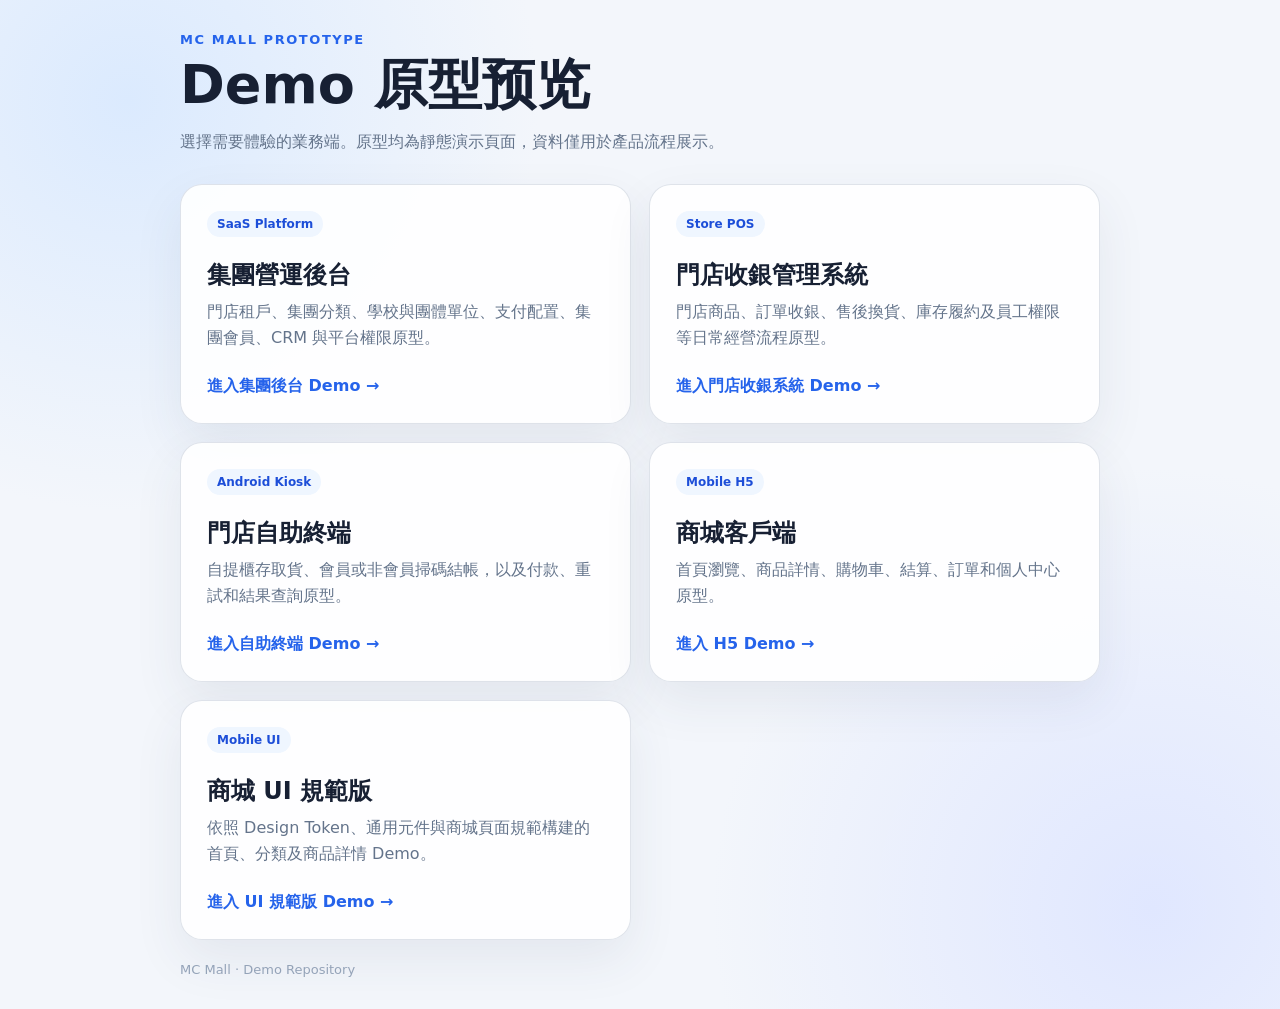
<file: index.html>
<!doctype html>
<html lang="zh-CN">
  <head>
    <meta charset="UTF-8" />
    <meta name="viewport" content="width=device-width, initial-scale=1.0" />
    <title>MC Mall Demo</title>
    <style>
      :root {
        color-scheme: light;
        font-family:
          Inter, "PingFang SC", "Microsoft YaHei", system-ui, -apple-system,
          BlinkMacSystemFont, "Segoe UI", sans-serif;
        color: #172033;
        background: #f3f6fb;
      }

      * {
        box-sizing: border-box;
      }

      body {
        margin: 0;
        min-height: 100vh;
        display: grid;
        place-items: center;
        padding: 32px 20px;
        background:
          radial-gradient(circle at 10% 10%, #dbeafe 0, transparent 28%),
          radial-gradient(circle at 90% 90%, #e0e7ff 0, transparent 30%),
          #f3f6fb;
      }

      main {
        width: min(920px, 100%);
      }

      header {
        margin-bottom: 28px;
      }

      .eyebrow {
        margin: 0 0 8px;
        color: #2563eb;
        font-size: 13px;
        font-weight: 700;
        letter-spacing: 0.12em;
        text-transform: uppercase;
      }

      h1 {
        margin: 0;
        font-size: clamp(32px, 6vw, 54px);
        line-height: 1.1;
      }

      header p:last-child {
        max-width: 660px;
        margin: 14px 0 0;
        color: #64748b;
        font-size: 16px;
        line-height: 1.7;
      }

      .demo-grid {
        display: grid;
        grid-template-columns: repeat(2, minmax(0, 1fr));
        gap: 18px;
      }

      .demo-card {
        display: flex;
        min-height: 240px;
        flex-direction: column;
        padding: 26px;
        border: 1px solid rgba(148, 163, 184, 0.3);
        border-radius: 22px;
        color: inherit;
        background: rgba(255, 255, 255, 0.9);
        box-shadow: 0 20px 50px rgba(51, 65, 85, 0.08);
        text-decoration: none;
        transition:
          transform 160ms ease,
          box-shadow 160ms ease,
          border-color 160ms ease;
      }

      .demo-card:hover {
        transform: translateY(-4px);
        border-color: #93c5fd;
        box-shadow: 0 24px 60px rgba(37, 99, 235, 0.14);
      }

      .badge {
        align-self: flex-start;
        padding: 6px 10px;
        border-radius: 999px;
        color: #1d4ed8;
        background: #eff6ff;
        font-size: 12px;
        font-weight: 700;
      }

      h2 {
        margin: 22px 0 8px;
        font-size: 24px;
      }

      .demo-card p {
        margin: 0;
        color: #64748b;
        line-height: 1.65;
      }

      .open {
        margin-top: auto;
        padding-top: 22px;
        color: #2563eb;
        font-weight: 700;
      }

      footer {
        margin-top: 22px;
        color: #94a3b8;
        font-size: 13px;
      }

      @media (max-width: 680px) {
        .demo-grid {
          grid-template-columns: 1fr;
        }
      }
    </style>
  </head>
  <body>
    <main>
      <header>
        <p class="eyebrow">MC Mall Prototype</p>
        <h1>Demo 原型预览</h1>
        <p>選擇需要體驗的業務端。原型均為靜態演示頁面，資料僅用於產品流程展示。</p>
      </header>

      <section class="demo-grid" aria-label="Demo 列表">
        <a class="demo-card" href="./group-admin-prototype/">
          <span class="badge">SaaS Platform</span>
          <h2>集團營運後台</h2>
          <p>門店租戶、集團分類、學校與團體單位、支付配置、集團會員、CRM 與平台權限原型。</p>
          <span class="open">進入集團後台 Demo →</span>
        </a>

        <a class="demo-card" href="./admin-pc-prototype/">
          <span class="badge">Store POS</span>
          <h2>門店收銀管理系統</h2>
          <p>門店商品、訂單收銀、售後換貨、庫存履約及員工權限等日常經營流程原型。</p>
          <span class="open">進入門店收銀系統 Demo →</span>
        </a>

        <a class="demo-card" href="./android-kiosk-prototype/">
          <span class="badge">Android Kiosk</span>
          <h2>門店自助終端</h2>
          <p>自提櫃存取貨、會員或非會員掃碼結帳，以及付款、重試和結果查詢原型。</p>
          <span class="open">進入自助終端 Demo →</span>
        </a>

        <a class="demo-card" href="./mc-miniapp-prototype/">
          <span class="badge">Mobile H5</span>
          <h2>商城客戶端</h2>
          <p>首頁瀏覽、商品詳情、購物車、結算、訂單和個人中心原型。</p>
          <span class="open">進入 H5 Demo →</span>
        </a>

        <a class="demo-card" href="./mc-mall-ui-demo-spec/demo/">
          <span class="badge">Mobile UI</span>
          <h2>商城 UI 規範版</h2>
          <p>依照 Design Token、通用元件與商城頁面規範構建的首頁、分類及商品詳情 Demo。</p>
          <span class="open">進入 UI 規範版 Demo →</span>
        </a>
      </section>

      <footer>MC Mall · Demo Repository</footer>
    </main>
  </body>
</html>
</file>
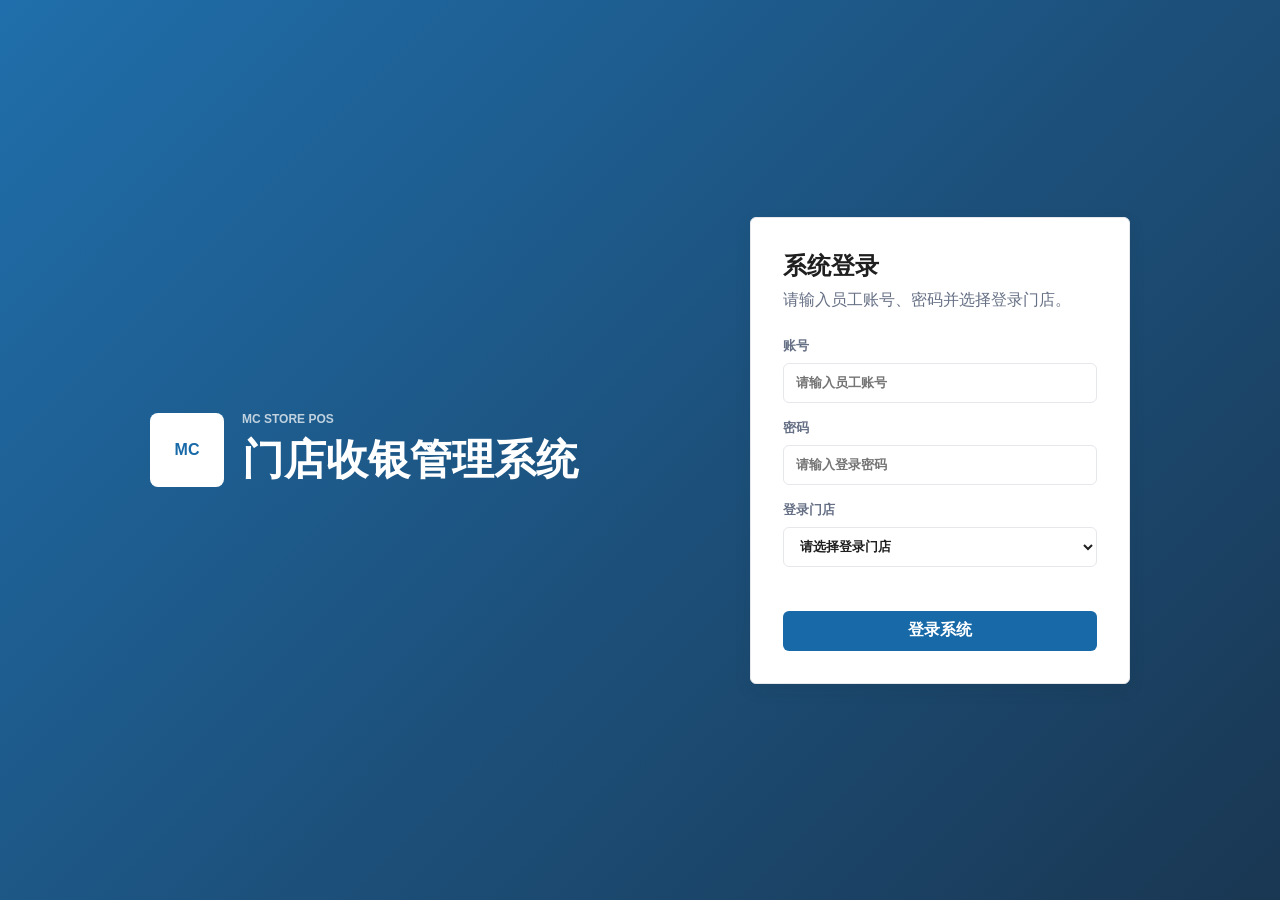
<file: admin-pc-prototype/index.html>
<!doctype html>
<html lang="zh-CN">
  <head>
    <meta charset="UTF-8" />
    <meta name="viewport" content="width=device-width, initial-scale=1.0" />
    <title>MC 门店收银管理系统原型</title>
    <link rel="stylesheet" href="./styles.css" />
  </head>
  <body>
    <main id="loginView" class="login-view">
      <section class="login-shell">
        <div class="login-brand">
          <span class="brand-mark">MC</span>
          <div>
            <p class="eyebrow">MC Store POS</p>
            <h1>门店收银管理系统</h1>
          </div>
        </div>
        <form id="loginForm" class="login-card">
          <div class="form-head">
            <h2>系统登录</h2>
            <p>请输入员工账号、密码并选择登录门店。</p>
          </div>
          <label>
            <span>账号</span>
            <input id="username" type="text" placeholder="请输入员工账号" autocomplete="username" required />
          </label>
          <label>
            <span>密码</span>
            <input id="password" type="password" placeholder="请输入登录密码" autocomplete="current-password" required />
          </label>
          <label>
            <span>登录门店</span>
            <select id="loginStore" aria-label="登录门店" required></select>
          </label>
          <p id="loginError" class="login-error" aria-live="polite"></p>
          <button class="primary-btn" type="submit">登录系统</button>
        </form>
      </section>
    </main>

    <main id="adminView" class="admin-view hidden">
      <aside class="sidebar">
        <div class="side-brand">
          <span class="brand-mark">MC</span>
          <div>
            <strong>MC 门店</strong>
            <small>收银管理系统</small>
          </div>
        </div>
        <nav class="side-nav" aria-label="门店收银管理系统导航">
          <button class="nav-item active" data-page="dashboard">
            <span>⌂</span>
            工作台
          </button>
          <div class="nav-group collapsed" data-nav-group>
            <button class="nav-label" type="button" aria-expanded="false"><span>□</span>商品中心<b>⌄</b></button>
            <button class="nav-item sub-item" data-page="products">
              商品列表
            </button>
            <button class="nav-item sub-item" data-page="inventoryAlerts">
              库存预警
            </button>
          </div>
          <div class="nav-group collapsed hidden" data-nav-group id="discountNav">
            <button class="nav-label" type="button" aria-expanded="false"><span>◇</span>营销中心<b>⌄</b></button>
            <button class="nav-item sub-item" data-page="discounts">折扣活动</button>
          </div>
          <div class="nav-group collapsed" data-nav-group>
            <button class="nav-label" type="button" aria-expanded="false"><span>≡</span>订单中心<b>⌄</b></button>
            <button class="nav-item sub-item" data-page="orders">
              现货订单
            </button>
            <button class="nav-item sub-item" data-page="presaleOrders">
              预售订单
            </button>
            <button class="nav-item sub-item" data-page="afterSales">
              售后订单
            </button>
          </div>
          <div class="nav-group collapsed" data-nav-group>
            <button class="nav-label" type="button" aria-expanded="false"><span>◇</span>CRM 中心<b>⌄</b></button>
            <button class="nav-item sub-item" data-page="customers">
              客户列表
            </button>
            <button class="nav-item sub-item" data-page="opportunities">
              商机列表
            </button>
          </div>
          <div class="nav-group collapsed" data-nav-group>
            <button class="nav-label" type="button" aria-expanded="false"><span>⚙</span>系统设置<b>⌄</b></button>
            <button class="nav-item sub-item" data-page="employeeAccounts">
              员工账号
            </button>
            <button class="nav-item sub-item" data-page="rolePermissions">
              角色权限
            </button>
            <button class="nav-item sub-item" data-page="deliveryConfiguration">
              配送配置
            </button>
          </div>
        </nav>
      </aside>

      <section class="workspace">
        <header class="topbar">
          <div>
            <p class="eyebrow">Store POS Prototype</p>
            <h2 id="pageTitle">工作台</h2>
          </div>
          <div class="top-actions">
            <button class="icon-btn" title="通知" type="button">●</button>
            <label class="store-switcher">
              <span>当前门店</span>
              <select id="activeStoreSelect" aria-label="切换门店"></select>
              <small id="storeSwitchHint" aria-live="polite"></small>
            </label>
            <div class="admin-profile">
              <span>MC</span>
              <div>
                <strong>门店员工</strong>
                <small>员工账号</small>
              </div>
            </div>
            <button id="logoutBtn" class="ghost-btn" type="button">退出</button>
          </div>
        </header>

        <section id="dashboardPage" class="page-panel">
          <section class="dashboard-action-bar">
            <div>
              <p class="eyebrow">Store Service</p>
              <h3>门店售后服务</h3>
              <small>定制类、校服商品到店只换不退；请先查询原订单，再扫码完成库存换入换出。</small>
            </div>
            <button id="openExchangeBtn" class="primary-btn" type="button">换货</button>
          </section>

          <div class="metric-grid">
            <article class="metric-card">
              <p>总销售额</p>
              <strong>MOP 428,650</strong>
              <span class="trend up">较上月 +12.8%</span>
            </article>
            <article class="metric-card">
              <p>总订单数</p>
              <strong>3,286</strong>
              <span class="trend up">今日新增 46</span>
            </article>
            <article class="metric-card">
              <p>总会员数</p>
              <strong>18,920</strong>
              <span class="trend up">本周新增 312</span>
            </article>
            <article class="metric-card warning">
              <p>待发货订单</p>
              <strong>126</strong>
              <span class="trend">需仓库处理</span>
            </article>
            <article class="metric-card danger">
              <p>待处理售后</p>
              <strong>18</strong>
              <span class="trend">换码 11 / 退款 7</span>
            </article>
          </div>

          <div class="dashboard-grid">
            <section class="content-panel chart-panel">
              <div class="panel-head">
                <div>
                  <p class="eyebrow">Sales Trend</p>
                  <h3>最近 30 天销售额</h3>
                </div>
                <div class="segmented">
                  <button class="active" type="button">销售额</button>
                  <button type="button">订单数</button>
                </div>
              </div>
              <div class="chart-wrap">
                <canvas id="salesChart" aria-label="最近 30 天销售额折线图"></canvas>
                <div id="chartTooltip" class="chart-tooltip hidden"></div>
              </div>
            </section>

            <section class="content-panel">
              <div class="panel-head">
                <div>
                  <p class="eyebrow">Todo</p>
                  <h3>今日待办</h3>
                </div>
              </div>
              <ul class="todo-list">
                <li><span class="dot amber"></span>澳门本地配送待发货 82 单</li>
                <li><span class="dot cyan"></span>门店自提待备货 44 单</li>
                <li><span class="dot red"></span>售后待审核 18 单</li>
                <li><button class="todo-link" type="button" data-jump-page="inventoryAlerts"><span class="dot red"></span>库存预警 <span id="inventoryTodoCount">0</span> 个 SKU</button></li>
                <li><span class="dot blue"></span>定制咨询新线索 9 条</li>
              </ul>
            </section>
          </div>
        </section>

        <section id="productsPage" class="page-panel hidden">
          <div class="product-layout product-list-layout">
            <section class="content-panel product-main">
              <div class="panel-head">
                <div>
                  <p class="eyebrow">Product Center</p>
                  <h3>商品列表</h3>
                </div>
                <div class="panel-actions">
                  <button id="openProductBtn" class="primary-btn compact" type="button">新增 SPU</button>
                </div>
              </div>

              <div class="filter-row product-filter-row">
                <label class="search-box">
                  <span>⌕</span>
                  <input id="productSearch" type="search" placeholder="搜索 SPU、SKU 货号、学校／团体单位" />
                </label>
                <select id="categoryFilter" aria-label="类目筛选"></select>
                <select id="unitFilter" aria-label="学校与团体单位筛选"></select>
                <select id="statusFilter" aria-label="状态筛选">
                  <option value="all">全部状态</option>
                  <option value="上架">上架</option>
                  <option value="预售">预售</option>
                  <option value="售罄">售罄</option>
                  <option value="下架">下架</option>
                </select>
              </div>

              <div class="status-tabs" role="tablist" aria-label="商品状态">
                <button class="active" data-status="all" type="button">全部</button>
                <button data-status="上架" type="button">上架</button>
                <button data-status="预售" type="button">预售</button>
                <button data-status="售罄" type="button">售罄</button>
                <button data-status="下架" type="button">下架</button>
              </div>

              <div class="table-wrap">
                <table class="spu-table">
                  <thead>
                    <tr>
                      <th>SPU 商品</th>
                      <th>三级类目</th>
                      <th>学校／团体单位</th>
                      <th>SKU / 货号 / 库存</th>
                      <th>价格</th>
                      <th>状态</th>
                      <th>操作</th>
                    </tr>
                  </thead>
                  <tbody id="productRows"></tbody>
                </table>
              </div>
              <div id="productPagination" class="pagination-bar"></div>
            </section>
          </div>
        </section>



        <section id="inventoryAlertsPage" class="page-panel hidden">
          <section class="content-panel">
            <div class="panel-head">
              <div>
                <p class="eyebrow">Inventory Alert</p>
                <h3>库存预警</h3>
              </div>
            </div>
            <div class="table-wrap">
              <table class="inventory-table">
                <thead>
                  <tr>
                    <th>商品 / SKU</th>
                    <th>唯一货号</th>
                    <th>学校／团体单位</th>
                    <th>库存状态</th>
                    <th>当前库存</th>
                    <th>预警库存</th>
                    <th>操作</th>
                  </tr>
                </thead>
                <tbody id="inventoryAlertRows"></tbody>
              </table>
            </div>
            <div id="inventoryAlertPagination" class="pagination-bar"></div>
          </section>
        </section>


        <section id="discountsPage" class="page-panel hidden">
          <section class="content-panel">
            <div class="panel-head">
              <div>
                <p class="eyebrow">Marketing</p>
                <h3>折扣活动</h3>
                <p class="form-hint">为本店指定商品设置限时折扣，客户结算时自动享受。</p>
              </div>
              <div class="panel-actions">
                <a class="ghost-btn compact discount-preview-link" href="../mc-miniapp-prototype/#view=productListView" target="_blank" rel="noopener">查看商城</a>
                <button id="newDiscountBtn" class="primary-btn compact" type="button">新建活动</button>
              </div>
            </div>
            <div class="filter-row discount-filter">
              <label class="search-box">
                <span>⌕</span>
                <input id="discountSearch" type="search" placeholder="搜索活动名称" aria-label="搜索活动名称" />
              </label>
              <select id="discountStatus" aria-label="活动状态">
                <option value="">全部状态</option>
                <option>草稿</option><option>待开始</option><option>进行中</option><option>已结束</option>
              </select>
            </div>
            <div class="table-wrap">
              <table class="discount-table">
                <thead><tr><th>活动名称</th><th>折扣</th><th>参与商品</th><th>活动时间（澳门）</th><th>免运判定</th><th>状态</th><th>操作</th></tr></thead>
                <tbody id="discountRows"></tbody>
              </table>
            </div>
            <div id="discountPagination" class="pagination-bar"></div>
          </section>
        </section>

        <section id="ordersPage" class="page-panel hidden">
          <div class="order-layout">
            <section class="content-panel order-main">
              <div class="panel-head">
                <div>
                  <p class="eyebrow">Order Center</p>
                  <h3>现货订单</h3>
                </div>
                <div class="panel-actions">
                  <button id="importShipmentsBtn" class="ghost-btn compact" type="button">导入批量发货</button>
                  <button id="exportOrdersBtn" class="ghost-btn compact" type="button">导出订单</button>
                </div>
              </div>

              <div class="metric-grid order-metrics">
                <article class="metric-card">
                  <p>待支付</p>
                  <strong>42</strong>
                  <span class="trend">超时自动关闭</span>
                </article>
                <article class="metric-card warning">
                  <p>待发货</p>
                  <strong>126</strong>
                  <span class="trend">配送订单</span>
                </article>
                <article class="metric-card">
                  <p>待自提</p>
                  <strong>44</strong>
                  <span class="trend">门店备货</span>
                </article>
                <article class="metric-card">
                  <p>已完成</p>
                  <strong>2,861</strong>
                  <span class="trend up">完成率 87%</span>
                </article>
              </div>

              <div class="filter-row order-filter-row">
                <label class="search-box">
                  <span>⌕</span>
                  <input id="orderSearch" type="search" placeholder="搜索订单号、客户、商品、物流单号" />
                </label>
                <select id="orderStatusFilter" aria-label="订单状态筛选">
                  <option value="all">全部履约状态</option>
                  <option value="备货中">备货中</option>
                  <option value="待拣货">待拣货</option>
                  <option value="已拣货">已拣货</option>
                  <option value="待发货">待发货</option>
                  <option value="待签收">待签收</option>
                  <option value="已到自提点">已到自提点</option>
                  <option value="待自提">待自提</option>
                  <option value="已完成">已完成</option>
                </select>
                <select id="orderUnitFilter" aria-label="学校筛选"></select>
                <select id="deliveryFilter" aria-label="配送方式筛选">
                  <option value="all">全部配送方式</option>
                  <option value="澳门本地配送">澳门本地配送</option>
                  <option value="门店自提">门店自提</option>
                </select>
                <select id="paymentFilter" aria-label="支付方式筛选">
                  <option value="all">全部支付方式</option>
                  <option value="Mpay">Mpay</option>
                  <option value="微信支付">微信支付</option>
                  <option value="线下登记">线下登记</option>
                </select>
                <select id="paymentStatusFilter" aria-label="支付状态筛选">
                  <option value="all">全部支付状态</option>
                  <option value="待支付">待支付</option>
                  <option value="已支付">已支付</option>
                  <option value="已退款">已退款</option>
                </select>
                <select id="afterSaleFilter" aria-label="是否售后筛选">
                  <option value="all">是否售后</option>
                  <option value="yes">有售后</option>
                  <option value="no">无售后</option>
                </select>
                <input id="orderDateFilter" type="date" aria-label="下单时间筛选" />
              </div>

              <div class="status-tabs order-tabs" role="tablist" aria-label="订单状态">
                <button class="active" data-order-tab="all" type="button">全部</button>
                <button data-order-tab="待支付" type="button">待支付</button>
                <button data-order-tab="待拣货" type="button">待拣货</button>
                <button data-order-tab="待发货" type="button">待发货</button>
                <button data-order-tab="待自提" type="button">待自提</button>
                <button data-order-tab="待签收" type="button">待签收</button>
                <button data-order-tab="已完成" type="button">已完成</button>
                <button data-order-tab="售后中" type="button">售后中</button>
              </div>

              <div class="table-wrap">
                <table class="order-table">
                  <thead>
                    <tr>
                      <th>订单信息</th>
                      <th>客户 / 学校</th>
                      <th>销售 / 履约</th>
                      <th>商品明细</th>
                      <th>金额 / 支付</th>
                      <th>配送 / 履约</th>
                      <th>售后</th>
                      <th>操作</th>
                    </tr>
                  </thead>
                  <tbody id="orderRows"></tbody>
                </table>
              </div>
              <div id="orderPagination" class="pagination-bar"></div>
            </section>
          </div>
        </section>

        <section id="presaleOrdersPage" class="page-panel hidden">
          <div class="order-layout">
            <section class="content-panel order-main">
              <div class="panel-head">
                <div>
                  <p class="eyebrow">Order Center</p>
                  <h3>预售订单</h3>
                </div>
                <div class="panel-actions">
                  <button id="importPresaleShipmentsBtn" class="ghost-btn compact" type="button">导入批量发货</button>
                  <button id="exportPresaleOrdersBtn" class="ghost-btn compact" type="button">导出订单</button>
                </div>
              </div>

              <div class="metric-grid order-metrics">
                <article class="metric-card">
                  <p>待支付</p>
                  <strong>42</strong>
                  <span class="trend">超时自动关闭</span>
                </article>
                <article class="metric-card warning">
                  <p>待发货</p>
                  <strong>126</strong>
                  <span class="trend">配送订单</span>
                </article>
                <article class="metric-card">
                  <p>待自提</p>
                  <strong>44</strong>
                  <span class="trend">门店备货</span>
                </article>
                <article class="metric-card">
                  <p>已完成</p>
                  <strong>2,861</strong>
                  <span class="trend up">完成率 87%</span>
                </article>
              </div>

              <div class="filter-row order-filter-row">
                <label class="search-box">
                  <span>⌕</span>
                  <input id="presaleOrderSearch" type="search" placeholder="搜索预售订单号、客户、商品、物流单号" />
                </label>
                <select id="presaleOrderStatusFilter" aria-label="订单状态筛选">
                  <option value="all">全部履约状态</option>
                  <option value="待备货">待备货</option>
                  <option value="备货中">备货中</option>
                  <option value="可履约">可履约</option>
                  <option value="待拣货">待拣货</option>
                  <option value="已拣货">已拣货</option>
                  <option value="待发货">待发货</option>
                  <option value="待签收">待签收</option>
                  <option value="已到自提点">已到自提点</option>
                  <option value="待自提">待自提</option>
                  <option value="已完成">已完成</option>
                </select>
                <select id="presaleOrderUnitFilter" aria-label="学校筛选"></select>
                <select id="presaleDeliveryFilter" aria-label="配送方式筛选">
                  <option value="all">全部配送方式</option>
                  <option value="澳门本地配送">澳门本地配送</option>
                  <option value="门店自提">门店自提</option>
                </select>
                <select id="presalePaymentFilter" aria-label="支付方式筛选">
                  <option value="all">全部支付方式</option>
                  <option value="Mpay">Mpay</option>
                  <option value="微信支付">微信支付</option>
                  <option value="线下登记">线下登记</option>
                </select>
                <select id="presalePaymentStatusFilter" aria-label="支付状态筛选">
                  <option value="all">全部支付状态</option>
                  <option value="待支付">待支付</option>
                  <option value="已支付">已支付</option>
                  <option value="已退款">已退款</option>
                </select>
                <select id="presaleAfterSaleFilter" aria-label="是否售后筛选">
                  <option value="all">是否售后</option>
                  <option value="yes">有售后</option>
                  <option value="no">无售后</option>
                </select>
                <input id="presaleOrderDateFilter" type="date" aria-label="下单时间筛选" />
              </div>

              <div class="status-tabs order-tabs" role="tablist" aria-label="订单状态">
                <button class="active" data-presale-order-tab="all" type="button">全部</button>
                <button data-presale-order-tab="待支付" type="button">待支付</button>
                <button data-presale-order-tab="待备货" type="button">待备货</button>
                <button data-presale-order-tab="备货中" type="button">备货中</button>
                <button data-presale-order-tab="可履约" type="button">可履约</button>
                <button data-presale-order-tab="待拣货" type="button">待拣货</button>
                <button data-presale-order-tab="待发货" type="button">待发货</button>
                <button data-presale-order-tab="待自提" type="button">待自提</button>
                <button data-presale-order-tab="待签收" type="button">待签收</button>
                <button data-presale-order-tab="已完成" type="button">已完成</button>
                <button data-presale-order-tab="售后中" type="button">售后中</button>
              </div>

              <div class="table-wrap">
                <table class="order-table">
                  <thead>
                    <tr>
                      <th>订单信息</th>
                      <th>客户 / 学校</th>
                      <th>销售 / 履约</th>
                      <th>商品明细</th>
                      <th>金额 / 支付</th>
                      <th>配送 / 履约</th>
                      <th>售后</th>
                      <th>操作</th>
                    </tr>
                  </thead>
                  <tbody id="presaleOrderRows"></tbody>
                </table>
              </div>
              <div id="presaleOrderPagination" class="pagination-bar"></div>
            </section>
          </div>
        </section>

        <section id="afterSalesPage" class="page-panel hidden">
          <div class="order-layout">
            <section class="content-panel order-main">
              <div class="panel-head">
                <div>
                  <p class="eyebrow">After-Sales Center</p>
                  <h3>售后订单</h3>
                </div>
              </div>

              <div class="metric-grid aftersale-metrics">
                <article class="metric-card danger">
                  <p>待审核</p>
                  <strong>18</strong>
                  <span class="trend">需客服判断</span>
                </article>
                <article class="metric-card warning">
                  <p>处理中</p>
                  <strong>26</strong>
                  <span class="trend">换码与退款</span>
                </article>
                <article class="metric-card">
                  <p>已完成</p>
                  <strong>184</strong>
                  <span class="trend up">本月累计</span>
                </article>
              </div>

              <div class="filter-row aftersale-filter-row">
                <label class="search-box">
                  <span>⌕</span>
                  <input id="afterSaleSearch" type="search" placeholder="搜索售后单号、订单号、客户、商品" />
                </label>
                <select id="afterSaleTypeFilter" aria-label="售后类型筛选">
                  <option value="all">全部类型</option>
                  <option value="门店换货">门店换货</option>
                  <option value="换码">换码</option>
                  <option value="退货">退货</option>
                  <option value="退款">退款</option>
                  <option value="其他问题">其他问题</option>
                </select>
                <select id="afterSaleStatusFilter" aria-label="售后状态筛选">
                  <option value="all">全部状态</option>
                  <option value="售后发起">售后发起</option>
                  <option value="已受理">已受理</option>
                  <option value="处理中">处理中</option>
                  <option value="已拒绝">已拒绝</option>
                  <option value="已完成">已完成</option>
                </select>
              </div>

              <div class="table-wrap">
                <table class="aftersale-table">
                  <thead>
                    <tr>
                      <th>售后申请</th>
                      <th>客户 / 订单</th>
                      <th>商品与规格</th>
                      <th>原因 / 凭证</th>
                      <th>状态</th>
                      <th>操作</th>
                    </tr>
                  </thead>
                  <tbody id="afterSaleRows"></tbody>
                </table>
              </div>
              <div id="afterSalePagination" class="pagination-bar"></div>
            </section>
          </div>
        </section>

        <section id="customersPage" class="page-panel hidden">
          <div class="crm-layout">
            <section class="content-panel crm-main">
              <div class="panel-head">
                <div>
                  <p class="eyebrow">CRM Center</p>
                  <h3>客户列表</h3>
                </div>
                <div class="panel-actions">
                  <button id="exportCustomersBtn" class="ghost-btn compact" type="button">导出客户</button>
                </div>
              </div>

              <div class="metric-grid crm-metrics">
                <article class="metric-card">
                  <p>客户总数</p>
                  <strong>18,920</strong>
                  <span class="trend up">本周新增 312</span>
                </article>
                <article class="metric-card">
                  <p>商城客户</p>
                  <strong>15,860</strong>
                  <span class="trend">小程序 / H5</span>
                </article>
                <article class="metric-card warning">
                  <p>咨询客户</p>
                  <strong>2,184</strong>
                  <span class="trend">待业务沉淀</span>
                </article>
                <article class="metric-card">
                  <p>成交客户</p>
                  <strong>3,286</strong>
                  <span class="trend up">来自订单</span>
                </article>
              </div>

              <div class="filter-row crm-filter-row">
                <label class="search-box">
                  <span>⌕</span>
                  <input id="customerSearch" type="search" placeholder="搜索客户姓名、电话、学校、负责人" />
                </label>
                <select id="customerTypeFilter" aria-label="客户类型筛选">
                  <option value="all">全部客户类型</option>
                  <option value="商城客户">商城客户</option>
                  <option value="咨询客户">咨询客户</option>
                  <option value="成交客户">成交客户</option>
                </select>
                <select id="customerSourceFilter" aria-label="客户来源筛选">
                  <option value="all">全部来源</option>
                  <option value="小程序">小程序</option>
                  <option value="H5">H5</option>
                  <option value="学校入口">学校入口</option>
                  <option value="定制咨询">定制咨询</option>
                  <option value="客服转入">客服转入</option>
                </select>
                <select id="customerOwnerFilter" aria-label="负责人筛选"></select>
              </div>

              <div class="table-wrap">
                <table class="crm-table">
                  <thead>
                    <tr>
                      <th>客户资料</th>
                      <th>联系方式</th>
                      <th>来源 / 标签</th>
                      <th>学校 / 单位</th>
                      <th>订单 / 售后</th>
                      <th>操作</th>
                    </tr>
                  </thead>
                  <tbody id="customerRows"></tbody>
                </table>
              </div>
              <div id="customerPagination" class="pagination-bar"></div>
            </section>
          </div>
        </section>

        <section id="opportunitiesPage" class="page-panel hidden">
          <div class="crm-layout">
            <section class="content-panel crm-main">
              <div class="panel-head">
                <div>
                  <p class="eyebrow">CRM Center</p>
                  <h3>商机列表</h3>
                </div>
                <div class="panel-actions">
                  <button id="openOpportunityCreateBtn" class="primary-btn compact" type="button">录入商机</button>
                  <button id="exportOpportunitiesBtn" class="ghost-btn compact" type="button">导出商机</button>
                </div>
              </div>

              <div class="metric-grid crm-metrics">
                <article class="metric-card danger">
                  <p>新线索</p>
                  <strong>9</strong>
                  <span class="trend">今日待分配</span>
                </article>
                <article class="metric-card warning">
                  <p>待联系</p>
                  <strong>24</strong>
                  <span class="trend">需销售跟进</span>
                </article>
                <article class="metric-card">
                  <p>已报价</p>
                  <strong>18</strong>
                  <span class="trend">等待反馈</span>
                </article>
                <article class="metric-card">
                  <p>已成交</p>
                  <strong>36</strong>
                  <span class="trend up">本月累计</span>
                </article>
              </div>

              <div class="filter-row crm-filter-row">
                <label class="search-box">
                  <span>⌕</span>
                  <input id="opportunitySearch" type="search" placeholder="搜索商机、客户、需求、负责人" />
                </label>
                <select id="opportunityTypeFilter" aria-label="需求类型筛选">
                  <option value="all">全部需求类型</option>
                  <option value="定制咨询">定制咨询</option>
                  <option value="团购咨询">团购咨询</option>
                  <option value="学校合作咨询">学校合作咨询</option>
                </select>
                <select id="opportunityStatusFilter" aria-label="商机状态筛选">
                  <option value="all">全部商机状态</option>
                  <option value="新线索">新线索</option>
                  <option value="待联系">待联系</option>
                  <option value="已联系">已联系</option>
                  <option value="资料待补充">资料待补充</option>
                  <option value="已报价">已报价</option>
                  <option value="已成交">已成交</option>
                  <option value="无效">无效</option>
                </select>
                <select id="opportunityOwnerFilter" aria-label="负责人筛选"></select>
              </div>

              <div class="status-tabs crm-tabs" role="tablist" aria-label="商机状态">
                <button class="active" data-opportunity-tab="all" type="button">全部</button>
                <button data-opportunity-tab="新线索" type="button">新线索</button>
                <button data-opportunity-tab="待联系" type="button">待联系</button>
                <button data-opportunity-tab="已联系" type="button">已联系</button>
                <button data-opportunity-tab="资料待补充" type="button">资料待补充</button>
                <button data-opportunity-tab="已报价" type="button">已报价</button>
                <button data-opportunity-tab="已成交" type="button">已成交</button>
                <button data-opportunity-tab="无效" type="button">无效</button>
              </div>

              <div class="table-wrap">
                <table class="crm-table opportunity-table">
                  <thead>
                    <tr>
                      <th>商机信息</th>
                      <th>客户</th>
                      <th>需求</th>
                      <th>数量 / 预算</th>
                      <th>交期</th>
                      <th>状态</th>
                      <th>负责人</th>
                      <th>最近跟进</th>
                      <th>操作</th>
                    </tr>
                  </thead>
                  <tbody id="opportunityRows"></tbody>
                </table>
              </div>
              <div id="opportunityPagination" class="pagination-bar"></div>
            </section>
          </div>
        </section>

        <section id="employeeAccountsPage" class="page-panel hidden">
          <div class="system-layout">
            <section class="content-panel system-main">
              <div class="panel-head">
                <div>
                  <p class="eyebrow">System Settings</p>
                  <h3>员工账号</h3>
                </div>
                <div class="panel-actions">
                  <button id="openEmployeeCreateBtn" class="primary-btn compact" type="button">新增员工</button>
                </div>
              </div>

              <div class="metric-grid system-metrics">
            <article class="metric-card">
              <p>员工账号</p>
              <strong id="employeeTotalMetric">0</strong>
              <span class="trend">门店系统登录账号</span>
            </article>
            <article class="metric-card">
              <p>启用账号</p>
              <strong id="employeeEnabledMetric">0</strong>
              <span class="trend up">可分配客户负责人</span>
            </article>
            <article class="metric-card warning">
              <p>停用账号</p>
              <strong id="employeeDisabledMetric">0</strong>
              <span class="trend">不可登录门店系统</span>
            </article>
            <article class="metric-card">
              <p>角色数</p>
              <strong id="employeeRoleMetric">0</strong>
              <span class="trend">按岗位授权</span>
            </article>
          </div>

          <div class="filter-row system-filter-row">
            <label class="search-box">
              <span>⌕</span>
              <input id="employeeSearch" type="search" placeholder="搜索员工姓名、账号名、角色、门店" />
            </label>
            <select id="employeeRoleFilter" aria-label="员工角色筛选"></select>
            <select id="employeeStatusFilter" aria-label="员工状态筛选">
              <option value="all">全部状态</option>
              <option value="启用">启用</option>
              <option value="停用">停用</option>
            </select>
          </div>

              <div class="table-wrap">
                <table class="system-table employee-table">
                  <thead>
                    <tr>
                      <th>账号名</th>
                      <th>员工姓名</th>
                      <th>角色</th>
                      <th>可登录门店</th>
                      <th>状态</th>
                      <th>最近登录</th>
                      <th>操作</th>
                    </tr>
                  </thead>
                  <tbody id="employeeRows"></tbody>
                </table>
              </div>
              <div id="employeePagination" class="pagination-bar"></div>
            </section>
          </div>
        </section>

        <section id="rolePermissionsPage" class="page-panel hidden">
          <div class="system-layout">
            <section class="content-panel system-main">
              <div class="panel-head">
                <div>
                  <p class="eyebrow">System Settings</p>
                  <h3>角色权限</h3>
                </div>
                <div class="panel-actions">
                  <button id="openRoleCreateBtn" class="primary-btn compact" type="button">新增角色</button>
                </div>
              </div>

              <div class="filter-row system-filter-row">
                <label class="search-box">
                  <span>⌕</span>
                  <input id="roleSearch" type="search" placeholder="搜索角色名称、页面、接口" />
                </label>
                <select id="roleStatusFilter" aria-label="角色状态筛选">
                  <option value="all">全部状态</option>
                  <option value="启用">启用</option>
                  <option value="禁用">禁用</option>
                </select>
              </div>

              <div class="table-wrap">
                <table class="system-table role-table">
                  <thead>
                    <tr>
                      <th>角色名称</th>
                      <th>状态</th>
                      <th>页面权限</th>
                      <th>接口权限</th>
                      <th>员工数</th>
                      <th>操作</th>
                    </tr>
                  </thead>
                  <tbody id="roleRows"></tbody>
                </table>
              </div>
              <div id="rolePagination" class="pagination-bar"></div>
            </section>
          </div>
        </section>

        <section id="deliveryConfigurationPage" class="page-panel hidden">
          <div class="system-layout">
            <section class="content-panel system-main">
              <div class="panel-head">
                <div>
                  <p class="eyebrow">System Settings</p>
                  <h3>配送配置</h3>
                </div>
                <div class="panel-actions">
                  <button id="openHivePickupCreateBtn" class="primary-btn compact" type="button">新增窝蜂自提点</button>
                </div>
              </div>

              <div class="metric-grid pickup-metrics">
                <article class="metric-card">
                  <p>门店自提点</p>
                  <strong id="storePickupMetric">0</strong>
                  <span class="trend">集团统一下发</span>
                </article>
                <article class="metric-card">
                  <p>启用窝蜂点</p>
                  <strong id="hivePickupEnabledMetric">0</strong>
                  <span class="trend up">客户下单可选</span>
                </article>
                <article class="metric-card">
                  <p>停用窝蜂点</p>
                  <strong id="hivePickupDisabledMetric">0</strong>
                  <span class="trend">不在下单端展示</span>
                </article>
                <article class="metric-card">
                  <p>可选自提点</p>
                  <strong id="checkoutPickupMetric">0</strong>
                  <span class="trend up">门店 + 窝蜂驿站</span>
                </article>
              </div>

              <form id="deliveryFeeForm" class="delivery-fee-section">
                <div class="delivery-fee-heading">
                  <strong>配送费用设置</strong>
                  <small>门店自提固定免配送费</small>
                </div>
                <div class="delivery-fee-matrix">
                  <div class="delivery-fee-header"><span>履约方式</span><span>基础配送费</span><span>满额免配送费</span></div>
                  <div class="delivery-fee-row">
                    <strong>窝蜂驿站自提</strong>
                    <label aria-label="窝蜂驿站自提基础配送费"><div class="money-input"><b>MOP</b><input id="hivePickupBaseFee" type="number" min="0" step="1" value="15" /></div></label>
                    <label aria-label="窝蜂驿站自提满额免配送费"><div class="money-input"><b>MOP</b><input id="hivePickupFreeThreshold" type="number" min="0" step="1" value="200" /></div></label>
                  </div>
                  <div class="delivery-fee-row">
                    <strong>速递配送</strong>
                    <label aria-label="速递配送基础配送费"><div class="money-input"><b>MOP</b><input id="courierBaseFee" type="number" min="0" step="1" value="15" /></div></label>
                    <label aria-label="速递配送满额免配送费"><div class="money-input"><b>MOP</b><input id="courierFreeThreshold" type="number" min="0" step="1" value="200" /></div></label>
                  </div>
                </div>
                <div class="delivery-fee-actions">
                  <button class="primary-btn compact" type="submit">保存费用设置</button>
                  <span id="deliveryFeeHint" class="form-hint">两种履约方式的配送费分别计算，互不联动。</span>
                </div>
              </form>

              <div class="filter-row delivery-filter-row">
                <label class="search-box">
                  <span>⌕</span>
                  <input id="hivePickupSearch" type="search" placeholder="搜索窝蜂自提点名称、地址、联系电话" />
                </label>
                <select id="hivePickupStatusFilter" aria-label="窝蜂自提点状态筛选">
                  <option value="all">全部状态</option>
                  <option value="启用">启用</option>
                  <option value="停用">停用</option>
                </select>
              </div>

              <div class="table-wrap">
                <table class="system-table pickup-table">
                  <thead>
                    <tr>
                      <th>窝蜂自提点</th>
                      <th>门头图片</th>
                      <th>地址</th>
                      <th>联系电话</th>
                      <th>营业时间</th>
                      <th>状态</th>
                      <th>操作</th>
                    </tr>
                  </thead>
                  <tbody id="hivePickupRows"></tbody>
                </table>
              </div>
              <div id="hivePickupPagination" class="pagination-bar"></div>
            </section>
          </div>
        </section>
      </section>
    </main>

    <dialog id="systemDialog" class="detail-dialog">
      <div class="drawer-head">
        <div>
          <p id="systemDialogEyebrow" class="eyebrow">System Detail</p>
          <h3 id="systemDialogTitle">系统设置详情</h3>
        </div>
        <button id="closeSystemDialogBtn" class="icon-btn" title="关闭" type="button">×</button>
      </div>
      <div id="systemDetail" class="detail-stack"></div>
    </dialog>

    <dialog id="employeeEditDialog" class="manage-dialog edit-dialog">
      <div class="drawer-head">
        <div>
          <p class="eyebrow">Employee Form</p>
          <h3>新增员工账号</h3>
        </div>
        <button id="closeEmployeeDialogBtn" class="icon-btn" type="button">×</button>
      </div>
      <form class="manage-form dialog-form">
        <div class="form-grid">
          <label>
            <span>账号名</span>
            <input id="employeeUsername" type="text" placeholder="例如 he.sales" />
          </label>
          <label>
            <span>员工姓名</span>
            <input id="employeeName" type="text" placeholder="例如 何销售" />
          </label>
        </div>
        <label>
          <span>角色</span>
          <select id="employeeRole"></select>
        </label>
        <fieldset class="store-access-field">
          <legend>可登录门店 <small>可多选</small></legend>
          <div id="employeeStoreChoices" class="store-access-grid"></div>
          <small class="field-help">账号登录时只能选择已授权门店，登录后可在右上角切换。</small>
        </fieldset>
        <label>
          <span>初始密码</span>
          <input id="employeeInitialPassword" type="password" placeholder="由管理员创建账号时录入" />
        </label>
        <p id="employeeFormHint" class="form-hint">请为账号分配至少一家可登录门店；登录后可在已授权门店之间切换。</p>
        <div class="dialog-actions split-actions">
          <button id="saveEmployeeBtn" class="primary-btn compact" type="button">确认新增</button>
          <button id="cancelEmployeeBtn" class="ghost-btn" type="button">取消</button>
        </div>
      </form>
    </dialog>

    <dialog id="roleEditDialog" class="role-dialog">
      <div class="drawer-head">
        <div>
          <p class="eyebrow">Role Permission</p>
          <h3 id="roleDialogTitle">角色权限管理</h3>
        </div>
        <button id="closeRoleDialogBtn" class="icon-btn" type="button">×</button>
      </div>
      <form class="role-form">
        <input id="roleId" type="hidden" />
        <div class="role-basic-row">
          <label>
            <span>角色名称</span>
            <input id="roleName" type="text" />
          </label>
          <fieldset class="radio-line">
            <legend>状态</legend>
            <label><input type="radio" name="roleStatus" value="启用" /> 启用</label>
            <label><input type="radio" name="roleStatus" value="禁用" /> 禁用</label>
          </fieldset>
        </div>
        <section class="permission-section">
          <div class="permission-title">分配权限</div>
          <div id="permissionMatrix" class="permission-matrix"></div>
        </section>
        <p id="roleFormHint" class="form-hint">勾选页面后可继续勾选该页面对应接口权限。</p>
        <div class="dialog-actions modal-actions">
          <button id="cancelRoleBtn" class="ghost-btn compact" type="button">取消</button>
          <button id="saveRoleBtn" class="primary-btn compact" type="button">确定</button>
        </div>
      </form>
    </dialog>

    <dialog id="hivePickupEditDialog" class="manage-dialog edit-dialog">
      <div class="drawer-head">
        <div>
          <p class="eyebrow">Hive Pickup Form</p>
          <h3 id="hivePickupDialogTitle">新增窝蜂自提点</h3>
        </div>
        <button id="closeHivePickupDialogBtn" class="icon-btn" title="关闭" type="button">×</button>
      </div>
      <form id="hivePickupForm" class="manage-form dialog-form">
        <label>
          <span>自提点名称</span>
          <input id="hivePickupName" type="text" placeholder="请输入窝蜂自提点名称" />
        </label>
        <label>
          <span>地址</span>
          <textarea id="hivePickupAddress" rows="3" placeholder="请输入自提点详细地址"></textarea>
        </label>
        <div class="form-grid">
          <label>
            <span>联系电话</span>
            <input id="hivePickupPhone" type="tel" placeholder="请输入自提点联系电话" />
          </label>
          <label>
            <span>营业时间</span>
            <input id="hivePickupBusinessHours" type="text" placeholder="例如 10:00-20:00" />
          </label>
        </div>
        <p id="hivePickupFormHint" class="form-hint">新增后默认启用，并出现在客户下单的自提点选项中。</p>
        <div class="dialog-actions split-actions">
          <button class="primary-btn compact" type="submit">确认保存</button>
          <button id="cancelHivePickupBtn" class="ghost-btn" type="button">取消</button>
        </div>
      </form>
    </dialog>

    <dialog id="crmDialog" class="detail-dialog">
      <div class="drawer-head">
        <div>
          <p id="crmDialogEyebrow" class="eyebrow">CRM Detail</p>
          <h3 id="crmDialogTitle">CRM 详情</h3>
        </div>
        <button id="closeCrmDialogBtn" class="icon-btn" title="关闭" type="button">×</button>
      </div>
      <div id="crmDetail" class="detail-stack"></div>
    </dialog>

    <dialog id="opportunityCreateDialog" class="manage-dialog opportunity-create-dialog">
      <div class="drawer-head">
        <div>
          <p class="eyebrow">Opportunity Form</p>
          <h3>录入商机信息</h3>
        </div>
        <button id="closeOpportunityCreateBtn" class="icon-btn" title="关闭" type="button">×</button>
      </div>
      <form id="opportunityCreateForm" class="manage-form dialog-form">
        <div class="form-grid">
          <label>
            <span>商机名称 *</span>
            <input id="opportunityTitle" type="text" maxlength="60" placeholder="例如：秋季训练服补单" required />
          </label>
          <label>
            <span>关联客户 *</span>
            <select id="opportunityCustomer" required></select>
          </label>
        </div>
        <div class="form-grid">
          <label>
            <span>需求类型 *</span>
            <select id="opportunityType" required>
              <option value="定制咨询">定制咨询</option>
              <option value="团购咨询">团购咨询</option>
              <option value="学校合作咨询">学校合作咨询</option>
            </select>
          </label>
          <label>
            <span>商机来源 *</span>
            <select id="opportunitySource" required>
              <option value="手动录入">手动录入</option>
              <option value="客服转入">客服转入</option>
              <option value="门店咨询">门店咨询</option>
              <option value="电话咨询">电话咨询</option>
              <option value="WhatsApp">WhatsApp</option>
            </select>
          </label>
        </div>
        <label>
          <span>需求说明 *</span>
          <textarea id="opportunityNeed" maxlength="300" placeholder="填写商品、款式、印制或合作需求" required></textarea>
        </label>
        <div class="form-grid">
          <label>
            <span>预计数量 *</span>
            <input id="opportunityQuantity" type="text" maxlength="30" placeholder="例如：80-120 件" required />
          </label>
          <label>
            <span>预算 *</span>
            <input id="opportunityBudget" type="text" maxlength="30" placeholder="例如：MOP 18,000 / 待确认" required />
          </label>
        </div>
        <div class="form-grid">
          <label>
            <span>期望交期 *</span>
            <input id="opportunityDueDate" type="date" required />
          </label>
          <label>
            <span>负责人</span>
            <select id="opportunityOwner"></select>
          </label>
        </div>
        <label>
          <span>首次跟进记录</span>
          <textarea id="opportunityFirstFollow" maxlength="200" placeholder="可填写已沟通事项或下一步计划"></textarea>
        </label>
        <p id="opportunityFormHint" class="form-hint">新建商机默认进入“新线索”，保存后可在商机详情中继续跟进。</p>
        <div class="dialog-actions split-actions">
          <button class="primary-btn compact" type="submit">确认录入</button>
          <button id="cancelOpportunityCreateBtn" class="ghost-btn" type="button">取消</button>
        </div>
      </form>
    </dialog>

    <dialog id="orderDialog" class="detail-dialog order-detail-dialog">
      <div class="drawer-head">
        <div>
          <p class="eyebrow">Order Detail</p>
          <h3 id="orderDialogTitle">订单详情</h3>
        </div>
        <button id="closeOrderDialogBtn" class="icon-btn" title="关闭" type="button">×</button>
      </div>
      <div id="orderDetail" class="detail-stack"></div>
    </dialog>

    <dialog id="afterSaleDialog" class="detail-dialog">
      <div class="drawer-head">
        <div>
          <p class="eyebrow">After-Sales Review</p>
          <h3 id="afterSaleDialogTitle">售后审核</h3>
        </div>
        <button id="closeAfterSaleDialogBtn" class="icon-btn" title="关闭" type="button">×</button>
      </div>
      <div id="afterSaleDetail" class="detail-stack"></div>
    </dialog>

    <dialog id="exchangeDialog" class="manage-dialog exchange-dialog">
      <div class="drawer-head">
        <div>
          <p class="eyebrow">In-store Exchange</p>
          <h3 id="exchangeDialogTitle">录入门店换货</h3>
        </div>
        <button id="closeExchangeDialogBtn" class="icon-btn" title="关闭" type="button">×</button>
      </div>
      <div class="exchange-steps" aria-label="换货录入步骤">
        <span data-exchange-step-indicator="1" class="active"><b>1</b> 查询原订单</span>
        <i></i>
        <span data-exchange-step-indicator="2"><b>2</b> 扫描货品条码</span>
        <i></i>
        <span data-exchange-step-indicator="3"><b>3</b> 确认换货</span>
      </div>

      <section id="exchangeSearchStep" class="exchange-step-panel">
        <div class="exchange-policy-note">
          <strong>门店换货规则</strong>
          <span>定制类、校服商品仅支持换货，不在此流程办理退货退款。线上售后申请仍在“售后订单”中独立处理。</span>
        </div>
        <div class="exchange-search-row">
          <label class="search-box">
            <span>⌕</span>
            <input id="exchangeOrderSearch" type="search" placeholder="输入货品条码、手机号或收货人姓名" />
          </label>
          <button id="queryExchangeOrdersBtn" class="primary-btn compact" type="button">查询</button>
        </div>
        <p id="exchangeSearchHint" class="form-hint">可输入示例：6901001001012、6688 1226 或 梁太。</p>
        <div id="exchangeOrderResults" class="exchange-order-results"></div>
        <div class="dialog-actions split-actions">
          <button id="confirmExchangeOrderBtn" class="primary-btn compact" type="button" disabled>确认换货</button>
          <button id="cancelExchangeBtn" class="ghost-btn" type="button">取消</button>
        </div>
      </section>

      <section id="exchangeBarcodeStep" class="exchange-step-panel hidden">
        <div id="exchangeSelectedOrderSummary" class="confirm-summary"></div>
        <div class="exchange-barcode-grid">
          <label>
            <span>退回货品条码</span>
            <input id="exchangeReturnBarcode" inputmode="numeric" autocomplete="off" placeholder="扫描或输入客户退回货品条码" />
            <small>必须属于所选原订单中的货品。</small>
          </label>
          <label>
            <span>重新出库货品条码</span>
            <input id="exchangeOutboundBarcode" inputmode="numeric" autocomplete="off" placeholder="扫描或输入重新出库货品条码" />
            <small>需为同款可换货 SKU，且当前库存充足。</small>
          </label>
        </div>
        <p id="exchangeBarcodeHint" class="form-hint">录入两个条码后核对库存变化。</p>
        <div class="dialog-actions split-actions">
          <button id="reviewExchangeBtn" class="primary-btn compact" type="button">核对换货</button>
          <button id="backToExchangeSearchBtn" class="ghost-btn" type="button">返回选单</button>
        </div>
      </section>

      <section id="exchangeConfirmStep" class="exchange-step-panel hidden">
        <div id="exchangeConfirmSummary" class="exchange-confirm-summary"></div>
        <label class="check-line exchange-confirm-check">
          <input id="exchangeConfirmCheck" type="checkbox" />
          已核对客户、原订单及两件实物条码，确认现场完成换货
        </label>
        <p id="exchangeConfirmHint" class="form-hint">最终确认后将自动更新两个 SKU 的库存，并生成已完成售后单。</p>
        <div class="dialog-actions split-actions">
          <button id="completeExchangeBtn" class="primary-btn compact" type="button">最后确认，完成换货</button>
          <button id="backToExchangeBarcodeBtn" class="ghost-btn" type="button">返回修改条码</button>
        </div>
      </section>

      <section id="exchangeSuccessStep" class="exchange-step-panel hidden">
        <div class="exchange-success-mark">✓</div>
        <h3>换货已完成</h3>
        <p id="exchangeSuccessText"></p>
        <div class="dialog-actions exchange-success-actions">
          <button id="viewCreatedAfterSaleBtn" class="primary-btn compact" type="button">查看售后单</button>
          <button id="finishExchangeBtn" class="ghost-btn" type="button">返回工作台</button>
        </div>
      </section>
    </dialog>


    <dialog id="restockDialog" class="manage-dialog edit-dialog">
      <div class="drawer-head">
        <div>
          <p class="eyebrow">Inventory Restock</p>
          <h3>补库存</h3>
        </div>
        <button id="closeRestockDialogBtn" class="icon-btn" type="button">×</button>
      </div>
      <form class="manage-form dialog-form">
        <input id="restockProductId" type="hidden" />
        <input id="restockSkuId" type="hidden" />
        <div id="restockSummary" class="confirm-summary"></div>
        <label>
          <span>补充库存</span>
          <input id="restockAmount" type="number" min="1" value="1" />
        </label>
        <p class="form-hint">最终库存 = 当前库存 + 补充库存。</p>
        <div class="dialog-actions split-actions">
          <button id="confirmRestockBtn" class="primary-btn compact" type="button">确认补库存</button>
          <button id="cancelRestockBtn" class="ghost-btn" type="button">取消</button>
        </div>
      </form>
    </dialog>

    <dialog id="shelveOffDialog" class="manage-dialog edit-dialog">
      <div class="drawer-head">
        <div>
          <p class="eyebrow">Shelve Off</p>
          <h3>确认下架</h3>
        </div>
        <button id="closeShelveOffDialogBtn" class="icon-btn" type="button">×</button>
      </div>
      <form class="manage-form dialog-form">
        <input id="shelveOffProductId" type="hidden" />
        <div id="shelveOffSummary" class="confirm-summary"></div>
        <p class="form-hint">确认后该 SPU 将下架，并从当前库存预警列表中移除。</p>
        <div class="dialog-actions split-actions">
          <button id="confirmShelveOffBtn" class="primary-btn compact danger-btn" type="button">确认下架</button>
          <button id="cancelShelveOffBtn" class="ghost-btn" type="button">取消</button>
        </div>
      </form>
    </dialog>


    <dialog id="productDialog" class="spu-dialog">
      <div class="drawer-head">
        <div>
          <p class="eyebrow">SPU Detail</p>
          <h3 id="drawerTitle">新增 SPU</h3>
        </div>
        <button id="closeDrawerBtn" class="icon-btn" title="关闭" type="button">×</button>
      </div>
      <div class="spu-tabs" role="tablist" aria-label="SPU 商品详情">
        <button class="active" data-spu-tab="base" type="button">基础信息</button>
        <button data-spu-tab="media" type="button">商品图文</button>
      </div>
      <form class="drawer-form">
        <section id="baseTabPanel" class="spu-tab-panel active">
          <div class="spu-form-grid">
            <section class="form-section">
              <div class="mini-head"><strong>基础信息</strong></div>
              <label>
                <span>SPU 名称</span>
                <input id="formName" type="text" value="圣若瑟校服短袖衬衫" />
              </label>
              <label>
                <span>SPU 编码</span>
                <input id="formSpuCode" type="text" value="SPU-SJS-SHIRT-001" />
              </label>
              <div class="form-grid">
                <label>
                  <span>三级类目（集团配置）</span>
                  <select id="formCategory"></select>
                </label>
                <label>
                  <span>商品状态</span>
                  <select id="formStatus">
                    <option>上架</option>
                    <option>预售</option>
                    <option>售罄</option>
                    <option>下架</option>
                  </select>
                </label>
              </div>
              <fieldset class="unit-multi-field">
                <legend>学校／团体单位 <small>由集团配置，可多选</small></legend>
                <div class="unit-multi-head">
                  <span>从集团统一维护的学校与团体单位中选择</span>
                  <strong id="formUnitsCount">已选 0 个</strong>
                </div>
                <div id="formUnits" class="unit-checkbox-grid"></div>
                <small class="field-help">通用类商品可同时关联多个学校、球队或其他单位。</small>
              </fieldset>
            </section>

            <section class="form-section">
              <div class="mini-head">
                <strong>预售设置与 SKU 设置</strong>
                <button id="addSkuBtn" class="ghost-btn tiny" type="button">添加 SKU</button>
              </div>
              <section class="presale-box compact-presale">
                <label class="check-line"><input id="formPresale" type="checkbox" /> 开启预售</label>
                <input id="formArrivalDate" type="date" value="2026-08-15" aria-label="预计到货时间" />
                <textarea id="formPresaleNote">预计 8 月中旬到货，按付款顺序发货。</textarea>
              </section>
              <section class="sku-editor">
                <div class="sku-editor-head">
                  <span>规格名称</span>
                  <span>唯一货号</span>
                  <span>价格</span>
                  <span>库存</span>
                  <span>预警</span>
                  <span>可售</span>
                </div>
                <div id="skuEditorRows" class="sku-editor-rows"></div>
              </section>
            </section>
          </div>
        </section>

        <section id="mediaTabPanel" class="spu-tab-panel">
          <section class="form-section media-section">
            <div class="mini-head">
              <strong>商品主图</strong>
              <span class="form-hint">最多 5 张，第一张默认作为客户端主图</span>
            </div>
            <div id="mainImageRows" class="image-upload-grid"></div>
          </section>
          <section class="form-section media-section">
            <div class="mini-head"><strong>商品详情</strong></div>
            <div class="editor-toolbar" aria-label="商品详情编辑器工具栏">
              <button type="button">B</button>
              <button type="button">I</button>
              <button type="button">标题</button>
              <button type="button">图片</button>
              <button type="button">分割线</button>
            </div>
            <div id="detailEditor" class="rich-editor" contenteditable="true" role="textbox" aria-label="商品详细介绍编辑器"></div>
          </section>
        </section>
      </form>
      <div class="drawer-actions modal-actions">
        <button id="saveProductBtn" class="primary-btn compact" type="button">保存 SPU</button>
      </div>
    </dialog>


    <dialog id="discountDialog" class="manage-dialog discount-dialog" aria-labelledby="discountDialogTitle">
      <div class="drawer-head">
        <div>
          <p class="eyebrow">Limited-time Discount</p>
          <h3 id="discountDialogTitle">新建折扣活动</h3>
        </div>
        <button id="closeDiscountBtn" class="icon-btn" type="button" aria-label="关闭">×</button>
      </div>
      <form id="discountForm" class="dialog-form" novalidate>
        <ol id="discountSteps" class="discount-steps" aria-label="创建活动进度">
          <li><button type="button" data-discount-step="1"><span>1</span>活动信息</button></li>
          <li><button type="button" data-discount-step="2"><span>2</span>选品</button></li>
          <li><button type="button" data-discount-step="3"><span>3</span>完成创建</button></li>
        </ol>
        <div id="discountBody" class="discount-body">
          <section id="discountInfoStep" class="discount-step" aria-labelledby="discountInfoTitle">
            <div class="discount-step-heading">
              <h4 id="discountInfoTitle" tabindex="-1">填写活动信息</h4>
              <p class="form-hint">设置折扣与生效时间，再选择参与活动的商品。</p>
            </div>
            <fieldset id="discountFields" class="discount-fields">
              <div class="form-grid">
                <label><span>活动名称</span><input id="discountName" maxlength="50" required placeholder="例如 周末运动服折扣" /></label>
                <label><span>折扣（折）</span><input id="discountFold" type="number" min="0.1" max="9.9" step="0.1" required placeholder="例如 8.5" /></label>
              </div>
              <div class="form-grid">
                <label><span>开始时间（澳门）</span><input id="discountStartsAt" type="datetime-local" required /></label>
                <label><span>结束时间（澳门）</span><input id="discountEndsAt" type="datetime-local" required /></label>
              </div>
              <label class="check-line discount-shipping">
                <input id="discountFreeShipping" type="checkbox" role="switch" />
                <span><strong>按折后商品金额判定免运</strong><small>关闭时，活动商品按折前售价计入免运门槛。</small></span>
              </label>
            </fieldset>
          </section>

          <section id="discountProductsStep" class="discount-step hidden" aria-labelledby="discountProductsTitle">
            <div class="discount-step-heading">
              <h4 id="discountProductsTitle" tabindex="-1">选择参与商品</h4>
              <p class="form-hint">按商品选择，折扣应用到该商品的各个规格。更换筛选条件或翻页会保留已选商品。</p>
            </div>
            <div class="discount-scope-bar">
              <div>
                <strong id="discountSelectedCount" aria-live="polite"></strong>
                <p id="discountScopeHint" class="form-hint"></p>
              </div>
              <div class="panel-actions">
                <button id="discountUndoSelection" class="ghost-btn compact" type="button" disabled>撤销上次选品</button>
                <button id="discountSelectStore" class="primary-btn compact" type="button">选中全店商品</button>
              </div>
            </div>

            <details id="discountCodePanel" class="discount-code-panel">
              <summary>按 SPU 编码名单选品</summary>
              <div class="discount-code-body">
                <label for="discountCodeInput">粘贴 SPU 编码，支持换行、逗号或制表符分隔</label>
                <textarea id="discountCodeInput" rows="2" placeholder="例如 MC-0001、MC-0201、MC-0498"></textarea>
                <div class="discount-code-actions">
                  <button id="discountCheckCodes" class="ghost-btn compact" type="button">核对编码</button>
                  <button id="discountAddCodes" class="primary-btn compact" type="button" disabled>加入已匹配商品</button>
                  <span id="discountCodeResult" class="form-hint" role="status"></span>
                </div>
                <div id="discountCodeIssues"></div>
              </div>
            </details>

            <section id="discountPicker" class="discount-picker-panel" aria-label="活动商品">
              <div class="filter-row discount-filter">
                <label class="search-box">
                  <span>⌕</span><input id="discountProductSearch" type="search" placeholder="搜索商品名称、SPU 编码或 SKU 货号" aria-label="搜索活动商品" />
                </label>
                <select id="discountProductCategory" aria-label="筛选商品类目"></select>
                <select id="discountProductView" aria-label="查看范围">
                  <option value="all">全部可选商品</option>
                  <option value="selected">仅看已选</option>
                  <option value="unselected">仅看未选</option>
                </select>
              </div>
              <div class="discount-bulk-bar">
                <span id="discountMatchCount" class="form-hint" aria-live="polite"></span>
                <button id="discountSelectMatches" class="text-btn" type="button">选中全部筛选结果</button>
              </div>
              <div class="table-wrap">
                <table>
                  <thead><tr><th><input id="discountSelectPage" type="checkbox" aria-label="全选本页商品" /></th><th>商品 / SPU 编码</th><th>类目</th><th>日常售价</th></tr></thead>
                  <tbody id="discountProductRows"></tbody>
                </table>
              </div>
              <div id="discountProductPagination" class="pagination-bar"></div>
            </section>
          </section>

          <section id="discountReviewStep" class="discount-step hidden" aria-labelledby="discountReviewTitle">
            <div class="discount-step-heading">
              <h4 id="discountReviewTitle" tabindex="-1">核对活动与折后价</h4>
              <p id="discountReviewHint" class="form-hint">确认活动规则和商品后，可发布活动或保存草稿。</p>
            </div>
            <dl id="discountReviewSummary" class="discount-review-summary"></dl>
            <section class="discount-review-groups" aria-labelledby="discountCategorySummaryTitle">
              <h4 id="discountCategorySummaryTitle">参与商品按类目汇总</h4>
              <ul id="discountCategorySummary"></ul>
            </section>
            <section id="discountReviewIssues" class="discount-review-issues hidden" aria-labelledby="discountReviewIssuesTitle">
              <div class="mini-head">
                <h4 id="discountReviewIssuesTitle" tabindex="-1">需要处理的商品</h4>
                <button id="discountRemoveIssues" class="ghost-btn compact" type="button">移除异常商品</button>
              </div>
              <div id="discountReviewIssueList"></div>
            </section>
            <section class="form-section discount-products">
              <div class="mini-head"><strong id="discountPreviewTitle">价格预览</strong><small class="form-hint">展开商品可查看各 SKU 的折前售价和折后价</small></div>
              <div id="discountPricePreview"></div>
              <div id="discountPreviewPagination" class="pagination-bar"></div>
            </section>
            <section id="discountHistory" class="detail-block hidden"></section>
          </section>

          <section id="discountDoneStep" class="discount-done hidden" aria-labelledby="discountDoneTitle">
            <span class="discount-done-icon" aria-hidden="true">✓</span>
            <h4 id="discountDoneTitle" tabindex="-1"></h4>
            <p id="discountDoneMessage" class="form-hint"></p>
          </section>
        </div>
        <div id="discountFormActions" class="discount-form-footer">
          <p id="discountFormHint" class="form-hint discount-feedback" role="status" tabindex="-1"></p>
          <div class="dialog-actions">
            <span id="discountFooterCount" class="form-hint"></span>
            <button id="discountBackBtn" class="ghost-btn" type="button">上一步</button>
            <button id="discountNextBtn" class="primary-btn compact" type="submit">下一步</button>
            <button id="saveDiscountDraftBtn" class="ghost-btn" type="submit" value="draft">保存草稿</button>
            <button id="publishDiscountBtn" class="primary-btn compact" type="submit" value="publish">确认发布</button>
            <button id="finishDiscountBtn" class="primary-btn compact" type="button">返回活动列表</button>
          </div>
        </div>
      </form>
    </dialog>

    <dialog id="endDiscountDialog" class="manage-dialog edit-dialog" aria-labelledby="endDiscountTitle">
      <div class="drawer-head"><h3 id="endDiscountTitle">结束折扣活动</h3></div>
      <form id="endDiscountForm" class="dialog-form" method="dialog">
        <p id="endDiscountMessage"></p>
        <p class="form-hint">结束后，客户的新订单将恢复按日常售价结算，已生成的订单继续使用原金额。</p>
        <div class="dialog-actions">
          <button class="ghost-btn" type="submit" value="cancel">取消</button>
          <button class="primary-btn danger-btn" type="submit" value="end">确认结束</button>
        </div>
      </form>
    </dialog>

    <script src="../shared/store-discounts.js"></script>
    <script src="./app.js"></script>
    <script src="./discounts.js"></script>
  </body>
</html>
</file>
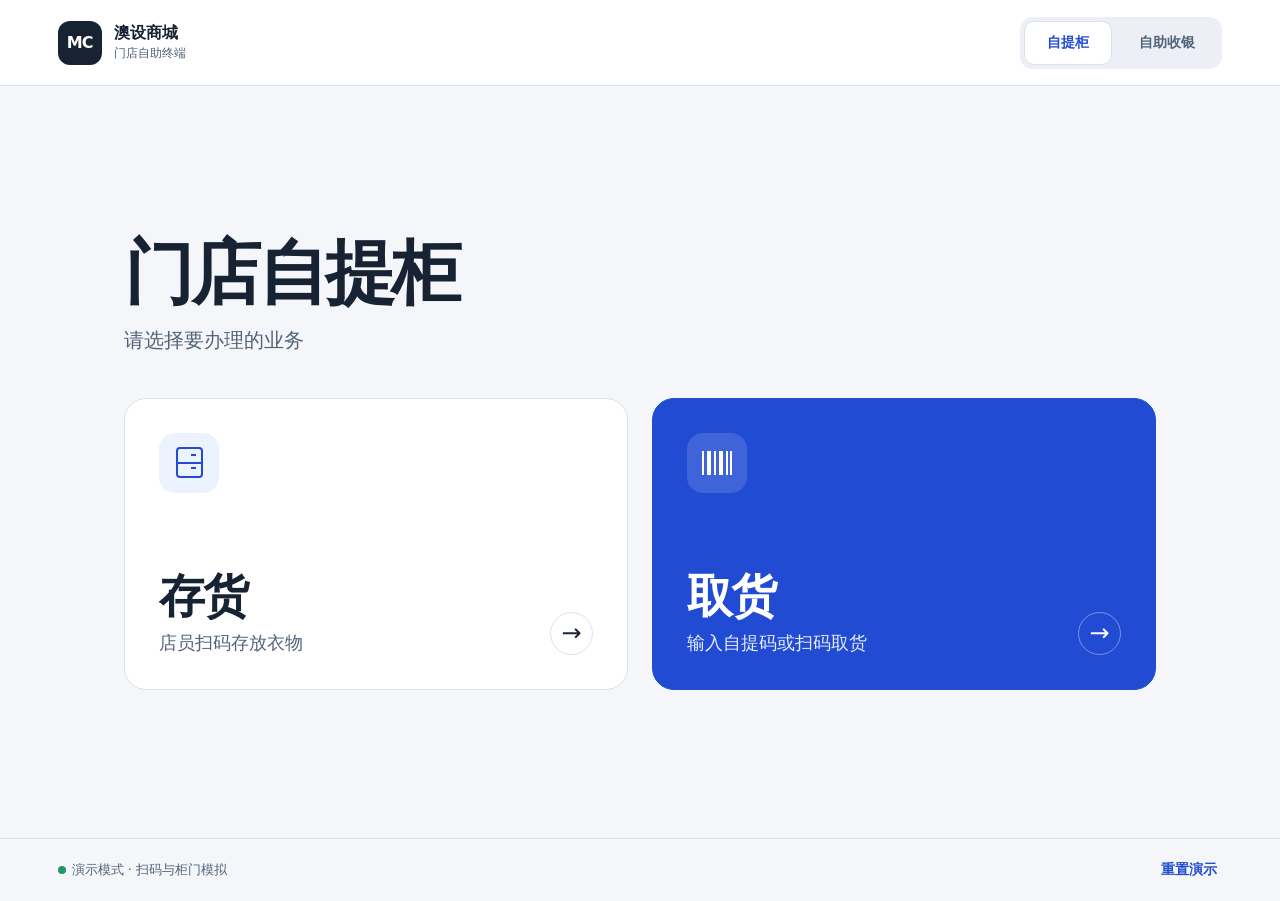
<file: android-kiosk-prototype/index.html>
<!doctype html>
<html lang="zh-CN">
<head>
  <meta charset="utf-8">
  <meta name="viewport" content="width=device-width, initial-scale=1">
  <meta name="theme-color" content="#f4f6f9">
  <title>MC 门店自助终端</title>
  <link rel="stylesheet" href="styles.css">
  <link rel="stylesheet" href="checkout.css">
  <script src="catalog.js" defer></script>
  <script src="pickup.js" defer></script>
  <script src="membership.js" defer></script>
  <script src="checkout.js" defer></script>
  <script src="app.js" defer></script>
</head>
<body>
  <div class="terminal">
    <header class="terminal-header">
      <div class="brand">
        <span class="brand-mark" aria-hidden="true">MC</span>
        <span><strong>澳设商城</strong><small>门店自助终端</small></span>
      </div>
      <nav class="mode-switch" aria-label="运行模式">
        <button type="button" data-mode="locker" aria-pressed="true">自提柜</button>
        <button type="button" data-mode="checkout" aria-pressed="false">自助收银</button>
      </nav>
    </header>
    <main id="screen" class="screen"></main>
    <footer class="terminal-footer">
      <span><i class="status-dot" aria-hidden="true"></i><span id="demo-status">演示模式 · 扫码与柜门模拟</span></span>
      <button id="reset-demo" class="text-button" type="button">重置演示</button>
    </footer>
  </div>
  <p id="announcement" class="sr-only" role="status"></p>
</body>
</html>
</file>
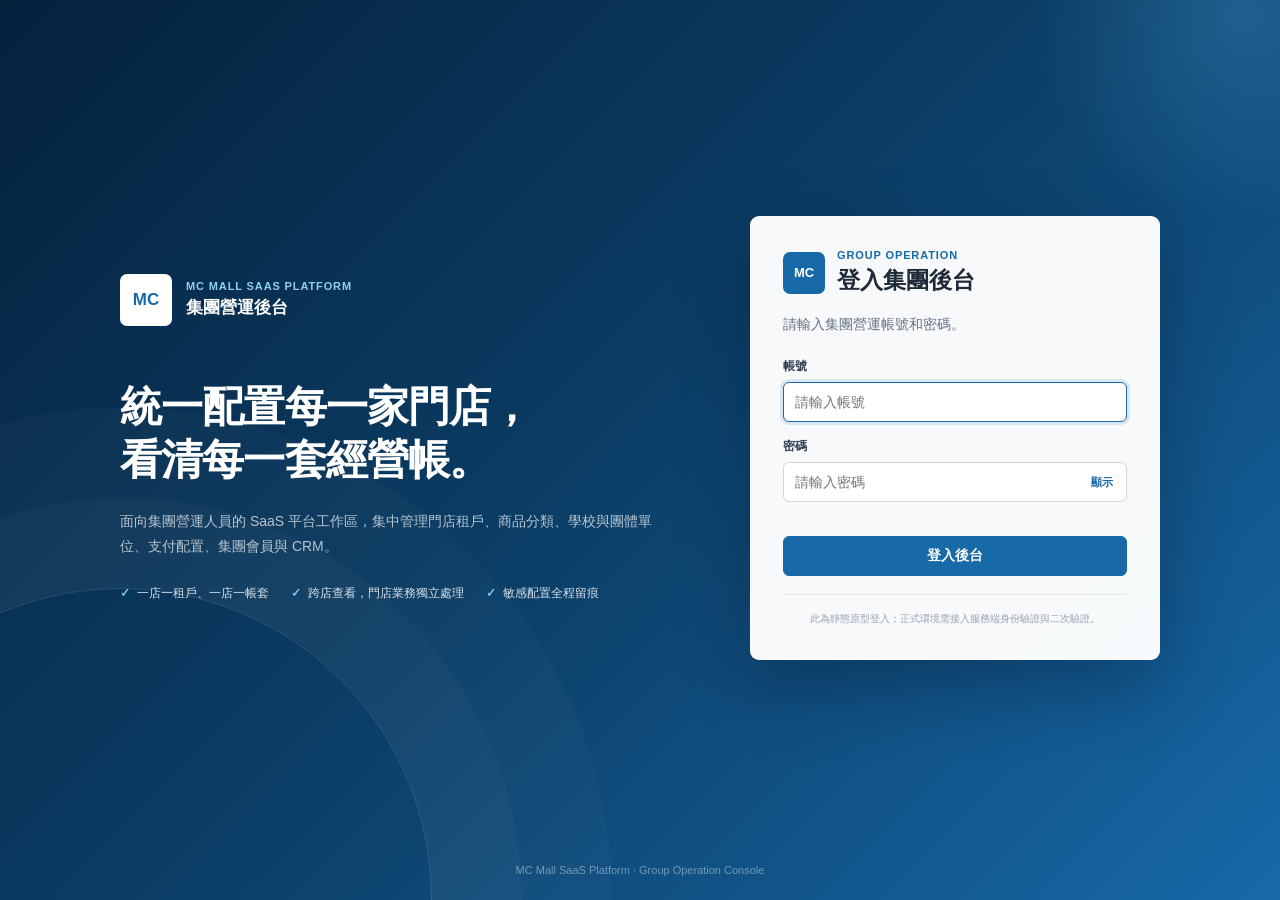
<file: group-admin-prototype/index.html>
<!doctype html>
<html lang="zh-Hant">
  <head>
    <meta charset="UTF-8" />
    <meta name="viewport" content="width=device-width, initial-scale=1.0" />
    <title>MC Mall 集團營運後台原型</title>
    <link rel="stylesheet" href="./styles.css" />
  </head>
  <body>
    <main id="loginView" class="login-view">
      <section class="login-shell">
        <div class="login-intro">
          <div class="login-brand-row"><span class="brand-mark">MC</span><div><p class="eyebrow">MC MALL SAAS PLATFORM</p><strong>集團營運後台</strong></div></div>
          <h1>統一配置每一家門店，<br />看清每一套經營帳。</h1>
          <p>面向集團營運人員的 SaaS 平台工作區，集中管理門店租戶、商品分類、學校與團體單位、支付配置、集團會員與 CRM。</p>
          <ul><li>一店一租戶、一店一帳套</li><li>跨店查看，門店業務獨立處理</li><li>敏感配置全程留痕</li></ul>
        </div>
        <form id="loginForm" class="login-card" novalidate>
          <div class="login-card-head"><span class="login-symbol">MC</span><div><p class="eyebrow">GROUP OPERATION</p><h2>登入集團後台</h2></div></div>
          <p class="login-lead">請輸入集團營運帳號和密碼。</p>
          <label for="loginUsername">帳號</label>
          <input id="loginUsername" name="username" type="text" autocomplete="username" placeholder="請輸入帳號" required />
          <label for="loginPassword">密碼</label>
          <div class="password-field"><input id="loginPassword" name="password" type="password" autocomplete="current-password" placeholder="請輸入密碼" required /><button id="togglePassword" type="button" aria-label="顯示密碼">顯示</button></div>
          <p id="loginError" class="login-error" role="alert" aria-live="polite"></p>
          <button class="primary-button login-submit" type="submit">登入後台</button>
          <p class="login-security">此為靜態原型登入；正式環境需接入服務端身份驗證與二次驗證。</p>
        </form>
      </section>
      <footer class="login-footer">MC Mall SaaS Platform · Group Operation Console</footer>
    </main>

    <main id="adminView" class="admin-shell hidden">
      <aside class="sidebar">
        <div class="side-brand">
          <span class="brand-mark">MC</span>
          <div><strong>MC Mall</strong><small>SaaS 集團營運後台</small></div>
        </div>
        <nav class="side-nav" aria-label="集團營運後台導航">
          <div class="nav-group">
            <button class="nav-label" type="button" aria-expanded="true"><span>▦</span>租戶與配置<b>⌄</b></button>
            <div class="nav-children">
              <button class="nav-item sub-item active" data-page="stores">門店管理</button>
              <button class="nav-item sub-item" data-page="storeAdmins">門店管理員</button>
              <button class="nav-item sub-item" data-page="categories">集團商品分類</button>
              <button class="nav-item sub-item" data-page="units">學校與團體單位</button>
              <button class="nav-item sub-item" data-page="payments">支付配置</button>
            </div>
          </div>
          <div class="nav-group">
            <button class="nav-label" type="button" aria-expanded="true"><span>◎</span>集團客戶營運<b>⌄</b></button>
            <div class="nav-children">
              <button class="nav-item sub-item" data-page="customers">客戶與會員</button>
              <button class="nav-item sub-item" data-page="crm">CRM 與商機</button>
            </div>
          </div>
          <div class="nav-group collapsed">
            <button class="nav-label" type="button" aria-expanded="false"><span>⚙</span>平台管理<b>⌄</b></button>
            <div class="nav-children">
              <button class="nav-item sub-item" data-page="accounts">集團帳號</button>
              <button class="nav-item sub-item" data-page="roles">角色權限</button>
            </div>
          </div>
        </nav>
        <div class="tenant-rule"><strong>平台邊界</strong><p>一店一租戶、一店一帳套。集團後台只查看與配置，不處理門店日常訂單。</p></div>
      </aside>

      <section class="workspace">
        <header class="topbar">
          <div><p class="eyebrow">GROUP OPERATION</p><h1 id="pageTitle">門店管理</h1></div>
          <div class="top-actions">
            <button class="icon-button" type="button" aria-label="異常提醒"><span class="alert-dot"></span>♢</button>
            <div class="profile-avatar">MC</div>
            <div class="profile-copy"><strong>集團最高管理員</strong><small>全平台資料範圍</small></div>
            <button id="logoutButton" class="secondary-button top-logout" type="button">退出</button>
          </div>
        </header>

        <section id="storesPage" class="page-panel">
          <section class="content-panel">
            <div class="panel-head"><div><p class="eyebrow">STORE TENANTS</p><h2>門店租戶管理</h2><small>每家門店建立獨立交易帳套，停用後保留歷史交易與對帳資料。</small></div><button class="primary-button" id="openStoreCreate">新增門店</button></div>
            <div class="filter-row"><label class="search-field"><span>⌕</span><input id="storeSearch" type="search" placeholder="搜尋門店名稱或租戶編號" /></label><select id="storeCurrency"><option value="all">全部本位幣</option><option>MOP</option><option>HKD</option></select><button class="secondary-button" id="resetStoreFilters">重設</button></div>
            <div class="table-wrap"><table><thead><tr><th>門店</th><th>租戶編號</th><th>門店類型</th><th>本位幣 / 時區</th><th>支付渠道</th><th>操作</th></tr></thead><tbody id="storeRows"></tbody></table></div>
            <div class="pagination"><span id="storeCount">共 8 間門店</span><div><button disabled>上一頁</button><b>1</b><button disabled>下一頁</button><select aria-label="每頁數量"><option>15 條 / 頁</option></select></div></div>
          </section>
        </section>

        <section id="storeAdminsPage" class="page-panel hidden">
          <section class="content-panel">
            <div class="panel-head"><div><p class="eyebrow">STORE ADMINISTRATORS</p><h2>門店管理員</h2><small>由集團後台建立帳號及初始密碼，再編輯綁定門店；管理員與門店為多對多關係。</small></div><button class="primary-button" id="openStoreAdminCreate">新增管理員</button></div>
            <div class="info-banner unit-boundary"><span>i</span><p><strong>帳號與門店授權分開維護</strong><small>一個管理員可綁定多間門店，同一門店也可由多個管理員共同管理；綁定不合併門店帳套。</small></p></div>
            <div class="filter-row"><label class="search-field"><span>⌕</span><input id="storeAdminSearch" type="search" placeholder="搜尋帳號、姓名或已綁定門店" /></label><select id="storeAdminStatus"><option value="all">全部帳號狀態</option><option>啟用</option><option>停用</option></select><select id="storeAdminBinding"><option value="all">全部綁定狀態</option><option value="bound">已綁定門店</option><option value="unbound">未綁定門店</option></select><button class="secondary-button" id="resetStoreAdminFilters">重設</button></div>
            <div class="table-wrap"><table><thead><tr><th>管理員帳號</th><th>姓名</th><th>聯絡方式</th><th>已綁定門店</th><th>最近登入</th><th>帳號狀態</th><th>操作</th></tr></thead><tbody id="storeAdminRows"></tbody></table></div>
            <div class="pagination"><span id="storeAdminCount">共 0 個管理員</span><div><button disabled>上一頁</button><b>1</b><button disabled>下一頁</button><select aria-label="每頁數量"><option>15 條 / 頁</option></select></div></div>
          </section>
        </section>

        <section id="categoriesPage" class="page-panel hidden">
          <section class="content-panel">
            <div class="panel-head"><div><p class="eyebrow">GROUP CATEGORIES</p><h2>集團商品分類</h2><small>平台公共配置；門店只能選擇已啟用的三級葉子分類。</small></div><button class="primary-button" id="openCategoryCreate">新增分類</button></div>
            <div class="category-toolbar"><div class="info-banner"><span>i</span><p><strong>統一分類，商品仍屬門店</strong><small>分類名稱、排序與展示素材由集團維護，不共享門店商品資料，也不控制門店售價。</small></p></div><label class="search-field small"><span>⌕</span><input id="categorySearch" type="search" placeholder="搜尋分類" /></label></div>
            <div class="table-wrap"><table class="category-table"><thead><tr><th>分類名稱</th><th>商城排序</th><th>狀態</th><th>操作</th></tr></thead><tbody id="categoryRows"></tbody></table></div>
          </section>
        </section>

        <section id="unitsPage" class="page-panel hidden">
          <section class="content-panel">
            <div class="panel-head"><div><p class="eyebrow">GROUP ORGANIZATIONS</p><h2>學校與團體單位</h2><small>由集團統一建立和維護；門店商品只能選擇已啟用的單位，不可自行新增或修改。</small></div><button class="primary-button" id="openUnitCreate">新增單位</button></div>
            <div class="info-banner unit-boundary"><span>i</span><p><strong>統一單位資料，商品仍屬門店</strong><small>學校、球隊、企業與社團資料供商城導覽及商品歸屬使用，不改變商品、價格和訂單的門店帳套邊界。</small></p></div>
            <div class="filter-row"><label class="search-field"><span>⌕</span><input id="unitSearch" type="search" placeholder="搜尋單位名稱、編號或聯絡人" /></label><select id="unitTypeFilter"><option value="all">全部單位類型</option><option>學校</option><option>球隊</option><option>企業</option><option>社團</option></select><select id="unitStatusFilter"><option value="all">全部狀態</option><option>啟用</option><option>停用</option></select><button class="secondary-button" id="resetUnitFilters">重設</button></div>
            <div class="status-tabs"><button class="active" data-unit-tab="all">全部 <b id="unitAllCount">0</b></button><button data-unit-tab="學校">學校 <b id="unitSchoolCount">0</b></button><button data-unit-tab="團體">團體單位 <b id="unitGroupCount">0</b></button><button data-unit-tab="停用">停用 <b id="unitDisabledCount">0</b></button></div>
            <div class="table-wrap"><table><thead><tr><th>單位</th><th>單位編號</th><th>類型</th><th>聯絡窗口</th><th>狀態</th><th>操作</th></tr></thead><tbody id="unitRows"></tbody></table></div>
            <div class="pagination"><span id="unitCount">共 0 個單位</span><div><button disabled>上一頁</button><b>1</b><button disabled>下一頁</button><select aria-label="每頁數量"><option>15 條 / 頁</option></select></div></div>
          </section>
        </section>

        <section id="paymentsPage" class="page-panel hidden">
          <div class="subpage-tabs"><button class="active" data-payment-view="channels">渠道與商戶號</button><button data-payment-view="bindings">門店渠道綁定</button><button data-payment-view="reconciliation">交易與對帳</button></div>
          <section class="content-panel">
            <div class="panel-head"><div><p class="eyebrow">PAYMENT CONFIGURATION</p><h2 id="paymentPanelTitle">支付渠道與商戶號</h2><small id="paymentPanelNote">密鑰、證書與回調配置僅支付配置管理員可維護，列表一律脫敏。</small></div><button class="primary-button" id="paymentPrimaryAction">新增商戶號</button></div>
            <div id="paymentContent"></div>
          </section>
        </section>

        <section id="customersPage" class="page-panel hidden">
          <section class="content-panel">
            <div class="panel-head"><div><p class="eyebrow">GROUP MEMBERS</p><h2>客戶與會員</h2><small>統一集團身份、會員與積分帳；門店只在履約所需範圍查看客戶資料。</small></div><button class="secondary-button" id="exportCustomers">匯出已授權資料</button></div>
            <div class="filter-row"><label class="search-field"><span>⌕</span><input id="customerSearch" type="search" placeholder="搜尋會員編號、姓名或手機尾號" /></label><select><option>全部會員狀態</option><option>有效</option><option>凍結</option></select><select><option>全部來源門店</option><option>澳門總店</option><option>氹仔旗艦店</option></select></div>
            <div class="table-wrap"><table><thead><tr><th>會員</th><th>聯絡方式</th><th>來源</th><th>跨店訂單</th><th>累計消費</th><th>積分餘額</th><th>狀態</th><th>操作</th></tr></thead><tbody id="customerRows"></tbody></table></div>
          </section>
        </section>

        <section id="crmPage" class="page-panel hidden">
          <section class="content-panel">
            <div class="panel-head"><div><p class="eyebrow">GROUP CRM</p><h2>CRM 與商機</h2><small>門店諮詢保留來源門店，客戶檔案與商機統一歸集團管理。</small></div><button class="primary-button" id="openOpportunityCreate">新增商機</button></div>
            <div class="crm-summary"><article><span>新線索</span><strong>24</strong><small>待首次跟進 9</small></article><article><span>跟進中</span><strong>18</strong><small>本週需跟進 7</small></article><article><span>方案洽談</span><strong>8</strong><small>預計金額 MOP 286K</small></article><article><span>本月成交</span><strong>6</strong><small class="positive">轉化率 21.4%</small></article></div>
            <div class="filter-row"><label class="search-field"><span>⌕</span><input type="search" placeholder="搜尋商機、客戶或來源門店" /></label><select><option>全部商機類型</option><option>定制諮詢</option><option>團購諮詢</option><option>學校合作</option></select><select><option>全部負責人</option><option>陳嘉雯</option><option>李俊傑</option></select></div>
            <div class="table-wrap"><table><thead><tr><th>商機</th><th>客戶 / 機構</th><th>類型</th><th>來源門店</th><th>負責人</th><th>預計金額</th><th>階段</th><th>下次跟進</th><th>操作</th></tr></thead><tbody id="opportunityRows"></tbody></table></div>
          </section>
        </section>

        <section id="accountsPage" class="page-panel hidden"></section>
        <section id="rolesPage" class="page-panel hidden"></section>
      </section>
    </main>

    <div id="modal" class="modal hidden" role="dialog" aria-modal="true" aria-labelledby="modalTitle">
      <div class="modal-card"><header><div><p class="eyebrow" id="modalEyebrow">PLATFORM CONFIG</p><h2 id="modalTitle">詳情</h2></div><button class="close-button" id="closeModal" aria-label="關閉">×</button></header><div id="modalBody" class="modal-body"></div><footer id="modalFooter"></footer></div>
    </div>
    <div id="toast" class="toast hidden" role="status"></div>
    <script src="./app.js"></script>
  </body>
</html>
</file>
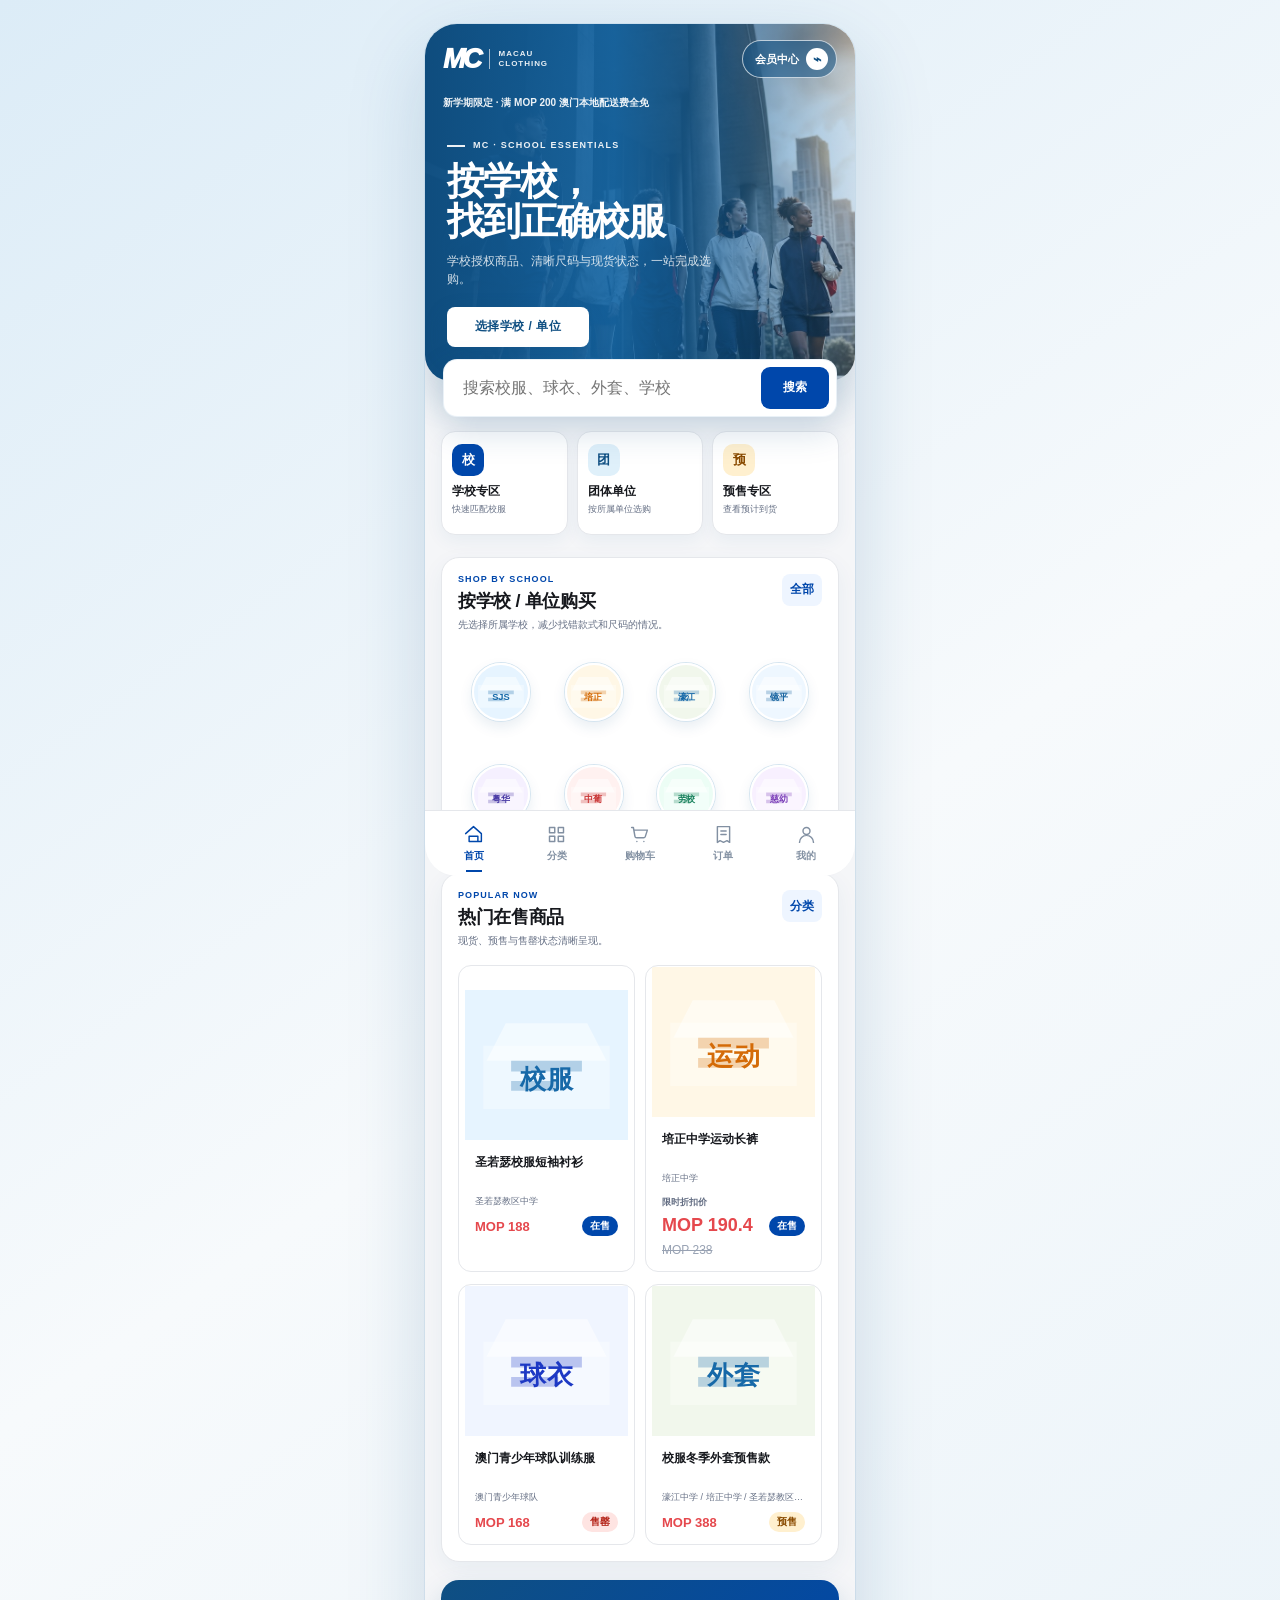
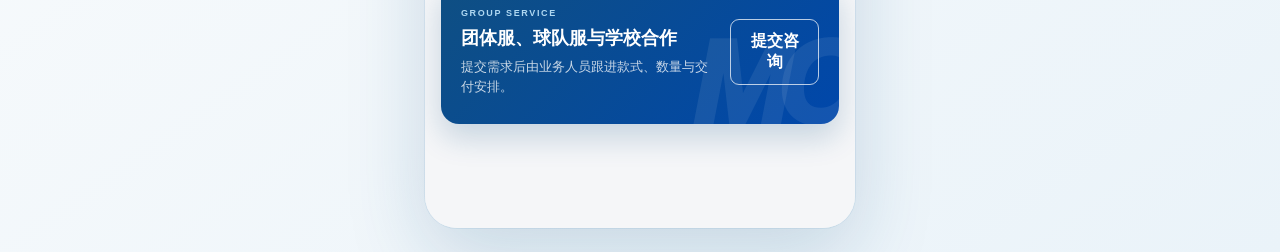
<file: mc-miniapp-prototype/index.html>
<!DOCTYPE html>
<html lang="zh-Hans">
<head>
  <meta charset="UTF-8" />
  <meta name="viewport" content="width=device-width, initial-scale=1.0" />
  <title>MC 澳设商城客户端 H5 Demo</title>
  <link rel="stylesheet" href="./styles.css" />
</head>
<body>
  <main class="phone-shell" aria-label="MC 澳设商城客户端 H5 Demo">
    <header class="app-header">
      <button id="backBtn" class="icon-btn hidden" type="button" aria-label="返回">‹</button>
      <div>
        <p id="headerKicker">MC Mall</p>
        <h1 id="headerTitle">MC 澳设商城</h1>
      </div>
      <button id="loginShortcut" class="avatar-btn" type="button" aria-label="登录">未</button>
    </header>

    <section id="homeView" class="view active" data-title="MC 澳设商城" data-kicker="MC Mall">
      <div class="home-topbar">
        <button class="home-wordmark" type="button" data-go="homeView" aria-label="MC 澳设商城首页">
          <strong>MC</strong>
          <span>MACAU CLOTHING</span>
        </button>
        <button class="home-member-btn" type="button" data-go="profileView" aria-label="进入会员中心">
          <span>会员中心</span>
          <b>⌁</b>
        </button>
      </div>

      <div class="notice-ticker" aria-label="优惠活动">
        <span>新学期限定 · 满 MOP 200 澳门本地配送费全免</span>
      </div>

      <nav class="reference-channel-tabs reference-only" aria-label="首页频道">
        <button class="active" type="button" data-home-category="all">开学季</button>
        <button type="button" data-home-category="cat-school-short">校服</button>
        <button type="button" data-home-category="cat-original-tshirt">运动服</button>
        <button type="button" data-go="schoolView">学校专区</button>
      </nav>

      <div id="homeBanner" class="home-banner"></div>

      <div class="search-card">
        <input id="homeSearch" type="search" placeholder="搜索校服、球衣、外套、学校" />
        <button type="button" data-search-trigger>搜索</button>
      </div>

      <nav class="home-shortcuts" aria-label="首页快捷入口">
        <button type="button" data-go="schoolView">
          <span class="shortcut-icon" aria-hidden="true">校</span>
          <strong>学校专区</strong>
          <small>快速匹配校服</small>
        </button>
        <button type="button" data-directory-entry="group">
          <span class="shortcut-icon" aria-hidden="true">团</span>
          <strong>团体单位</strong>
          <small>按所属单位选购</small>
        </button>
        <button type="button" data-home-category="presale">
          <span class="shortcut-icon" aria-hidden="true">预</span>
          <strong>预售专区</strong>
          <small>查看预计到货</small>
        </button>
      </nav>

      <section class="section-block home-unit-section">
        <div class="section-head">
          <div>
            <span class="section-eyebrow">SHOP BY SCHOOL</span>
            <h3>按学校 / 单位购买</h3>
            <p>先选择所属学校，减少找错款式和尺码的情况。</p>
          </div>
          <button class="text-btn" type="button" data-go="schoolView">全部</button>
        </div>
        <div id="unitStrip" class="unit-strip"></div>
      </section>

      <section class="section-block home-products-section">
        <div class="section-head">
          <div>
            <span class="section-eyebrow">POPULAR NOW</span>
            <h3>热门在售商品</h3>
            <p>现货、预售与售罄状态清晰呈现。</p>
          </div>
          <button class="text-btn" type="button" data-go="categoryView">分类</button>
        </div>
        <div id="featuredProducts" class="product-grid"></div>
      </section>

      <section class="service-band">
        <div>
          <span>GROUP SERVICE</span>
          <strong>团体服、球队服与学校合作</strong>
          <small>提交需求后由业务人员跟进款式、数量与交付安排。</small>
        </div>
        <button type="button" data-go="customView">提交咨询</button>
      </section>

    </section>

    <section id="schoolView" class="view" data-title="学校专区" data-kicker="School">
      <nav class="filter-pills" aria-label="归属筛选入口"><button type="button" data-directory="school" class="active">学校专区</button><button type="button" data-directory="group">团体单位</button></nav>
      <label class="directory-search"><input id="unitSearch" type="search" placeholder="搜索学校名称" aria-label="搜索学校或单位" /></label>
      <div class="filter-pills" id="unitTypeTabs"></div>
      <div id="schoolList" class="school-list"></div>
    </section>

    <section id="productListView" class="view" data-title="商品列表" data-kicker="Products">
      <div class="product-list-topbar">
        <div class="product-list-nav">
          <button id="productListBackBtn" type="button" aria-label="返回">
            <svg viewBox="0 0 24 24" aria-hidden="true"><path d="m15 5-7 7 7 7"/></svg>
          </button>
          <button type="button" data-go="homeView" aria-label="返回首页">
            <svg viewBox="0 0 24 24" aria-hidden="true"><path d="m3 11 9-8 9 8v9H7v-6h10v6"/></svg>
          </button>
        </div>
        <h2 id="productListTitle">学校商品</h2>
        <span aria-hidden="true"></span>
      </div>

      <label class="product-list-search">
        <svg viewBox="0 0 24 24" aria-hidden="true"><circle cx="11" cy="11" r="6.5"/><path d="m16 16 4 4"/></svg>
        <input id="unitProductSearch" type="search" placeholder="搜索商品名称或 SKU" aria-label="搜索列表商品" />
      </label>

      <div class="product-list-sort" aria-label="商品排序">
        <button class="active" type="button" data-unit-product-sort="综合">综合</button>
        <button type="button" data-unit-product-sort="价格">价格 <span>↕</span></button>
        <button type="button" data-unit-product-sort="上新">上新</button>
      </div>

      <div class="product-list-context"><span id="productListSummary" aria-live="polite"></span><button id="clearProductFilters" type="button">查看全部商品</button></div>
      <div id="unitProductGrid" class="unit-product-grid"></div>

      <div class="product-list-quick-dock" aria-label="商品列表快捷操作">
        <button type="button" data-go="cartView" aria-label="查看购物车">
          <svg viewBox="0 0 24 24" aria-hidden="true"><path d="M3 4h2l1.8 10.1a2 2 0 0 0 2 1.7h7.9a2 2 0 0 0 1.9-1.4L21 7H6.1M9 20h.01M17 20h.01"/></svg>
        </button>
        <button type="button" data-scroll-top aria-label="回到顶部">
          <svg viewBox="0 0 24 24" aria-hidden="true"><path d="m6 10 6-6 6 6M12 4v16"/></svg>
        </button>
      </div>
    </section>

    <section id="categoryView" class="view" data-title="商品分类" data-kicker="Products">
      <div class="category-topbar">
        <div class="category-head-row">
          <button class="category-brand" type="button" data-go="homeView" aria-label="返回 MC 商城首页"><b>MC</b></button>
          <div class="category-brand-copy">
            <strong>商品分类</strong>
            <span>MC 澳设商城</span>
          </div>
          <button class="category-top-cart" type="button" data-go="cartView" aria-label="查看购物车">
            <svg viewBox="0 0 24 24" aria-hidden="true"><path d="M3 4h2l1.8 10.1a2 2 0 0 0 2 1.7h7.9a2 2 0 0 0 1.9-1.4L21 7H6.1M9 20h.01M17 20h.01"/></svg>
          </button>
        </div>
      </div>
      <div class="category-layout">
        <aside id="categoryTabs" aria-label="一级产品分类"></aside>
        <div class="category-content">
          <h2 id="categoryResultTitle">全部分类</h2>
          <p class="category-guide">选择产品分类，查看对应商品</p>
          <div id="categoryGrid" class="category-entry-grid"></div>
        </div>
      </div>
    </section>

    <section id="detailView" class="view" data-title="商品详情" data-kicker="Product">
      <div id="productDetail"></div>
    </section>

    <section id="cartView" class="view" data-title="购物车" data-kicker="Cart">
      <div id="cartList" class="cart-list"></div>
      <div class="cart-footer">
        <div>
          <span>合计</span>
          <strong id="cartTotal">MOP 0</strong>
        </div>
        <button id="checkoutBtn" class="primary-action" type="button">去结算</button>
      </div>
    </section>

    <section id="checkoutView" class="view" data-title="确认订单" data-kicker="Checkout">
      <div class="form-card">
        <h3>收货 / 自提信息</h3>
        <div class="segmented" id="deliverySegment">
          <button class="active" type="button" data-delivery="澳门本地配送">本地配送</button>
          <button type="button" data-delivery="门店自提">门店自提</button>
        </div>
        <section id="addressField" class="checkout-address-section" aria-label="配送地址">
          <div class="checkout-field-title">收货地址</div>
          <div id="checkoutAddressPanel"></div>
        </section>
        <section id="pickupField" class="pickup-store-card hidden" aria-label="自提门店信息">
          <h4>澳設黑沙環門市</h4>
          <p><strong>交收地址：</strong>澳門黑沙環馬路52號 廣耀工業大厦 二樓全層</p>
          <p><strong>營業時間：</strong>星期一 至 星期五 11:00-20:00/星期六 至 星期日 12:00-18:00</p>
          <p><strong>聯繫方式：</strong> 853 28550201</p>
        </section>
        <label>
          <span>订单备注</span>
          <textarea id="buyerRemark"></textarea>
        </label>
      </div>
      <div class="summary-card">
        <h3>订单明细</h3>
        <div id="checkoutItems"></div>
        <div class="summary-line"><span>商品金额</span><strong id="checkoutSubtotal">MOP 0</strong></div>
        <div id="checkoutDiscountRow" class="summary-line hidden"><span>限时折扣</span><strong id="checkoutDiscount" class="discount-price-label"></strong></div>
        <div id="shippingBasisRow" class="summary-line hidden"><span>免运判定金额</span><strong id="shippingBasis"></strong></div>
        <div class="summary-line"><span>配送费</span><strong id="shippingFee">MOP 0</strong></div>
        <div class="summary-line total"><span>应付金额</span><strong id="payableAmount">MOP 0</strong></div>
        <button id="submitOrderBtn" class="primary-action block" type="button">提交订单</button>
      </div>
      <section class="checkout-notices" aria-label="结账注意事项">
        <h3>注意事項</h3>
        <ul>
          <li>&quot;會員結帳&quot; 下次消費購買時可查詢之前購買貨品的類型及尺碼！</li>
          <li>本公司產品只設換貨，不設退貨。(如有任何問題，可查詢售賣資訊）</li>
          <li>由第三方配送，費用MOP15.00（優惠減免除外）；</li>
          <li>如選門店自取，則不產生配送費用，配貨成功後（72小時內）本公司會另行電話通知貴客來門店取貨。</li>
          <li>澳設macauclothing有保留及更改優惠的權利。</li>
        </ul>
      </section>
    </section>

    <section id="payView" class="view" data-title="订单支付" data-kicker="Payment">
      <div id="paymentPanel" class="payment-panel"></div>
    </section>

    <section id="ordersView" class="view" data-title="我的订单" data-kicker="Orders">
      <div class="filter-pills" id="orderTabs"></div>
      <div id="orderList" class="order-list"></div>
    </section>

    <section id="orderDetailView" class="view" data-title="订单详情" data-kicker="Order">
      <div id="orderDetail"></div>
    </section>

    <section id="afterSaleView" class="view" data-title="申请售后" data-kicker="After Sale">
      <div class="form-card">
        <h3>售后申请</h3>
        <label>
          <span>售后类型</span>
          <select id="afterSaleType">
            <option>换码</option>
            <option>退货</option>
            <option>退款</option>
            <option>其他问题</option>
          </select>
        </label>
        <label>
          <span>问题说明</span>
          <textarea id="afterSaleReason">尺码不合适，希望更换大一码。</textarea>
        </label>
        <button id="submitAfterSaleBtn" class="primary-action block" type="button">提交售后</button>
      </div>
    </section>

    <section id="customView" class="view" data-title="定制咨询" data-kicker="Custom">
      <div class="custom-banner" role="img" aria-label="提供全天候形象解決方案，滿足多元場景需求">
        <strong>提供全天候形象解決方案，滿足多元場景需求</strong>
      </div>
      <div class="case-list">
        <article><strong>球队训练服补单</strong><span>80-120 件 · 印号与队徽</span></article>
        <article><strong>学校冬季外套合作</strong><span>500 件以上 · 尺码统计</span></article>
        <article><strong>企业团体 Polo 衫</strong><span>60 件 · 胸前刺绣 Logo</span></article>
      </div>
      <div class="form-card">
        <h3>咨询表单</h3>
        <label><span>联系人</span><input id="leadName" type="text" /></label>
        <label><span>联系电话</span><input id="leadPhone" type="tel" /></label>
        <label>
          <span>需求类型</span>
          <select id="leadType">
            <option>团购咨询</option>
            <option>定制咨询</option>
            <option>学校合作咨询</option>
          </select>
        </label>
        <label><span>数量 / 预算 / 交期</span><textarea id="leadNeed"></textarea></label>
        <button id="submitLeadBtn" class="primary-action block" type="button">提交咨询</button>
      </div>
    </section>

    <section id="profileView" class="view" data-title="会员中心" data-kicker="Member">
      <div id="profilePanel"></div>
    </section>

    <section id="addressView" class="view" data-title="收货地址" data-kicker="Address">
      <div id="addressManagerPanel"></div>
    </section>

    <nav class="tabbar" aria-label="底部导航">
      <button class="active" type="button" data-tab="homeView"><span><svg viewBox="0 0 24 24" aria-hidden="true"><path d="m3 11 9-8 9 8v9H7v-6h10v6"/></svg></span>首页</button>
      <button type="button" data-tab="categoryView"><span><svg viewBox="0 0 24 24" aria-hidden="true"><path d="M4 4h6v6H4zM14 4h6v6h-6zM4 14h6v6H4zM14 14h6v6h-6z"/></svg></span>分类</button>
      <button class="cart-tab" type="button" data-tab="cartView"><span><svg viewBox="0 0 24 24" aria-hidden="true"><path d="M3 4h2l1.8 10.1a2 2 0 0 0 2 1.7h7.9a2 2 0 0 0 1.9-1.4L21 7H6.1M9 20h.01M17 20h.01"/></svg><i id="cartBadge" class="hidden">0</i></span>购物车</button>
      <button type="button" data-tab="ordersView"><span><svg viewBox="0 0 24 24" aria-hidden="true"><path d="M5 3h14v18l-3-2-4 2-4-2-3 2zM9 8h6M9 12h6"/></svg></span>订单</button>
      <button type="button" data-tab="profileView"><span><svg viewBox="0 0 24 24" aria-hidden="true"><path d="M12 12a4 4 0 1 0 0-8 4 4 0 0 0 0 8ZM4 21a8 8 0 0 1 16 0"/></svg></span>我的</button>
    </nav>
  </main>

  <dialog id="loginDialog" class="sheet-dialog">
    <form method="dialog">
      <button class="close-btn" value="cancel" aria-label="关闭">×</button>
      <h3>登录 / 注册</h3>
      <p>演示验证码固定为 123456。登录后购物车、订单、售后和咨询表单会沉淀为客户数据。</p>
      <label><span>手机号</span><input id="loginPhone" value="6688 1024" /></label>
      <label><span>验证码</span><input id="loginCode" value="123456" /></label>
      <button id="quickWechatLogin" class="ghost-action" type="button">微信一键登录演示</button>
      <button id="phoneLoginBtn" class="primary-action block" type="button">手机号登录</button>
    </form>
  </dialog>

  <dialog id="memberCodeDialog" class="sheet-dialog member-code-dialog">
    <form method="dialog">
      <button class="close-btn" value="cancel" aria-label="关闭">×</button>
      <h3>MC 会员码</h3>
      <p>向门店工作人员出示会员码。当前二维码仅用于原型演示，不具备真实核销能力。</p>
      <div class="member-code-card">
        <svg viewBox="0 0 140 140" role="img" aria-label="演示会员二维码">
          <rect width="140" height="140" fill="#fff"/>
          <g fill="#111">
            <path d="M10 10h38v38H10zM16 16v26h26V16zM22 22h14v14H22z" fill-rule="evenodd"/>
            <path d="M92 10h38v38H92zM98 16v26h26V16zM104 22h14v14h-14z" fill-rule="evenodd"/>
            <path d="M10 92h38v38H10zM16 98v26h26V98zM22 104h14v14H22z" fill-rule="evenodd"/>
            <path d="M58 10h8v8h-8zM74 10h8v16h-8zM58 26h16v8H58zM82 34h8v16h-8zM54 42h16v8H54zM58 58h8v8h-8zM74 54h16v8H74zM98 58h8v16h-8zM114 54h16v8h-16zM122 66h8v16h-8zM10 58h16v8H10zM34 54h8v16h-8zM18 74h24v8H18zM50 70h8v20h-8zM62 74h20v8H62zM86 66h8v24h-8zM98 82h16v8H98zM118 90h12v8h-12zM54 98h16v8H54zM74 90h8v16h-8zM86 106h20v8H86zM58 114h8v16h-8zM74 118h16v8H74zM98 122h8v8h-8zM114 106h16v16h-8v8h-8z"/>
          </g>
        </svg>
        <strong>陈小姐</strong>
        <span>演示会员编号 MC-6688-1024</span>
      </div>
      <button class="primary-action block" value="cancel">关闭会员码</button>
    </form>
  </dialog>

  <dialog id="addressDialog" class="sheet-dialog">
    <form method="dialog">
      <button class="close-btn" value="cancel" aria-label="关闭">×</button>
      <h3 id="addressDialogTitle">新增收货地址</h3>
      <p>请填写收货人及澳门地区配送信息。</p>
      <label><span>收货人</span><input id="addressName" type="text" /></label>
      <label><span>联系电话</span><input id="addressPhone" type="tel" /></label>
      <label>
        <span>所在区域</span>
        <select id="addressRegion">
          <option value="">请选择区域</option>
          <option>澳门半岛</option>
          <option>氹仔</option>
          <option>路环</option>
        </select>
      </label>
      <label><span>详细地址</span><textarea id="addressDetail"></textarea></label>
      <label><span>地址标签</span><input id="addressTag" type="text" placeholder="例如：家、公司、学校" /></label>
      <label class="checkbox-label"><input id="addressIsDefault" type="checkbox" /><span>设为默认收货地址</span></label>
      <button id="saveAddressBtn" class="primary-action block" type="button">保存地址</button>
    </form>
  </dialog>

  <dialog id="addressDetailDialog" class="sheet-dialog">
    <form method="dialog">
      <button class="close-btn" value="cancel" aria-label="关闭">×</button>
      <h3>收货地址详情</h3>
      <div id="addressDetailPanel" class="address-detail-panel"></div>
      <button class="ghost-action" value="cancel">关闭</button>
    </form>
  </dialog>

  <dialog id="addressDeleteDialog" class="sheet-dialog">
    <form method="dialog">
      <button class="close-btn" value="cancel" aria-label="关闭">×</button>
      <h3>删除收货地址</h3>
      <p id="addressDeleteMessage">确认删除该收货地址吗？删除后无法恢复。</p>
      <div class="dialog-actions">
        <button class="ghost-action" value="cancel">取消</button>
        <button id="confirmDeleteAddressBtn" class="danger-action" type="button">确认删除</button>
      </div>
    </form>
  </dialog>

  <dialog id="checkoutAddressDialog" class="sheet-dialog">
    <form method="dialog">
      <button class="close-btn" value="cancel" aria-label="关闭">×</button>
      <h3>选择收货地址</h3>
      <p>选择本次订单使用的收货地址，不会更改默认地址设置。</p>
      <div id="checkoutAddressOptions" class="checkout-address-options"></div>
      <button id="addCheckoutAddressBtn" class="ghost-action" type="button">新增收货地址</button>
    </form>
  </dialog>

  <div id="toast" class="toast" role="status"></div>
  <script src="../shared/store-discounts.js"></script>
  <script src="./app.js"></script>
</body>
</html>
</file>
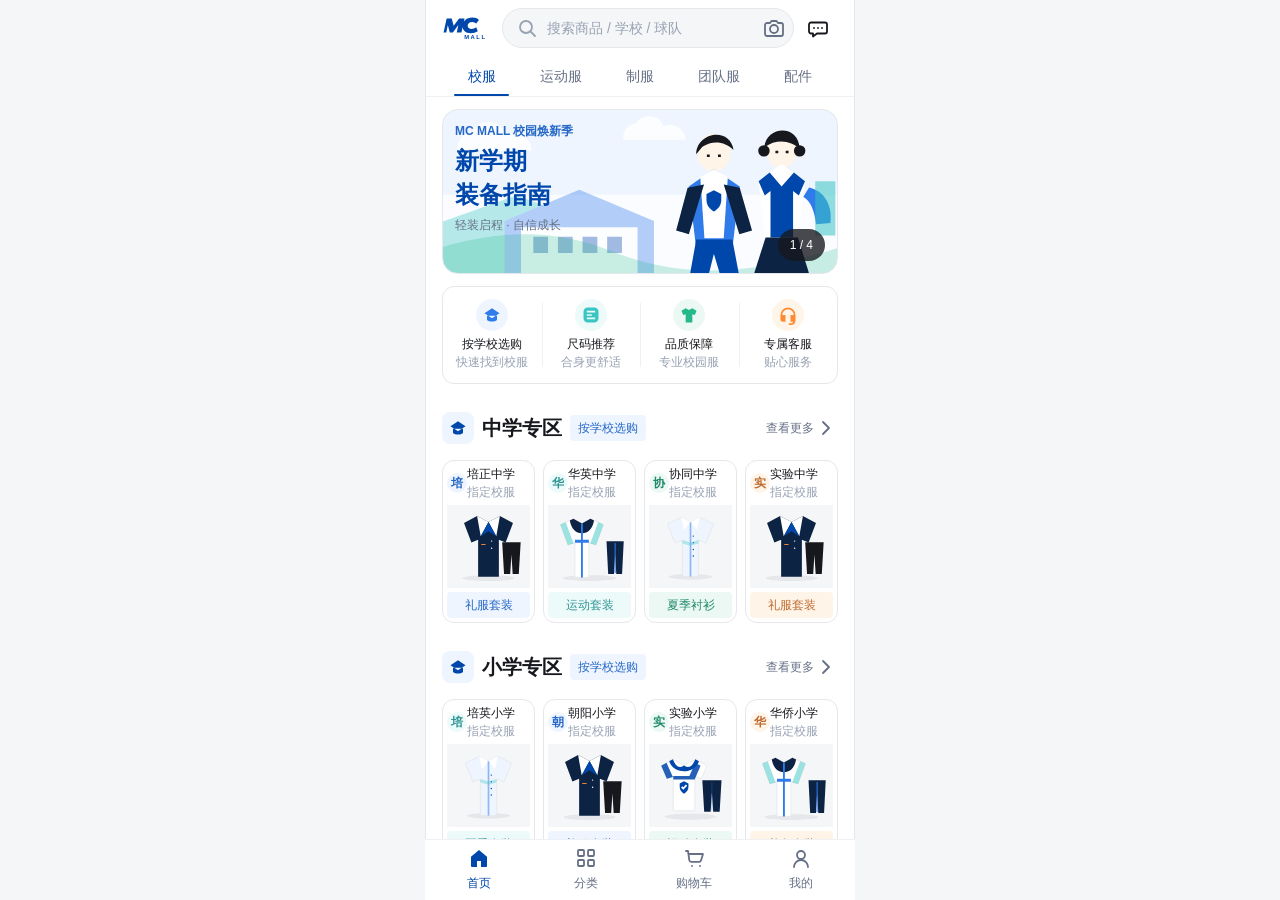
<file: mc-mall-ui-demo-spec/demo/index.html>
<!doctype html>
<html lang="zh-Hans">
<head>
  <meta charset="utf-8">
  <meta name="viewport" content="width=device-width, initial-scale=1, viewport-fit=cover">
  <meta name="theme-color" content="#FFFFFF">
  <title>MC MALL｜校园服饰商城</title>
  <link rel="stylesheet" href="styles/tokens.css">
  <link rel="stylesheet" href="styles/reset.css">
  <link rel="stylesheet" href="styles/components.css">
  <link rel="stylesheet" href="styles/commerce.css">
  <link rel="stylesheet" href="styles/pages.css">
</head>
<body data-page="home">
  <div class="app-shell">
    <header class="site-header home-header">
      <div class="home-header__main">
        <a class="brand" href="index.html" aria-label="MC MALL 首页">
          <img src="assets/icons/mc-logo.svg" width="64" height="31" alt="MC MALL">
        </a>
        <form class="top-search top-search--home" role="search" data-search-form>
          <span class="top-search__icon" data-icon="search" aria-hidden="true"></span>
          <label class="sr-only" for="home-search">搜索商品、学校或球队</label>
          <input class="input top-search__input" id="home-search" name="q" type="search" placeholder="搜索商品 / 学校 / 球队" autocomplete="off">
          <button class="top-search__camera" type="button" data-toast="拍照搜款暂不在本次 Demo 范围" aria-label="拍照搜款" data-icon="camera"></button>
        </form>
        <button class="icon-btn" type="button" data-toast="消息中心暂不在本次 Demo 范围" aria-label="消息中心" data-icon="message"></button>
      </div>
      <nav class="home-category-tabs" aria-label="首页商品频道">
        <a class="home-category-tab is-active" href="category.html?category=uniform-set" aria-current="page">校服</a>
        <a class="home-category-tab" href="category.html?category=sports">运动服</a>
        <a class="home-category-tab" href="category.html?category=uniform-set">制服</a>
        <a class="home-category-tab" href="category.html?category=custom">团队服</a>
        <a class="home-category-tab" href="category.html?category=accessories">配件</a>
      </nav>
    </header>

    <main class="page-content home-page" id="main-content"></main>

    <nav class="bottom-nav" aria-label="底部导航" data-bottom-nav></nav>
    <div class="toast" role="status" aria-live="polite" aria-atomic="true" data-toast-root></div>
  </div>

  <script src="scripts/data.js" defer></script>
  <script src="scripts/app.js" defer></script>
</body>
</html>
</file>
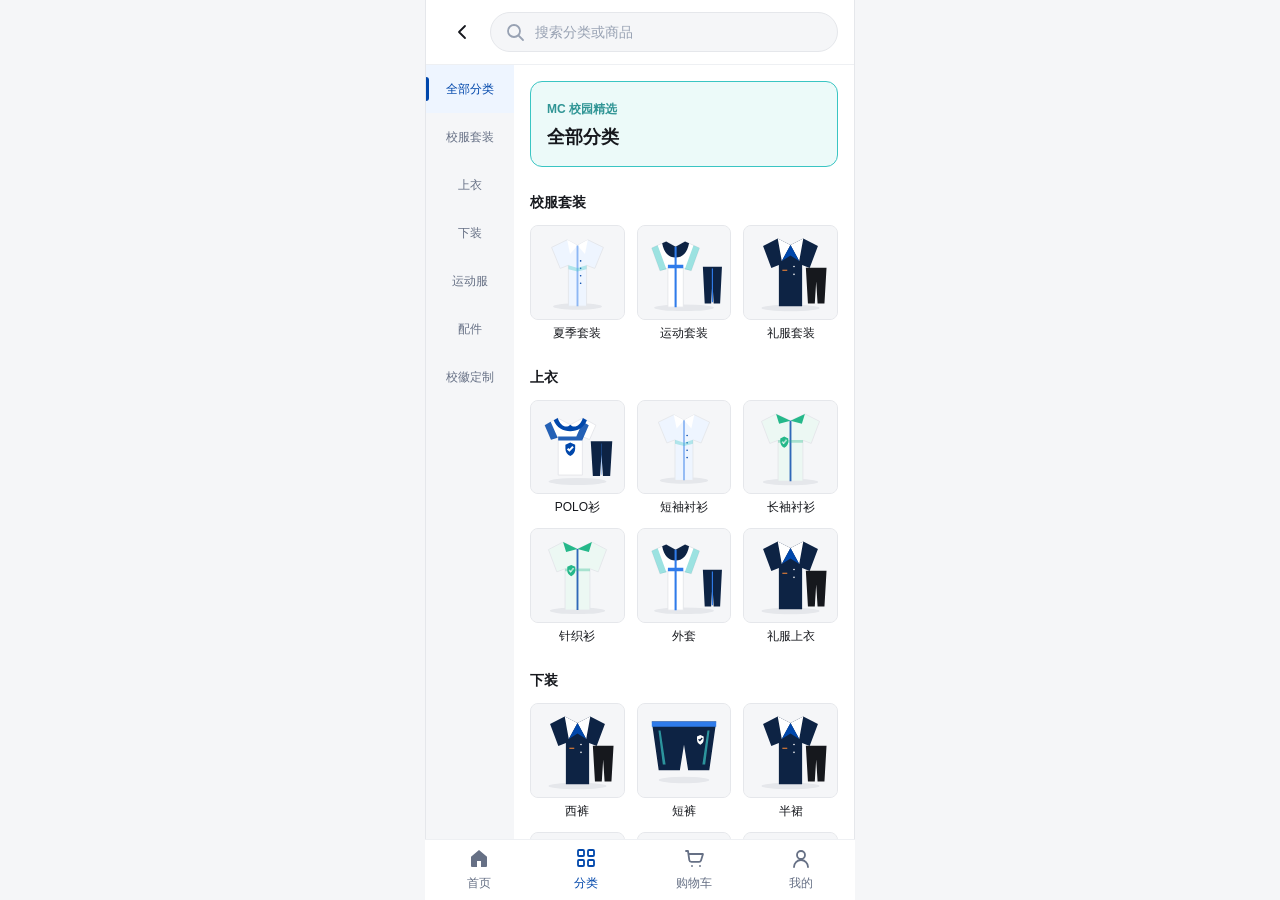
<file: mc-mall-ui-demo-spec/demo/category.html>
<!doctype html>
<html lang="zh-Hans">
<head>
  <meta charset="utf-8">
  <meta name="viewport" content="width=device-width, initial-scale=1, viewport-fit=cover">
  <meta name="theme-color" content="#FFFFFF">
  <title>商品分类｜MC MALL</title>
  <link rel="stylesheet" href="styles/tokens.css">
  <link rel="stylesheet" href="styles/reset.css">
  <link rel="stylesheet" href="styles/components.css">
  <link rel="stylesheet" href="styles/commerce.css">
  <link rel="stylesheet" href="styles/pages.css">
</head>
<body data-page="category">
  <div class="app-shell app-shell--viewport">
    <header class="site-header category-header">
      <a class="icon-btn" href="index.html" aria-label="返回首页" data-icon="back"></a>
      <form class="top-search top-search--compact" role="search" data-search-form>
        <span class="top-search__icon" data-icon="search" aria-hidden="true"></span>
        <label class="sr-only" for="category-search">搜索分类或商品</label>
        <input class="input top-search__input" id="category-search" name="q" type="search" placeholder="搜索分类或商品" autocomplete="off">
      </form>
    </header>

    <main class="category-page" id="main-content"></main>

    <nav class="bottom-nav" aria-label="底部导航" data-bottom-nav></nav>
    <div class="toast" role="status" aria-live="polite" aria-atomic="true" data-toast-root></div>
  </div>

  <script src="scripts/data.js" defer></script>
  <script src="scripts/app.js" defer></script>
</body>
</html>
</file>
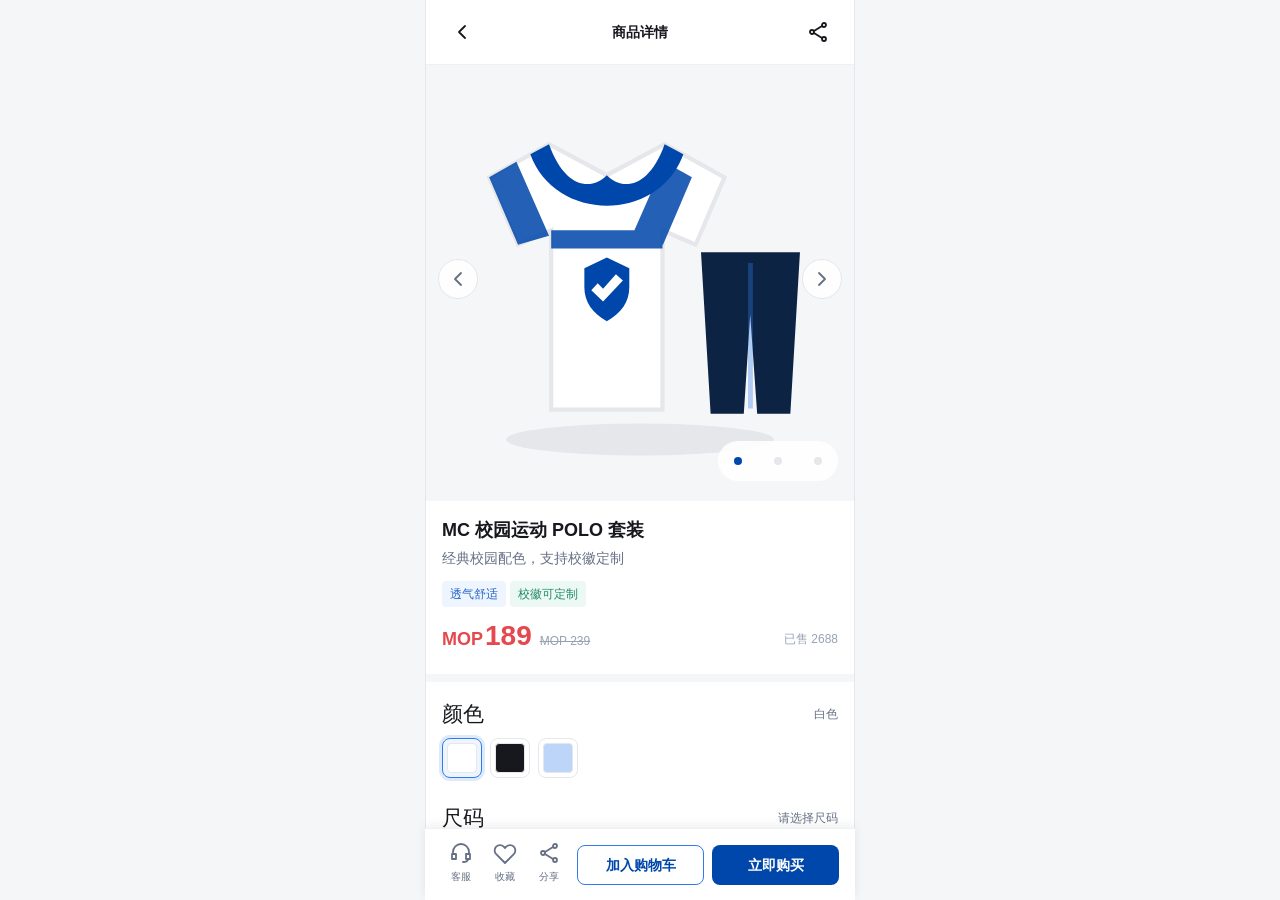
<file: mc-mall-ui-demo-spec/demo/product.html>
<!doctype html>
<html lang="zh-Hans">
<head>
  <meta charset="utf-8">
  <meta name="viewport" content="width=device-width, initial-scale=1, viewport-fit=cover">
  <meta name="theme-color" content="#FFFFFF">
  <title>商品详情｜MC MALL</title>
  <link rel="stylesheet" href="styles/tokens.css">
  <link rel="stylesheet" href="styles/reset.css">
  <link rel="stylesheet" href="styles/components.css">
  <link rel="stylesheet" href="styles/commerce.css">
  <link rel="stylesheet" href="styles/pages.css">
</head>
<body data-page="product">
  <div class="app-shell">
    <header class="site-header product-header">
      <a class="icon-btn" href="index.html" aria-label="返回首页" data-icon="back"></a>
      <p class="product-header__title">商品详情</p>
      <button class="icon-btn" type="button" data-share aria-label="分享商品" data-icon="share"></button>
    </header>

    <main class="product-page" id="main-content"></main>

    <footer class="product-actions" aria-label="商品操作" data-product-actions></footer>
    <div class="toast" role="status" aria-live="polite" aria-atomic="true" data-toast-root></div>
  </div>

  <script src="scripts/data.js" defer></script>
  <script src="scripts/app.js" defer></script>
</body>
</html>
</file>
<file: admin-pc-prototype/styles.css>
:root {
  --bg: #f0f2f5;
  --panel: #ffffff;
  --ink: #1f1f1f;
  --muted: #667085;
  --line: #e5e7eb;
  --primary: #1769A8;
  --primary-dark: #0f4f85;
  --accent: #d46b08;
  --amber: #c98a13;
  --success: #1677ff;
  --blue: #1769A8;
  --red: #c23b37;
  --shadow: 0 6px 18px rgba(31, 35, 41, 0.08);
}

* {
  box-sizing: border-box;
}

body {
  margin: 0;
  min-width: 1220px;
  background: var(--bg);
  color: var(--ink);
  font-family: -apple-system, BlinkMacSystemFont, "Segoe UI", "PingFang SC", "Microsoft YaHei", Arial, sans-serif;
}

button,
input,
select,
textarea {
  font: inherit;
}

button {
  cursor: pointer;
}

.hidden {
  display: none !important;
}

.login-view {
  min-height: 100vh;
  display: grid;
  place-items: center;
  background:
    linear-gradient(135deg, rgba(23, 105, 168, 0.96), rgba(12, 43, 72, 0.94)),
    url("data:image/svg+xml,%3Csvg xmlns='http://www.w3.org/2000/svg' width='960' height='600' viewBox='0 0 960 600'%3E%3Cg fill='none' stroke='%23ffffff' stroke-opacity='.12'%3E%3Cpath d='M0 120h960M0 240h960M0 360h960M0 480h960M120 0v600M240 0v600M360 0v600M480 0v600M600 0v600M720 0v600M840 0v600'/%3E%3C/g%3E%3C/svg%3E");
}

.login-shell {
  width: 980px;
  min-height: 560px;
  display: grid;
  grid-template-columns: 1fr 380px;
  align-items: center;
  gap: 48px;
}

.login-brand {
  color: white;
  display: flex;
  gap: 18px;
  align-items: center;
}

.brand-mark {
  width: 58px;
  height: 58px;
  display: inline-grid;
  place-items: center;
  background: var(--primary);
  color: white;
  border-radius: 8px;
  font-weight: 800;
  letter-spacing: 0;
}

.login-brand .brand-mark {
  width: 74px;
  height: 74px;
  background: white;
  color: var(--primary);
}

.eyebrow {
  margin: 0 0 6px;
  color: var(--muted);
  font-size: 12px;
  font-weight: 700;
  text-transform: uppercase;
}

.login-brand .eyebrow {
  color: rgba(255, 255, 255, 0.72);
}

.login-brand h1 {
  margin: 0;
  font-size: 42px;
  letter-spacing: 0;
}

.login-card,
.content-panel,
.metric-card {
  background: var(--panel);
  border: 1px solid var(--line);
  border-radius: 6px;
  box-shadow: var(--shadow);
}

.login-card {
  padding: 32px;
}

.form-head h2 {
  margin: 0 0 8px;
  font-size: 24px;
}

.form-head p {
  margin: 0 0 26px;
  color: var(--muted);
}

label {
  display: grid;
  gap: 8px;
  color: var(--muted);
  font-size: 13px;
  font-weight: 700;
}

input,
select,
textarea {
  width: 100%;
  border: 1px solid var(--line);
  border-radius: 6px;
  background: white;
  color: var(--ink);
  outline: none;
}

input,
select {
  height: 40px;
  padding: 0 12px;
}

textarea {
  min-height: 86px;
  padding: 12px;
  resize: vertical;
}

input:focus,
select:focus,
textarea:focus {
  border-color: var(--primary);
  box-shadow: 0 0 0 3px rgba(23, 105, 168, 0.14);
}

.login-card label + label {
  margin-top: 16px;
}

.login-error {
  min-height: 20px;
  color: var(--red);
  margin: 12px 0;
  font-size: 13px;
}

.primary-btn,
.ghost-btn,
.icon-btn {
  border: 0;
  border-radius: 6px;
  min-height: 40px;
  padding: 0 16px;
  font-weight: 700;
}

.primary-btn {
  width: 100%;
  background: var(--primary);
  color: white;
}

.primary-btn:hover {
  background: var(--primary-dark);
}

.ghost-btn {
  border: 1px solid var(--line);
  background: white;
  color: var(--ink);
}

.compact {
  width: auto;
  min-width: 96px;
}

.tiny {
  min-height: 32px;
  padding: 0 10px;
  font-size: 12px;
}

.icon-btn {
  width: 40px;
  padding: 0;
  background: #f5f7fa;
  border: 1px solid var(--line);
}

.admin-view {
  min-height: 100vh;
  display: grid;
  grid-template-columns: 236px 1fr;
}

.sidebar {
  background: #001529;
  color: white;
  padding: 22px 16px;
}

.side-brand {
  display: flex;
  align-items: center;
  gap: 12px;
  padding: 0 8px 28px;
}

.side-brand small {
  display: block;
  color: rgba(255, 255, 255, 0.56);
  margin-top: 4px;
}

.side-nav {
  display: grid;
  gap: 8px;
}

.nav-item {
  height: 42px;
  display: flex;
  align-items: center;
  gap: 10px;
  border: 0;
  border-radius: 6px;
  background: transparent;
  color: rgba(255, 255, 255, 0.72);
  padding: 0 12px;
  text-align: left;
  font-weight: 700;
}

.nav-item span {
  width: 20px;
  text-align: center;
}

.nav-item.active,
.nav-item:hover {
  background: rgba(255, 255, 255, 0.12);
  color: white;
}

.nav-item.muted {
  opacity: 0.58;
}

.workspace {
  min-width: 0;
  padding: 22px 24px 36px;
}

.topbar {
  height: 68px;
  display: flex;
  align-items: center;
  justify-content: space-between;
  margin-bottom: 18px;
}

.topbar h2 {
  margin: 0;
  font-size: 24px;
}

.top-actions {
  display: flex;
  align-items: center;
  gap: 12px;
}

.store-switcher {
  display: grid;
  grid-template-columns: auto 190px;
  gap: 2px 8px;
  align-items: center;
  padding: 5px 10px;
  border: 1px solid var(--line);
  border-radius: 8px;
  background: white;
}

.store-switcher > span {
  color: var(--muted);
  font-size: 12px;
  font-weight: 700;
}

.store-switcher select {
  height: 32px;
  padding: 0 9px;
}

.store-switcher small {
  grid-column: 1 / -1;
  min-height: 14px;
  color: var(--primary);
  font-size: 11px;
  text-align: right;
}

.admin-profile {
  display: flex;
  align-items: center;
  gap: 10px;
  padding: 7px 12px;
  background: white;
  border: 1px solid var(--line);
  border-radius: 8px;
}

.admin-profile > span {
  width: 30px;
  height: 30px;
  display: grid;
  place-items: center;
  background: #e6f4ff;
  color: var(--primary);
  border-radius: 6px;
  font-size: 12px;
  font-weight: 800;
}

.admin-profile small {
  display: block;
  color: var(--muted);
}

.metric-grid {
  display: grid;
  grid-template-columns: repeat(5, minmax(0, 1fr));
  gap: 14px;
  margin-bottom: 16px;
}

.dashboard-action-bar {
  display: flex;
  align-items: center;
  justify-content: space-between;
  gap: 24px;
  margin-bottom: 16px;
  padding: 16px 18px;
  border: 1px solid #cfe2f3;
  border-left: 4px solid var(--primary);
  border-radius: 6px;
  background: linear-gradient(90deg, #f4f9fd 0%, #ffffff 66%);
}

.dashboard-action-bar h3,
.dashboard-action-bar small {
  display: block;
  margin: 0;
}

.dashboard-action-bar small {
  margin-top: 6px;
  color: var(--muted);
  line-height: 1.6;
}

.dashboard-action-bar .primary-btn {
  width: 128px;
  flex: 0 0 128px;
}

.metric-card {
  padding: 18px;
  box-shadow: none;
}

.metric-card p {
  margin: 0 0 10px;
  color: var(--muted);
}

.metric-card strong {
  display: block;
  font-size: 25px;
  margin-bottom: 12px;
}

.trend {
  color: var(--muted);
  font-size: 12px;
  font-weight: 700;
}

.trend.up {
  color: var(--primary);
}

.metric-card.warning {
  border-color: rgba(201, 138, 19, 0.35);
}

.metric-card.danger {
  border-color: rgba(194, 59, 55, 0.35);
}

.dashboard-grid {
  display: grid;
  grid-template-columns: minmax(0, 1fr) 320px;
  gap: 16px;
}

.product-list-layout {
  display: block;
}

.content-panel {
  padding: 18px;
  box-shadow: none;
}

.panel-head {
  display: flex;
  justify-content: space-between;
  align-items: center;
  gap: 12px;
  margin-bottom: 16px;
}

.panel-head h3 {
  margin: 0;
  font-size: 18px;
}

.panel-actions {
  display: flex;
  gap: 10px;
}

.segmented {
  display: flex;
  padding: 3px;
  background: #f2f4f7;
  border: 1px solid var(--line);
  border-radius: 6px;
}

.segmented button,
.status-tabs button {
  border: 0;
  background: transparent;
  color: var(--muted);
  font-weight: 700;
}

.segmented button {
  min-height: 30px;
  padding: 0 12px;
  border-radius: 4px;
}

.segmented .active,
.status-tabs .active {
  color: var(--primary);
  background: white;
}

.chart-wrap {
  position: relative;
  height: 342px;
  border: 1px solid #eef0f4;
  border-radius: 6px;
  background: linear-gradient(180deg, #ffffff 0%, #fbfdff 100%);
  padding: 8px 8px 0;
}

.chart-panel canvas {
  width: 100%;
  height: 320px;
  display: block;
}

.chart-tooltip {
  position: absolute;
  min-width: 128px;
  padding: 8px 10px;
  border-radius: 6px;
  background: rgba(31, 31, 31, 0.88);
  color: #fff;
  font-size: 12px;
  line-height: 1.6;
  pointer-events: none;
  transform: translate(-50%, -110%);
  box-shadow: 0 8px 20px rgba(31, 31, 31, 0.18);
}

.chart-tooltip strong {
  display: block;
  font-size: 14px;
}

.todo-list {
  list-style: none;
  padding: 0;
  margin: 0;
  display: grid;
  gap: 14px;
}

.todo-list li {
  display: flex;
  align-items: center;
  gap: 10px;
  padding: 12px;
  background: #fafafa;
  border-radius: 6px;
  color: #344054;
}

.dot {
  width: 9px;
  height: 9px;
  border-radius: 999px;
}

.amber {
  background: var(--amber);
}

.cyan {
  background: var(--primary);
}

.red {
  background: var(--red);
}

.blue {
  background: var(--blue);
}

.product-main {
  min-width: 0;
}

.filter-row {
  display: grid;
  grid-template-columns: minmax(300px, 1fr) 150px 150px;
  gap: 10px;
  margin-bottom: 12px;
}

.search-box {
  display: flex;
  align-items: center;
  gap: 8px;
  height: 40px;
  border: 1px solid var(--line);
  border-radius: 6px;
  padding: 0 12px;
  color: var(--muted);
}

.search-box input {
  border: 0;
  height: 38px;
  padding: 0;
  box-shadow: none;
}

.status-tabs {
  display: flex;
  gap: 6px;
  padding-bottom: 12px;
  border-bottom: 1px solid var(--line);
}

.status-tabs button {
  height: 32px;
  min-width: 58px;
  border-radius: 5px;
  padding: 0 12px;
}

.table-wrap {
  overflow: auto;
}

table {
  width: 100%;
  border-collapse: collapse;
  min-width: 860px;
}

th,
td {
  padding: 14px 10px;
  border-bottom: 1px solid var(--line);
  text-align: left;
  vertical-align: middle;
}

th {
  color: var(--muted);
  font-size: 12px;
  background: #f8fafc;
}

.product-cell {
  display: flex;
  align-items: center;
  gap: 12px;
}

.product-thumb {
  width: 48px;
  height: 48px;
  display: grid;
  place-items: center;
  flex: 0 0 48px;
  border-radius: 6px;
  background: #e8eef3;
  color: var(--primary);
  font-weight: 800;
}

.product-cell strong {
  display: block;
  margin-bottom: 4px;
}

.product-cell small,
td small {
  color: var(--muted);
}

.badge {
  display: inline-flex;
  align-items: center;
  min-height: 24px;
  padding: 0 8px;
  border-radius: 999px;
  font-size: 12px;
  font-weight: 800;
  background: #eef2f6;
  color: #475467;
}

.badge.up {
  background: #e4f5ef;
  color: var(--primary);
}

.badge.presale {
  background: #fff2d7;
  color: var(--amber);
}

.badge.soldout {
  background: #ffe5e3;
  color: var(--red);
}

.badge.down {
  background: #eceff3;
  color: #5f6b7a;
}

.row-actions {
  display: flex;
  gap: 8px;
}

.text-btn {
  border: 0;
  background: transparent;
  color: var(--primary);
  font-weight: 800;
  padding: 4px 0;
}

.sku-list {
  display: grid;
  gap: 10px;
}

.sku-alert {
  padding: 12px;
  border: 1px solid var(--line);
  border-radius: 6px;
  background: #f9fafb;
}

.sku-alert strong {
  display: block;
  margin-bottom: 6px;
}

.sku-alert span {
  color: var(--red);
  font-size: 12px;
  font-weight: 800;
}

.drawer-mask {
  position: fixed;
  inset: 0;
  background: rgba(15, 23, 42, 0.32);
  z-index: 20;
}

.drawer {
  position: fixed;
  top: 0;
  right: 0;
  bottom: 0;
  width: 520px;
  background: white;
  z-index: 21;
  box-shadow: -24px 0 44px rgba(15, 23, 42, 0.2);
  padding: 22px;
  overflow: auto;
}

.drawer-head {
  display: flex;
  justify-content: space-between;
  align-items: center;
  margin-bottom: 18px;
}

.drawer-head h3 {
  margin: 0;
}

.drawer-form {
  display: grid;
  gap: 14px;
}

.form-grid {
  display: grid;
  grid-template-columns: 1fr 1fr;
  gap: 12px;
}

.sku-editor,
.presale-box {
  display: grid;
  gap: 10px;
  padding: 12px;
  border: 1px solid var(--line);
  border-radius: 8px;
  background: #fafbfc;
}

.mini-head,
.drawer-actions,
.dialog-actions {
  display: flex;
  justify-content: space-between;
  align-items: center;
  gap: 10px;
}

.sku-row {
  display: grid;
  grid-template-columns: 1fr 76px 76px 44px;
  gap: 8px;
  align-items: center;
}

.switch {
  display: block;
  position: relative;
  width: 42px;
  height: 24px;
}

.switch input {
  opacity: 0;
  position: absolute;
}

.switch span {
  position: absolute;
  inset: 0;
  border-radius: 999px;
  background: #ccd3dd;
}

.switch span::after {
  content: "";
  position: absolute;
  width: 18px;
  height: 18px;
  left: 3px;
  top: 3px;
  border-radius: 50%;
  background: white;
  transition: transform 0.16s ease;
}

.switch input:checked + span {
  background: var(--primary);
}

.switch input:checked + span::after {
  transform: translateX(18px);
}

.check-line {
  display: flex;
  grid-template-columns: auto 1fr;
  align-items: center;
  gap: 8px;
}

.check-line input {
  width: auto;
  height: auto;
}

.drawer-actions .primary-btn,
.drawer-actions .ghost-btn {
  flex: 1;
}


@media (max-width: 1280px) {
  .metric-grid {
    grid-template-columns: repeat(3, minmax(0, 1fr));
  }

  .dashboard-grid,
  .product-layout {
    grid-template-columns: 1fr;
  }
}

.product-filter-row {
  grid-template-columns: minmax(320px, 1fr) 190px 190px 150px;
}

.crm-filter-row {
  grid-template-columns: minmax(320px, 1fr) 170px 170px 150px;
}

.crm-metrics {
  grid-template-columns: repeat(4, minmax(0, 1fr));
}

.crm-main {
  min-width: 0;
}

.crm-table {
  min-width: 1180px;
}

.opportunity-table {
  min-width: 1260px;
}

.system-filter-row {
  grid-template-columns: minmax(320px, 1fr) 180px 150px;
}

#rolePermissionsPage .system-filter-row {
  grid-template-columns: minmax(320px, 1fr) 180px;
}

.delivery-filter-row {
  grid-template-columns: minmax(320px, 1fr) 160px;
}

.system-metrics {
  grid-template-columns: repeat(4, minmax(0, 1fr));
}

.system-main {
  min-width: 0;
}

.system-table {
  min-width: 1080px;
}

.role-table {
  min-width: 1180px;
}

.employee-table {
  min-width: 1180px;
}

.pickup-table {
  min-width: 1180px;
}

.pickup-metrics {
  grid-template-columns: repeat(4, minmax(0, 1fr));
}

.delivery-fee-section {
  display: grid;
  grid-template-columns: 190px minmax(0, 1fr);
  gap: 14px 20px;
  align-items: start;
  padding: 16px 0;
  border-top: 1px solid var(--line);
  border-bottom: 1px solid var(--line);
}

.delivery-fee-heading {
  display: grid;
  align-self: center;
  gap: 5px;
}

.delivery-fee-heading small {
  color: var(--muted);
}

.delivery-fee-matrix {
  border: 1px solid var(--line);
  border-radius: 6px;
  overflow: hidden;
}

.delivery-fee-header,
.delivery-fee-row {
  display: grid;
  grid-template-columns: minmax(150px, 1fr) 180px 210px;
  gap: 14px;
  align-items: center;
  padding: 10px 12px;
}

.delivery-fee-header {
  background: #f8fafc;
  color: var(--muted);
  font-size: 12px;
  font-weight: 800;
}

.delivery-fee-row {
  border-top: 1px solid var(--line);
}

.delivery-fee-actions {
  grid-column: 2;
  display: flex;
  align-items: center;
  gap: 14px;
  min-width: 0;
}

.delivery-fee-actions .form-hint {
  flex: 1;
}

.money-input {
  display: grid;
  grid-template-columns: auto minmax(0, 1fr);
  align-items: center;
  height: 40px;
  border: 1px solid var(--line);
  border-radius: 6px;
  background: white;
  overflow: hidden;
}

.money-input:focus-within {
  border-color: var(--primary);
  box-shadow: 0 0 0 3px rgba(23, 105, 168, 0.14);
}

.money-input b {
  padding-left: 10px;
  color: var(--muted);
  font-size: 12px;
}

.money-input input {
  border: 0;
  box-shadow: none;
}

.money-input input:focus {
  box-shadow: none;
}

.pickup-image-cell {
  display: grid;
  justify-items: start;
  gap: 6px;
  width: 112px;
}

.pickup-image-cell img,
.pickup-image-placeholder {
  width: 104px;
  height: 68px;
  border: 1px solid var(--line);
  border-radius: 5px;
  background: #f8fafc;
}

.pickup-image-cell img {
  object-fit: cover;
}

.pickup-image-placeholder {
  display: grid;
  place-items: center;
  color: var(--muted);
  font-size: 12px;
}

.pickup-image-upload {
  display: inline-flex;
  cursor: pointer;
}

.pickup-image-upload input {
  display: none;
}

.pickup-image-upload span {
  color: var(--primary);
  font-size: 12px;
  font-weight: 800;
}

.pickup-image-cell > small {
  width: 104px;
  overflow: hidden;
  color: var(--muted);
  text-overflow: ellipsis;
  white-space: nowrap;
}

.pickup-address {
  display: block;
  max-width: 420px;
  line-height: 1.6;
}

.role-dialog {
  width: min(920px, calc(100vw - 72px));
  max-height: calc(100vh - 72px);
  border: 0;
  border-radius: 8px;
  padding: 20px 22px;
  box-shadow: 0 18px 46px rgba(15, 23, 42, 0.22);
  overflow: auto;
}

.role-dialog::backdrop {
  background: rgba(15, 23, 42, 0.32);
}

.role-form {
  display: grid;
  gap: 18px;
}

.role-basic-row {
  display: grid;
  grid-template-columns: minmax(280px, 360px) 1fr;
  gap: 28px;
  align-items: end;
}

.radio-line {
  border: 0;
  padding: 0;
  margin: 0;
  display: flex;
  align-items: center;
  gap: 16px;
}

.radio-line legend {
  float: left;
  margin-right: 10px;
  color: #344054;
  font-weight: 700;
}

.radio-line label,
.permission-matrix .check-line {
  color: #344054;
  font-size: 13px;
}

.permission-section {
  display: grid;
  grid-template-columns: 56px minmax(0, 1fr);
  gap: 0;
  align-items: start;
}

.permission-title {
  padding-top: 8px;
  color: #344054;
  font-weight: 700;
}

.permission-matrix {
  border: 1px solid var(--line);
  background: white;
}

.permission-header-row {
  display: grid;
  grid-template-columns: 126px 128px 1fr;
  height: 42px;
  align-items: center;
  background: #f8fafc;
  border-bottom: 1px solid var(--line);
  color: #344054;
  font-size: 13px;
  font-weight: 800;
}

.permission-header-row > div {
  height: 100%;
  display: flex;
  align-items: center;
  padding: 0 8px;
  border-right: 1px solid var(--line);
}

.permission-header-row > div:last-child {
  border-right: 0;
}

.permission-group-row {
  display: grid;
  grid-template-columns: 126px minmax(0, 1fr);
  border-bottom: 1px solid var(--line);
}

.permission-group-row:last-child {
  border-bottom: 0;
}

.permission-group-cell {
  display: flex;
  align-items: center;
  padding: 14px 8px;
  border-right: 1px solid var(--line);
  color: #344054;
  font-weight: 700;
}

.permission-page-row {
  display: grid;
  grid-template-columns: 128px minmax(0, 1fr);
  min-height: 42px;
  border-bottom: 1px solid var(--line);
}

.permission-page-row:last-child {
  border-bottom: 0;
}

.permission-page-row > .check-line {
  padding: 10px 8px;
  border-right: 1px solid var(--line);
}

.permission-api-list {
  display: flex;
  flex-wrap: wrap;
  gap: 10px 22px;
  padding: 10px 8px;
}

.permission-api-list .check-line {
  min-width: 78px;
}

.tag-list {
  display: flex;
  flex-wrap: wrap;
  gap: 6px;
  margin-top: 6px;
}

.tag-list span {
  display: inline-flex;
  align-items: center;
  min-height: 22px;
  padding: 0 7px;
  border: 1px solid #d7e8f8;
  border-radius: 999px;
  background: #f5fbff;
  color: var(--primary);
  font-size: 12px;
  font-weight: 700;
}

.customer-points-inline {
  display: inline-flex;
  align-items: center;
  min-height: 22px;
  margin-top: 7px;
  padding: 0 8px;
  border: 1px solid #cfe2f3;
  border-radius: 999px;
  background: #f3f8fc;
  color: var(--primary);
  font-size: 12px;
  font-weight: 800;
}

.spu-table {
  min-width: 1080px;
}

.spu-table th:nth-child(4),
.spu-table td:nth-child(4) {
  width: 290px;
}

.product-thumb {
  font-size: 11px;
}

.sku-chip {
  display: grid;
  gap: 3px;
  padding: 8px 10px;
  margin-bottom: 6px;
  border: 1px solid #e6f4ff;
  border-radius: 6px;
  background: #f5fbff;
}

.sku-chip:last-child {
  margin-bottom: 0;
}

.sku-chip strong {
  font-size: 13px;
}

.sku-chip span,
.sku-chip small {
  color: var(--muted);
  font-size: 12px;
}

#formUnits {
  height: auto;
  padding: 8px;
}

.sku-editor-head,
.sku-form-row {
  display: grid;
  grid-template-columns: minmax(128px, 1.2fr) minmax(130px, 1.1fr) 70px 70px 70px 44px;
  gap: 8px;
  align-items: center;
}

.sku-editor-head {
  color: var(--muted);
  font-size: 12px;
  font-weight: 700;
}

.sku-editor-rows {
  display: grid;
  gap: 8px;
}

.sku-form-row {
  grid-template-columns: minmax(128px, 1.2fr) minmax(130px, 1.1fr) 70px 70px 70px 44px;
}

.manage-dialog {
  width: 760px;
  border: 0;
  border-radius: 8px;
  padding: 20px;
  box-shadow: var(--shadow);
}

.exchange-dialog {
  width: min(920px, calc(100vw - 72px));
  max-height: calc(100vh - 48px);
  overflow: auto;
}

.exchange-steps {
  display: grid;
  grid-template-columns: auto minmax(36px, 1fr) auto minmax(36px, 1fr) auto;
  align-items: center;
  margin-bottom: 20px;
}

.exchange-steps span {
  display: inline-flex;
  align-items: center;
  gap: 8px;
  color: var(--muted);
  font-size: 13px;
  font-weight: 800;
}

.exchange-steps span b {
  display: inline-grid;
  width: 26px;
  height: 26px;
  place-items: center;
  border-radius: 50%;
  background: #eef2f6;
  color: #667085;
}

.exchange-steps span.active {
  color: var(--primary);
}

.exchange-steps span.active b {
  background: var(--primary);
  color: white;
}

.exchange-steps i {
  height: 1px;
  margin: 0 12px;
  background: var(--line);
}

.exchange-step-panel {
  display: grid;
  gap: 14px;
}

.exchange-policy-note {
  display: grid;
  gap: 5px;
  padding: 12px 14px;
  border: 1px solid #f1d6b6;
  border-radius: 6px;
  background: #fff9f2;
}

.exchange-policy-note strong {
  color: #9a5b10;
}

.exchange-policy-note span {
  color: #6f5739;
  font-size: 13px;
  line-height: 1.6;
}

.exchange-search-row {
  display: grid;
  grid-template-columns: minmax(0, 1fr) 88px;
  gap: 10px;
}

.exchange-order-results {
  min-height: 190px;
  max-height: 300px;
  overflow: auto;
  border: 1px solid var(--line);
  border-radius: 6px;
}

.exchange-result-empty {
  display: grid;
  min-height: 188px;
  place-items: center;
  padding: 24px;
  color: var(--muted);
  text-align: center;
}

.exchange-result-table {
  min-width: 760px;
}

.exchange-result-table input {
  width: auto;
}

.exchange-result-table tr.selected td {
  background: #f3f8fc;
}

.exchange-barcode-grid {
  display: grid;
  grid-template-columns: 1fr 1fr;
  gap: 14px;
}

.exchange-barcode-grid label {
  padding: 14px;
  border: 1px solid var(--line);
  border-radius: 6px;
  background: #fafafa;
}

.exchange-barcode-grid label small {
  color: var(--muted);
  font-weight: 400;
  line-height: 1.5;
}

.exchange-confirm-summary {
  display: grid;
  grid-template-columns: 1fr 48px 1fr;
  gap: 14px;
  align-items: stretch;
}

.exchange-stock-card {
  display: grid;
  gap: 6px;
  padding: 16px;
  border: 1px solid var(--line);
  border-radius: 6px;
  background: #fafafa;
}

.exchange-stock-card small,
.exchange-stock-card span {
  color: var(--muted);
}

.exchange-stock-card strong {
  font-size: 16px;
}

.exchange-stock-arrow {
  display: grid;
  place-items: center;
  color: var(--primary);
  font-size: 26px;
  font-weight: 800;
}

.exchange-confirm-check {
  padding: 13px 14px;
  border: 1px solid #cfe2f3;
  border-radius: 6px;
  background: #f4f9fd;
  color: #344054;
}

.exchange-success-mark {
  display: grid;
  width: 58px;
  height: 58px;
  place-items: center;
  margin: 12px auto 0;
  border-radius: 50%;
  background: var(--primary);
  color: white;
  font-size: 30px;
  font-weight: 800;
}

.exchange-success-step,
#exchangeSuccessStep h3,
#exchangeSuccessStep p {
  text-align: center;
}

#exchangeSuccessStep h3,
#exchangeSuccessStep p {
  margin: 0;
}

#exchangeSuccessStep p {
  color: var(--muted);
  line-height: 1.7;
}

.exchange-success-actions {
  justify-content: center;
}

.manage-dialog::backdrop {
  background: rgba(15, 23, 42, 0.32);
}

.manage-form {
  display: grid;
  align-content: start;
  gap: 12px;
  padding: 14px;
  border: 1px solid var(--line);
  border-radius: 8px;
  background: #ffffff;
}

.form-hint {
  margin: 0;
  color: var(--muted);
  font-size: 12px;
  line-height: 1.6;
}

.split-actions {
  justify-content: flex-start;
}

.danger-text {
  color: var(--red);
}


.nav-group {
  display: grid;
  gap: 4px;
}

.nav-label {
  width: 100%;
  border: 0;
  background: transparent;
  height: 36px;
  display: flex;
  align-items: center;
  gap: 10px;
  padding: 0 12px;
  color: rgba(255, 255, 255, 0.92);
  font-weight: 800;
  cursor: pointer;
}

.nav-label b {
  margin-left: auto;
  font-size: 12px;
  transition: transform 0.16s ease;
}

.nav-group:not(.collapsed) .nav-label b {
  transform: rotate(180deg);
}

.nav-group.collapsed .sub-item {
  display: none;
}

.nav-label span {
  width: 20px;
  text-align: center;
}

.sub-item {
  height: 36px;
  margin-left: 30px;
  padding-left: 12px;
  font-size: 13px;
}

.spu-dialog {
  width: min(1120px, calc(100vw - 72px));
  max-height: calc(100vh - 72px);
  border: 0;
  border-radius: 8px;
  padding: 22px;
  box-shadow: 0 18px 46px rgba(15, 23, 42, 0.22);
  overflow: auto;
}

.spu-dialog::backdrop {
  background: rgba(15, 23, 42, 0.36);
}

.spu-form-grid {
  display: grid;
  grid-template-columns: minmax(0, 360px) minmax(0, 1fr);
  gap: 16px;
}

.form-section {
  display: grid;
  align-content: start;
  gap: 14px;
  padding: 14px;
  border: 1px solid var(--line);
  border-radius: 8px;
  background: #fafafa;
}

.unit-multi-field {
  min-width: 0;
  margin: 0;
  padding: 0;
  border: 0;
}

.unit-multi-field legend {
  width: 100%;
  margin-bottom: 8px;
  color: #344054;
  font-size: 13px;
  font-weight: 700;
}

.unit-multi-field legend small {
  margin-left: 6px;
  color: var(--primary);
  font-weight: 700;
}

.unit-multi-head {
  display: flex;
  justify-content: space-between;
  gap: 12px;
  margin-bottom: 8px;
  color: var(--muted);
  font-size: 12px;
}

.unit-multi-head strong {
  flex: 0 0 auto;
  color: var(--primary);
}

.unit-checkbox-grid {
  display: grid;
  gap: 6px;
  max-height: 210px;
  padding: 6px;
  overflow: auto;
  border: 1px solid var(--line);
  border-radius: 6px;
  background: white;
}

.unit-checkbox-grid.has-error {
  border-color: #d9363e;
  box-shadow: 0 0 0 2px rgba(217, 54, 62, 0.1);
}

.unit-choice {
  display: grid;
  grid-template-columns: 18px 34px minmax(0, 1fr);
  gap: 9px;
  align-items: center;
  min-height: 46px;
  padding: 5px 8px;
  border: 1px solid transparent;
  border-radius: 5px;
  cursor: pointer;
}

.unit-choice:hover,
.unit-choice:has(input:checked) {
  border-color: #cfe2f3;
  background: #f4f9fd;
}

.unit-choice input {
  width: 16px;
  height: 16px;
  margin: 0;
}

.unit-choice .unit-logo {
  width: 34px;
  height: 34px;
  border-radius: 5px;
}

.unit-choice strong,
.unit-choice small {
  display: block;
}

.unit-choice small,
.field-help,
.unit-choice-empty {
  color: var(--muted);
  font-size: 12px;
}

.field-help {
  display: block;
  margin-top: 7px;
  line-height: 1.5;
}

.unit-choice-empty {
  padding: 16px 10px;
  text-align: center;
}

.store-access-field {
  min-width: 0;
  margin: 0;
  padding: 0;
  border: 0;
}

.store-access-field legend {
  margin-bottom: 8px;
  color: #344054;
  font-size: 13px;
  font-weight: 700;
}

.store-access-field legend small {
  margin-left: 6px;
  color: var(--primary);
}

.store-access-grid {
  display: grid;
  grid-template-columns: repeat(2, minmax(0, 1fr));
  gap: 8px;
  padding: 8px;
  border: 1px solid var(--line);
  border-radius: 6px;
  background: #f8fafc;
}

.store-access-grid.has-error {
  border-color: #d9363e;
  box-shadow: 0 0 0 2px rgba(217, 54, 62, 0.1);
}

.store-access-option {
  display: flex;
  align-items: center;
  gap: 8px;
  min-height: 38px;
  padding: 7px 9px;
  border: 1px solid var(--line);
  border-radius: 5px;
  background: white;
  cursor: pointer;
}

.store-access-option:has(input:checked) {
  border-color: #cfe2f3;
  background: #f4f9fd;
}

.store-access-option input {
  width: 16px;
  height: 16px;
  margin: 0;
}

.compact-presale {
  grid-template-columns: 170px 170px 1fr;
  align-items: start;
}

.compact-presale textarea {
  min-height: 40px;
}

.modal-actions {
  justify-content: flex-end;
  margin-top: 16px;
}

.modal-actions .primary-btn {
  min-width: 120px;
}

.generated-thumb {
  background: linear-gradient(135deg, #e6f4ff, #d8eafd);
  color: var(--primary);
}

img.product-thumb {
  object-fit: cover;
}

@media (max-width: 1280px) {
  .spu-form-grid {
    grid-template-columns: 1fr;
  }

  .compact-presale {
    grid-template-columns: 1fr;
  }
}


.spu-tabs {
  display: flex;
  gap: 4px;
  border-bottom: 1px solid var(--line);
  margin: 4px 0 16px;
}

.spu-tabs button {
  min-height: 38px;
  border: 0;
  background: transparent;
  color: var(--muted);
  padding: 0 18px;
  font-weight: 800;
  border-bottom: 2px solid transparent;
}

.spu-tabs button.active {
  color: var(--primary);
  border-bottom-color: var(--primary);
}

.spu-tab-panel {
  display: none;
}

.spu-tab-panel.active {
  display: block;
}

.media-section + .media-section {
  margin-top: 16px;
}

.image-upload-grid {
  display: grid;
  grid-template-columns: repeat(5, minmax(0, 1fr));
  gap: 12px;
}

.image-slot {
  display: grid;
  gap: 8px;
  padding: 10px;
  border: 1px solid var(--line);
  border-radius: 8px;
  background: #ffffff;
}

.image-slot.main-slot {
  border-color: rgba(23, 105, 168, 0.4);
  background: #f5fbff;
}

.image-preview {
  aspect-ratio: 1 / 1;
  display: grid;
  place-items: center;
  border: 1px dashed #cfd8e3;
  border-radius: 6px;
  background: #fafafa;
  color: var(--muted);
  font-size: 12px;
  overflow: hidden;
}

.image-preview img {
  width: 100%;
  height: 100%;
  object-fit: cover;
}

.image-slot small {
  color: var(--muted);
}

.editor-toolbar {
  display: flex;
  gap: 8px;
  padding: 8px;
  border: 1px solid var(--line);
  border-bottom: 0;
  border-radius: 8px 8px 0 0;
  background: #f8fafc;
}

.editor-toolbar button {
  min-height: 30px;
  border: 1px solid var(--line);
  border-radius: 5px;
  background: #fff;
  padding: 0 10px;
  font-weight: 700;
}

.rich-editor {
  min-height: 260px;
  padding: 14px;
  border: 1px solid var(--line);
  border-radius: 0 0 8px 8px;
  background: #fff;
  line-height: 1.7;
  outline: none;
}

.rich-editor:focus {
  border-color: var(--primary);
  box-shadow: 0 0 0 3px rgba(23, 105, 168, 0.12);
}

.rich-editor h3 {
  margin: 0 0 10px;
}

@media (max-width: 1280px) {
  .image-upload-grid {
    grid-template-columns: repeat(2, minmax(0, 1fr));
  }
}


.upload-line {
  display: flex;
  align-items: center;
  justify-content: center;
  min-height: 32px;
  border: 1px solid var(--line);
  border-radius: 6px;
  background: #fff;
  color: var(--primary);
  font-size: 12px;
  font-weight: 800;
  cursor: pointer;
}

.upload-line input {
  display: none;
}


.order-layout {
  display: grid;
  grid-template-columns: minmax(0, 1fr);
  gap: 16px;
}

.order-main {
  min-width: 0;
}

.order-metrics {
  grid-template-columns: repeat(4, minmax(0, 1fr));
  margin-bottom: 14px;
}

.aftersale-metrics {
  grid-template-columns: repeat(3, minmax(0, 1fr));
  margin-bottom: 14px;
}

.order-filter-row {
  grid-template-columns: minmax(280px, 1fr) 150px 180px 150px 150px 150px 130px 150px;
}

.aftersale-filter-row {
  grid-template-columns: minmax(320px, 1fr) 150px 150px;
}

.order-table {
  min-width: 1220px;
}

.aftersale-table {
  min-width: 980px;
}

.order-table td,
.aftersale-table td {
  vertical-align: top;
}

.order-table td strong,
.aftersale-table td strong,
.line-item strong {
  display: block;
  margin-bottom: 4px;
}

.order-table td small,
.aftersale-table td small,
.line-item small {
  display: block;
  color: var(--muted);
  line-height: 1.6;
}

.line-item + .line-item {
  margin-top: 8px;
}

.order-product-list {
  display: grid;
  gap: 8px;
  min-width: 230px;
}

.order-product-item {
  display: grid;
  grid-template-columns: 44px minmax(0, 1fr);
  gap: 9px;
  align-items: center;
}

.order-product-item + .order-product-item {
  padding-top: 8px;
  border-top: 1px dashed var(--line);
}

.order-product-item .product-thumb {
  width: 44px;
  height: 44px;
  flex-basis: 44px;
  object-fit: cover;
}

.order-product-copy {
  min-width: 0;
}

.order-product-copy strong {
  overflow-wrap: anywhere;
}


.detail-stack {
  display: grid;
  gap: 12px;
}

.detail-dialog.order-detail-dialog { width: min(1040px, calc(100vw - 56px)); }

.order-progress-section {
  padding: 16px;
  overflow-x: auto;
  border: 1px solid #cfe2f3;
  border-radius: 6px;
  background: #f7fbff;
}

.order-progress-head,
.operation-title,
.operation-footer {
  display: flex;
  align-items: center;
  justify-content: space-between;
  gap: 16px;
}

.order-progress-head div { display: flex; align-items: baseline; gap: 10px; }
.order-progress-head span,
.order-progress-head strong { font-size: 13px; }
.order-progress-head strong { color: var(--primary); }

.order-progress-track {
  display: grid;
  grid-template-columns: repeat(var(--order-step-count), minmax(76px, 1fr));
  min-width: 720px;
  margin-top: 16px;
  overflow: hidden;
}

.order-progress-step {
  position: relative;
  display: grid;
  justify-items: center;
  gap: 7px;
  color: #98a2b3;
  text-align: center;
}

.order-progress-step::before {
  content: "";
  position: absolute;
  top: 13px;
  right: 50%;
  left: -50%;
  height: 2px;
  background: #dfe5ec;
}

.order-progress-step:first-child::before { display: none; }
.order-progress-step > span {
  position: relative;
  z-index: 1;
  display: grid;
  width: 28px;
  height: 28px;
  place-items: center;
  border: 2px solid #dfe5ec;
  border-radius: 50%;
  background: white;
  font-size: 12px;
  font-weight: 800;
}

.order-progress-step.done::before,
.order-progress-step.current::before { background: var(--primary); }
.order-progress-step.done > span,
.order-progress-step.current > span { border-color: var(--primary); background: var(--primary); color: white; }
.order-progress-step.current small { color: var(--primary); font-weight: 800; }

.order-detail-grid {
  display: grid;
  grid-template-columns: minmax(0, 1.6fr) minmax(260px, 0.8fr);
  gap: 12px;
}

.order-info-list,
.payment-summary-list { margin: 0; }
.order-info-list { display: grid; grid-template-columns: 1fr 1fr; gap: 0 20px; }
.order-info-list > div,
.payment-summary-list > div { display: flex; justify-content: space-between; gap: 14px; padding: 9px 0; border-bottom: 1px solid var(--line); }
.order-info-list > div.wide { grid-column: 1 / -1; }
.order-info-list dt,
.payment-summary-list dt { flex: 0 0 auto; color: var(--muted); font-size: 12px; }
.order-info-list dd,
.payment-summary-list dd { margin: 0; color: #1f2937; font-size: 13px; font-weight: 700; text-align: right; overflow-wrap: anywhere; }
.payment-summary-list .paid { margin-top: 4px; border-bottom: 0; }
.payment-summary-list .paid dd { color: var(--primary); font-size: 18px; }

.order-detail-products { display: grid; gap: 10px; }
.order-detail-product {
  display: grid;
  grid-template-columns: 58px minmax(0, 1fr) auto;
  gap: 12px;
  align-items: center;
  padding: 10px;
  border: 1px solid var(--line);
  border-radius: 6px;
  background: white;
}
.order-detail-product .product-thumb { width: 58px; height: 58px; flex-basis: 58px; object-fit: cover; }
.order-detail-product strong,
.order-detail-product small { display: block; }
.order-detail-product small { margin-top: 4px; }
.order-detail-product > b { color: #344054; }

.fulfillment-operation { border-color: #cfe2f3; background: #f8fbfe; }
.operation-title h4 { margin-bottom: 3px; }
.shipping-form-grid { display: grid; grid-template-columns: 1fr 1fr; gap: 12px; }
.operation-footer { align-items: flex-end; }
.operation-footer .form-hint { margin: 0; }
.internal-only-tag {
  display: inline-flex;
  min-height: 24px;
  align-items: center;
  padding: 0 8px;
  border: 1px solid #cfe2f3;
  border-radius: 4px;
  background: #eef6fc;
  color: var(--primary);
  font-size: 12px;
  font-weight: 800;
}
.service-note-block textarea,
.fulfillment-operation textarea { min-height: 76px; }

@media (max-width: 820px) {
  .detail-dialog.order-detail-dialog { width: calc(100vw - 24px); padding: 16px; }
  .order-detail-grid,
  .shipping-form-grid,
  .order-info-list { grid-template-columns: 1fr; }
  .order-info-list > div.wide { grid-column: auto; }
  .operation-footer { align-items: stretch; flex-direction: column; }
}

.customer-detail-tabs {
  padding-bottom: 10px;
}

.customer-detail-tabs button {
  min-width: 92px;
}

.points-summary-card {
  display: flex;
  align-items: center;
  justify-content: space-between;
  gap: 24px;
  margin-bottom: 12px;
  padding: 16px 18px;
  border: 1px solid #cfe2f3;
  border-radius: 6px;
  background: linear-gradient(135deg, #f6fbff 0%, #eef6fc 100%);
}

.points-summary-card small,
.points-summary-card strong {
  display: block;
}

.points-summary-card small {
  color: var(--muted);
}

.points-summary-card strong {
  margin-top: 4px;
  color: var(--primary);
  font-size: 28px;
}

.points-summary-card p {
  max-width: 360px;
  margin: 0;
  color: #52606d;
  font-size: 13px;
  line-height: 1.7;
  text-align: right;
}

.points-ledger-wrap {
  overflow: auto;
  border: 1px solid var(--line);
  border-radius: 6px;
}

.points-ledger-table {
  width: 100%;
  min-width: 660px;
}

.points-ledger-table th,
.points-ledger-table td {
  padding: 12px;
  text-align: left;
  border-bottom: 1px solid var(--line);
  white-space: nowrap;
}

.points-ledger-table th {
  background: #f7f9fb;
  color: var(--muted);
  font-size: 12px;
}

.points-ledger-table tr:last-child td {
  border-bottom: 0;
}

.points-ledger-table td {
  color: #344054;
  font-size: 13px;
}

.points-ledger-table td small {
  display: block;
  margin-top: 4px;
  color: var(--muted);
}

.points-positive {
  color: var(--primary);
}

.points-ledger-table .points-empty {
  padding: 30px 12px;
  color: var(--muted);
  text-align: center;
}

.detail-block {
  display: grid;
  gap: 10px;
  padding: 12px;
  border: 1px solid var(--line);
  border-radius: 6px;
  background: #fafafa;
}

.detail-block h4,
.detail-block p {
  margin: 0;
}

.detail-block p {
  color: #344054;
  line-height: 1.6;
}

.detail-block small {
  color: var(--muted);
  line-height: 1.7;
}

.two-actions {
  display: flex;
  gap: 8px;
}

.proof-chip {
  display: inline-flex;
  min-height: 24px;
  align-items: center;
  margin-top: 8px;
  padding: 0 8px;
  border-radius: 999px;
  background: #eef2f6;
  color: var(--muted);
  font-size: 12px;
  font-weight: 800;
}

.record-list {
  margin: 0;
  padding-left: 18px;
  color: #344054;
  line-height: 1.7;
}

@media (max-width: 1280px) {
  .order-layout {
    grid-template-columns: 1fr;
  }

  .order-filter-row {
    grid-template-columns: minmax(320px, 1fr) repeat(3, 150px);
  }

}


.detail-dialog {
  width: min(760px, calc(100vw - 72px));
  max-height: calc(100vh - 72px);
  border: 0;
  border-radius: 8px;
  padding: 22px;
  box-shadow: 0 18px 46px rgba(15, 23, 42, 0.22);
  overflow: auto;
}

.detail-dialog::backdrop {
  background: rgba(15, 23, 42, 0.36);
}


.edit-dialog {
  width: 520px;
}

.opportunity-create-dialog {
  width: 720px;
  max-height: calc(100vh - 48px);
  overflow: auto;
}

.opportunity-create-dialog textarea {
  min-height: 72px;
}

.dialog-form {
  border: 0;
  padding: 0;
  background: transparent;
}


.pagination-bar {
  display: flex;
  align-items: center;
  justify-content: space-between;
  gap: 12px;
  padding-top: 12px;
  color: var(--muted);
  font-size: 13px;
}

.pagination-controls {
  display: flex;
  align-items: center;
  gap: 8px;
}

.pagination-controls select {
  width: 92px;
  height: 32px;
}

.pagination-controls button:disabled {
  cursor: not-allowed;
  opacity: 0.48;
}


.todo-link {
  width: 100%;
  min-height: 0;
  border: 0;
  background: transparent;
  color: inherit;
  display: flex;
  align-items: center;
  gap: 10px;
  padding: 0;
  font-weight: 700;
  text-align: left;
}

.todo-link:hover {
  color: var(--primary);
}

.inventory-table {
  min-width: 980px;
}

.product-list-layout {
  display: block !important;
}


.confirm-summary {
  display: grid;
  gap: 5px;
  padding: 12px;
  border: 1px solid var(--line);
  border-radius: 8px;
  background: #fafafa;
}

.confirm-summary strong,
.confirm-summary span,
.confirm-summary small {
  display: block;
}

.confirm-summary small {
  color: var(--muted);
}

.danger-btn {
  background: var(--red);
}

.danger-btn:hover {
  background: #9f2f2b;
}


.unit-logo {
  width: 42px;
  height: 42px;
  display: grid;
  place-items: center;
  border-radius: 8px;
  border: 1px solid var(--line);
  background: #f5fbff;
  color: var(--primary);
  font-size: 12px;
  font-weight: 800;
  object-fit: cover;
  overflow: hidden;
}

.unit-logo img,
img.unit-logo {
  width: 100%;
  height: 100%;
  object-fit: cover;
}

.discount-preview-link {
  text-decoration: none;
  display: inline-flex;
  align-items: center;
}

.discount-filter {
  grid-template-columns: minmax(220px, 1fr) minmax(140px, 240px);
}

.discount-dates {
  white-space: nowrap;
  line-height: 1.6;
}

.discount-dialog {
  width: min(1120px, calc(100vw - 72px));
  max-height: calc(100vh - 48px);
}

.discount-dialog[data-step="1"],
.discount-dialog[data-step="4"] {
  width: min(760px, calc(100vw - 72px));
}

.discount-dialog[open] {
  display: flex;
  flex-direction: column;
  overflow: hidden;
}

#discountForm {
  display: flex;
  flex-direction: column;
  min-height: 0;
  gap: 0;
}

.discount-steps {
  display: grid;
  grid-template-columns: repeat(3, minmax(0, 1fr));
  gap: 8px;
  margin: 0 0 16px;
  padding: 0;
  list-style: none;
}

.discount-steps button {
  display: flex;
  align-items: center;
  gap: 8px;
  width: 100%;
  min-height: 42px;
  padding: 6px 10px;
  border: 1px solid var(--line);
  border-radius: 6px;
  background: #f8fafc;
  color: var(--muted);
  font-weight: 700;
  text-align: left;
}

.discount-steps button:disabled {
  cursor: default;
}

.discount-steps button span,
.discount-count {
  display: inline-grid;
  place-items: center;
  flex-shrink: 0;
  min-width: 24px;
  min-height: 24px;
  padding: 0 6px;
  border-radius: 12px;
  background: #e8edf3;
  font-size: 12px;
}

.discount-steps button.is-complete,
.discount-steps button[aria-current="step"] {
  color: var(--primary);
}

.discount-steps button[aria-current="step"] {
  border-color: #b5d1e5;
  background: #eef6fc;
}

.discount-steps button[aria-current="step"] span {
  background: var(--primary);
  color: #fff;
}

.discount-body {
  min-height: 0;
  padding: 2px;
  overflow-y: auto;
  scrollbar-gutter: stable;
}

.discount-step {
  display: grid;
  grid-template-columns: minmax(0, 1fr);
  gap: 12px;
}

.discount-step-heading h4,
.discount-done h4 {
  margin: 0 0 4px;
  font-size: 16px;
}

.discount-step-heading h4:focus,
.discount-done h4:focus,
.discount-feedback:focus {
  outline: none;
}

.discount-fields {
  display: grid;
  min-width: 0;
  gap: 12px;
  border: 0;
  margin: 0;
  padding: 0;
}

.discount-fields .form-grid {
  grid-template-columns: repeat(2, minmax(0, 1fr));
}

.discount-shipping {
  padding: 10px 12px;
  border: 1px solid var(--line);
  border-radius: 6px;
  background: #f8fafc;
}

.discount-shipping small {
  display: block;
  margin-top: 4px;
  color: var(--muted);
}

.discount-scope-bar,
.discount-code-actions {
  display: flex;
  flex-wrap: wrap;
  align-items: center;
  gap: 8px 12px;
}

.discount-scope-bar {
  justify-content: space-between;
  padding: 10px 12px;
  border: 1px solid #cfe2f3;
  border-radius: 6px;
  background: #f4f9fd;
}

.discount-scope-bar strong {
  color: var(--primary);
  font-size: 16px;
}

.discount-scope-bar .form-hint {
  margin-top: 3px;
}

.discount-code-panel {
  padding: 8px 12px;
  border: 1px solid var(--line);
  border-radius: 6px;
}

.discount-code-panel summary,
.discount-review-issues summary {
  color: var(--primary);
  cursor: pointer;
  font-weight: 700;
}

.discount-code-body {
  display: grid;
  gap: 8px;
  padding-top: 10px;
}

.discount-code-body textarea {
  min-height: 58px;
}

#discountCodeIssues p {
  max-height: 100px;
  margin: 4px 0 8px;
  overflow: auto;
  overflow-wrap: anywhere;
  color: var(--muted);
  font-size: 13px;
}

.discount-picker-panel {
  min-width: 0;
  padding: 12px;
  border: 1px solid var(--line);
  border-radius: 8px;
}

#discountPicker .discount-filter {
  grid-template-columns: minmax(0, 1fr) minmax(180px, 0.6fr) minmax(120px, 0.34fr);
  margin-bottom: 8px;
}

.discount-bulk-bar {
  display: flex;
  align-items: center;
  justify-content: space-between;
  flex-wrap: wrap;
  gap: 2px 8px;
  margin-bottom: 6px;
}

#discountPicker .table-wrap,
#discountPricePreview {
  max-height: clamp(170px, 39vh, 420px);
  overflow: auto;
}

#discountPicker table {
  min-width: 0;
  font-size: 13px;
}

#discountPicker th {
  position: sticky;
  top: 0;
  z-index: 1;
  white-space: nowrap;
}

#discountPicker td,
#discountPicker th {
  padding: 9px 8px;
}

#discountPicker th:first-child {
  width: 42px;
}

#discountPicker td:last-child {
  width: clamp(108px, 16vw, 190px);
}

#discountPicker input[type="checkbox"] {
  width: 16px;
  height: 16px;
  margin: 0;
  accent-color: var(--primary);
}

.discount-product-name {
  color: var(--ink);
  cursor: pointer;
}

.discount-row-selected {
  background: #f0f7fc;
}

#discountPicker .discount-conflict {
  display: block;
  color: #9b4f00;
}

.discount-review-groups,
.discount-review-issues {
  padding: 10px 12px;
  border: 1px solid var(--line);
  border-radius: 6px;
}

.discount-review-groups h4,
.discount-review-issues h4 {
  margin: 0;
  font-size: 14px;
}

.discount-review-groups ul {
  display: flex;
  flex-wrap: wrap;
  gap: 6px;
  margin: 8px 0 0;
  padding: 0;
  list-style: none;
}

.discount-review-groups li {
  padding: 4px 7px;
  border-radius: 4px;
  background: #f0f6fb;
  font-size: 12px;
}

.discount-review-groups strong {
  color: var(--primary);
}

.discount-review-issues {
  border-color: #edd7ad;
  background: #fffaf0;
}

.discount-review-issues details {
  margin-top: 6px;
  font-size: 13px;
}

.discount-review-issues ul {
  max-height: 110px;
  margin: 5px 0 0;
  padding-left: 20px;
  overflow: auto;
}

.discount-review-issues small,
.discount-selected-item summary small {
  color: var(--muted);
}

.discount-review-summary {
  display: grid;
  grid-template-columns: repeat(2, minmax(0, 1fr));
  gap: 12px;
  margin: 0;
  padding: 12px;
  border: 1px solid var(--line);
  border-radius: 8px;
}

.discount-review-summary dt {
  margin-bottom: 4px;
  color: var(--muted);
  font-size: 12px;
}

.discount-review-summary dd {
  margin: 0;
  font-size: 14px;
  font-weight: 700;
  overflow-wrap: anywhere;
}

.discount-products {
  grid-template-columns: minmax(0, 1fr);
  gap: 8px;
}

.discount-selected-item {
  padding: 10px 12px;
  border: 1px solid var(--line);
  border-radius: 6px;
  background: #fff;
}

.discount-selected-item + .discount-selected-item {
  margin-top: 6px;
}

.discount-selected-item summary {
  cursor: pointer;
  font-size: 13px;
}

.discount-selected-item summary > span:last-child {
  float: right;
  margin-left: 8px;
  color: var(--primary);
  font-weight: 700;
}

.discount-sku-row {
  display: flex;
  flex-wrap: wrap;
  justify-content: space-between;
  gap: 4px 12px;
  padding-top: 6px;
  font-size: 13px;
}

.discount-sku-row small,
.discount-sku-row del {
  color: var(--muted);
}

.discount-sku-row strong {
  color: var(--primary);
}

.discount-feedback {
  color: var(--red);
}

.discount-feedback:empty {
  display: none;
}

.discount-form-footer {
  margin-top: 12px;
  padding-top: 12px;
  border-top: 1px solid var(--line);
}

.discount-form-footer .dialog-actions {
  justify-content: flex-end;
}

#discountFooterCount {
  margin-right: auto;
  font-weight: 700;
}

#discountsPage [hidden],
#discountForm [hidden] {
  display: none;
}

.discount-done {
  padding: 26px 0 32px;
  text-align: center;
}

.discount-done-icon {
  display: inline-grid;
  place-items: center;
  width: 40px;
  height: 40px;
  margin-bottom: 10px;
  border-radius: 50%;
  background: #e4f0f9;
  color: var(--primary);
  font-size: 22px;
}

.discount-shipping input[role="switch"] {
  appearance: none;
  width: 36px;
  height: 20px;
  border: 0;
  border-radius: 20px;
  padding: 2px;
  background: #667085;
  cursor: pointer;
}

.discount-shipping input[role="switch"]::before {
  content: "";
  display: block;
  width: 16px;
  height: 16px;
  border-radius: 50%;
  background: #fff;
}

.discount-shipping input[role="switch"]:checked {
  background: var(--primary);
}

.discount-shipping input[role="switch"]:checked::before {
  transform: translateX(16px);
}

@media (max-width: 860px) {
  #discountPicker .discount-filter {
    grid-template-columns: repeat(2, minmax(0, 1fr));
  }

  #discountPicker .discount-filter .search-box {
    grid-column: 1 / -1;
  }
}
</file>
<file: android-kiosk-prototype/styles.css>
:root {
  color-scheme: light;
  font-family: system-ui, -apple-system, BlinkMacSystemFont, "Noto Sans CJK SC", "PingFang SC", sans-serif;
  color: #172333;
  background: #f4f6f9;
  --ink: #172333;
  --muted: #52637a;
  --blue: #214bd3;
  --blue-hover: #193bb0;
  --line: #dbe2ec;
  --surface: #fff;
}

* { box-sizing: border-box; }
body { margin: 0; min-width: 280px; }
button, input { font: inherit; }
button { cursor: pointer; -webkit-tap-highlight-color: transparent; }
button:disabled { cursor: default; }
button:focus-visible, input:focus-visible { outline: 3px solid #6385ff; outline-offset: 3px; }
h1, p { margin: 0; }
h1:focus { outline: none; }

.terminal {
  display: grid;
  grid-template-rows: auto 1fr auto;
  min-height: 100vh;
  min-height: 100dvh;
}

.terminal-header, .terminal-footer {
  display: flex;
  align-items: center;
  justify-content: space-between;
  gap: 12px;
  padding-inline: clamp(16px, 4.5vw, 72px);
}

.terminal-header {
  min-height: 86px;
  background: var(--surface);
  border-bottom: 1px solid var(--line);
}

.brand { display: flex; align-items: center; gap: 12px; white-space: nowrap; }
.brand-mark {
  display: grid;
  place-items: center;
  width: 44px;
  height: 44px;
  border-radius: 12px;
  background: var(--ink);
  color: #fff;
  font-size: 16px;
  font-weight: 850;
  letter-spacing: -.06em;
}
.brand strong, .brand small { display: block; }
.brand strong { font-size: 16px; line-height: 1.25; }
.brand small { margin-top: 2px; color: var(--muted); font-size: 12px; }

.mode-switch { display: flex; gap: 4px; padding: 4px; border-radius: 13px; background: #ecf0f6; }
.mode-switch button {
  min-height: 44px;
  padding: 7px clamp(9px, 2vw, 22px);
  border: 1px solid transparent;
  border-radius: 10px;
  background: transparent;
  color: var(--muted);
  font-size: 14px;
  font-weight: 700;
  white-space: nowrap;
}
.mode-switch button[aria-pressed="true"] {
  border-color: var(--line);
  background: var(--surface);
  color: var(--blue);
}
.mode-switch button:disabled, .terminal-footer button:disabled { opacity: .58; }

.screen { display: grid; justify-items: center; align-items: center; padding: clamp(24px, 5vh, 64px) clamp(16px, 4.5vw, 72px); }
.home { width: min(100%, 1032px); }
.home-heading { margin-bottom: clamp(24px, 4.8vh, 46px); }
.home h1 { font-size: clamp(38px, 6vw, 70px); font-weight: 820; line-height: 1.12; letter-spacing: -.045em; }
.description { margin-top: 12px; color: var(--muted); font-size: clamp(15px, 1.8vw, 20px); line-height: 1.5; }
.home-actions { display: grid; grid-template-columns: repeat(2, minmax(0, 1fr)); gap: clamp(12px, 2.2vw, 24px); }
.action-card {
  display: grid;
  grid-template-columns: 1fr auto;
  align-content: space-between;
  align-items: end;
  gap: 24px 12px;
  width: 100%;
  min-height: clamp(184px, 35vh, 292px);
  padding: clamp(20px, 3vw, 34px);
  border: 1px solid var(--line);
  border-radius: 22px;
  color: var(--ink);
  text-align: left;
}
.deposit-card { background: var(--surface); }
.deposit-card:hover { border-color: #91a6e2; }
.pickup-card { border-color: var(--blue); background: var(--blue); color: #fff; }
.pickup-card:hover { background: var(--blue-hover); }
.card-icon, .card-arrow, .success-mark { display: grid; place-items: center; }
.card-icon {
  grid-column: 1 / -1;
  justify-self: start;
  width: 60px;
  height: 60px;
  border-radius: 16px;
  background: #edf2ff;
  color: var(--blue);
}
.pickup-card .card-icon { background: #ffffff22; color: #fff; }
.card-copy strong, .card-copy small { display: block; }
.card-copy strong { font-size: clamp(29px, 4vw, 46px); font-weight: 800; letter-spacing: -.04em; line-height: 1.13; }
.card-copy small { margin-top: 7px; color: var(--muted); font-size: clamp(14px, 1.8vw, 18px); line-height: 1.4; }
.pickup-card small { color: #e6edff; }
.card-arrow { width: 43px; height: 43px; border: 1px solid var(--line); border-radius: 50%; font-size: 24px; }
.pickup-card .card-arrow { border-color: #ffffff65; }

.locker-icon { position: relative; width: 27px; height: 31px; border: 2px solid currentColor; border-radius: 4px; }
.locker-icon::before { content: ""; position: absolute; inset: 46% 0 auto; border-top: 2px solid currentColor; }
.locker-icon::after { content: ""; position: absolute; top: 5px; right: 5px; width: 5px; height: 2px; background: currentColor; box-shadow: 0 13px currentColor; }
.barcode-icon {
  display: block;
  width: 30px;
  height: 24px;
  background: linear-gradient(90deg, currentColor 2px, transparent 2px 5px, currentColor 5px 9px, transparent 9px 12px, currentColor 12px 14px, transparent 14px 17px, currentColor 17px 21px, transparent 21px 24px, currentColor 24px 26px, transparent 26px 28px, currentColor 28px);
}

.home-notice { margin-bottom: 14px; padding: 12px 16px; border: 1px solid #b7e2cb; border-radius: 12px; background: #edf9f1; color: #176542; font-weight: 650; }
.flow { width: min(100%, 480px); }
.flow.wide { width: min(100%, 710px); }
.flow-heading { margin-bottom: 16px; }
.flow-heading h1 { font-size: clamp(29px, 4.8vw, 46px); font-weight: 820; line-height: 1.2; letter-spacing: -.035em; }
.flow-heading .description { margin-top: 6px; font-size: 15px; }
.flow-label { margin-bottom: 6px; color: var(--muted); font-size: 14px; font-weight: 750; }
.text-button { min-height: 44px; padding: 4px 5px; border: 0; border-radius: 8px; background: transparent; color: var(--blue); font-size: 14px; font-weight: 700; }
.text-button:hover:not(:disabled) { text-decoration: underline; text-underline-offset: 3px; }
.back { margin: -8px 0 2px -5px; }
.back span { margin-right: 5px; }

.panel { padding: clamp(16px, 2.5vw, 26px); border: 1px solid var(--line); border-radius: 19px; background: var(--surface); }
.scan-graphic { display: grid; place-items: center; height: 72px; margin-bottom: 16px; border: 1px dashed #a8b8e3; border-radius: 12px; background: #f1f5ff; color: var(--blue); }
.order-panel label { display: block; margin-bottom: 5px; color: var(--ink); font-size: 14px; font-weight: 700; }
.order-panel input { display: block; width: 100%; height: 52px; padding: 8px 12px; border: 1px solid #a8b5c8; border-radius: 11px; background: #fff; color: var(--ink); font-size: 21px; font-weight: 650; font-variant-numeric: tabular-nums; }
.order-panel input::placeholder { color: #627188; font-size: 15px; font-weight: 450; }
.order-panel input[aria-invalid="true"] { border-color: #bd303d; }
.pickup-scan-input { position: relative; color: var(--blue); }
.pickup-scan-input .barcode-icon { position: absolute; z-index: 1; top: 16px; left: 12px; width: 24px; height: 19px; pointer-events: none; }
.pickup-scan-input input { height: 50px; padding-left: 46px; }
.pickup-code-entry { margin-top: 12px; }
.pickup-code-entry input { height: 46px; letter-spacing: .16em; pointer-events: none; }
.pickup-code-entry input::placeholder { letter-spacing: normal; }
.order-samples { display: flex; flex-wrap: wrap; justify-content: center; column-gap: 14px; margin: 3px 0 -7px; }
.form-error { margin: 6px 0 9px; color: #a52432; font-size: 14px; line-height: 1.4; }
.form-error:empty { margin-block: 7px; }
.keypad { display: grid; grid-template-columns: repeat(3, minmax(0, 1fr)); gap: 6px; margin: 9px 0 12px; }
.keypad button { min-height: 46px; border: 1px solid var(--line); border-radius: 9px; background: #f5f7fb; color: var(--ink); font-size: 18px; font-weight: 730; }
.keypad button[data-action="clear"] { font-size: 14px; }
.keypad button:hover, .door:hover:not(:disabled) { background: #edf2ff; }
.sample { display: block; margin: 3px auto -7px; }
.sample span { margin-left: 3px; font-variant-numeric: tabular-nums; }

.primary { min-height: 52px; padding: 10px 24px; border: 1px solid transparent; border-radius: 11px; background: var(--blue); color: #fff; font-size: 17px; font-weight: 750; }
.primary:hover:not(:disabled) { background: var(--blue-hover); }
.primary:disabled { background: #e4e9f2; color: #52637a; }
.full { width: 100%; }
.door-grid { display: grid; grid-template-columns: repeat(4, minmax(0, 1fr)); gap: 8px; margin-bottom: 16px; }
.door { min-height: 64px; padding: 7px 3px; border: 1px solid #bfcbe0; border-radius: 11px; background: #fff; color: var(--ink); }
.door strong, .door small { display: block; }
.door strong { font-size: clamp(16px, 2.6vw, 21px); }
.door small { color: var(--muted); font-size: 12px; }
.door:disabled { border-color: var(--line); background: #edf1f7; color: var(--muted); }
.door[aria-pressed="true"] { border-color: var(--blue); box-shadow: inset 0 0 0 1px var(--blue); background: #eff3ff; color: var(--blue); }
.door[aria-pressed="true"] small { color: var(--blue); }
.locker-door-help { display: block; margin-bottom: 12px; color: var(--muted); font-size: 14px; }
.door-panel, .done-panel { text-align: center; }
.locker-open-doors { margin: 0 0 12px; padding: 0; list-style: none; }
.locker-open-doors.multiple { display: flex; flex-wrap: wrap; justify-content: center; gap: 8px; }
.door-number { color: var(--blue); font-size: clamp(64px, 13vw, 110px); font-weight: 850; line-height: 1; letter-spacing: -.055em; }
.locker-open-doors.multiple .door-number { min-width: 68px; padding: 10px 12px; border: 1px solid #bfcbe0; border-radius: 11px; background: #eff3ff; font-size: clamp(24px, 5vw, 40px); }
.locker-add-door { margin-top: 6px; }
.locker-add-door:disabled { color: var(--muted); }
.door-panel .locker-door-help { margin-bottom: 0; }
.door-panel p:not(.flow-label), .done-panel p { margin-bottom: 18px; color: var(--muted); line-height: 1.5; }
.door-panel p.form-error { color: #a52432; }
.success-mark { width: 68px; height: 68px; margin: 3px auto 14px; border-radius: 50%; background: #e5f6ed; color: #176542; font-size: 35px; }
#remaining { color: var(--ink); font-size: 30px; font-variant-numeric: tabular-nums; }

.terminal-footer { min-height: 62px; border-top: 1px solid var(--line); color: var(--muted); font-size: 13px; }
.status-dot { display: inline-block; width: 8px; height: 8px; margin-right: 6px; border-radius: 50%; background: #239765; }
.sr-only { position: absolute; width: 1px; height: 1px; overflow: hidden; clip-path: inset(50%); white-space: nowrap; }

@media (max-width: 580px) {
  .terminal-header { min-height: 70px; }
  .brand { gap: 7px; }
  .brand-mark { width: 34px; height: 34px; border-radius: 9px; font-size: 13px; }
  .brand strong { font-size: 14px; }
  .brand small { font-size: 10px; }
  .mode-switch button { font-size: 13px; }
  .home-actions { grid-template-columns: 1fr; }
  .action-card { min-height: 124px; grid-template-columns: auto 1fr auto; align-content: center; align-items: center; }
  .card-icon { grid-column: auto; width: 44px; height: 44px; border-radius: 12px; }
  .card-arrow { width: 32px; height: 32px; font-size: 18px; }
}

@media (max-width: 350px) {
  .terminal-header { flex-wrap: wrap; padding-block: 8px; }
  .action-card { padding-inline: 12px; gap: 9px; }
  .door-grid { gap: 5px; }
}
</file>
<file: android-kiosk-prototype/checkout.css>
.screen:has(.shopping-page, .paid-page) {
  align-items: start;
  padding-block: clamp(18px, 3vh, 34px);
}

.shopping-page, .paid-page { width: min(100%, 1180px); }
.shopping-heading {
  display: flex;
  flex-wrap: wrap;
  align-items: center;
  justify-content: space-between;
  gap: 12px 24px;
  margin-bottom: 20px;
}
.shopping-heading h1 { font-size: clamp(30px, 4.2vw, 49px); font-weight: 830; line-height: 1.15; }
.shopping-heading .flow-heading { margin-bottom: 0; }
.shopping-steps {
  display: flex;
  align-items: center;
  gap: clamp(8px, 2vw, 22px);
  margin: 0;
  padding: 0;
  list-style: none;
}
.shopping-steps li { display: flex; align-items: center; gap: 6px; color: var(--muted); font-size: 14px; font-weight: 700; white-space: nowrap; }
.shopping-steps li span { display: grid; width: 27px; height: 27px; place-items: center; border-radius: 50%; background: #e6ebf3; font-size: 13px; }
.shopping-steps li[aria-current] { color: var(--blue); }
.shopping-steps li[aria-current] span { background: var(--blue); color: #fff; }
.shopping-steps .completed span { background: #e5f6ed; color: #176542; }
.flow > .shopping-steps { margin-bottom: 14px; }

.catalog-layout { display: grid; grid-template-columns: minmax(0, 1fr) minmax(0, 2fr); gap: 18px; }
.school-nav { align-self: start; padding: clamp(8px, 1.25vw, 14px); border: 1px solid var(--line); border-radius: 18px; background: var(--surface); }
.school-nav h2 { margin: 0 4px 10px; color: var(--muted); font-size: clamp(15px, 1.9vw, 21px); }
.school-nav button {
  display: grid;
  grid-template-columns: auto minmax(0, 1fr) auto;
  align-items: center;
  gap: clamp(6px, 1.2vw, 13px);
  width: 100%;
  min-height: clamp(58px, 9.5vw, 104px);
  padding: 7px;
  border: 1px solid transparent;
  border-radius: 11px;
  background: transparent;
  color: var(--ink);
  text-align: left;
  font-size: clamp(15px, 2.4vw, 26px);
  font-weight: 750;
}
.school-nav button:hover { background: #f2f5fd; }
.school-nav button[aria-pressed="true"] { border-color: #d1dcff; background: #eaf0ff; color: #1e43b6; }
.school-nav img { width: clamp(34px, 7.2vw, 80px); height: auto; border-radius: 8px; object-fit: contain; }
.school-arrow { color: var(--blue); font-size: clamp(19px, 2.2vw, 24px); }
.school-banner {
  display: flex;
  align-items: center;
  justify-content: space-between;
  gap: 15px;
  min-height: 116px;
  padding: 12px clamp(13px, 3vw, 30px);
  border-radius: 18px;
  background: radial-gradient(ellipse at 90% 100%, #365ad7, transparent 57%), linear-gradient(118deg, #172447, #233e87);
  color: #fff;
}
.school-banner h2 { margin: 0 0 4px; font-size: clamp(24px, 3.6vw, 38px); line-height: 1.2; letter-spacing: -.035em; }
.school-banner p { color: #e3eaff; font-size: clamp(13px, 1.6vw, 16px); line-height: 1.45; }
.school-banner img { width: clamp(60px, 8vw, 94px); height: auto; border-radius: 12px; }
.stage-nav { display: flex; flex-wrap: wrap; gap: 8px; margin: 12px 0; }
.stage-nav button {
  min-height: 44px;
  padding: 6px clamp(11px, 2vw, 24px);
  border: 1px solid var(--line);
  border-radius: 10px;
  background: #fff;
  color: var(--ink);
  font-size: 15px;
  font-weight: 700;
  white-space: nowrap;
}
.stage-nav button:hover { border-color: #8ca3e6; }
.stage-nav button[aria-pressed="true"] { border-color: var(--blue); background: var(--blue); color: #fff; }
.catalog-list {
  max-height: clamp(250px, calc(100dvh - 390px), 510px);
  margin: -4px;
  padding: 4px;
  overflow-y: auto;
  overscroll-behavior-y: contain;
  scrollbar-gutter: stable;
}
.catalog-list:focus-visible { outline: 2px solid var(--blue); outline-offset: 2px; border-radius: 14px; }
.uniform-grid { display: grid; grid-template-columns: repeat(2, minmax(0, 1fr)); gap: 10px; }
.uniform-card {
  display: grid;
  align-content: start;
  min-width: 0;
  gap: 6px;
  padding: 5px;
  border: 1px solid var(--line);
  border-radius: 14px;
  background: var(--surface);
  color: var(--ink);
  text-align: left;
}
.uniform-card:hover { border-color: #829be5; box-shadow: 0 4px 14px #1e39721a; }
.uniform-image { display: block; justify-self: center; width: 100%; aspect-ratio: 1; border-radius: 9px; overflow: hidden; }
.uniform-image img { display: block; width: 100%; height: 100%; object-fit: contain; }
.uniform-copy { display: grid; gap: 3px; padding: 3px 6px 4px; min-width: 0; }
.uniform-copy > strong { font-size: clamp(15px, 1.9vw, 20px); line-height: 1.35; }
.uniform-color { color: var(--muted); font-size: 13px; }
.uniform-price { display: flex; align-items: center; justify-content: space-between; flex-wrap: wrap; gap: 3px 8px; margin-top: 4px; }
.uniform-price b { font-size: clamp(14px, 1.65vw, 20px); white-space: nowrap; }
.uniform-price > span { padding: 6px 8px; border-radius: 8px; background: #edf2ff; color: var(--blue); font-size: 13px; font-weight: 750; }
.catalog-cart {
  position: sticky;
  z-index: 1;
  bottom: 0;
  display: flex;
  align-items: center;
  justify-content: space-between;
  gap: 10px;
  margin-top: 16px;
  padding: 10px clamp(12px, 2vw, 24px);
  border: 1px solid var(--line);
  border-radius: 15px;
  background: var(--surface);
  box-shadow: 0 -4px 18px #1e39720a;
}
.catalog-cart-copy { display: grid; gap: 2px; }
.catalog-cart-copy span { color: var(--muted); font-size: 13px; }
.catalog-cart-copy strong { color: var(--blue); font-size: clamp(21px, 2.8vw, 30px); line-height: 1.15; white-space: nowrap; }
.catalog-cart-buttons { display: flex; gap: 8px; }
.catalog-cart-buttons button { min-height: 52px; padding-inline: clamp(10px, 3.3vw, 36px); white-space: nowrap; }
.pickup-tools { display: flex; flex-wrap: wrap; justify-content: flex-end; gap: 4px 14px; margin-top: 4px; }

.size-dialog, .selected-dialog {
  --detail-padding: clamp(14px, 4vw, 22px);
  width: min(calc(100% - 24px), 510px);
  max-height: calc(100dvh - 24px);
  padding: 0;
  overflow: hidden;
  border: 1px solid var(--line);
  border-radius: 20px;
  color: var(--ink);
  box-shadow: 0 18px 60px #101b3a45;
}
.selected-dialog { width: min(calc(100% - 24px), 600px); }
.size-dialog form, .selected-panel {
  display: grid;
  grid-template-rows: auto minmax(0, 1fr) auto;
  max-height: min(760px, calc(100dvh - 26px));
}
.size-dialog::backdrop, .selected-dialog::backdrop { background: #121e3b88; }
.size-header {
  display: flex;
  justify-content: space-between;
  align-items: flex-start;
  gap: 10px;
  padding: var(--detail-padding) var(--detail-padding) 12px;
}
.size-header h2 { margin: 0 0 2px; font-size: 25px; }
.size-header p { color: var(--muted); font-size: 14px; }
.close-dialog { width: 44px; background: #f0f4fa; font-size: 25px; line-height: 1; }
.size-content { padding: 0 var(--detail-padding) 14px; overflow-y: auto; overscroll-behavior: contain; }
.size-product { display: flex; align-items: center; gap: 14px; }
.size-product img { object-fit: contain; border-radius: 10px; }
.size-product div { display: grid; gap: 4px; }
.size-product div span { color: var(--muted); font-size: 14px; }
.size-product b { color: var(--blue); }
.size-description { margin-top: 10px; color: var(--muted); font-size: 14px; line-height: 1.55; }
.size-options { min-width: 0; margin: 14px 0; padding: 0; border: 0; }
.size-options legend { margin-bottom: 8px; font-size: 14px; font-weight: 750; }
.size-options div { display: flex; flex-wrap: wrap; gap: 6px; }
.size-options label { position: relative; cursor: pointer; }
.size-options input { position: absolute; width: 100%; height: 100%; margin: 0; opacity: 0; cursor: pointer; }
.size-options label span { display: grid; min-width: 51px; min-height: 44px; place-items: center; border: 1px solid var(--line); border-radius: 9px; background: #f5f7fb; font-weight: 720; }
.size-options input:checked + span { border-color: var(--blue); background: #edf2ff; color: var(--blue); box-shadow: inset 0 0 0 1px var(--blue); }
.size-options input:focus-visible + span { outline: 2px solid var(--blue); outline-offset: 2px; }
.size-guide { padding: 0 12px; border: 1px solid var(--line); border-radius: 10px; background: #f5f7fb; }
.size-guide summary { padding-block: 12px; color: var(--blue); font-size: 14px; font-weight: 750; cursor: pointer; }
.size-guide summary:focus-visible { outline: 2px solid var(--blue); outline-offset: 2px; border-radius: 4px; }
.size-guide table { width: 100%; margin-bottom: 12px; border-collapse: collapse; background: #fff; text-align: center; font-size: 14px; font-variant-numeric: tabular-nums; }
.size-guide caption { padding: 0 0 6px; color: var(--muted); text-align: left; font-size: 12px; }
.size-guide th, .size-guide td { padding: 4px; border: 1px solid var(--line); }
.size-guide thead { background: #eaf0ff; }
.size-footer { display: grid; gap: 10px; padding: 12px var(--detail-padding) var(--detail-padding); border-top: 1px solid var(--line); }
.size-order, .size-order-quantity { display: flex; align-items: center; gap: 8px; }
.size-order { justify-content: space-between; flex-wrap: wrap; }
.size-order-quantity > span, .size-subtotal span { color: var(--muted); font-size: 14px; font-weight: 700; }
.size-order-quantity output { font-weight: 750; }
.size-order-quantity button:disabled { background: #f5f7fb; color: #8995a7; }
.size-subtotal { display: grid; gap: 2px; margin-left: auto; text-align: right; }
.size-subtotal strong { color: var(--blue); font-size: 17px; font-variant-numeric: tabular-nums; white-space: nowrap; }
.selected-items { padding: 0 var(--detail-padding) 16px; overflow-y: auto; overscroll-behavior-y: contain; }
.selected-items .cart-group:first-child { margin-top: 0; }
.selected-footer {
  display: flex;
  align-items: center;
  justify-content: space-between;
  flex-wrap: wrap;
  gap: 8px;
  padding: 12px var(--detail-padding) var(--detail-padding);
  border-top: 1px solid var(--line);
}

.checkout-layout { display: grid; grid-template-columns: minmax(0, 1.9fr) minmax(280px, 1fr); gap: 16px; align-items: start; }
.checkout-main { display: grid; gap: 16px; min-width: 0; }
.shopping-page .panel h2 { margin: 0; font-size: 21px; }
.scan-entry { display: grid; grid-template-columns: minmax(0, 1fr) auto; gap: 8px; }
.scan-entry .primary { padding-inline: 14px; font-size: 15px; white-space: nowrap; }
.demo-products { display: flex; align-items: center; flex-wrap: wrap; gap: 6px; color: var(--muted); font-size: 13px; }
.demo-products > span { margin-right: 4px; }
.demo-products button { padding: 5px 9px; border: 1px solid var(--line); background: #f4f7fe; font-size: 13px; }
.scan-feedback { margin: 10px 0 0; padding: 8px 10px; border-radius: 8px; background: #edf9f1; color: #176542; font-size: 14px; font-weight: 650; }
.scan-feedback span { margin-right: 4px; }
.cart-heading { display: flex; align-items: center; justify-content: space-between; gap: 12px; }
.cart-heading > span { color: var(--muted); font-size: 14px; }
.cart-empty { padding: 32px 0 26px; color: var(--muted); text-align: center; }
.cart-group { margin-top: 14px; }
.cart-group h3 { margin: 0 0 7px; color: var(--muted); font-size: 13px; }
.cart-items { margin: 0; padding: 0; list-style: none; }
.cart-row { display: grid; grid-template-columns: 76px minmax(0, 1fr) auto; align-items: center; gap: 12px; padding-block: 12px; border-top: 1px solid var(--line); }
.cart-row:last-child { padding-bottom: 0; }
.cart-row.just-scanned { animation: scanned-product 1.45s ease-out; }
.cart-row img { display: block; width: 76px; height: 76px; border-radius: 10px; background: #f1f4f9; object-fit: cover; }
.cart-product > span { display: block; margin-top: 2px; color: var(--muted); font-size: 13px; }
.cart-price { margin-top: 5px; color: var(--blue); font-size: 15px; font-weight: 750; font-variant-numeric: tabular-nums; }
.quantity { display: grid; grid-template-columns: auto minmax(24px, auto) auto; align-items: center; gap: 2px; text-align: center; font-variant-numeric: tabular-nums; }
.quantity button { width: 44px; height: 44px; border: 1px solid var(--line); border-radius: 9px; background: #f4f7fd; color: var(--ink); font-size: 21px; font-weight: 650; }
.quantity button:hover { background: #e6eeff; }
.selected-items .quantity { grid-template-columns: auto minmax(24px, auto) auto auto; }
.quantity .remove-selected { width: auto; margin-inline-start: 4px; padding-inline: 8px; background: #fff3f3; color: #a52432; font-size: 14px; }
.quantity .remove-selected:hover { background: #fce4e5; }

.checkout-summary { position: sticky; top: 16px; }
.checkout-pickup { display: grid; gap: 7px; margin: 14px 0; }
.checkout-pickup h3 { margin: 0 0 2px; font-size: 17px; }
.pickup-option {
  display: grid;
  grid-template-columns: 18px minmax(0, 1fr);
  align-items: center;
  gap: 3px 10px;
  min-height: 58px;
  padding: 8px 11px;
  border: 1px solid var(--line);
  border-radius: 10px;
  background: var(--surface);
  color: var(--ink);
  text-align: left;
}
.pickup-option::before {
  content: '';
  grid-row: span 2;
  width: 16px;
  height: 16px;
  border: 1px solid #a8b5c8;
  border-radius: 50%;
  background: var(--surface);
}
.pickup-option:hover { border-color: #91a6e2; }
.pickup-option[aria-pressed="true"] { border-color: #839beb; background: #edf2ff; color: var(--blue); }
.pickup-option[aria-pressed="true"]::before { border-color: var(--blue); box-shadow: inset 0 0 0 4px var(--blue); }
.pickup-option strong { font-size: 16px; }
.pickup-option span { color: var(--muted); font-size: 14px; line-height: 1.4; }
.checkout-buttons { display: grid; gap: 8px; }
.checkout-buttons button { min-height: 52px; font-size: 16px; }
.checkout-buttons .secondary:disabled { background: #f1f4f8; color: var(--muted); }
.member-dialog, .pickup-station-dialog {
  width: min(calc(100% - 24px), 420px);
  max-height: calc(100dvh - 24px);
  padding: clamp(16px, 4vw, 24px);
  border: 1px solid var(--line);
  border-radius: 20px;
  color: var(--ink);
  box-shadow: 0 18px 60px #101b3a45;
}
.member-dialog::backdrop, .pickup-station-dialog::backdrop { background: #121e3b88; }
.member-dialog-heading, .pickup-station-heading { display: flex; align-items: center; justify-content: space-between; gap: 12px; margin-bottom: 14px; }
.member-dialog-heading h2, .pickup-station-heading h2 { margin: 0; font-size: 23px; }
.pickup-station-dialog > p { color: var(--muted); font-size: 14px; line-height: 1.5; }
.pickup-stations { display: grid; gap: 8px; margin: 14px 0; }
.pickup-stations label {
  display: flex;
  align-items: center;
  gap: 10px;
  min-height: 48px;
  padding: 8px 12px;
  border: 1px solid var(--line);
  border-radius: 10px;
  cursor: pointer;
}
.pickup-stations input { width: 18px; height: 18px; margin: 0; accent-color: var(--blue); }
.pickup-stations label:has(input:checked) { border-color: #839beb; background: #edf2ff; color: var(--blue); }
.member-phone-fields { display: grid; grid-template-columns: auto minmax(0, 1fr); gap: 8px; }
.member-phone-fields select {
  min-height: 52px;
  padding-inline: 8px;
  border: 1px solid #a8b5c8;
  border-radius: 11px;
  background: #f5f7fb;
  color: var(--ink);
  font: inherit;
  font-size: 14px;
  font-weight: 700;
}
.member-phone-fields select:focus-visible { outline: 3px solid #6385ff; outline-offset: 3px; }
.member-hint { margin-top: 8px; color: var(--muted); font-size: 13px; line-height: 1.5; }
.member-dialog .primary + .text-button { display: block; margin: 4px auto -4px; }
.member-profile { display: grid; gap: 5px; margin-bottom: 14px; padding: 13px 16px; border-radius: 11px; background: #edf2ff; }
.member-profile strong { font-size: 18px; }
.member-profile span { color: var(--muted); font-size: 14px; }
.payment-member { margin-top: 6px; color: var(--muted); font-size: 14px; }
.receipt-details { display: grid; gap: 10px; margin: 18px 0; }
.receipt-details div { display: flex; justify-content: space-between; gap: 12px; }
.receipt-details dt { color: var(--muted); text-align: left; }
.receipt-details dd { margin: 0; font-weight: 680; text-align: right; }
.receipt-details dt, .receipt-details dd { font-size: 14px; }
.payable { display: grid; gap: 3px; margin: 0 0 15px; padding-top: 14px; border-top: 1px solid var(--line); }
.payable span, .payment-amount span { color: var(--muted); font-size: 14px; }
.payable strong, .payment-amount strong { color: var(--blue); font-size: clamp(28px, 4vw, 39px); line-height: 1.2; font-variant-numeric: tabular-nums; }

.payment-amount { display: grid; gap: 4px; }
.payment-order { margin-top: 6px; color: var(--muted); font-size: 13px; }
.payment-pickup { margin-top: 6px; color: var(--ink); font-size: 14px; font-weight: 650; }
.payment-methods { display: grid; gap: 8px; margin-top: 18px; }
.payment-methods button { display: flex; align-items: center; justify-content: space-between; gap: 10px; min-height: 55px; padding: 10px 14px; border: 1px solid var(--line); border-radius: 11px; background: #f4f7fd; color: var(--ink); font-size: 17px; font-weight: 750; text-align: left; }
.payment-methods button:hover { border-color: #91a6e2; background: #edf2ff; }
.payment-methods button span:last-child { color: var(--blue); font-size: 20px; }
.payment-graphic { position: relative; height: 84px; margin-top: 16px; }
.payment-graphic span { position: absolute; width: 50px; height: 2px; border-radius: 100px; background: #4f74e1; box-shadow: 0 0 8px #a9baf2; }
.secondary { min-height: 48px; padding: 8px 15px; border: 1px solid var(--line); border-radius: 11px; background: #f4f7fd; color: var(--blue); font-weight: 750; }
.secondary:hover { background: #edf2ff; }
.payment-demo-options { display: flex; flex-wrap: wrap; justify-content: center; column-gap: 14px; margin: 3px 0 -7px; }
.payment-state { text-align: center; }
.payment-status { margin-top: 14px; color: var(--muted); }
.payment-notice { margin: 14px 0; color: var(--muted); line-height: 1.5; }
.payment-state-mark { display: grid; place-items: center; width: 62px; height: 62px; margin: 3px auto 14px; border-radius: 50%; font-size: 35px; line-height: 1; }
.pending-mark { background: #fff3d8; color: #854d0e; }
.failure-mark { background: #fcecee; color: #a52432; }
.payment-retry-actions { display: grid; gap: 8px; }
.pay-spinner { display: block; width: 55px; height: 55px; margin: 4px auto 14px; border: 4px solid #e1e9ff; border-top-color: var(--blue); border-radius: 50%; animation: wait-for-payment 1s linear infinite; }

@keyframes wait-for-payment { to { transform: rotate(1turn); } }
@keyframes scanned-product { from { background: #e5f6ed; } to { background: transparent; } }

@media (prefers-reduced-motion: reduce) {
  .pay-spinner { animation: none; }
  .cart-row.just-scanned { animation: none; background: #edf9f1; }
}

@media (max-width: 760px) {
  .terminal:has(.checkout-actions) { padding-bottom: calc(74px + env(safe-area-inset-bottom, 0px)); }
  .checkout-layout { grid-template-columns: 1fr; }
  .checkout-summary { position: static; }
  .checkout-actions {
    position: fixed;
    z-index: 2;
    inset: auto 0 0;
    display: flex;
    justify-content: space-between;
    align-items: center;
    gap: 10px;
    padding: 10px 16px calc(10px + env(safe-area-inset-bottom, 0px));
    border-top: 1px solid var(--line);
    background: var(--surface);
  }
  .checkout-buttons { display: flex; }
  .checkout-buttons button { width: auto; padding-inline: clamp(8px, 2.7vw, 20px); font-size: 14px; white-space: nowrap; }
  .checkout-actions .payable { margin: 0; padding: 0; border: 0; }
  .checkout-actions .payable strong { font-size: clamp(18px, 5.5vw, 27px); white-space: nowrap; }
}

@media (max-width: 540px) {
  .cart-row { grid-template-columns: 58px minmax(0, 1fr); gap: 7px 10px; }
  .cart-row img { align-self: start; width: 58px; height: 58px; }
  .cart-row .quantity { grid-column: 2; justify-self: end; }
  .selected-items .cart-row .quantity { grid-column: 1 / -1; }
  .scan-entry .primary { padding-inline: 8px; font-size: 14px; }
}

@media (max-width: 410px) {
  .terminal:has(.checkout-actions) { padding-bottom: calc(110px + env(safe-area-inset-bottom, 0px)); }
  .checkout-actions { display: grid; grid-template-columns: minmax(0, 1fr); gap: 6px; }
  .checkout-actions .payable { display: flex; justify-content: space-between; align-items: center; }
  .checkout-buttons { display: grid; grid-template-columns: repeat(2, minmax(0, 1fr)); }
}

@media (max-width: 360px) {
  .size-order-quantity { display: grid; gap: 3px; }
}

.paid-page { max-width: 800px; }
.paid-summary { text-align: center; }
.paid-pickup-number { margin: 14px 0 0; color: var(--muted); }
.paid-pickup-number strong { margin-left: 6px; color: var(--ink); font-size: 24px; letter-spacing: .09em; font-variant-numeric: tabular-nums; }
.pickup-status {
  display: grid;
  gap: 4px;
  margin-top: 10px;
  padding: 12px 14px;
  border-radius: 10px;
  background: #f0f4fc;
  color: var(--ink);
  line-height: 1.45;
}
.pickup-status:empty { display: none; }
.pickup-status[data-state="ready"] { background: #e5f6ed; color: #176542; }
.pickup-status[data-state="in-transit"] { background: #eaf0ff; color: #1e43b6; }
.pickup-status span { font-size: 14px; }
.pickup-update { color: var(--ink); font-size: 14px; line-height: 1.5; }
.pickup-update:empty { display: none; }
.warehouse-queue { margin-top: 18px; padding-top: 12px; border-top: 1px solid var(--line); }
.warehouse-queue h2 { margin: 0 0 8px; font-size: 18px; }
.warehouse-queue .description { margin-top: 6px; font-size: 14px; }
.pickup-queue { display: grid; gap: 8px; margin: 0; padding: 0; list-style: none; }
.pickup-queue li { display: flex; flex-wrap: wrap; align-items: center; justify-content: space-between; gap: 6px 12px; padding: 8px 10px; border-radius: 10px; background: #f4f6fa; }
.pickup-queue li span { display: grid; gap: 2px; }
.pickup-queue strong { font-variant-numeric: tabular-nums; letter-spacing: .06em; }
.pickup-queue small { color: var(--muted); }
.pickup-queue button { min-height: 44px; }
.paid-actions { display: flex; flex-wrap: wrap; justify-content: center; gap: 8px; margin-top: 16px; }
.print-receipts { display: grid; grid-template-columns: repeat(2, minmax(0, 1fr)); gap: 12px; align-items: start; margin-top: 14px; }
.order-receipt { padding: 18px; border: 1px solid var(--line); border-radius: 14px; background: #fff; }
.receipt-heading { padding-bottom: 10px; border-bottom: 1px dashed #758398; text-align: center; }
.receipt-heading h2 { margin: 5px 0; font-size: 19px; }
.receipt-heading p { color: var(--muted); font-size: 13px; line-height: 1.45; }
.receipt-pickup-number strong { color: var(--ink); font-size: 22px; letter-spacing: .09em; font-variant-numeric: tabular-nums; }
.pickup-barcode { display: block; width: min(100%, 52mm); height: auto; margin: 8px auto 0; break-inside: avoid; }
.receipt-items { display: grid; gap: 0; margin: 0; padding: 0; list-style: none; }
.receipt-items li { display: grid; grid-template-columns: minmax(0, 1fr) auto; align-items: start; gap: 8px; padding: 8px 0; border-bottom: 1px dashed #a4afc0; }
.receipt-items strong, .receipt-items small { display: block; }
.receipt-items small { margin-top: 2px; color: var(--muted); line-height: 1.4; overflow-wrap: anywhere; }
.receipt-items b { white-space: nowrap; }
.receipt-note { margin-top: 12px; color: var(--muted); font-size: 13px; line-height: 1.5; }

@media (max-width: 539px), (max-width: 760px) and (orientation: landscape) {
  .catalog-layout { grid-template-columns: 1fr; gap: 10px; }
  .school-nav { display: flex; flex-wrap: wrap; align-items: center; padding: 6px; gap: 4px; }
  .school-nav h2 { flex-basis: 100%; margin: 2px 5px 0; }
  .school-nav button { display: flex; min-height: 44px; width: auto; padding: 4px 6px; gap: 4px; font-size: 14px; }
  .school-nav img { width: 32px; }
  .school-arrow { display: none; }
}

@media (max-width: 540px) {
  .shopping-heading { margin-bottom: 12px; }
  .shopping-steps li { font-size: 13px; }
  .school-banner { min-height: 88px; }
  .uniform-grid { gap: 8px; }
  .catalog-cart { margin-top: 10px; }
  .catalog-cart-buttons button { font-size: 14px; }
  .print-receipts { grid-template-columns: 1fr; }
}

@media (max-width: 410px) {
  .catalog-cart { display: grid; grid-template-columns: minmax(0, 1fr); gap: 6px; }
  .catalog-cart > .catalog-cart-copy { display: flex; justify-content: space-between; align-items: center; }
  .catalog-cart-buttons { display: grid; grid-template-columns: 1fr 1.5fr; }
}

@media screen and (orientation: landscape) {
  .uniform-image { width: min(100%, max(210px, calc(100dvh - 560px))); }
}

@media screen and (orientation: portrait) and (min-width: 540px) {
  .catalog-layout { gap: clamp(16px, 2.2vw, 24px); }
  .school-banner { min-height: clamp(116px, 14vw, 152px); }
  .stage-nav button { min-height: clamp(44px, 5.6vw, 60px); font-size: clamp(15px, 1.9vw, 21px); }
  .catalog-list { max-height: none; overflow: visible; }
  .uniform-grid { gap: clamp(10px, 1.5vw, 16px); }
  .uniform-copy > strong, .uniform-price b { font-size: clamp(16px, 2.4vw, 26px); }
  .uniform-color, .uniform-price > span { font-size: clamp(13px, 1.7vw, 18px); }
}

@page kiosk-receipt { margin: 4mm; }

@media print {
  html:has(.print-receipts) { background: #fff; }
  .terminal:has(.print-receipts), .screen:has(.print-receipts), .print-receipts { display: block; min-height: 0; margin: 0; padding: 0; }
  .terminal:has(.print-receipts) > :is(.terminal-header, .terminal-footer), .paid-summary { display: none; }
  .order-receipt {
    page: kiosk-receipt;
    width: 72mm;
    max-width: 100%;
    padding: 0;
    border: 0;
    color: #000;
    font-size: 10pt;
  }
  .order-receipt + .order-receipt { break-before: page; }
  .order-receipt :is(li, .receipt-heading, .receipt-details) { break-inside: avoid; }
  .order-receipt :is(p, small, dt, dd) { color: #000; font-size: 9pt; }
  .receipt-heading h2 { font-size: 13pt; }
  .receipt-pickup-number strong { color: #000; font-size: 17pt; }
  .order-receipt .receipt-details { margin: 3mm 0; }
}
</file>
<file: group-admin-prototype/styles.css>
:root {
  --primary: #1769a8;
  --primary-dark: #0f4f85;
  --primary-soft: #eaf4fb;
  --nav: #001529;
  --bg: #f2f4f7;
  --panel: #fff;
  --ink: #1f2937;
  --muted: #667085;
  --line: #e4e7ec;
  --success: #16875d;
  --warning: #b76e00;
  --danger: #c23732;
  --shadow: 0 4px 14px rgba(16, 24, 40, 0.06);
}

* { box-sizing: border-box; }
body { margin: 0; min-width: 1220px; background: var(--bg); color: var(--ink); font-family: -apple-system, BlinkMacSystemFont, "Segoe UI", "PingFang TC", "Microsoft JhengHei", Arial, sans-serif; font-size: 14px; }
button, input, select, textarea { font: inherit; }
button { cursor: pointer; }
.hidden { display: none !important; }
.login-view { min-height: 100vh; position: relative; display: grid; place-items: center; padding: 56px 48px 80px; overflow: hidden; background: linear-gradient(135deg, #05223d 0%, #0b3d65 48%, #1769a8 100%); }
.login-view::before, .login-view::after { content: ""; position: absolute; border-radius: 50%; pointer-events: none; }
.login-view::before { width: 620px; height: 620px; left: -190px; bottom: -310px; border: 1px solid rgba(255,255,255,.13); box-shadow: 0 0 0 90px rgba(255,255,255,.025), 0 0 0 180px rgba(255,255,255,.018); }
.login-view::after { width: 440px; height: 440px; right: -180px; top: -210px; background: radial-gradient(circle, rgba(94,190,244,.22), rgba(94,190,244,0) 68%); }
.login-shell { position: relative; z-index: 1; width: min(1040px, calc(100vw - 96px)); display: grid; grid-template-columns: minmax(0,1fr) 410px; align-items: center; gap: 96px; }
.login-intro { color: #fff; }
.login-brand-row { display: flex; align-items: center; gap: 14px; margin-bottom: 54px; }
.login-brand-row .brand-mark { width: 52px; height: 52px; background: #fff; color: var(--primary); }
.login-brand-row .eyebrow { color: #8fcff3; }
.login-brand-row strong { font-size: 17px; }
.login-intro h1 { margin: 0; font-size: 42px; line-height: 1.28; letter-spacing: -.02em; }
.login-intro > p { max-width: 560px; margin: 22px 0 26px; color: rgba(255,255,255,.7); line-height: 1.8; }
.login-intro ul { display: flex; flex-wrap: wrap; gap: 10px 22px; margin: 0; padding: 0; list-style: none; color: rgba(255,255,255,.84); font-size: 12px; }
.login-intro li::before { content: "✓"; margin-right: 7px; color: #74c9f4; font-weight: 800; }
.login-card { padding: 32px; border: 1px solid rgba(255,255,255,.7); border-radius: 9px; background: rgba(255,255,255,.97); box-shadow: 0 28px 70px rgba(0,18,36,.3); }
.login-card-head { display: flex; align-items: center; gap: 12px; }
.login-card-head h2 { margin: 0; font-size: 23px; }
.login-symbol { width: 42px; height: 42px; display: grid; place-items: center; border-radius: 7px; color: #fff; background: var(--primary); font-size: 13px; font-weight: 800; }
.login-lead { margin: 20px 0 24px; color: var(--muted); }
.login-card label { display: block; margin: 16px 0 7px; color: #344054; font-size: 12px; font-weight: 700; }
.login-card input { width: 100%; }
.password-field { position: relative; }
.password-field input { padding-right: 60px; }
.password-field button { position: absolute; right: 5px; top: 5px; height: 30px; padding: 0 9px; border: 0; color: var(--primary); background: transparent; font-size: 11px; font-weight: 700; }
.login-error { min-height: 20px; margin: 9px 0 5px; color: var(--danger); font-size: 12px; }
.login-submit { width: 100%; }
.login-security { margin: 18px 0 0; padding-top: 16px; border-top: 1px solid var(--line); color: #98a2b3; font-size: 10px; line-height: 1.6; text-align: center; }
.login-footer { position: absolute; z-index: 1; left: 0; right: 0; bottom: 24px; color: rgba(255,255,255,.42); font-size: 11px; text-align: center; }
.admin-shell { min-height: 100vh; display: grid; grid-template-columns: 236px minmax(0, 1fr); }
.sidebar { position: sticky; top: 0; height: 100vh; padding: 22px 16px 18px; display: flex; flex-direction: column; color: #fff; background: var(--nav); overflow-y: auto; }
.side-brand { display: flex; align-items: center; gap: 12px; padding: 0 8px 26px; }
.brand-mark { width: 46px; height: 46px; display: grid; place-items: center; border-radius: 7px; background: var(--primary); font-size: 17px; font-weight: 800; }
.side-brand strong { display: block; font-size: 16px; }
.side-brand small { display: block; margin-top: 4px; color: rgba(255,255,255,.55); font-size: 12px; }
.side-nav { display: grid; gap: 6px; }
.nav-item, .nav-label { width: 100%; height: 42px; display: flex; align-items: center; gap: 10px; border: 0; border-radius: 6px; color: rgba(255,255,255,.72); background: transparent; text-align: left; }
.nav-item { padding: 0 12px; }
.nav-item span, .nav-label span { width: 18px; text-align: center; }
.nav-item:hover, .nav-label:hover { color: #fff; background: rgba(255,255,255,.07); }
.nav-item.active { color: #fff; background: var(--primary); font-weight: 700; }
.nav-label { padding: 0 12px; font-weight: 700; }
.nav-label b { margin-left: auto; transition: transform .16s; }
.nav-group.collapsed .nav-label b { transform: rotate(-90deg); }
.nav-group.collapsed .nav-children { display: none; }
.nav-children { display: grid; gap: 3px; margin: 2px 0 6px; }
.sub-item { height: 38px; padding-left: 42px; font-size: 13px; }
.tenant-rule { margin-top: auto; padding: 14px; border: 1px solid rgba(255,255,255,.12); border-radius: 7px; background: rgba(255,255,255,.045); }
.tenant-rule strong { font-size: 12px; color: #8cccf5; }
.tenant-rule p { margin: 6px 0 0; color: rgba(255,255,255,.58); font-size: 11px; line-height: 1.6; }
.workspace { min-width: 0; }
.topbar { height: 80px; padding: 0 24px; display: flex; align-items: center; justify-content: space-between; border-bottom: 1px solid var(--line); background: #fff; }
.eyebrow { margin: 0 0 4px; color: var(--primary); font-size: 11px; font-weight: 800; letter-spacing: .08em; }
.topbar h1 { margin: 0; font-size: 23px; line-height: 1.2; }
.top-actions { display: flex; align-items: center; gap: 10px; }
.icon-button { position: relative; width: 40px; height: 40px; border: 1px solid var(--line); border-radius: 6px; background: #fff; }
.alert-dot { position: absolute; top: 8px; right: 8px; width: 7px; height: 7px; border-radius: 50%; background: var(--danger); }
.profile-avatar { width: 38px; height: 38px; display: grid; place-items: center; border-radius: 50%; background: var(--primary-soft); color: var(--primary); font-weight: 800; }
.profile-copy strong, .profile-copy small { display: block; }
.profile-copy small { margin-top: 2px; color: var(--muted); font-size: 11px; }
.top-logout { min-height: 34px; height: 34px; padding: 0 12px; margin-left: 4px; font-size: 12px; }
select, input, textarea { border: 1px solid #d0d5dd; border-radius: 6px; background: #fff; color: var(--ink); outline: 0; }
select, input { height: 40px; padding: 0 11px; }
select:focus, input:focus, textarea:focus { border-color: var(--primary); box-shadow: 0 0 0 3px rgba(23,105,168,.13); }
.page-panel { padding: 18px 24px 36px; }
.positive { color: var(--success); }.danger-text { color: var(--danger); }
.content-panel { border: 1px solid var(--line); border-radius: 7px; background: #fff; box-shadow: var(--shadow); }
.panel-head { min-height: 72px; padding: 16px 18px; display: flex; align-items: center; justify-content: space-between; gap: 16px; border-bottom: 1px solid var(--line); }
.panel-head h2 { margin: 0; font-size: 17px; }
.panel-head small { display: block; margin-top: 5px; color: var(--muted); font-size: 12px; }
.subpage-tabs, .status-tabs { display: flex; align-items: center; gap: 2px; }
.table-wrap { overflow-x: auto; }
table { width: 100%; border-collapse: collapse; }
th { padding: 11px 10px; color: var(--muted); background: #f8f9fb; font-size: 12px; font-weight: 700; text-align: left; white-space: nowrap; }
td { padding: 13px 10px; border-top: 1px solid var(--line); vertical-align: middle; white-space: nowrap; }
tbody tr:hover { background: #fafcff; }
.store-cell { display: flex; align-items: center; gap: 10px; }.store-logo { width: 34px; height: 34px; display: grid; place-items: center; border-radius: 6px; color: var(--primary); background: var(--primary-soft); font-size: 11px; font-weight: 800; }.store-cell strong, .store-cell small { display: block; }.store-cell small { margin-top: 3px; color: var(--muted); font-size: 11px; }
.org-badge { width: 36px; height: 36px; flex: 0 0 auto; display: grid; place-items: center; border: 1px solid #cfe5f4; border-radius: 6px; color: var(--primary); background: #f1f8fc; font-size: 10px; font-weight: 800; }
.binding-chips { max-width: 330px; display: flex; flex-wrap: wrap; gap: 5px; }
.binding-chips span { padding: 4px 7px; border: 1px solid #cfe5f4; border-radius: 4px; color: #145d92; background: #f1f8fc; font-size: 10px; }
.unbound-label { color: var(--warning); font-size: 12px; font-weight: 700; }
.section-title-row { margin-bottom: 10px; display: flex; align-items: flex-end; justify-content: space-between; gap: 12px; }
.section-title-row h3 { margin-bottom: 3px; }
.section-title-row small { color: var(--muted); font-size: 11px; }
.selection-count { padding: 4px 8px; border-radius: 999px; color: var(--primary); background: var(--primary-soft); font-size: 11px; font-weight: 700; }
.store-binding-grid { max-height: 250px; padding: 10px; display: grid; grid-template-columns: repeat(2, minmax(0, 1fr)); gap: 8px; border: 1px solid var(--line); border-radius: 6px; background: #f8fafc; overflow-y: auto; }
.binding-option { min-width: 0; padding: 10px; display: grid; grid-template-columns: 18px 34px minmax(0, 1fr); align-items: center; gap: 9px; border: 1px solid var(--line); border-radius: 6px; background: #fff; color: var(--ink); cursor: pointer; }
.binding-option:has(input:checked) { border-color: var(--primary); background: #f3f9fd; box-shadow: 0 0 0 2px rgba(23,105,168,.08); }
.binding-option input { width: 16px; height: 16px; margin: 0; accent-color: var(--primary); }
.binding-option strong, .binding-option small { display: block; overflow: hidden; text-overflow: ellipsis; white-space: nowrap; }
.binding-option small { margin-top: 3px; color: var(--muted); font-size: 10px; }
.status { display: inline-flex; align-items: center; gap: 5px; padding: 4px 8px; border-radius: 999px; font-size: 11px; font-weight: 700; }.status::before { content: ""; width: 6px; height: 6px; border-radius: 50%; }.status.success { color: #0f6b48; background: #e8f7f0; }.status.success::before { background: #19a46f; }.status.warning { color: #895d00; background: #fff5d9; }.status.warning::before { background: #d99b1d; }.status.disabled { color: #667085; background: #f2f4f7; }.status.disabled::before { background: #98a2b3; }.status.danger { color: #a52a27; background: #feeeee; }.status.danger::before { background: #d64943; }.status.blue { color: #145d92; background: #eaf4fb; }.status.blue::before { background: #1769a8; }
.primary-button, .secondary-button { min-height: 40px; padding: 0 16px; border-radius: 6px; font-weight: 700; }.primary-button { border: 1px solid var(--primary); color: #fff; background: var(--primary); }.primary-button:hover { background: var(--primary-dark); }.secondary-button { border: 1px solid #d0d5dd; color: #344054; background: #fff; }.secondary-button:hover { border-color: var(--primary); color: var(--primary); }
.filter-row { padding: 16px 18px; display: flex; align-items: center; gap: 10px; }.filter-row select { width: 165px; }.search-field { width: 320px; position: relative; }.search-field span { position: absolute; left: 12px; top: 11px; color: #98a2b3; }.search-field input { width: 100%; padding-left: 34px; }.search-field.small { width: 250px; }
.status-tabs { padding: 0 18px; border-top: 1px solid var(--line); border-bottom: 1px solid var(--line); }.status-tabs button { height: 43px; padding: 0 16px; border: 0; border-bottom: 2px solid transparent; color: var(--muted); background: #fff; }.status-tabs button.active { border-color: var(--primary); color: var(--primary); font-weight: 700; }.status-tabs b { padding-left: 3px; font-size: 11px; }
.row-actions { display: flex; gap: 10px; }.row-actions button { padding: 0; border: 0; color: var(--primary); background: transparent; font-size: 12px; }.row-actions button.danger-link { color: var(--danger); }
.pagination { min-height: 58px; padding: 0 18px; display: flex; align-items: center; justify-content: space-between; border-top: 1px solid var(--line); color: var(--muted); font-size: 12px; }.pagination > div { display: flex; align-items: center; gap: 6px; }.pagination button, .pagination b { min-width: 32px; height: 32px; display: grid; place-items: center; border: 1px solid var(--line); border-radius: 5px; background: #fff; }.pagination b { color: #fff; background: var(--primary); border-color: var(--primary); }.pagination select { height: 32px; }
.category-toolbar { padding: 14px 18px; display: flex; align-items: center; justify-content: space-between; gap: 16px; }.info-banner { flex: 1; display: flex; align-items: center; gap: 10px; }.info-banner > span { width: 32px; height: 32px; display: grid; place-items: center; border-radius: 50%; color: var(--primary); background: var(--primary-soft); font-weight: 800; }.info-banner p { margin: 0; }.info-banner strong, .info-banner small { display: block; }.info-banner small { margin-top: 2px; color: var(--muted); font-size: 11px; }
.unit-boundary { padding: 14px 18px; border-bottom: 1px solid var(--line); }
.tree-name { display: inline-flex; align-items: center; gap: 7px; }.tree-level-2 { padding-left: 22px; }.tree-level-3 { padding-left: 44px; }.tree-toggle { width: 18px; color: #98a2b3; text-align: center; }.category-icon { width: 26px; height: 26px; display: grid; place-items: center; border-radius: 5px; color: var(--primary); background: var(--primary-soft); font-size: 11px; }
.subpage-tabs { margin-bottom: 12px; border-bottom: 1px solid var(--line); }.subpage-tabs button { height: 42px; padding: 0 18px; border: 0; border-bottom: 2px solid transparent; color: var(--muted); background: transparent; }.subpage-tabs button.active { color: var(--primary); border-color: var(--primary); font-weight: 700; }
.payment-kpis { display: grid; grid-template-columns: repeat(4,1fr); gap: 12px; padding: 16px 18px; }.payment-kpis article { padding: 14px; border: 1px solid var(--line); border-radius: 6px; background: #fbfcfd; }.payment-kpis span, .payment-kpis strong, .payment-kpis small { display: block; }.payment-kpis span { color: var(--muted); font-size: 11px; }.payment-kpis strong { margin: 5px 0; font-size: 20px; }.payment-kpis small { color: var(--muted); font-size: 11px; }
.payment-config-form { gap: 16px 14px; }.payment-config-form input, .payment-config-form select { width: 100%; }.security-warning { margin-top: 16px; padding: 12px; display: flex; align-items: center; gap: 10px; border-radius: 6px; color: #7a4d00; background: #fff6df; font-size: 12px; line-height: 1.6; }.security-warning > span { width: 24px; height: 24px; flex: 0 0 auto; display: grid; place-items: center; border-radius: 50%; color: #fff; background: #d99b1d; font-weight: 800; }.security-warning p { margin: 0; }
.masked { letter-spacing: .08em; color: #475467; font-family: ui-monospace, SFMono-Regular, Menlo, monospace; }
.crm-summary { display: grid; grid-template-columns: repeat(4,1fr); padding: 16px 18px 0; gap: 12px; }.crm-summary article { padding: 14px; border: 1px solid var(--line); border-radius: 6px; }.crm-summary span, .crm-summary strong, .crm-summary small { display: block; }.crm-summary span { color: var(--muted); font-size: 11px; }.crm-summary strong { margin: 4px 0; font-size: 22px; }.crm-summary small { color: var(--muted); font-size: 11px; }
.modal { position: fixed; inset: 0; z-index: 30; display: grid; place-items: center; padding: 24px; background: rgba(15,23,42,.52); }.modal-card { width: min(760px, calc(100vw - 72px)); max-height: calc(100vh - 48px); display: flex; flex-direction: column; border-radius: 8px; background: #fff; box-shadow: 0 24px 64px rgba(15,23,42,.28); }.modal-card > header { padding: 18px 20px; display: flex; align-items: center; justify-content: space-between; border-bottom: 1px solid var(--line); }.modal-card h2 { margin: 0; font-size: 19px; }.close-button { width: 32px; height: 32px; border: 0; border-radius: 5px; color: var(--muted); background: #f2f4f7; font-size: 22px; }.modal-body { padding: 20px; overflow-y: auto; }.modal-card > footer { padding: 14px 20px; display: flex; justify-content: flex-end; gap: 10px; border-top: 1px solid var(--line); }
.form-grid { display: grid; grid-template-columns: repeat(2,minmax(0,1fr)); gap: 16px; }.form-grid label { display: grid; gap: 7px; color: #344054; font-size: 12px; font-weight: 700; }.form-grid label.full { grid-column: 1/-1; }.form-grid textarea { min-height: 82px; padding: 10px; resize: vertical; }.required { color: var(--danger); }.detail-grid { display: grid; grid-template-columns: repeat(2,1fr); border: 1px solid var(--line); border-radius: 6px; overflow: hidden; }.detail-grid div { padding: 12px 14px; border-bottom: 1px solid var(--line); }.detail-grid div:nth-child(odd) { border-right: 1px solid var(--line); }.detail-grid small, .detail-grid strong { display: block; }.detail-grid small { color: var(--muted); font-size: 11px; }.detail-grid strong { margin-top: 4px; }.detail-section { margin-top: 18px; }.detail-section h3 { margin: 0 0 10px; font-size: 14px; }
.password-reset-form { margin-top: 18px; }
.boundary-box { margin-top: 16px; padding: 13px; border-left: 3px solid var(--primary); background: #f5fafe; color: #475467; font-size: 12px; line-height: 1.6; }
.toast { position: fixed; right: 24px; bottom: 24px; z-index: 50; padding: 12px 16px; border-radius: 6px; color: #fff; background: #253142; box-shadow: 0 8px 28px rgba(0,0,0,.2); }
.empty-state { padding: 64px 20px; color: var(--muted); text-align: center; }.empty-state strong { display: block; margin-bottom: 6px; color: var(--ink); }
</file>
<file: mc-miniapp-prototype/styles.css>
:root {
  --brand: #1769a8;
  --brand-dark: #0f4f82;
  --accent: #d46b08;
  --ink: #172033;
  --muted: #68758a;
  --line: #e7edf5;
  --soft: #f4f8fc;
  --panel: #ffffff;
  --danger: #c93535;
  --warn: #b96b00;
  --shadow: 0 18px 48px rgba(23, 105, 168, 0.16);
}

* {
  box-sizing: border-box;
}

body {
  margin: 0;
  min-height: 100vh;
  background: linear-gradient(135deg, #eef5fb 0%, #f8fafc 54%, #fff7ec 100%);
  color: var(--ink);
  font-family: -apple-system, BlinkMacSystemFont, "Segoe UI", "PingFang SC", "Microsoft YaHei", sans-serif;
  letter-spacing: 0;
}

button,
input,
select,
textarea {
  font: inherit;
}

button {
  cursor: pointer;
}

.phone-shell {
  position: relative;
  width: min(100vw, 430px);
  min-height: 100vh;
  margin: 0 auto;
  background: #f7f9fc;
  box-shadow: 0 0 0 1px rgba(23, 105, 168, 0.08), var(--shadow);
  overflow: hidden;
}

.app-header {
  position: sticky;
  top: 0;
  z-index: 20;
  display: none;
  grid-template-columns: 40px 1fr 40px;
  align-items: center;
  gap: 8px;
  padding: 14px 16px 10px;
  background: rgba(247, 249, 252, 0.92);
  backdrop-filter: blur(16px);
  border-bottom: 1px solid rgba(231, 237, 245, 0.78);
}

.phone-shell.has-header .app-header {
  display: grid;
}

.phone-shell.has-header .view {
  min-height: calc(100vh - 128px);
}

.app-header p {
  margin: 0;
  color: var(--brand);
  font-size: 11px;
  font-weight: 700;
  text-transform: uppercase;
}

.app-header h1 {
  margin: 2px 0 0;
  font-size: 19px;
  line-height: 1.25;
}

.icon-btn,
.avatar-btn {
  width: 36px;
  height: 36px;
  border: 0;
  border-radius: 18px;
  color: var(--brand);
  background: #e8f2fa;
  font-size: 24px;
  font-weight: 700;
}

.avatar-btn {
  font-size: 13px;
}

.view {
  display: none;
  min-height: calc(100vh - 72px);
  padding: 14px 16px 92px;
}

.view.active {
  display: block;
}

.hidden {
  display: none !important;
}

.notice-ticker {
  position: relative;
  overflow: hidden;
  height: 34px;
  margin-bottom: 12px;
  border: 1px solid #ffd8a8;
  border-radius: 999px;
  color: #8a4b00;
  background: #fff7e6;
  font-size: 13px;
  font-weight: 800;
  line-height: 32px;
}

.notice-ticker span {
  position: absolute;
  white-space: nowrap;
  min-width: 100%;
  padding-left: 100%;
  animation: ticker-scroll 13s linear infinite;
}

@keyframes ticker-scroll {
  from {
    transform: translateX(0);
  }

  to {
    transform: translateX(-100%);
  }
}

.home-banner {
  min-height: 196px;
  display: flex;
  align-items: flex-end;
  padding: 24px;
  color: #fff;
  border-radius: 18px;
  background-size: cover;
  background-position: center;
}

.home-banner span,
.service-band span {
  display: block;
  font-size: 12px;
  font-weight: 800;
  opacity: 0.92;
}

.home-banner h2 {
  margin: 8px 0;
  max-width: 330px;
  font-size: 25px;
  line-height: 1.15;
}

.home-banner p {
  margin: 0 0 16px;
  font-size: 14px;
  line-height: 1.6;
  opacity: 0.9;
}

.primary-action,
.ghost-action,
.search-card button,
.service-band button {
  border: 0;
  border-radius: 10px;
  padding: 11px 16px;
  color: #fff;
  background: var(--brand);
  font-weight: 800;
}

.ghost-action {
  width: 100%;
  margin: 10px 0;
  color: var(--brand);
  background: #e8f2fa;
}

.primary-action.block {
  width: 100%;
}

.search-card {
  display: grid;
  grid-template-columns: 1fr 72px;
  gap: 8px;
  margin: 14px 0;
  padding: 10px;
  border: 1px solid var(--line);
  border-radius: 16px;
  background: var(--panel);
}

.search-card.compact {
  grid-template-columns: 1fr;
  margin-top: 0;
}

.search-card input,
.form-card input,
.form-card select,
.form-card textarea {
  width: 100%;
  border: 1px solid var(--line);
  border-radius: 10px;
  padding: 11px 12px;
  color: var(--ink);
  background: #fff;
  outline-color: var(--brand);
}

.section-block,
.form-card,
.summary-card,
.payment-panel,
.profile-card,
.detail-card {
  margin-top: 14px;
  padding: 16px;
  border: 1px solid var(--line);
  border-radius: 16px;
  background: var(--panel);
}

.section-head {
  display: flex;
  align-items: center;
  justify-content: space-between;
  margin-bottom: 12px;
}

.section-head h3,
.form-card h3,
.summary-card h3 {
  margin: 0;
  font-size: 17px;
}

.text-btn {
  border: 0;
  color: var(--brand);
  background: transparent;
  font-weight: 800;
}

.unit-strip {
  display: grid;
  grid-template-columns: repeat(4, minmax(0, 1fr));
  gap: 12px 10px;
}

.unit-card,
.school-card {
  border: 1px solid var(--line);
  border-radius: 14px;
  padding: 12px;
  background: #fbfdff;
}

.unit-card {
  display: grid;
  place-items: center;
  min-height: 68px;
  padding: 8px;
}

.unit-card img,
.school-card img {
  width: 42px;
  height: 42px;
  border-radius: 12px;
  object-fit: cover;
}

.unit-card img {
  width: 54px;
  height: 54px;
  border-radius: 16px;
}

.unit-card strong,
.school-card strong {
  display: block;
  margin-top: 8px;
  font-size: 13px;
  line-height: 1.25;
}

.unit-card strong,
.unit-card span {
  display: none;
}

.unit-card span,
.school-card span,
.product-card small,
.cart-row small,
.order-card small,
.profile-card small {
  display: block;
  color: var(--muted);
  font-size: 12px;
  line-height: 1.5;
}

.unit-strip .unit-card strong,
.unit-strip .unit-card span {
  display: none;
}

.product-grid {
  display: grid;
  grid-template-columns: repeat(2, minmax(0, 1fr));
  gap: 12px;
}

.product-card {
  border: 1px solid var(--line);
  border-radius: 14px;
  overflow: hidden;
  background: #fff;
}

.product-card img {
  width: 100%;
  aspect-ratio: 1 / 0.78;
  object-fit: cover;
  background: #e8f2fa;
}

.product-card div {
  padding: 10px;
}

.product-card strong {
  display: block;
  min-height: 40px;
  font-size: 14px;
  line-height: 1.4;
}

.price-row {
  display: flex;
  align-items: center;
  justify-content: space-between;
  margin-top: 8px;
}

.price {
  color: var(--danger);
  font-weight: 900;
}

.badge {
  display: inline-flex;
  align-items: center;
  min-height: 24px;
  padding: 2px 8px;
  border-radius: 999px;
  color: var(--brand);
  background: #e8f2fa;
  font-size: 12px;
  font-weight: 800;
}

.badge.warn {
  color: var(--warn);
  background: #fff3df;
}

.badge.danger {
  color: var(--danger);
  background: #fff1f0;
}

.service-band {
  margin-top: 14px;
  padding: 18px;
  border-radius: 18px;
  color: #fff;
  background: linear-gradient(135deg, var(--brand), #344b78);
}

.custom-banner {
  position: relative;
  display: flex;
  align-items: flex-end;
  min-height: 172px;
  padding: 22px;
  overflow: hidden;
  border-radius: 18px;
  color: #fff;
  background:
    linear-gradient(180deg, rgba(10, 48, 80, 0.08), rgba(8, 37, 61, 0.8)),
    linear-gradient(135deg, #4d9bd4 0%, var(--brand) 48%, #163d66 100%);
}

.custom-banner::after {
  content: "";
  position: absolute;
  top: 20px;
  right: -28px;
  width: 150px;
  height: 150px;
  border: 24px solid rgba(255, 255, 255, 0.12);
  border-radius: 50%;
}

.custom-banner strong {
  position: relative;
  z-index: 1;
  max-width: 330px;
  font-size: 24px;
  line-height: 1.35;
  letter-spacing: 0.02em;
}

.service-band {
  display: flex;
  align-items: center;
  justify-content: space-between;
  gap: 14px;
}

.service-band strong {
  display: block;
  margin: 6px 0;
}

.service-band small {
  display: block;
  color: rgba(255, 255, 255, 0.78);
  line-height: 1.5;
}

.service-band button {
  min-width: 72px;
  color: var(--brand);
  background: #fff;
}

.filter-pills {
  display: flex;
  gap: 8px;
  overflow-x: auto;
  padding-bottom: 8px;
}

.filter-pills button,
.segmented button,
#categoryTabs button {
  border: 1px solid var(--line);
  border-radius: 999px;
  padding: 9px 12px;
  white-space: nowrap;
  color: var(--muted);
  background: #fff;
  font-weight: 800;
}

.filter-pills button.active,
.segmented button.active,
#categoryTabs button.active {
  color: #fff;
  border-color: var(--brand);
  background: var(--brand);
}

.school-list,
.product-list,
.cart-list,
.order-list,
.case-list {
  display: grid;
  gap: 12px;
}

.school-card {
  display: grid;
  grid-template-columns: 54px 1fr auto;
  align-items: center;
  gap: 10px;
}

.school-card strong {
  margin-top: 0;
}

.category-layout {
  display: grid;
  grid-template-columns: 92px 1fr;
  gap: 12px;
}

#categoryTabs {
  display: flex;
  flex-direction: column;
  gap: 8px;
}

#categoryTabs button {
  border-radius: 12px;
  white-space: normal;
  text-align: left;
}

.list-product,
.cart-row,
.order-card,
.case-list article {
  display: grid;
  grid-template-columns: 76px 1fr;
  gap: 12px;
  padding: 12px;
  border: 1px solid var(--line);
  border-radius: 14px;
  background: #fff;
}

.list-product img,
.cart-row img {
  width: 76px;
  height: 76px;
  border-radius: 12px;
  object-fit: cover;
}

.list-product h3,
.cart-row strong,
.order-card strong {
  margin: 0 0 5px;
  font-size: 15px;
  line-height: 1.35;
}

.detail-gallery {
  margin: -14px -16px 0;
  padding: 0 0 16px;
  background: #fff;
}

.detail-gallery img {
  width: 100%;
  aspect-ratio: 1 / 0.82;
  object-fit: cover;
}

.detail-card h2 {
  margin: 0 0 8px;
  font-size: 22px;
}

.detail-price-panel {
  display: flex;
  flex-direction: column;
  align-items: flex-start;
  gap: 5px;
  margin: 14px 0;
  padding: 12px 14px;
  border-radius: 12px;
  background: #fff6f5;
}

.original-price {
  color: #98a1af;
  font-size: 13px;
  text-decoration: line-through;
}

.sale-price {
  display: flex;
  align-items: baseline;
  gap: 8px;
  color: var(--danger);
  font-size: 24px;
}

.sale-price small {
  font-size: 12px;
}

.service-tags {
  display: flex;
  flex-wrap: wrap;
  gap: 8px;
  margin: 14px 0 18px;
}

.service-tags span {
  padding: 6px 10px;
  border: 1px solid #cfe1f0;
  border-radius: 999px;
  color: var(--brand);
  background: #f1f7fc;
  font-size: 12px;
  font-weight: 800;
}

.option-title,
.product-info-card h3 {
  margin: 18px 0 0;
  font-size: 16px;
}

.sku-list {
  display: grid;
  gap: 8px;
  margin: 12px 0;
}

.sku-option {
  width: 100%;
  border: 1px solid var(--line);
  border-radius: 12px;
  padding: 10px;
  background: #fff;
  text-align: left;
}

.sku-option:disabled {
  color: #a5adba;
  background: #f5f6f8;
  cursor: not-allowed;
}

.sku-option.active {
  border-color: var(--brand);
  box-shadow: inset 0 0 0 1px var(--brand);
}

.product-info-card h3 {
  margin-top: 0;
}

.product-detail-grid {
  overflow: hidden;
  margin-top: 14px;
  border: 1px solid var(--line);
  border-radius: 12px;
}

.product-detail-grid div {
  display: grid;
  grid-template-columns: 88px 1fr;
  gap: 12px;
  padding: 11px 12px;
  border-bottom: 1px solid var(--line);
  font-size: 13px;
}

.product-detail-grid div:last-child {
  border-bottom: 0;
}

.product-detail-grid span {
  color: var(--muted);
}

.product-detail-grid strong {
  font-weight: 700;
}

.quantity-row,
.summary-line {
  display: flex;
  align-items: center;
  justify-content: space-between;
  gap: 12px;
  margin-top: 12px;
}

.stepper {
  display: inline-grid;
  grid-template-columns: 34px 40px 34px;
  align-items: center;
  border: 1px solid var(--line);
  border-radius: 10px;
  overflow: hidden;
}

.stepper button {
  height: 34px;
  border: 0;
  color: var(--brand);
  background: #f0f6fb;
  font-weight: 900;
}

.stepper span {
  text-align: center;
  font-weight: 800;
}

.detail-actions {
  position: sticky;
  bottom: 72px;
  display: grid;
  grid-template-columns: 1fr 1fr;
  gap: 10px;
  margin-top: 16px;
  padding-top: 12px;
  background: linear-gradient(180deg, rgba(247, 249, 252, 0), #f7f9fc 32%);
}

#detailView {
  padding-bottom: 172px;
}

#detailView .detail-actions {
  position: fixed;
  left: 50%;
  bottom: calc(66px + env(safe-area-inset-bottom));
  z-index: 29;
  width: min(100vw, 430px);
  margin: 0;
  padding: 12px 16px;
  transform: translateX(-50%);
  border-top: 1px solid var(--line);
  background: rgba(255, 255, 255, 0.98);
  box-shadow: 0 -10px 24px rgba(23, 105, 168, 0.1);
  backdrop-filter: blur(14px);
}

.detail-actions button:first-child {
  color: var(--brand);
  background: #e8f2fa;
}

.cart-footer {
  position: sticky;
  bottom: 72px;
  display: flex;
  align-items: center;
  justify-content: space-between;
  margin-top: 16px;
  padding: 14px;
  border: 1px solid var(--line);
  border-radius: 16px;
  background: #fff;
  box-shadow: 0 12px 28px rgba(23, 105, 168, 0.12);
}

.cart-footer span {
  display: block;
  color: var(--muted);
  font-size: 12px;
}

.cart-footer strong {
  color: var(--danger);
  font-size: 20px;
}

.form-card label {
  display: block;
  margin-top: 12px;
}

.form-card label span {
  display: block;
  margin-bottom: 6px;
  color: var(--muted);
  font-size: 13px;
  font-weight: 800;
}

.form-card textarea {
  min-height: 74px;
  resize: vertical;
}

.pickup-store-card {
  margin-top: 12px;
  padding: 14px;
  border: 1px solid #cfe1f0;
  border-radius: 12px;
  background: #f1f7fc;
}

.pickup-store-card h4 {
  margin: 0 0 10px;
  color: var(--brand-dark);
  font-size: 16px;
}

.pickup-store-card p {
  margin: 6px 0;
  color: var(--muted);
  font-size: 13px;
  line-height: 1.65;
}

.pickup-store-card strong {
  color: var(--ink);
}

.checkout-address-section {
  margin-top: 12px;
}

.checkout-field-title {
  margin-bottom: 6px;
  color: var(--muted);
  font-size: 13px;
  font-weight: 800;
}

.checkout-address-card,
.checkout-address-empty {
  padding: 13px;
  border: 1px solid #cfe1f0;
  border-radius: 12px;
  background: #f7fbff;
}

.checkout-address-card p,
.checkout-address-empty p {
  margin: 8px 0 11px;
  color: var(--muted);
  font-size: 13px;
  line-height: 1.6;
}

.checkout-address-empty {
  text-align: center;
}

.checkout-address-empty .primary-action {
  padding: 9px 14px;
}

.checkout-notices {
  margin-top: 14px;
  padding: 16px;
  border: 1px solid #f0dfc6;
  border-radius: 16px;
  background: #fffaf2;
}

.checkout-notices h3 {
  margin: 0 0 10px;
  color: #8a4b00;
  font-size: 16px;
}

.checkout-notices ul {
  display: grid;
  gap: 8px;
  margin: 0;
  padding-left: 20px;
}

.checkout-notices li {
  color: #6f5a3b;
  font-size: 12px;
  line-height: 1.65;
}

.segmented {
  display: grid;
  grid-template-columns: 1fr 1fr;
  gap: 8px;
  margin-top: 12px;
}

.summary-item {
  display: flex;
  justify-content: space-between;
  gap: 12px;
  padding: 10px 0;
  border-bottom: 1px solid var(--line);
}

.summary-line.total {
  padding-top: 12px;
  border-top: 1px solid var(--line);
  color: var(--danger);
  font-size: 18px;
}

.payment-choice {
  display: grid;
  gap: 10px;
  margin: 14px 0;
}

.payment-choice button {
  display: flex;
  align-items: center;
  justify-content: space-between;
  border: 1px solid var(--line);
  border-radius: 14px;
  padding: 13px;
  background: #fff;
  text-align: left;
}

.payment-choice button.active {
  border-color: var(--brand);
  box-shadow: inset 0 0 0 1px var(--brand);
}

.order-card {
  grid-template-columns: 1fr;
}

.order-meta,
.order-actions,
.profile-row {
  display: flex;
  align-items: center;
  justify-content: space-between;
  gap: 12px;
}

.profile-nav-row {
  display: flex;
  align-items: center;
  justify-content: space-between;
  gap: 12px;
  width: 100%;
  border: 1px solid var(--line);
  border-radius: 12px;
  padding: 12px;
  color: var(--ink);
  background: #fbfdff;
  text-align: left;
}

.profile-nav-row span,
.profile-nav-row small {
  display: block;
}

.profile-nav-row small {
  margin-top: 4px;
  color: var(--muted);
  font-weight: 400;
}

.profile-nav-row b {
  color: var(--brand);
  font-size: 13px;
}

.order-actions {
  margin-top: 10px;
  justify-content: flex-end;
}

.order-actions button,
.small-action {
  border: 1px solid var(--line);
  border-radius: 9px;
  padding: 8px 10px;
  color: var(--brand);
  background: #fff;
  font-weight: 800;
}

.timeline {
  margin: 14px 0 0;
  padding: 0;
  list-style: none;
}

.timeline li {
  position: relative;
  margin-left: 12px;
  padding: 0 0 14px 18px;
  border-left: 2px solid #d7e6f4;
  color: var(--muted);
  font-size: 13px;
}

.timeline li::before {
  content: "";
  position: absolute;
  left: -6px;
  top: 2px;
  width: 10px;
  height: 10px;
  border-radius: 50%;
  background: var(--brand);
}

.case-list article {
  grid-template-columns: 1fr;
}

.case-list span {
  color: var(--muted);
  font-size: 13px;
}

.profile-card {
  display: grid;
  gap: 12px;
}

.profile-row {
  padding: 12px;
  border: 1px solid var(--line);
  border-radius: 12px;
  background: #fbfdff;
}

.address-manager-card {
  margin-top: 14px;
  padding: 16px;
  border: 1px solid var(--line);
  border-radius: 16px;
  background: var(--panel);
}

.address-manager-card.standalone {
  margin-top: 0;
}

.address-manager-card .section-head {
  align-items: flex-start;
}

.address-manager-card .section-head h3 {
  margin-bottom: 4px;
}

.address-manager-card .section-head small {
  color: var(--muted);
}

.address-list {
  display: grid;
  gap: 10px;
}

.address-card {
  padding: 13px;
  border: 1px solid var(--line);
  border-radius: 13px;
  background: #fbfdff;
}

.address-card-head,
.address-actions {
  display: flex;
  align-items: center;
  justify-content: space-between;
  gap: 10px;
}

.address-card-head > div:first-child {
  display: flex;
  align-items: baseline;
  gap: 8px;
}

.address-card-head span,
.address-card p {
  color: var(--muted);
  font-size: 12px;
}

.address-card p {
  margin: 9px 0 12px;
  line-height: 1.6;
}

.address-badges {
  display: flex;
  gap: 5px;
}

.address-badges span {
  padding: 3px 7px;
  border-radius: 999px;
  color: var(--brand);
  background: #e8f2fa;
  font-weight: 800;
}

.address-badges .default-badge {
  color: #9b5400;
  background: #fff0d9;
}

.checkout-address-card .default-badge {
  padding: 3px 7px;
  border-radius: 999px;
  color: #9b5400;
  background: #fff0d9;
  font-size: 12px;
  font-weight: 800;
}

.address-actions {
  padding-top: 10px;
  border-top: 1px solid var(--line);
}

.address-actions > div {
  display: flex;
  gap: 5px;
}

.address-actions .small-action {
  padding: 6px 8px;
}

.default-hint {
  color: var(--muted);
  font-size: 12px;
}

.danger-text {
  color: var(--danger);
}

.tabbar {
  position: fixed;
  left: 50%;
  bottom: 0;
  z-index: 30;
  display: grid;
  grid-template-columns: repeat(4, 1fr);
  width: min(100vw, 430px);
  transform: translateX(-50%);
  padding: 8px 8px max(8px, env(safe-area-inset-bottom));
  border-top: 1px solid var(--line);
  background: rgba(255, 255, 255, 0.96);
  backdrop-filter: blur(16px);
}

.tabbar button {
  position: relative;
  border: 0;
  color: var(--muted);
  background: transparent;
  font-size: 11px;
  font-weight: 800;
}

.tabbar button span {
  display: block;
  margin-bottom: 2px;
  font-size: 20px;
  line-height: 1;
}

.tabbar button.active {
  color: var(--brand);
}

.tabbar i {
  position: absolute;
  top: 0;
  right: 14px;
  min-width: 17px;
  height: 17px;
  padding: 0 5px;
  border-radius: 999px;
  color: #fff;
  background: var(--danger);
  font-size: 10px;
  font-style: normal;
  line-height: 17px;
}

.sheet-dialog {
  width: min(92vw, 390px);
  border: 0;
  border-radius: 18px;
  padding: 0;
  box-shadow: var(--shadow);
}

.sheet-dialog::backdrop {
  background: rgba(14, 28, 46, 0.42);
}

.sheet-dialog form {
  padding: 20px;
}

.sheet-dialog h3 {
  margin: 0 0 8px;
}

.sheet-dialog p {
  margin: 0 0 12px;
  color: var(--muted);
  font-size: 13px;
  line-height: 1.6;
}

.sheet-dialog label {
  display: block;
  margin-top: 10px;
}

.sheet-dialog label span {
  display: block;
  margin-bottom: 6px;
  color: var(--muted);
  font-size: 13px;
  font-weight: 800;
}

.sheet-dialog input,
.sheet-dialog select,
.sheet-dialog textarea {
  width: 100%;
  border: 1px solid var(--line);
  border-radius: 10px;
  padding: 11px 12px;
  background: #fff;
}

.sheet-dialog textarea {
  min-height: 82px;
  resize: vertical;
}

.sheet-dialog .checkbox-label {
  display: flex;
  align-items: center;
  gap: 8px;
  margin: 14px 0;
}

.sheet-dialog .checkbox-label input {
  width: 18px;
  height: 18px;
  margin: 0;
}

.sheet-dialog .checkbox-label span {
  margin: 0;
}

.address-detail-panel {
  overflow: hidden;
  margin: 14px 0;
  border: 1px solid var(--line);
  border-radius: 12px;
}

.address-detail-panel div {
  display: grid;
  grid-template-columns: 80px 1fr;
  gap: 10px;
  padding: 11px 12px;
  border-bottom: 1px solid var(--line);
  font-size: 13px;
}

.address-detail-panel div:last-child {
  border-bottom: 0;
}

.address-detail-panel span {
  color: var(--muted);
}

.checkout-address-options {
  display: grid;
  gap: 9px;
  max-height: 360px;
  margin: 14px 0;
  overflow-y: auto;
}

.checkout-address-option {
  display: flex;
  align-items: center;
  justify-content: space-between;
  gap: 12px;
  width: 100%;
  border: 1px solid var(--line);
  border-radius: 12px;
  padding: 12px;
  color: var(--ink);
  background: #fff;
  text-align: left;
}

.checkout-address-option.active {
  border-color: var(--brand);
  background: #f1f7fc;
  box-shadow: inset 0 0 0 1px var(--brand);
}

.checkout-address-option span,
.checkout-address-option small {
  display: block;
}

.checkout-address-option small {
  margin-top: 5px;
  color: var(--muted);
  line-height: 1.5;
}

.checkout-address-option b {
  flex: 0 0 auto;
  color: var(--brand);
  font-size: 12px;
}

.dialog-actions {
  display: grid;
  grid-template-columns: 1fr 1fr;
  gap: 10px;
  margin-top: 16px;
}

.dialog-actions .ghost-action {
  margin: 0;
}

.danger-action {
  border: 0;
  border-radius: 10px;
  padding: 11px 16px;
  color: #fff;
  background: var(--danger);
  font-weight: 800;
}

.close-btn {
  float: right;
  width: 32px;
  height: 32px;
  border: 0;
  border-radius: 16px;
  color: var(--muted);
  background: #f1f4f8;
  font-size: 20px;
}

.toast {
  position: fixed;
  left: 50%;
  bottom: 92px;
  z-index: 80;
  max-width: min(360px, 86vw);
  transform: translate(-50%, 20px);
  padding: 11px 14px;
  border-radius: 999px;
  color: #fff;
  background: rgba(15, 31, 50, 0.9);
  font-size: 13px;
  opacity: 0;
  pointer-events: none;
  transition: opacity 0.2s ease, transform 0.2s ease;
}

.toast.show {
  opacity: 1;
  transform: translate(-50%, 0);
}

.empty-state {
  padding: 28px 18px;
  border: 1px dashed #c8d7e7;
  border-radius: 16px;
  color: var(--muted);
  background: #fff;
  text-align: center;
}

@media (min-width: 760px) {
  body {
    padding: 24px 0;
  }

  .phone-shell {
    min-height: calc(100vh - 48px);
    border-radius: 32px;
  }

  .tabbar {
    bottom: 24px;
    border-radius: 0 0 32px 32px;
  }

  #detailView .detail-actions {
    bottom: 90px;
  }
}

/* 2026 C 端视觉升级：沉浸式品牌影像 + 轻量零售界面 */
:root {
  --brand: #111315;
  --brand-dark: #050607;
  --accent: #dc2f2f;
  --ink: #151719;
  --muted: #777b80;
  --line: #e7e5e1;
  --soft: #f3f2ef;
  --panel: #ffffff;
  --danger: #d82d2d;
  --warn: #9f650d;
  --shadow: 0 18px 54px rgba(9, 12, 14, 0.12);
}

body {
  background: #e7e6e2;
  color: var(--ink);
  letter-spacing: 0.01em;
}

.phone-shell {
  background: var(--soft);
  box-shadow: 0 0 0 1px rgba(10, 12, 14, 0.08), 0 28px 90px rgba(10, 12, 14, 0.18);
}

.app-header {
  min-height: 68px;
  padding: 12px 16px 10px;
  border-bottom: 1px solid rgba(17, 19, 21, 0.08);
  background: rgba(255, 255, 255, 0.92);
}

.app-header:has(.icon-btn.hidden) {
  grid-template-columns: 1fr 40px;
}

.app-header p {
  color: var(--muted);
  font-size: 9px;
  letter-spacing: 0.18em;
}

.app-header h1 {
  margin-top: 3px;
  font-size: 18px;
  letter-spacing: -0.02em;
}

.icon-btn,
.avatar-btn {
  border: 1px solid #e3e1dd;
  color: var(--ink);
  background: #fff;
}

.view {
  padding: 18px 16px 104px;
}

#homeView {
  position: relative;
  padding-top: 0;
}

.home-topbar {
  position: absolute;
  top: 18px;
  left: 18px;
  right: 18px;
  z-index: 12;
  display: flex;
  align-items: center;
  justify-content: space-between;
  color: #fff;
}

.home-wordmark,
.home-member-btn {
  border: 0;
  color: inherit;
  background: transparent;
}

.home-wordmark {
  display: flex;
  align-items: center;
  gap: 9px;
  padding: 0;
  text-align: left;
}

.home-wordmark strong {
  font-size: 27px;
  font-weight: 950;
  font-style: italic;
  line-height: 1;
  letter-spacing: -0.1em;
}

.home-wordmark span {
  max-width: 70px;
  padding-left: 9px;
  border-left: 1px solid rgba(255, 255, 255, 0.55);
  font-size: 8px;
  font-weight: 800;
  line-height: 1.2;
  letter-spacing: 0.12em;
}

.home-member-btn {
  display: flex;
  align-items: center;
  gap: 7px;
  padding: 7px 8px 7px 12px;
  border: 1px solid rgba(255, 255, 255, 0.55);
  border-radius: 999px;
  background: rgba(5, 7, 9, 0.22);
  backdrop-filter: blur(10px);
  font-size: 11px;
  font-weight: 700;
}

.home-member-btn b {
  display: grid;
  width: 22px;
  height: 22px;
  place-items: center;
  border-radius: 50%;
  color: #111;
  background: #fff;
  font-size: 14px;
}

.notice-ticker {
  position: absolute;
  top: 72px;
  left: 18px;
  right: 18px;
  z-index: 11;
  height: 26px;
  margin: 0;
  border: 0;
  border-radius: 0;
  color: rgba(255, 255, 255, 0.9);
  background: transparent;
  font-size: 10px;
  font-weight: 650;
  line-height: 26px;
  letter-spacing: 0.08em;
}

.notice-ticker span {
  padding-left: 0;
  animation: none;
}

.home-banner {
  min-height: min(690px, calc(100vh - 62px));
  margin: 0 -16px;
  padding: 122px 26px 44px;
  border-radius: 0;
  background-position: 52% center;
}

.home-banner > div {
  width: 100%;
}

.home-banner span {
  position: relative;
  padding-left: 30px;
  font-size: 10px;
  font-weight: 750;
  letter-spacing: 0.17em;
}

.home-banner span::before {
  content: "";
  position: absolute;
  top: 50%;
  left: 0;
  width: 20px;
  height: 2px;
  background: var(--accent);
}

.home-banner h2 {
  margin: 14px 0 12px;
  max-width: 300px;
  font-size: clamp(38px, 11vw, 50px);
  font-weight: 950;
  line-height: 0.98;
  letter-spacing: -0.06em;
}

.home-banner p {
  margin-bottom: 22px;
  font-size: 13px;
  line-height: 1.5;
}

.home-banner .primary-action {
  min-width: 154px;
  border: 1px solid rgba(255, 255, 255, 0.72);
  border-radius: 2px;
  color: #111;
  background: #fff;
  font-size: 12px;
  letter-spacing: 0.04em;
}

.search-card {
  position: relative;
  grid-template-columns: 1fr 64px;
  margin: -21px 0 28px;
  padding: 6px;
  border: 0;
  border-radius: 2px;
  box-shadow: 0 12px 34px rgba(10, 12, 14, 0.16);
}

.search-card input {
  min-height: 40px;
  border: 0;
  background: transparent;
}

.search-card button {
  border-radius: 1px;
  padding: 10px 12px;
  color: #fff;
  background: var(--brand);
  font-size: 12px;
}

.search-card.compact {
  margin: 0 0 12px;
  border: 1px solid var(--line);
  box-shadow: none;
}

.section-block {
  margin-top: 34px;
  padding: 0;
  border: 0;
  border-radius: 0;
  background: transparent;
}

.section-head {
  margin-bottom: 16px;
}

.section-head h3 {
  position: relative;
  padding-left: 12px;
  font-size: 19px;
  letter-spacing: -0.03em;
}

.section-head h3::before {
  content: "";
  position: absolute;
  top: 3px;
  bottom: 3px;
  left: 0;
  width: 3px;
  background: var(--accent);
}

.text-btn {
  color: var(--muted);
  font-size: 12px;
}

.unit-strip {
  grid-template-columns: repeat(4, minmax(0, 1fr));
  gap: 14px 9px;
}

.unit-card {
  min-height: 74px;
  padding: 0;
  border: 0;
  border-radius: 0;
  background: transparent;
}

.unit-card img {
  width: 66px;
  height: 66px;
  border: 1px solid #dedcd7;
  border-radius: 50%;
  filter: grayscale(0.18) saturate(0.82);
  box-shadow: 0 6px 18px rgba(10, 12, 14, 0.08);
}

.service-band {
  position: relative;
  min-height: 156px;
  margin: 34px -16px 0;
  padding: 28px 24px;
  overflow: hidden;
  border-radius: 0;
  background: #16191b;
}

.service-band::after {
  content: "MC";
  position: absolute;
  right: -8px;
  bottom: -28px;
  color: rgba(255, 255, 255, 0.055);
  font-size: 118px;
  font-weight: 950;
  font-style: italic;
  letter-spacing: -0.12em;
}

.service-band > * {
  position: relative;
  z-index: 1;
}

.service-band span {
  color: #f04a45;
  font-size: 9px;
  letter-spacing: 0.18em;
}

.service-band strong {
  max-width: 240px;
  margin: 9px 0 7px;
  font-size: 18px;
  line-height: 1.3;
}

.service-band button {
  border: 1px solid rgba(255, 255, 255, 0.5);
  border-radius: 2px;
  color: #fff;
  background: transparent;
}

.product-grid {
  gap: 22px 10px;
}

.product-card {
  border: 0;
  border-radius: 2px;
  background: transparent;
  text-align: left;
}

.product-card img {
  aspect-ratio: 4 / 5;
  border-radius: 2px;
  filter: saturate(0.82);
}

.product-card div {
  padding: 11px 2px 0;
}

.product-card strong {
  min-height: 39px;
  font-size: 13px;
}

.product-card small {
  overflow: hidden;
  text-overflow: ellipsis;
  white-space: nowrap;
}

.price {
  color: var(--ink);
  font-size: 14px;
}

.badge {
  min-height: 21px;
  border-radius: 2px;
  color: #fff;
  background: var(--brand);
  font-size: 10px;
}

.badge.warn {
  color: #fff;
  background: var(--warn);
}

.badge.danger {
  color: #fff;
  background: var(--danger);
}

.home-quick-dock {
  position: fixed;
  right: max(16px, calc((100vw - 430px) / 2 + 16px));
  bottom: 86px;
  z-index: 28;
  display: grid;
  gap: 9px;
}

.home-quick-dock button {
  position: relative;
  display: grid;
  width: 44px;
  height: 44px;
  place-items: center;
  border: 1px solid rgba(17, 19, 21, 0.16);
  border-radius: 50%;
  color: var(--ink);
  background: rgba(255, 255, 255, 0.94);
  box-shadow: 0 8px 24px rgba(9, 12, 14, 0.14);
}

.home-quick-dock i {
  position: absolute;
  top: -3px;
  right: -3px;
  min-width: 17px;
  height: 17px;
  padding: 0 4px;
  border-radius: 999px;
  color: #fff;
  background: var(--danger);
  font-size: 10px;
  font-style: normal;
  line-height: 17px;
}

.home-quick-dock svg {
  width: 20px;
  height: 20px;
  fill: none;
  stroke: currentColor;
  stroke-linecap: round;
  stroke-linejoin: round;
  stroke-width: 1.7;
}

.phone-shell.has-header .home-quick-dock {
  display: none;
}

.primary-action,
.ghost-action,
.danger-action {
  min-height: 42px;
  border-radius: 3px;
}

.primary-action {
  background: var(--brand);
}

.ghost-action {
  color: var(--ink);
  background: #efeeeb;
}

.form-card,
.summary-card,
.payment-panel,
.profile-card,
.detail-card,
.address-manager-card {
  border: 0;
  border-radius: 6px;
  box-shadow: 0 6px 24px rgba(10, 12, 14, 0.04);
}

.filter-pills {
  margin: -2px -16px 16px;
  padding: 0 16px 8px;
}

.filter-pills button,
.segmented button,
#categoryTabs button {
  border-radius: 3px;
  font-size: 12px;
}

.filter-pills button.active,
.segmented button.active,
#categoryTabs button.active {
  border-color: var(--brand);
  background: var(--brand);
}

.category-layout {
  grid-template-columns: 82px 1fr;
  gap: 10px;
}

#categoryTabs {
  gap: 5px;
}

#categoryTabs button {
  border: 0;
  border-radius: 2px;
  background: #e9e8e4;
}

.list-product,
.cart-row,
.order-card,
.case-list article,
.school-card {
  border: 0;
  border-radius: 5px;
  box-shadow: 0 4px 18px rgba(10, 12, 14, 0.04);
}

.list-product img,
.cart-row img {
  border-radius: 3px;
}

.school-card img {
  border-radius: 50%;
}

.small-action,
.order-actions button {
  border-radius: 3px;
  color: var(--ink);
}

.detail-gallery {
  margin: -18px -16px 0;
}

.detail-gallery img {
  aspect-ratio: 4 / 4.3;
  filter: saturate(0.82);
}

.detail-card h2 {
  font-size: 24px;
  letter-spacing: -0.04em;
}

.detail-price-panel {
  border-radius: 3px;
  background: #f4f3f0;
}

.sale-price,
.summary-line.total,
.cart-footer strong {
  color: var(--danger);
}

.service-tags span {
  border-color: #dddcd8;
  border-radius: 2px;
  color: var(--ink);
  background: #f7f6f3;
}

.sku-option,
.product-detail-grid,
.stepper,
.pickup-store-card,
.checkout-address-card,
.checkout-address-empty,
.checkout-notices,
.payment-choice button,
.profile-row,
.profile-nav-row,
.address-card {
  border-radius: 4px;
}

.sku-option.active,
.payment-choice button.active,
.checkout-address-option.active {
  border-color: var(--brand);
  box-shadow: inset 0 0 0 1px var(--brand);
}

.stepper button {
  color: var(--ink);
  background: #efeeeb;
}

#detailView .detail-actions {
  border-color: rgba(17, 19, 21, 0.1);
  background: rgba(255, 255, 255, 0.98);
  box-shadow: 0 -10px 28px rgba(10, 12, 14, 0.08);
}

.detail-actions button:first-child {
  color: var(--ink);
  background: #efeeeb;
}

.cart-footer {
  border: 0;
  border-radius: 5px;
  box-shadow: 0 12px 30px rgba(10, 12, 14, 0.1);
}

.timeline li {
  border-color: #d9d7d2;
}

.timeline li::before {
  background: var(--accent);
}

.custom-banner {
  min-height: 210px;
  border-radius: 4px;
  background: linear-gradient(150deg, #07090a 0%, #252a2d 62%, #9b2828 160%);
}

.custom-banner::after {
  border-color: rgba(255, 255, 255, 0.09);
}

.tabbar {
  min-height: 66px;
  padding: 8px 7px max(8px, env(safe-area-inset-bottom));
  border-color: rgba(17, 19, 21, 0.1);
  background: rgba(255, 255, 255, 0.97);
}

.tabbar button {
  color: #8a8c8f;
  font-size: 10px;
  font-weight: 650;
}

.tabbar button span {
  height: 23px;
  margin-bottom: 2px;
}

.tabbar svg {
  width: 21px;
  height: 21px;
  fill: none;
  stroke: currentColor;
  stroke-linecap: round;
  stroke-linejoin: round;
  stroke-width: 1.65;
}

.tabbar button.active {
  color: var(--ink);
}

.tabbar button.active::after {
  content: "";
  position: absolute;
  bottom: -4px;
  left: 50%;
  width: 16px;
  height: 2px;
  transform: translateX(-50%);
  background: var(--accent);
}

.phone-shell:not(.has-header) .tabbar {
  border-color: rgba(255, 255, 255, 0.12);
  color: #fff;
  background: rgba(7, 9, 10, 0.96);
}

.phone-shell:not(.has-header) .tabbar button {
  color: rgba(255, 255, 255, 0.58);
}

.phone-shell:not(.has-header) .tabbar button.active {
  color: #fff;
}

.sheet-dialog {
  border-radius: 8px;
}

.sheet-dialog::backdrop {
  background: rgba(5, 7, 9, 0.62);
  backdrop-filter: blur(3px);
}

.sheet-dialog input,
.sheet-dialog select,
.sheet-dialog textarea,
.form-card input,
.form-card select,
.form-card textarea {
  border-radius: 4px;
}

.close-btn {
  border-radius: 50%;
  color: var(--ink);
  background: #efeeeb;
}

.toast {
  border-radius: 4px;
  background: rgba(8, 10, 11, 0.94);
}

.empty-state {
  border-color: #d5d2cd;
  border-radius: 5px;
}

@media (max-width: 360px) {
  .home-banner h2 {
    font-size: 36px;
  }

  .home-banner {
    min-height: 610px;
  }

  .category-layout {
    grid-template-columns: 76px 1fr;
  }
}

/* 竞品参考版：?theme=reference
   仅参考字体层级、行距和布局比例，不复用竞品品牌资产。 */
.reference-only {
  display: none;
}

body.reference-theme {
  background: #dce8f2;
  font-family: -apple-system, BlinkMacSystemFont, "PingFang SC", "Helvetica Neue", "Microsoft YaHei", sans-serif;
  font-size: 14px;
  line-height: 1.45;
}

.reference-theme .phone-shell {
  background: #fff;
}

.reference-theme button,
.reference-theme input {
  line-height: 1.2;
}

/* 参考版首页 */
.reference-theme #homeView {
  padding-bottom: 112px;
  background: #fff;
}

.reference-theme .home-topbar {
  top: 25px;
  left: 20px;
  right: 18px;
  z-index: 18;
}

.reference-theme .home-wordmark {
  width: 80px;
  gap: 6px;
}

.reference-theme .home-wordmark strong {
  font-size: 25px;
  font-weight: 950;
}

.reference-theme .home-wordmark span {
  max-width: 48px;
  padding-left: 6px;
  font-size: 6px;
  line-height: 1.12;
  letter-spacing: 0.08em;
}

.reference-theme .home-member-btn {
  width: 42px;
  height: 38px;
  justify-content: center;
  padding: 0;
  border: 1px solid rgba(255, 255, 255, 0.78);
  border-radius: 999px;
  background: rgba(255, 255, 255, 0.84);
}

.reference-theme .home-member-btn span {
  display: none;
}

.reference-theme .home-member-btn b {
  width: 24px;
  height: 24px;
  color: #111;
  background: transparent;
}

.reference-theme .notice-ticker {
  display: none;
}

.reference-theme #homeView > .search-card {
  position: absolute;
  top: 22px;
  right: 67px;
  left: 105px;
  z-index: 17;
  display: flex;
  height: 40px;
  margin: 0;
  padding: 0 12px;
  border: 1px solid rgba(255, 255, 255, 0.58);
  border-radius: 999px;
  background: rgba(255, 255, 255, 0.16);
  box-shadow: none;
  backdrop-filter: blur(14px);
}

.reference-theme #homeView > .search-card::before {
  content: "⌕";
  display: grid;
  margin-right: 7px;
  place-items: center;
  color: #fff;
  font-size: 23px;
  line-height: 1;
}

.reference-theme #homeView > .search-card input {
  min-width: 0;
  min-height: 38px;
  padding: 0;
  color: #fff;
  background: transparent;
  font-size: 13px;
  line-height: 38px;
}

.reference-theme #homeView > .search-card input::placeholder {
  color: rgba(255, 255, 255, 0.9);
}

.reference-theme #homeView > .search-card button {
  display: none;
}

.reference-theme .reference-channel-tabs {
  position: absolute;
  top: 82px;
  right: 18px;
  left: 18px;
  z-index: 17;
  display: flex;
  align-items: center;
  justify-content: space-between;
  gap: 10px;
}

.reference-theme .reference-channel-tabs button {
  position: relative;
  min-width: 0;
  padding: 8px 0 10px;
  border: 0;
  color: rgba(255, 255, 255, 0.9);
  background: transparent;
  font-size: 15px;
  font-weight: 600;
  line-height: 1.15;
  white-space: nowrap;
}

.reference-theme .reference-channel-tabs button.active {
  color: #fff;
  font-weight: 750;
}

.reference-theme .reference-channel-tabs button.active::after {
  content: "";
  position: absolute;
  right: 28%;
  bottom: 2px;
  left: 28%;
  height: 3px;
  border-radius: 999px;
  background: #fff;
}

.reference-theme .home-banner {
  min-height: 594px;
  margin: 0 -16px;
  padding: 155px 24px 54px;
  align-items: flex-start;
  border-radius: 0;
  background-color: #4d9fe0;
  background-position: 53% 48%;
  background-blend-mode: screen, soft-light;
  box-shadow: none;
}

.reference-theme .home-banner > div {
  max-width: 340px;
}

.reference-theme .home-banner span {
  padding-left: 0;
  color: rgba(255, 255, 255, 0.92);
  font-size: 10px;
  font-weight: 700;
  line-height: 1.2;
  letter-spacing: 0.12em;
}

.reference-theme .home-banner span::before {
  display: none;
}

.reference-theme .home-banner h2 {
  margin: 14px 0 12px;
  max-width: 320px;
  color: #fff;
  font-family: "STKaiti", "KaiTi", "FZKai-Z03", "PingFang SC", sans-serif;
  font-size: clamp(48px, 13vw, 56px);
  font-weight: 900;
  line-height: 0.9;
  letter-spacing: -0.07em;
  text-shadow: 0 4px 16px rgba(15, 79, 130, 0.18);
}

.reference-theme .home-banner p {
  max-width: 240px;
  margin: 0 0 14px;
  color: rgba(255, 255, 255, 0.94);
  font-size: 13px;
  font-weight: 600;
  line-height: 1.35;
}

.reference-theme .home-banner .primary-action {
  min-width: auto;
  min-height: 30px;
  padding: 7px 11px;
  border-radius: 2px;
  color: #5c4600;
  background: #f4ce48;
  box-shadow: none;
  font-size: 11px;
  font-weight: 800;
}

.reference-theme .home-shortcuts {
  grid-template-columns: repeat(3, minmax(0, 1fr));
  gap: 8px;
  margin: 0 -16px 8px;
  padding: 24px 16px 22px;
  background: #fff;
}

.reference-theme .home-shortcuts::before {
  content: "开学季享好礼";
  grid-column: 1 / -1;
  margin-bottom: 5px;
  color: #111;
  font-size: 24px;
  font-weight: 900;
  line-height: 1.08;
  letter-spacing: -0.04em;
}

.reference-theme .home-shortcuts button {
  min-height: 86px;
  padding: 10px;
  border: 0;
  border-radius: 4px;
  background: #f4f5f6;
  box-shadow: none;
}

.reference-theme .shortcut-icon {
  width: 28px;
  height: 28px;
  border-radius: 6px;
  font-size: 12px;
}

.reference-theme .home-shortcuts strong {
  font-size: 12px;
  line-height: 1.2;
}

.reference-theme .home-shortcuts small {
  font-size: 9px;
  line-height: 1.3;
}

.reference-theme #homeView .section-block {
  margin: 0 -16px;
  padding: 22px 16px;
  border: 0;
  border-radius: 0;
  background: #fff;
  box-shadow: none;
}

.reference-theme #homeView .home-products-section {
  padding-top: 28px;
  border-top: 8px solid #f4f5f6;
}

.reference-theme #homeView .section-head {
  margin-bottom: 17px;
}

.reference-theme .section-eyebrow {
  margin-bottom: 4px;
  color: #8a96a3;
  font-size: 8px;
  line-height: 1;
  letter-spacing: 0.14em;
}

.reference-theme #homeView .section-head h3 {
  font-size: 22px;
  font-weight: 850;
  line-height: 1.08;
  letter-spacing: -0.04em;
}

.reference-theme #homeView .section-head p {
  margin-top: 6px;
  font-size: 10px;
  line-height: 1.4;
}

.reference-theme #homeView .text-btn {
  color: #111;
  background: transparent;
  font-size: 12px;
}

.reference-theme #homeView .unit-strip {
  gap: 18px 9px;
}

.reference-theme #homeView .unit-card img {
  width: 62px;
  height: 62px;
  border: 0;
  box-shadow: none;
}

.reference-theme #homeView .unit-card strong {
  font-size: 11px;
  line-height: 1.25;
}

.reference-theme #homeView .unit-card span {
  font-size: 8px;
  line-height: 1.3;
}

.reference-theme #homeView .product-grid {
  gap: 16px 8px;
}

.reference-theme #homeView .product-card {
  border: 0;
  border-radius: 6px;
  background: #f5f5f5;
}

.reference-theme #homeView .product-card div {
  padding: 10px;
}

.reference-theme #homeView .product-card strong {
  min-height: 34px;
  font-size: 12px;
  line-height: 1.38;
}

.reference-theme #homeView .product-card small {
  font-size: 9px;
  line-height: 1.3;
}

.reference-theme #homeView .service-band {
  margin: 8px -16px 0;
  border-radius: 0;
}

/* 参考版分类页 */
.reference-theme .category-topbar {
  min-height: 194px;
  padding: 14px 16px 12px;
  background-image: linear-gradient(180deg, rgba(15, 79, 130, 0.24), rgba(15, 79, 130, 0.62)), url("./assets/mc-campaign-hero.jpg");
  background-position: 50% 39%;
  background-size: cover;
  box-shadow: none;
}

.reference-theme .category-head-row {
  margin-bottom: 10px;
}

.reference-theme .category-brand {
  width: 36px;
  height: 36px;
  border: 0;
  border-radius: 999px;
  background: rgba(255, 255, 255, 0.92);
  color: var(--brand-dark);
}

.reference-theme .category-brand-copy strong {
  color: #fff;
  font-size: 16px;
  line-height: 1.2;
}

.reference-theme .category-brand-copy span {
  color: rgba(255, 255, 255, 0.82);
  font-size: 8px;
  line-height: 1.2;
}

.reference-theme .category-top-cart {
  border-color: rgba(255, 255, 255, 0.72);
  background: rgba(255, 255, 255, 0.16);
}

.reference-theme .category-search {
  height: 40px;
  border-radius: 999px;
  background: rgba(255, 255, 255, 0.88);
  backdrop-filter: blur(14px);
}

.reference-theme .category-search input {
  font-size: 13px;
  line-height: 40px;
}

.reference-theme .reference-category-tabs {
  display: flex;
  align-items: center;
  justify-content: space-between;
  gap: 12px;
  margin-top: 12px;
}

.reference-theme .reference-category-tabs button {
  position: relative;
  padding: 8px 2px 10px;
  border: 0;
  color: rgba(255, 255, 255, 0.86);
  background: transparent;
  font-size: 15px;
  font-weight: 600;
  line-height: 1.15;
}

.reference-theme .reference-category-tabs button.active {
  color: #fff;
  font-weight: 800;
}

.reference-theme .reference-category-tabs button.active::after {
  content: "";
  position: absolute;
  right: 25%;
  bottom: 2px;
  left: 25%;
  height: 3px;
  border-radius: 999px;
  background: #fff;
}

.reference-theme #categoryView .category-layout {
  grid-template-columns: 104px minmax(0, 1fr);
  min-height: calc(100vh - 260px);
  background: #f5f5f5;
}

.reference-theme #categoryView #categoryTabs {
  top: 194px;
  min-height: calc(100vh - 260px);
  padding: 12px 8px 30px;
  border: 0;
  background: #f3f3f3;
}

.reference-theme #categoryView #categoryTabs button {
  min-height: 58px;
  padding: 12px 10px;
  border-radius: 999px;
  color: #242424;
  background: transparent;
  font-size: 13px;
  font-weight: 550;
  line-height: 1.25;
  text-align: center;
}

.reference-theme #categoryView #categoryTabs button.active {
  color: #111;
  background: #fff;
  font-weight: 750;
  box-shadow: 0 5px 16px rgba(17, 24, 39, 0.04);
}

.reference-theme #categoryView #categoryTabs button.active::after {
  display: none;
}

.reference-theme .category-content {
  background: #fff;
}

.reference-theme .category-hero {
  display: none;
}

.reference-theme .reference-promo-grid {
  display: grid;
  grid-template-columns: repeat(2, minmax(0, 1fr));
  gap: 8px;
  padding: 12px 10px 8px;
}

.reference-theme .reference-promo-card {
  position: relative;
  display: block;
  min-width: 0;
  height: 164px;
  padding: 0;
  overflow: hidden;
  border: 0;
  border-radius: 10px;
  color: #fff;
  background: #8ebbd6;
  text-align: left;
}

.reference-theme .reference-promo-card img {
  width: 100%;
  height: 100%;
  object-fit: cover;
  filter: saturate(0.72);
}

.reference-theme .reference-promo-card::after {
  content: "";
  position: absolute;
  inset: 0;
  background: linear-gradient(180deg, rgba(15, 79, 130, 0.02) 30%, rgba(15, 79, 130, 0.72));
}

.reference-theme .reference-promo-card > span,
.reference-theme .reference-promo-card > strong,
.reference-theme .reference-promo-card > small {
  position: absolute;
  right: 10px;
  left: 10px;
  z-index: 1;
}

.reference-theme .reference-promo-card > span {
  bottom: 52px;
  font-size: 7px;
  font-weight: 750;
  line-height: 1.1;
  letter-spacing: 0.08em;
}

.reference-theme .reference-promo-card > strong {
  bottom: 28px;
  overflow: hidden;
  font-size: 13px;
  font-weight: 800;
  line-height: 1.2;
  text-overflow: ellipsis;
  white-space: nowrap;
}

.reference-theme .reference-promo-card > small {
  bottom: 11px;
  color: rgba(255, 255, 255, 0.82);
  font-size: 8px;
  line-height: 1.2;
}

.reference-theme .category-result-head {
  margin: 8px 10px 0;
  padding: 12px 0 8px;
  border: 0;
  border-radius: 0;
  background: transparent;
}

.reference-theme .category-result-head span {
  display: none;
}

.reference-theme .category-result-head strong {
  font-size: 16px;
  font-weight: 800;
  line-height: 1.18;
}

.reference-theme .category-result-head > b {
  color: #666;
  font-size: 10px;
  font-weight: 500;
}

.reference-theme #categoryView .product-list {
  grid-template-columns: repeat(3, minmax(0, 1fr));
  gap: 4px;
  padding: 4px 10px 20px;
}

.reference-theme .category-product-tile {
  border: 0;
  border-radius: 5px;
  background: #f3f3f3;
  box-shadow: none;
}

.reference-theme .category-product-image {
  padding: 4px;
  background: #f3f3f3;
}

.reference-theme .category-product-image img {
  aspect-ratio: 1 / 0.9;
}

.reference-theme .category-product-copy {
  min-height: 62px;
  padding: 6px 6px 8px;
  border: 0;
  text-align: center;
}

.reference-theme .category-product-copy > strong {
  min-height: 28px;
  font-size: 9px;
  font-weight: 650;
  line-height: 1.35;
}

.reference-theme .category-product-copy > small {
  display: none;
}

.reference-theme .category-product-meta {
  justify-content: center;
  margin-top: 4px;
}

.reference-theme .category-product-meta > b {
  color: #666;
  font-size: 8px;
  font-weight: 500;
  line-height: 1.2;
}

.reference-theme .category-product-meta .badge {
  display: none;
}

/* 参考竞品的五栏底部导航比例，主色仍使用 MC 蓝。 */
.reference-theme .tabbar,
.reference-theme .phone-shell:not(.has-header) .tabbar,
.reference-theme .phone-shell:has(#categoryView.active) .tabbar {
  min-height: 72px;
  grid-template-columns: repeat(5, minmax(0, 1fr));
  gap: 4px;
  padding: 8px 8px 9px;
  border: 0;
  border-radius: 26px 26px 0 0;
  background: rgba(255, 255, 255, 0.98);
  box-shadow: 0 -10px 30px rgba(17, 24, 39, 0.08);
}

.reference-theme .tabbar button,
.reference-theme .phone-shell:not(.has-header) .tabbar button,
.reference-theme .phone-shell:has(#categoryView.active) .tabbar button {
  height: 54px;
  min-height: 54px;
  gap: 3px;
  border-radius: 999px;
  color: #111;
  font-size: 10px;
  font-weight: 650;
  line-height: 1.1;
}

.reference-theme .tabbar button.active,
.reference-theme .phone-shell:not(.has-header) .tabbar button.active,
.reference-theme .phone-shell:has(#categoryView.active) .tabbar button.active {
  color: #fff;
  background: linear-gradient(135deg, var(--brand-dark), var(--brand));
}

.reference-theme .tabbar button.active::after {
  display: none;
}

.reference-theme .tabbar button span {
  height: 21px;
}

.reference-theme .tabbar button svg {
  width: 19px;
  height: 19px;
}

@media (max-width: 360px) {
  .reference-theme .home-banner h2 {
    font-size: 44px;
  }

  .reference-theme .reference-channel-tabs button,
  .reference-theme .reference-category-tabs button {
    font-size: 13px;
  }

  .reference-theme #categoryView .category-layout {
    grid-template-columns: 94px minmax(0, 1fr);
  }
}

/* 商品详情字体层级：保持现有结构与间距 */
#detailView .detail-card > .price-row {
  color: #96999d;
  font-size: 11px;
  font-weight: 400;
  letter-spacing: 0.02em;
}

#detailView .detail-card h2 {
  color: #2c2f33;
  font-size: 18px;
  font-weight: 500;
  line-height: 1.55;
  letter-spacing: 0;
}

#detailView .original-price {
  color: #a4a7ab;
  font-size: 12px;
  font-weight: 400;
}

#detailView .sale-price {
  color: #f02e35;
  font-size: 24px;
  font-weight: 500;
  line-height: 1.2;
  letter-spacing: -0.02em;
}

#detailView .sale-price small {
  color: #f02e35;
  font-size: 12px;
  font-weight: 500;
  letter-spacing: 0;
}

#detailView .service-tags span {
  color: #7f8388;
  font-size: 11px;
  font-weight: 500;
  letter-spacing: 0;
}

#detailView .option-title,
#detailView .product-info-card h3 {
  color: #8b8e92;
  font-size: 14px;
  font-weight: 400;
  line-height: 1.5;
  letter-spacing: 0;
}

#detailView .sku-option strong {
  color: #34373b;
  font-size: 14px;
  font-weight: 500;
  line-height: 1.45;
}

#detailView .quantity-row > span,
#detailView .summary-line > span {
  color: #8b8e92;
  font-size: 13px;
  font-weight: 400;
}

#detailView .quantity-row > strong,
#detailView .summary-line > strong {
  color: #34373b;
  font-size: 13px;
  font-weight: 500;
}

#detailView .product-detail-grid {
  font-size: 13px;
}

#detailView .product-detail-grid span {
  color: #989b9f;
  font-weight: 400;
}

#detailView .product-detail-grid strong {
  color: #3c3f43;
  font-size: 13px;
  font-weight: 400;
  line-height: 1.55;
}

/* 学校商品列表页 */
.phone-shell:has(#productListView.active) .app-header,
.phone-shell:has(#productListView.active) .tabbar {
  display: none;
}

#productListView {
  padding: 0 12px 36px;
  background: #f4f4f4;
}

#productListView.active {
  min-height: 100vh;
}

.product-list-topbar {
  position: sticky;
  top: 0;
  z-index: 24;
  display: grid;
  grid-template-columns: 86px minmax(0, 1fr) 86px;
  align-items: center;
  min-height: 64px;
  margin: 0 -12px;
  padding: 10px 12px;
  border-bottom: 1px solid #ededed;
  background: rgba(255, 255, 255, 0.97);
  backdrop-filter: blur(14px);
}

.product-list-topbar h2 {
  overflow: hidden;
  margin: 0;
  font-size: 17px;
  font-weight: 700;
  letter-spacing: -0.02em;
  text-align: center;
  text-overflow: ellipsis;
  white-space: nowrap;
}

.product-list-nav {
  display: inline-flex;
  justify-self: start;
  overflow: hidden;
  border: 1px solid #dedede;
  border-radius: 999px;
  background: #fff;
}

.product-list-nav button {
  display: grid;
  width: 40px;
  height: 34px;
  place-items: center;
  border: 0;
  color: var(--ink);
  background: transparent;
}

.product-list-nav button + button {
  border-left: 1px solid #dedede;
}

.product-list-nav svg,
.product-list-search svg,
.unit-product-footer svg,
.product-list-quick-dock svg {
  width: 19px;
  height: 19px;
  fill: none;
  stroke: currentColor;
  stroke-linecap: round;
  stroke-linejoin: round;
  stroke-width: 1.7;
}

.product-list-search {
  display: flex;
  align-items: center;
  gap: 8px;
  height: 42px;
  margin: 8px 2px 0;
  padding: 0 12px;
  color: #8a8d91;
  background: #fff;
}

.product-list-search input {
  width: 100%;
  min-width: 0;
  border: 0;
  padding: 0;
  color: var(--ink);
  background: transparent;
  outline: 0;
  font-size: 13px;
}

.product-list-sort {
  display: grid;
  grid-template-columns: repeat(3, 1fr);
  margin: 0 2px;
  padding: 5px 0 4px;
  background: #fff;
}

.product-list-sort button {
  min-height: 42px;
  border: 0;
  color: #9a9a9a;
  background: transparent;
  font-size: 13px;
}

.product-list-sort button.active {
  color: var(--ink);
  font-weight: 750;
}

.product-list-sort button span {
  font-size: 10px;
}

.unit-product-grid {
  display: grid;
  grid-template-columns: repeat(2, minmax(0, 1fr));
  gap: 10px 8px;
  margin-top: 2px;
}

.unit-product-card {
  min-width: 0;
  overflow: hidden;
  border-radius: 3px;
  background: #fff;
}

.unit-product-main {
  display: block;
  width: 100%;
  border: 0;
  padding: 0;
  color: var(--ink);
  background: transparent;
  text-align: left;
}

.unit-product-image {
  display: block;
  overflow: hidden;
  background: #e9ecef;
}

.unit-product-image img {
  display: block;
  width: 100%;
  aspect-ratio: 1 / 1.04;
  object-fit: cover;
  filter: saturate(0.8);
}

.unit-product-name {
  display: -webkit-box;
  min-height: 47px;
  margin: 10px 9px 0;
  overflow: hidden;
  font-size: 14px;
  line-height: 1.55;
  -webkit-box-orient: vertical;
  -webkit-line-clamp: 2;
}

.unit-product-main > small {
  display: -webkit-box;
  min-height: 34px;
  margin: 3px 9px 0;
  overflow: hidden;
  color: #777;
  font-size: 11px;
  line-height: 1.45;
  -webkit-box-orient: vertical;
  -webkit-line-clamp: 2;
}

.unit-product-offer {
  display: block;
  min-height: 22px;
  margin: 4px 9px 0;
  color: var(--danger);
  font-size: 11px;
}

.unit-product-footer {
  display: flex;
  align-items: center;
  justify-content: space-between;
  min-height: 40px;
  padding: 0 8px 8px 9px;
  color: var(--danger);
}

.unit-product-footer > b {
  font-size: 17px;
  font-weight: 500;
}

.unit-product-footer > button {
  display: grid;
  width: 34px;
  height: 34px;
  place-items: center;
  border: 0;
  color: var(--danger);
  background: transparent;
}

.unit-product-empty {
  grid-column: 1 / -1;
  display: grid;
  gap: 7px;
  margin-top: 18px;
  padding: 44px 24px;
  color: var(--muted);
  background: #fff;
  text-align: center;
}

.unit-product-empty strong {
  color: var(--ink);
  font-size: 16px;
}

.product-list-quick-dock {
  position: fixed;
  right: max(14px, calc((100vw - 430px) / 2 + 14px));
  bottom: calc(18px + env(safe-area-inset-bottom));
  z-index: 28;
  display: grid;
  gap: 9px;
}

.product-list-quick-dock button {
  display: grid;
  width: 44px;
  height: 44px;
  place-items: center;
  border: 1px solid rgba(17, 19, 21, 0.12);
  border-radius: 50%;
  color: var(--ink);
  background: rgba(255, 255, 255, 0.96);
  box-shadow: 0 8px 22px rgba(9, 12, 14, 0.14);
}

/* 深色会员中心 */
.phone-shell:has(#profileView.active) .app-header {
  display: none;
}

#profileView {
  padding: 0 0 calc(86px + env(safe-area-inset-bottom));
  color: #f5f5f5;
  background: #18191a;
}

#profileView.active {
  min-height: 100vh;
}

.member-center button {
  color: inherit;
}

.member-hero {
  position: relative;
  padding: 18px 16px 16px;
  overflow: hidden;
  background:
    radial-gradient(circle at 78% 18%, transparent 0 24px, rgba(255,255,255,0.035) 25px 26px, transparent 27px 48px, rgba(255,255,255,0.025) 49px 50px, transparent 51px),
    linear-gradient(145deg, #333536, #232526 72%);
}

.member-hero::after {
  content: "";
  position: absolute;
  top: 12px;
  right: -54px;
  width: 180px;
  height: 180px;
  border: 1px solid rgba(255,255,255,0.04);
  border-radius: 46% 54% 55% 45%;
  transform: rotate(24deg);
}

.member-hero > * {
  position: relative;
  z-index: 1;
}

.member-hero-top {
  display: flex;
  align-items: center;
  justify-content: space-between;
}

.member-hero-top > span {
  color: rgba(255,255,255,0.48);
  font-size: 9px;
  font-weight: 700;
  letter-spacing: 0.18em;
}

.member-menu-button {
  display: grid;
  width: 36px;
  height: 36px;
  place-items: center;
  border: 1px solid rgba(255,255,255,0.18);
  border-radius: 50%;
  background: rgba(255,255,255,0.08);
}

.member-menu-button svg {
  width: 20px;
  height: 20px;
  fill: none;
  stroke: currentColor;
  stroke-linecap: round;
  stroke-width: 1.7;
}

.member-identity {
  display: grid;
  grid-template-columns: 62px minmax(0, 1fr) auto;
  align-items: center;
  gap: 12px;
  margin-top: 18px;
}

.member-avatar {
  display: grid;
  width: 62px;
  height: 62px;
  place-items: center;
  border: 2px solid rgba(255,255,255,0.72);
  border-radius: 50%;
  color: #fff;
  background: linear-gradient(145deg, #536b85, #161a20);
  box-shadow: 0 0 0 3px rgba(255,255,255,0.09);
  font-size: 20px;
  font-weight: 750;
}

.member-identity strong,
.member-identity small {
  display: block;
}

.member-identity strong {
  font-size: 19px;
  font-weight: 650;
}

.member-identity small {
  margin-top: 6px;
  color: rgba(255,255,255,0.58);
  font-size: 11px;
}

.member-identity > button {
  min-height: 32px;
  border: 1px solid rgba(255,255,255,0.55);
  padding: 0 10px;
  background: transparent;
  font-size: 11px;
}

.member-stats {
  display: grid;
  grid-template-columns: repeat(2, 1fr);
  margin-top: 22px;
}

.member-stats button {
  display: grid;
  gap: 3px;
  border: 0;
  padding: 4px;
  background: transparent;
  text-align: center;
}

.member-stats b {
  font-size: 20px;
  font-weight: 500;
}

.member-stats span {
  color: rgba(255,255,255,0.66);
  font-size: 11px;
}

.member-panel,
.member-service-grid,
.member-menu-list {
  margin: 14px 15px 0;
  background: #292a2b;
}

.member-panel {
  padding: 16px;
}

.member-panel-head {
  display: flex;
  align-items: center;
  justify-content: space-between;
}

.member-panel-head h3 {
  margin: 0;
  color: #fff;
  font-size: 16px;
  font-weight: 650;
}

.member-panel-head button {
  border: 0;
  padding: 4px 0;
  color: rgba(255,255,255,0.58);
  background: transparent;
  font-size: 11px;
}

.member-order-grid {
  display: grid;
  grid-template-columns: repeat(4, 1fr);
  gap: 5px;
  margin-top: 18px;
}

.member-order-grid > button {
  display: grid;
  gap: 8px;
  justify-items: center;
  border: 0;
  padding: 0;
  background: transparent;
}

.member-order-grid > button > b {
  color: rgba(255,255,255,0.7);
  font-size: 11px;
  font-weight: 500;
}

.member-order-icon {
  position: relative;
  display: block;
  width: 30px;
  height: 28px;
}

.member-order-icon svg {
  width: 27px;
  height: 27px;
  fill: none;
  stroke: #fff;
  stroke-linecap: round;
  stroke-linejoin: round;
  stroke-width: 1.45;
}

.member-order-icon i {
  position: absolute;
  top: -5px;
  right: -7px;
  min-width: 16px;
  height: 16px;
  padding: 0 4px;
  border-radius: 999px;
  color: #fff;
  background: var(--danger);
  font-size: 9px;
  font-style: normal;
  line-height: 16px;
}

.member-service-grid {
  display: grid;
  grid-template-columns: repeat(2, 1fr);
  gap: 1px;
  background: #18191a;
}

.member-service-grid button {
  position: relative;
  min-height: 96px;
  border: 0;
  padding: 18px 16px;
  overflow: hidden;
  background: #292a2b;
  text-align: left;
}

.member-service-grid span,
.member-service-grid small {
  position: relative;
  z-index: 1;
  display: block;
}

.member-service-grid span {
  font-size: 15px;
  font-weight: 550;
}

.member-service-grid small {
  margin-top: 7px;
  color: rgba(255,255,255,0.48);
  font-size: 10px;
}

.member-service-grid b {
  position: absolute;
  right: 12px;
  bottom: 2px;
  color: rgba(255,255,255,0.1);
  font-size: 52px;
  font-weight: 400;
}

.member-menu-list {
  display: grid;
}

.member-menu-list button {
  display: flex;
  align-items: center;
  justify-content: space-between;
  min-height: 52px;
  border: 0;
  border-bottom: 1px solid rgba(255,255,255,0.1);
  padding: 0 16px;
  background: transparent;
  text-align: left;
}

.member-menu-list button:last-child {
  border-bottom: 0;
}

.member-menu-list span {
  font-size: 14px;
}

.member-menu-list b {
  color: rgba(255,255,255,0.48);
  font-size: 11px;
  font-weight: 400;
}

.phone-shell:has(#profileView.active) .tabbar {
  border-color: rgba(255,255,255,0.11);
  background: rgba(7, 9, 10, 0.98);
}

.phone-shell:has(#profileView.active) .tabbar button {
  color: rgba(255,255,255,0.5);
}

.phone-shell:has(#profileView.active) .tabbar button.active {
  color: #fff;
}

.member-code-dialog form {
  text-align: center;
}

.member-code-dialog h3,
.member-code-dialog p {
  text-align: left;
}

.member-code-card {
  display: grid;
  justify-items: center;
  margin: 18px 0;
  padding: 20px 16px;
  border: 1px solid var(--line);
  background: #f7f7f5;
}

.member-code-card svg {
  width: 190px;
  max-width: 72vw;
  height: auto;
  padding: 8px;
  background: #fff;
  box-shadow: 0 8px 24px rgba(9, 12, 14, 0.08);
}

.member-code-card strong {
  margin-top: 14px;
  color: var(--ink);
  font-size: 16px;
}

.member-code-card span {
  margin-top: 6px;
  color: var(--muted);
  font-size: 11px;
}

/* 商品详情底部操作栏 */
#detailView .detail-actions {
  grid-template-columns: 50px 56px minmax(0, 1fr) minmax(0, 1fr);
  gap: 7px;
  align-items: stretch;
  padding: 10px 12px;
}

#detailView .detail-actions .detail-icon-action {
  position: relative;
  display: grid;
  min-width: 0;
  min-height: 46px;
  place-content: center;
  gap: 2px;
  border: 0;
  border-radius: 0;
  padding: 2px 0;
  color: #6f7276;
  background: transparent;
}

#detailView .detail-actions .detail-icon-action svg {
  width: 21px;
  height: 21px;
  margin: 0 auto;
  fill: none;
  stroke: currentColor;
  stroke-linecap: round;
  stroke-linejoin: round;
  stroke-width: 1.65;
}

#detailView .detail-actions .detail-icon-action span {
  font-size: 10px;
  font-weight: 600;
  line-height: 1.1;
  white-space: nowrap;
}

#detailView .detail-actions .detail-icon-action i {
  position: absolute;
  top: -1px;
  right: 4px;
  min-width: 16px;
  height: 16px;
  padding: 0 4px;
  border-radius: 999px;
  color: #fff;
  background: var(--danger);
  font-size: 9px;
  font-style: normal;
  line-height: 16px;
}

#detailView .detail-actions > .primary-action {
  min-width: 0;
  min-height: 46px;
  border-radius: 3px;
  padding: 8px 7px;
  font-size: 13px;
  white-space: nowrap;
}

#detailView .detail-actions > [data-add-cart] {
  border: 1px solid var(--danger);
  color: var(--danger);
  background: #fff;
}

#detailView .detail-actions > [data-buy-now] {
  color: #fff;
  background: var(--danger);
}

@media (max-width: 360px) {
  #detailView .detail-actions {
    grid-template-columns: 44px 50px minmax(0, 1fr) minmax(0, 1fr);
    gap: 5px;
    padding-right: 8px;
    padding-left: 8px;
  }

  #detailView .detail-actions > .primary-action {
    font-size: 12px;
  }
}

@media (min-width: 760px) {
  .home-banner {
    min-height: min(690px, calc(100vh - 110px));
  }
}

@media (prefers-reduced-motion: reduce) {
  *,
  *::before,
  *::after {
    scroll-behavior: auto !important;
    animation-duration: 0.01ms !important;
    animation-iteration-count: 1 !important;
  }
}

/* 分类页：深色目录式陈列 */
.phone-shell:has(#categoryView.active) .app-header {
  display: none;
}

#categoryView {
  padding: 0 0 calc(66px + env(safe-area-inset-bottom));
  background: #e7e7e7;
}

#categoryView.active {
  min-height: 100vh;
}

.category-topbar {
  position: sticky;
  top: 0;
  z-index: 24;
  display: grid;
  grid-template-columns: 34px auto minmax(0, 1fr) 40px;
  align-items: center;
  gap: 9px;
  min-height: 64px;
  padding: 12px;
  color: #fff;
  background: #242526;
}

.category-brand {
  display: grid;
  width: 34px;
  height: 34px;
  place-items: center;
  border: 0;
  color: #fff;
  background: #050607;
}

.category-brand b {
  font-size: 13px;
  font-style: italic;
  letter-spacing: -0.08em;
}

.category-topbar > strong {
  font-size: 15px;
  white-space: nowrap;
}

.category-search {
  display: flex;
  align-items: center;
  gap: 5px;
  min-width: 0;
  height: 36px;
  padding: 0 11px;
  border: 1px solid rgba(255, 255, 255, 0.46);
  border-radius: 999px;
}

.category-search svg,
.category-top-cart svg,
.category-quick-dock svg {
  flex: 0 0 auto;
  width: 18px;
  height: 18px;
  fill: none;
  stroke: currentColor;
  stroke-linecap: round;
  stroke-linejoin: round;
  stroke-width: 1.65;
}

.category-search input {
  width: 100%;
  min-width: 0;
  border: 0;
  padding: 0;
  color: #fff;
  background: transparent;
  outline: 0;
  font-size: 13px;
}

.category-search input::placeholder {
  color: rgba(255, 255, 255, 0.72);
}

.category-top-cart {
  display: grid;
  width: 40px;
  height: 40px;
  place-items: center;
  border: 1px solid rgba(255, 255, 255, 0.46);
  border-radius: 50%;
  color: #fff;
  background: transparent;
}

#categoryView .category-layout {
  display: grid;
  grid-template-columns: 104px minmax(0, 1fr);
  gap: 0;
  min-height: calc(100vh - 130px);
  background: #0a0b0c;
}

#categoryView #categoryTabs {
  position: sticky;
  top: 64px;
  align-self: start;
  display: flex;
  min-height: calc(100vh - 130px);
  flex-direction: column;
  gap: 0;
  padding: 0;
  background: #0a0b0c;
}

#categoryView #categoryTabs button {
  position: relative;
  min-height: 56px;
  border: 0;
  border-radius: 0;
  padding: 12px 14px 12px 18px;
  color: rgba(255, 255, 255, 0.84);
  background: transparent;
  font-size: 14px;
  font-weight: 620;
  line-height: 1.25;
  text-align: left;
}

#categoryView #categoryTabs button.active {
  color: #fff;
  background: #17191a;
}

#categoryView #categoryTabs button.active::after {
  content: "";
  position: absolute;
  top: 17px;
  right: 0;
  bottom: 17px;
  width: 3px;
  background: var(--accent);
}

.category-content {
  min-width: 0;
  background: #e7e7e7;
}

.category-hero {
  position: relative;
  min-height: 300px;
  overflow: hidden;
  color: #fff;
  background: #17191a;
}

.category-hero::after {
  content: "";
  position: absolute;
  inset: 0;
  background: linear-gradient(180deg, rgba(8, 10, 11, 0.03) 35%, rgba(8, 10, 11, 0.74) 100%);
}

.category-hero img {
  width: 100%;
  height: 300px;
  object-fit: cover;
  object-position: 58% 43%;
  filter: saturate(0.78) contrast(1.04);
}

.category-hero > div {
  position: absolute;
  right: 18px;
  bottom: 20px;
  left: 18px;
  z-index: 1;
}

.category-hero span {
  font-size: 8px;
  font-weight: 800;
  letter-spacing: 0.16em;
}

.category-hero h2 {
  margin: 6px 0 3px;
  font-size: 29px;
  line-height: 1;
  letter-spacing: -0.05em;
}

.category-hero p {
  margin: 0;
  font-size: 11px;
}

#categoryView .product-list {
  display: grid;
  grid-template-columns: repeat(2, minmax(0, 1fr));
  gap: 1px;
  padding: 1px 0 0 1px;
  background: #181a1b;
}

.category-product-tile {
  min-width: 0;
  border: 0;
  padding: 0;
  overflow: hidden;
  color: var(--ink);
  background: #ededed;
  text-align: left;
}

.category-product-image {
  display: block;
  padding: 8px;
  background: #e6e6e6;
}

.category-product-image img {
  display: block;
  width: 100%;
  aspect-ratio: 1 / 0.92;
  object-fit: cover;
  mix-blend-mode: multiply;
  filter: saturate(0.72);
}

.category-product-copy {
  display: block;
  min-height: 102px;
  padding: 9px 9px 10px;
  border-top: 1px solid #d4d4d4;
}

.category-product-copy > strong {
  display: -webkit-box;
  min-height: 36px;
  overflow: hidden;
  font-size: 13px;
  line-height: 1.35;
  -webkit-box-orient: vertical;
  -webkit-line-clamp: 2;
}

.category-product-copy > small {
  display: block;
  margin-top: 4px;
  overflow: hidden;
  color: #777;
  font-size: 10px;
  text-overflow: ellipsis;
  white-space: nowrap;
}

.category-product-meta {
  display: flex;
  align-items: center;
  justify-content: space-between;
  gap: 5px;
  margin-top: 8px;
}

.category-product-meta > b {
  font-size: 12px;
}

#categoryView .empty-state {
  grid-column: 1 / -1;
  margin: 18px;
}

.category-quick-dock {
  position: fixed;
  right: max(14px, calc((100vw - 430px) / 2 + 14px));
  bottom: calc(82px + env(safe-area-inset-bottom));
  z-index: 28;
  display: grid;
  gap: 9px;
}

.category-quick-dock button {
  display: grid;
  width: 44px;
  height: 44px;
  place-items: center;
  border: 1px solid rgba(17, 19, 21, 0.12);
  border-radius: 50%;
  color: var(--ink);
  background: rgba(255, 255, 255, 0.96);
  box-shadow: 0 8px 22px rgba(9, 12, 14, 0.14);
}

.phone-shell:has(#categoryView.active) .tabbar {
  border-color: rgba(255, 255, 255, 0.12);
  background: rgba(7, 9, 10, 0.97);
}

.phone-shell:has(#categoryView.active) .tabbar button {
  color: rgba(255, 255, 255, 0.58);
}

.phone-shell:has(#categoryView.active) .tabbar button.active {
  color: #fff;
}

@media (max-width: 360px) {
  #categoryView .category-layout {
    grid-template-columns: 92px minmax(0, 1fr);
  }

  #categoryView #categoryTabs button {
    padding-left: 14px;
    font-size: 13px;
  }
}

/* 蓝色零售方向 Demo：首页 + 分类商品页 */
:root {
  --brand: #1769a8;
  --brand-dark: #0f4f82;
  --brand-light: #e9f4fb;
  --accent: #f3a712;
  --ink: #132238;
  --muted: #64748b;
  --line: #dce8f2;
  --soft: #f4f8fb;
  --panel: #ffffff;
  --danger: #d92d20;
  --warn: #b66a00;
  --shadow: 0 18px 48px rgba(23, 105, 168, 0.14);
}

body {
  background: linear-gradient(145deg, #dcecf7 0%, #f7fafc 52%, #eaf3f9 100%);
  color: var(--ink);
  letter-spacing: 0;
}

.phone-shell {
  background: var(--soft);
  box-shadow: 0 0 0 1px rgba(23, 105, 168, 0.08), 0 28px 80px rgba(15, 79, 130, 0.18);
}

.app-header {
  border-color: var(--line);
  background: rgba(255, 255, 255, 0.96);
}

.app-header p,
.text-btn,
.price,
.choice-badge,
.profile-links > button > span {
  color: var(--brand);
}

.icon-btn,
.avatar-btn {
  border-color: #cfe1ee;
  color: var(--brand);
  background: var(--brand-light);
}

#homeView {
  background: var(--soft);
}

.home-topbar {
  top: 16px;
  left: 18px;
  right: 18px;
}

.home-wordmark strong {
  color: #fff;
}

.home-wordmark span {
  border-color: rgba(255, 255, 255, 0.62);
  color: rgba(255, 255, 255, 0.9);
}

.home-member-btn {
  border-color: rgba(255, 255, 255, 0.68);
  color: #fff;
  background: rgba(15, 79, 130, 0.52);
}

.home-member-btn b {
  color: var(--brand-dark);
}

.notice-ticker {
  top: 66px;
  color: rgba(255, 255, 255, 0.92);
  letter-spacing: 0;
}

.home-banner {
  min-height: 318px;
  margin: 0 -16px;
  padding: 116px 22px 34px;
  border-radius: 0 0 26px 26px;
  background-position: 58% 42%;
  box-shadow: 0 16px 36px rgba(15, 79, 130, 0.2);
}

.home-banner span {
  padding-left: 26px;
  font-size: 9px;
  letter-spacing: 0.14em;
}

.home-banner span::before {
  width: 18px;
  background: #fff;
}

.home-banner h2 {
  max-width: 280px;
  margin: 12px 0 10px;
  font-size: clamp(31px, 8.8vw, 38px);
  font-weight: 900;
  line-height: 1.05;
  letter-spacing: -0.045em;
}

.home-banner p {
  max-width: 270px;
  margin-bottom: 18px;
  color: rgba(255, 255, 255, 0.9);
  font-size: 12px;
  line-height: 1.55;
}

.home-banner .primary-action {
  min-width: 142px;
  min-height: 40px;
  border: 0;
  border-radius: 8px;
  color: var(--brand-dark);
  background: #fff;
  box-shadow: 0 8px 22px rgba(15, 79, 130, 0.22);
}

.search-card {
  grid-template-columns: minmax(0, 1fr) 68px;
  margin: -22px 2px 14px;
  padding: 7px;
  border: 1px solid rgba(23, 105, 168, 0.09);
  border-radius: 14px;
  background: #fff;
  box-shadow: 0 14px 34px rgba(15, 79, 130, 0.18);
}

.search-card input {
  min-width: 0;
  min-height: 42px;
  padding-left: 12px;
  color: var(--ink);
}

.search-card button {
  border-radius: 9px;
  background: var(--brand);
}

.home-shortcuts {
  display: grid;
  grid-template-columns: repeat(3, minmax(0, 1fr));
  gap: 9px;
  margin: 0 0 22px;
}

.home-shortcuts button {
  display: grid;
  min-width: 0;
  min-height: 104px;
  align-content: start;
  justify-items: start;
  gap: 3px;
  padding: 12px 10px;
  border: 1px solid var(--line);
  border-radius: 14px;
  color: var(--ink);
  background: #fff;
  text-align: left;
  box-shadow: 0 6px 18px rgba(15, 79, 130, 0.06);
}

.shortcut-icon {
  display: grid;
  width: 32px;
  height: 32px;
  margin-bottom: 4px;
  place-items: center;
  border-radius: 10px;
  color: #fff;
  background: var(--brand);
  font-size: 13px;
  font-weight: 850;
}

.home-shortcuts button:nth-child(2) .shortcut-icon {
  color: var(--brand-dark);
  background: #dff0fa;
}

.home-shortcuts button:nth-child(3) .shortcut-icon {
  color: #8a4b00;
  background: #fff0cf;
}

.home-shortcuts strong {
  overflow: hidden;
  max-width: 100%;
  font-size: 12px;
  text-overflow: ellipsis;
  white-space: nowrap;
}

.home-shortcuts small {
  color: var(--muted);
  font-size: 9px;
  line-height: 1.35;
}

#homeView .section-block {
  margin-top: 16px;
  padding: 16px;
  border: 1px solid var(--line);
  border-radius: 18px;
  background: #fff;
  box-shadow: 0 8px 24px rgba(15, 79, 130, 0.06);
}

#homeView .home-products-section {
  margin-top: 18px;
}

#homeView .section-head {
  align-items: flex-start;
  gap: 12px;
  margin-bottom: 16px;
}

#homeView .section-head > div {
  min-width: 0;
}

.section-eyebrow {
  display: block;
  margin-bottom: 5px;
  color: var(--brand);
  font-size: 9px;
  font-weight: 800;
  letter-spacing: 0.12em;
}

#homeView .section-head h3 {
  padding-left: 0;
  color: var(--ink);
  font-size: 18px;
  letter-spacing: -0.02em;
}

#homeView .section-head h3::before {
  display: none;
}

#homeView .section-head p {
  margin: 5px 0 0;
  color: var(--muted);
  font-size: 10px;
  line-height: 1.45;
}

#homeView .text-btn {
  flex: 0 0 auto;
  min-height: 32px;
  padding: 6px 8px;
  border-radius: 8px;
  color: var(--brand);
  background: var(--brand-light);
}

#homeView .unit-strip {
  grid-template-columns: repeat(4, minmax(0, 1fr));
  gap: 14px 7px;
}

#homeView .unit-card {
  min-width: 0;
  min-height: 88px;
  padding: 0;
  border: 0;
  background: transparent;
}

#homeView .unit-card img {
  width: 58px;
  height: 58px;
  border: 2px solid #fff;
  border-radius: 50%;
  filter: none;
  box-shadow: 0 0 0 1px #d5e5f0, 0 6px 14px rgba(15, 79, 130, 0.1);
}

#homeView .unit-card strong {
  margin-top: 7px;
  color: var(--ink);
  font-size: 10px;
}

#homeView .unit-card span {
  margin-top: 2px;
  color: var(--muted);
  font-size: 8px;
}

#homeView .product-grid {
  gap: 12px 10px;
}

#homeView .product-card {
  overflow: hidden;
  border: 1px solid var(--line);
  border-radius: 13px;
  background: #fff;
}

#homeView .product-card img {
  aspect-ratio: 1 / 0.92;
  border-radius: 0;
  filter: none;
}

#homeView .product-card div {
  padding: 10px 10px 11px;
}

#homeView .product-card strong {
  min-height: 38px;
  color: var(--ink);
  font-size: 12px;
  line-height: 1.45;
}

#homeView .product-card small {
  margin-top: 3px;
  color: var(--muted);
  font-size: 9px;
}

#homeView .product-card .price {
  color: var(--danger);
  font-size: 13px;
}

.badge {
  min-height: 20px;
  border-radius: 999px;
  background: var(--brand);
}

.badge.warn {
  color: #8a4b00;
  background: #fff0cf;
}

.badge.danger {
  color: #b42318;
  background: #fee4e2;
}

#homeView .service-band {
  min-height: 144px;
  margin: 18px 0 0;
  padding: 24px 20px;
  border-radius: 18px;
  background: linear-gradient(135deg, var(--brand-dark), var(--brand));
  box-shadow: 0 14px 30px rgba(15, 79, 130, 0.2);
}

#homeView .service-band::after {
  color: rgba(255, 255, 255, 0.08);
}

#homeView .service-band span {
  color: #bde4fb;
}

#homeView .service-band button {
  min-width: 86px;
  border-color: rgba(255, 255, 255, 0.72);
  border-radius: 9px;
}

.home-quick-dock button,
.category-quick-dock button {
  border-color: #cfe1ee;
  color: var(--brand);
  background: rgba(255, 255, 255, 0.96);
  box-shadow: 0 8px 22px rgba(15, 79, 130, 0.16);
}

/* 分类商品页 */
#categoryView {
  background: var(--soft);
}

.category-topbar {
  display: block;
  min-height: 112px;
  padding: 12px 14px 14px;
  color: #fff;
  background: linear-gradient(135deg, var(--brand-dark), var(--brand));
  box-shadow: 0 6px 20px rgba(15, 79, 130, 0.18);
}

.category-head-row {
  display: flex;
  align-items: center;
  gap: 10px;
  margin-bottom: 11px;
}

.category-brand {
  flex: 0 0 auto;
  width: 38px;
  height: 38px;
  border: 1px solid rgba(255, 255, 255, 0.48);
  border-radius: 10px;
  color: #fff;
  background: rgba(255, 255, 255, 0.12);
}

.category-brand b {
  font-size: 14px;
}

.category-brand-copy {
  display: grid;
  min-width: 0;
  flex: 1;
  gap: 1px;
}

.category-brand-copy strong {
  font-size: 17px;
  line-height: 1.25;
}

.category-brand-copy span {
  color: rgba(255, 255, 255, 0.76);
  font-size: 9px;
  letter-spacing: 0.08em;
}

.category-top-cart {
  flex: 0 0 auto;
  width: 38px;
  height: 38px;
  border-color: rgba(255, 255, 255, 0.54);
  color: #fff;
}

.category-search {
  width: 100%;
  height: 40px;
  padding: 0 12px;
  border: 0;
  border-radius: 10px;
  color: var(--brand);
  background: #fff;
  box-shadow: 0 5px 14px rgba(15, 79, 130, 0.12);
}

.category-search input {
  color: var(--ink);
  font-size: 12px;
}

.category-search input::placeholder {
  color: #8da0b3;
}

#categoryView .category-layout {
  grid-template-columns: 104px minmax(0, 1fr);
  min-height: calc(100vh - 178px);
  background: var(--soft);
}

#categoryView #categoryTabs {
  top: 112px;
  min-height: calc(100vh - 178px);
  padding: 10px 0 24px;
  border-right: 1px solid var(--line);
  background: #fff;
}

#categoryView #categoryTabs button {
  min-height: 52px;
  padding: 10px 12px 10px 17px;
  color: #5d6b7d;
  background: #fff;
  font-size: 12px;
  font-weight: 650;
}

#categoryView #categoryTabs button.active {
  color: var(--brand-dark);
  background: var(--brand-light);
  font-weight: 800;
}

#categoryView #categoryTabs button.active::after {
  top: 11px;
  right: auto;
  bottom: 11px;
  left: 0;
  width: 4px;
  border-radius: 0 4px 4px 0;
  background: var(--brand);
}

.category-content {
  background: var(--soft);
}

.category-hero {
  min-height: 150px;
  margin: 10px 10px 0;
  border-radius: 15px;
  color: #fff;
  background: linear-gradient(140deg, #0f4f82 0%, #1769a8 58%, #53a4d6 100%);
  box-shadow: 0 10px 24px rgba(15, 79, 130, 0.18);
}

.category-hero::after {
  display: none;
}

.category-hero > div {
  right: 16px;
  bottom: 18px;
  left: 16px;
}

.category-hero span {
  color: #c9e9fb;
  font-size: 7px;
  letter-spacing: 0.14em;
}

.category-hero h2 {
  margin: 7px 0 6px;
  font-size: 22px;
  line-height: 1.08;
  letter-spacing: -0.04em;
}

.category-hero p {
  color: rgba(255, 255, 255, 0.82);
  font-size: 9px;
}

.category-hero-orb {
  position: absolute;
  display: block;
  border-radius: 50%;
  pointer-events: none;
}

.category-hero-orb-one {
  top: -24px;
  right: -16px;
  width: 100px;
  height: 100px;
  border: 18px solid rgba(255, 255, 255, 0.12);
}

.category-hero-orb-two {
  right: 34px;
  bottom: -38px;
  width: 70px;
  height: 70px;
  background: rgba(255, 255, 255, 0.08);
}

.category-result-head {
  display: flex;
  align-items: center;
  justify-content: space-between;
  gap: 10px;
  margin: 10px 10px 0;
  padding: 11px 12px;
  border: 1px solid var(--line);
  border-radius: 12px;
  background: #fff;
}

.category-result-head > div {
  display: grid;
  gap: 2px;
}

.category-result-head span {
  color: var(--muted);
  font-size: 8px;
}

.category-result-head strong {
  color: var(--ink);
  font-size: 13px;
}

.category-result-head > b {
  color: var(--brand);
  font-size: 10px;
}

#categoryView .product-list {
  gap: 10px;
  padding: 10px;
  background: transparent;
}

.category-product-tile {
  overflow: hidden;
  border: 1px solid var(--line);
  border-radius: 12px;
  color: var(--ink);
  background: #fff;
  box-shadow: 0 5px 16px rgba(15, 79, 130, 0.05);
}

.category-product-image {
  padding: 7px;
  background: #f2f7fa;
}

.category-product-image img {
  aspect-ratio: 1 / 0.94;
  mix-blend-mode: normal;
  filter: none;
}

.category-product-copy {
  min-height: 110px;
  padding: 9px 9px 10px;
  border-color: var(--line);
}

.category-product-copy > strong {
  color: var(--ink);
  font-size: 12px;
}

.category-product-copy > small {
  color: var(--muted);
  font-size: 9px;
}

.category-product-meta > b {
  color: var(--danger);
  font-size: 11px;
}

.category-quick-dock {
  display: none;
}

.phone-shell:has(#categoryView.active) .tabbar {
  border-color: var(--line);
  background: rgba(255, 255, 255, 0.98);
}

.phone-shell:has(#categoryView.active) .tabbar button {
  color: #8290a2;
}

.phone-shell:has(#categoryView.active) .tabbar button.active {
  color: var(--brand);
}

.tabbar {
  grid-template-columns: repeat(5, minmax(0, 1fr));
  border-color: var(--line);
  background: rgba(255, 255, 255, 0.98);
}

.tabbar button.active {
  color: var(--brand);
}

.tabbar button.active::after {
  background: var(--brand);
}

.phone-shell:not(.has-header) .tabbar {
  border-color: var(--line);
  background: rgba(255, 255, 255, 0.98);
}

.phone-shell:not(.has-header) .tabbar button {
  color: #8290a2;
}

.phone-shell:not(.has-header) .tabbar button.active {
  color: var(--brand);
}

.tabbar .cart-tab > span {
  position: relative;
}

.tabbar #cartBadge {
  position: absolute;
  top: -7px;
  right: -10px;
  display: grid;
  min-width: 16px;
  height: 16px;
  padding: 0 4px;
  place-items: center;
  border: 2px solid #fff;
  border-radius: 999px;
  color: #fff;
  background: var(--danger);
  font-size: 8px;
  font-style: normal;
  line-height: 1;
}

.tabbar #cartBadge.hidden {
  display: none;
}

@media (max-width: 360px) {
  .home-shortcuts {
    gap: 6px;
  }

  .home-shortcuts button {
    padding-right: 8px;
    padding-left: 8px;
  }

  #homeView .unit-strip {
    grid-template-columns: repeat(4, minmax(0, 1fr));
    column-gap: 4px;
  }

  #categoryView .category-layout {
    grid-template-columns: 92px minmax(0, 1fr);
  }
}

/* 参考版第二轮：首页首屏压缩 + 一级分类独立 Banner */
.reference-theme .home-banner {
  min-height: 340px;
  padding-top: 136px;
  padding-bottom: 18px;
  background-position: 53% 43%;
}

.reference-theme .home-banner h2 {
  margin-top: 10px;
  font-size: clamp(39px, 10.5vw, 46px);
  line-height: 0.9;
}

.reference-theme .home-banner p {
  margin-bottom: 11px;
}

.reference-theme .home-shortcuts {
  padding-top: 18px;
  padding-bottom: 16px;
}

.reference-theme .home-shortcuts::before {
  margin-bottom: 2px;
  font-size: 21px;
}

.reference-theme .home-shortcuts button {
  min-height: 78px;
  padding-top: 8px;
  padding-bottom: 8px;
}

.reference-theme #homeView .home-unit-section {
  padding-top: 18px;
  padding-bottom: 18px;
}

.reference-theme #homeView .home-unit-section .section-head {
  margin-bottom: 12px;
}

.reference-theme #homeView .unit-strip {
  row-gap: 12px;
}

.reference-theme .reference-promo-grid {
  grid-template-columns: minmax(0, 1fr);
  padding-bottom: 6px;
}

.reference-theme .reference-primary-banner {
  position: relative;
  display: grid;
  width: 100%;
  min-width: 0;
  height: 166px;
  grid-template-columns: minmax(0, 1.15fr) minmax(86px, 0.85fr);
  align-items: center;
  gap: 6px;
  padding: 18px 14px 20px;
  overflow: hidden;
  border: 0;
  border-radius: 11px;
  color: #fff;
  background: linear-gradient(135deg, #0f4f82, #2b82bd);
  text-align: left;
}

.reference-theme .reference-primary-banner::after {
  content: "";
  position: absolute;
  top: -38px;
  right: -28px;
  width: 130px;
  height: 130px;
  border: 22px solid rgba(255, 255, 255, 0.1);
  border-radius: 50%;
  pointer-events: none;
}

.reference-theme .reference-primary-banner-copy {
  position: relative;
  z-index: 2;
  display: grid;
  min-width: 0;
  gap: 5px;
}

.reference-theme .reference-primary-banner-copy small {
  color: rgba(255, 255, 255, 0.78);
  font-size: 7px;
  font-weight: 750;
  line-height: 1.1;
  letter-spacing: 0.11em;
}

.reference-theme .reference-primary-banner-copy strong {
  color: #fff;
  font-size: 22px;
  font-weight: 900;
  line-height: 1.02;
  letter-spacing: -0.04em;
}

.reference-theme .reference-primary-banner-copy em {
  max-width: 150px;
  color: rgba(255, 255, 255, 0.86);
  font-size: 9px;
  font-style: normal;
  line-height: 1.35;
}

.reference-theme .reference-primary-banner > img {
  position: relative;
  z-index: 1;
  width: 100%;
  max-width: 118px;
  aspect-ratio: 1 / 1;
  justify-self: end;
  border-radius: 9px;
  object-fit: cover;
  mix-blend-mode: screen;
  opacity: 0.88;
}

.reference-theme .reference-primary-banner > b {
  position: absolute;
  bottom: 12px;
  left: 14px;
  z-index: 2;
  color: #fff;
  font-size: 8px;
  font-weight: 750;
  line-height: 1.1;
}

.reference-theme .reference-primary-banner.tone-cyan {
  background: linear-gradient(135deg, #006b7e, #3ca4b5);
}

.reference-theme .reference-primary-banner.tone-sky {
  background: linear-gradient(135deg, #1769a8, #68b3e3);
}

.reference-theme .reference-primary-banner.tone-orange {
  background: linear-gradient(135deg, #b6511d, #e79a54);
}

.reference-theme .reference-primary-banner.tone-indigo {
  background: linear-gradient(135deg, #293f82, #687dc1);
}

.reference-theme .reference-primary-banner.tone-amber {
  background: linear-gradient(135deg, #8a5a0a, #d6a23f);
}

@media (max-width: 360px) {
  .reference-theme .home-banner {
    min-height: 326px;
  }

  .reference-theme .home-banner h2 {
    font-size: 37px;
  }

  .reference-theme .reference-primary-banner-copy strong {
    font-size: 19px;
  }
}

/* 参考版“我的”：蓝色会员头部 + 白色零售服务卡 */
.reference-theme #profileView {
  padding: 0 0 calc(96px + env(safe-area-inset-bottom));
  color: var(--ink);
  background: #f4f5f6;
}

.reference-theme .member-hero {
  min-height: 224px;
  padding: 18px 18px 22px;
  border-radius: 0 0 28px 28px;
  color: #fff;
  background:
    radial-gradient(circle at 86% 5%, rgba(255, 255, 255, 0.18) 0 34px, transparent 35px),
    linear-gradient(135deg, #0f4f82 0%, #1769a8 58%, #5ab0df 100%);
  box-shadow: 0 14px 30px rgba(15, 79, 130, 0.18);
}

.reference-theme .member-hero::after {
  top: auto;
  right: -45px;
  bottom: -70px;
  width: 210px;
  height: 210px;
  border: 34px solid rgba(255, 255, 255, 0.07);
  border-radius: 50%;
  transform: none;
}

.reference-theme .member-hero-top > span {
  color: rgba(255, 255, 255, 0.82);
  font-size: 8px;
  font-weight: 750;
  line-height: 1.1;
  letter-spacing: 0.16em;
}

.reference-theme .member-menu-button {
  width: 34px;
  height: 34px;
  border-color: rgba(255, 255, 255, 0.52);
  background: rgba(255, 255, 255, 0.13);
}

.reference-theme .member-identity {
  grid-template-columns: 56px minmax(0, 1fr) auto;
  gap: 11px;
  margin-top: 15px;
}

.reference-theme .member-avatar {
  width: 56px;
  height: 56px;
  border: 3px solid rgba(255, 255, 255, 0.86);
  color: var(--brand-dark);
  background: #fff;
  box-shadow: 0 8px 20px rgba(15, 79, 130, 0.2);
  font-size: 18px;
  font-weight: 850;
}

.reference-theme .member-tier {
  display: block;
  margin-bottom: 3px;
  color: #ccecff;
  font-size: 7px;
  font-weight: 750;
  line-height: 1.1;
  letter-spacing: 0.12em;
}

.reference-theme .member-identity strong {
  color: #fff;
  font-size: 18px;
  font-weight: 800;
  line-height: 1.2;
}

.reference-theme .member-identity small {
  margin-top: 4px;
  color: rgba(255, 255, 255, 0.76);
  font-size: 9px;
  line-height: 1.35;
}

.reference-theme .member-identity > button {
  min-height: 32px;
  padding: 0 11px;
  border: 0;
  border-radius: 999px;
  color: var(--brand-dark);
  background: #fff;
  font-size: 10px;
  font-weight: 750;
}

.reference-theme .member-stats {
  margin-top: 18px;
  padding: 9px 6px;
  border: 1px solid rgba(255, 255, 255, 0.25);
  border-radius: 14px;
  background: rgba(255, 255, 255, 0.12);
  backdrop-filter: blur(10px);
}

.reference-theme .member-stats button + button {
  border-left: 1px solid rgba(255, 255, 255, 0.22);
}

.reference-theme .member-stats b {
  color: #fff;
  font-size: 18px;
  font-weight: 800;
  line-height: 1.05;
}

.reference-theme .member-stats span {
  color: rgba(255, 255, 255, 0.78);
  font-size: 9px;
  line-height: 1.2;
}

.reference-theme .member-panel,
.reference-theme .member-menu-list {
  margin: 12px 14px 0;
  border: 1px solid #e7ebef;
  border-radius: 16px;
  background: #fff;
  box-shadow: 0 7px 20px rgba(17, 24, 39, 0.04);
}

.reference-theme .member-panel {
  padding: 15px 14px 16px;
}

.reference-theme .member-panel-head h3 {
  color: #111;
  font-size: 17px;
  font-weight: 850;
  line-height: 1.15;
  letter-spacing: -0.03em;
}

.reference-theme .member-panel-head button {
  color: #6f7883;
  font-size: 10px;
  line-height: 1.2;
}

.reference-theme .member-order-grid {
  gap: 4px;
  margin-top: 17px;
}

.reference-theme .member-order-grid > button {
  gap: 7px;
  padding: 4px 0;
}

.reference-theme .member-order-grid > button > b {
  color: #343b45;
  font-size: 10px;
  font-weight: 600;
  line-height: 1.2;
}

.reference-theme .member-order-icon {
  width: 34px;
  height: 32px;
}

.reference-theme .member-order-icon svg {
  width: 28px;
  height: 28px;
  stroke: var(--brand);
  stroke-width: 1.65;
}

.reference-theme .member-order-icon i {
  top: -5px;
  right: -4px;
  border: 2px solid #fff;
  line-height: 12px;
}

.reference-theme .member-section-heading {
  display: flex;
  align-items: flex-end;
  justify-content: space-between;
  gap: 12px;
  margin: 22px 15px 10px;
}

.reference-theme .member-section-heading > div {
  min-width: 0;
}

.reference-theme .member-section-heading span {
  display: block;
  margin-bottom: 3px;
  color: var(--brand);
  font-size: 7px;
  font-weight: 800;
  line-height: 1;
  letter-spacing: 0.14em;
}

.reference-theme .member-section-heading h3 {
  margin: 0;
  color: #111;
  font-size: 19px;
  font-weight: 900;
  line-height: 1.1;
  letter-spacing: -0.04em;
}

.reference-theme .member-section-heading small {
  color: #78838f;
  font-size: 9px;
  line-height: 1.25;
}

.reference-theme .member-service-grid {
  gap: 9px;
  margin: 0 14px;
  background: transparent;
}

.reference-theme .member-service-grid button {
  min-height: 96px;
  padding: 16px 14px;
  border: 1px solid #e7ebef;
  border-radius: 14px;
  color: var(--ink);
  background: #fff;
  box-shadow: 0 6px 18px rgba(17, 24, 39, 0.035);
}

.reference-theme .member-service-grid span {
  max-width: 92px;
  color: #202833;
  font-size: 14px;
  font-weight: 750;
  line-height: 1.2;
}

.reference-theme .member-service-grid small {
  max-width: 95px;
  margin-top: 6px;
  color: #7a8591;
  font-size: 9px;
  line-height: 1.35;
}

.reference-theme .member-service-grid b {
  top: 13px;
  right: 12px;
  bottom: auto;
  display: grid;
  width: 31px;
  height: 31px;
  place-items: center;
  border-radius: 9px;
  color: var(--brand);
  background: var(--brand-light);
  font-size: 17px;
  font-weight: 600;
}

.reference-theme .member-menu-list {
  overflow: hidden;
  margin-top: 13px;
}

.reference-theme .member-menu-list button {
  min-height: 52px;
  border-color: #edf0f2;
  padding: 0 15px;
  color: var(--ink);
  background: #fff;
}

.reference-theme .member-menu-list span {
  color: #2c3440;
  font-size: 13px;
  font-weight: 600;
  line-height: 1.2;
}

.reference-theme .member-menu-list b {
  color: #8b95a0;
  font-size: 10px;
  line-height: 1.2;
}

.reference-theme .phone-shell:has(#profileView.active) .tabbar {
  min-height: 72px;
  grid-template-columns: repeat(5, minmax(0, 1fr));
  gap: 4px;
  padding: 8px 8px 9px;
  border: 0;
  border-radius: 26px 26px 0 0;
  background: rgba(255, 255, 255, 0.98);
  box-shadow: 0 -10px 30px rgba(17, 24, 39, 0.08);
}

.reference-theme .phone-shell:has(#profileView.active) .tabbar button {
  height: 54px;
  min-height: 54px;
  gap: 3px;
  border-radius: 999px;
  color: #111;
  font-size: 10px;
  font-weight: 650;
}

.reference-theme .phone-shell:has(#profileView.active) .tabbar button.active {
  color: #fff;
  background: linear-gradient(135deg, var(--brand-dark), var(--brand));
}

.reference-theme .phone-shell:has(#profileView.active) .tabbar button.active::after {
  display: none;
}

@media (max-width: 360px) {
  .reference-theme .member-hero {
    padding-right: 14px;
    padding-left: 14px;
  }

  .reference-theme .member-identity {
    grid-template-columns: 52px minmax(0, 1fr) auto;
    gap: 8px;
  }

  .reference-theme .member-avatar {
    width: 52px;
    height: 52px;
  }
}

/* Client catalog: UI 1.1 foundations and shared product browsing. */
:root {
  --brand: #0047ab;
  --brand-light: #eef5ff;
  --ink: #16181d;
  --muted: #667085;
  --line: #e5e7eb;
  --soft: #f5f6f8;
  --danger: #e5484d;
}
#categoryView, #schoolView, #productListView { color: var(--ink); background: var(--soft); }
#categoryView .category-topbar { padding: 16px; background: #fff; }
#categoryView .category-layout { display: grid; grid-template-columns: 88px minmax(0, 1fr); gap: 0; margin: 0; }
#categoryView #categoryTabs { width: 88px; padding: 0; background: var(--soft); }
#categoryView #categoryTabs button { width: 100%; min-height: 48px; padding: 12px 8px; border: 0; border-left: 3px solid transparent; border-radius: 0; color: var(--muted); background: transparent; font-size: 14px; }
#categoryView #categoryTabs button.active { color: var(--brand); background: var(--brand-light); border-left-color: var(--brand); }
#categoryView .category-content { min-width: 0; min-height: 60vh; padding: 16px 12px; background: #fff; }
#categoryResultTitle { margin: 0; font-size: 18px; line-height: 26px; font-weight: 600; }
.category-guide { margin: 8px 0 24px; color: var(--muted); font-size: 12px; line-height: 18px; }
.category-entry-grid { display: grid; grid-template-columns: repeat(3, minmax(0, 1fr)); gap: 24px 12px; }
.category-entry { display: grid; align-content: start; gap: 8px; min-width: 0; padding: 0; border: 0; background: transparent; color: var(--ink); }
.category-entry > span { display: grid; place-items: center; aspect-ratio: 1; border-radius: 12px; background: #eef5ff; color: #2f7bea; }
.category-entry:nth-child(2n) > span { background: #ecfaf9; color: #3ac5c3; }
.category-entry:nth-child(3n) > span { background: #fff4e8; color: #ff8a34; }
.category-entry svg { width: 70%; height: 70%; }
.category-entry strong { font-size: 12px; line-height: 18px; font-weight: 500; overflow-wrap: anywhere; }
.directory-search { display: block; margin: 16px 0; }
.directory-search input { width: 100%; height: 40px; padding: 0 16px; border: 1px solid var(--line); border-radius: 20px; background: #fff; font-size: 14px; }
.directory-card { display: flex; width: 100%; gap: 12px; text-align: left; align-items: center; border: 1px solid var(--line); border-radius: 12px; padding: 16px; background: #fff; color: var(--ink); box-shadow: none; }
.directory-card > span { flex: 1; min-width: 0; }
.directory-card strong, .directory-card small { display: block; overflow-wrap: anywhere; }
.directory-card strong { font-size: 14px; line-height: 22px; font-weight: 500; }
.directory-card small { color: var(--muted); font-size: 12px; line-height: 18px; margin-top: 4px; }
.directory-card img { flex-shrink: 0; width: 48px; height: 48px; border-radius: 8px; }
#productListView { padding: 0 16px 100px; }
.product-list-topbar { grid-template-columns: 82px minmax(0,1fr); gap: 12px; margin: 0 -16px; padding: 12px 16px; }
.product-list-topbar > span { display: none; }
.product-list-topbar h2 { font-size: 18px; line-height: 26px; font-weight: 600; text-align: left; white-space: normal; overflow-wrap: anywhere; }
.product-list-nav button { height: 40px; }
.product-list-search { margin: 16px 0 8px; border: 1px solid var(--line); border-radius: 20px; height: 40px; }
.product-list-search input { font-size: 14px; }
.product-list-search:focus-within { outline: 2px solid #2f7bea; outline-offset: 2px; }
.product-list-sort { margin: 0; border-radius: 8px; }
.product-list-sort button { color: var(--muted); font-size: 14px; font-weight: 400; }
.product-list-sort button.active { color: var(--brand); font-weight: 600; }
.product-list-context { display: flex; justify-content: space-between; align-items: center; gap: 8px; margin: 12px 0; font-size: 12px; line-height: 18px; color: var(--muted); }
.product-list-context > span { min-width: 0; overflow-wrap: anywhere; }
.product-list-context button { flex-shrink: 0; padding: 8px 0; border: 0; background: transparent; color: var(--brand); font-size: 12px; }
.unit-product-grid { display: block; columns: 2; column-gap: 12px; margin: 0; }
.unit-product-card { display: inline-block; vertical-align: top; width: 100%; break-inside: avoid; margin-bottom: 12px; border: 1px solid var(--line); border-radius: 12px; background: #fff; box-shadow: none; }
.unit-product-image img { aspect-ratio: 1; object-fit: contain; filter: none; }
.unit-product-name { min-height: 0; margin: 12px 12px 0; font-size: 14px; line-height: 22px; font-weight: 500; }
.unit-product-main > small { min-height: 0; margin: 8px 12px 0; font-size: 12px; line-height: 18px; color: var(--muted); }
.unit-product-offer { display: table; min-height: 0; margin: 8px 12px; padding: 2px 4px; border-radius: 4px; color: #2f7bea; background: #eef5ff; font-size: 12px; line-height: 18px; }
.unit-product-offer[data-status="预售"] { color: #b35a00; background: #fff4e8; }
.unit-product-offer[data-status="售罄"] { color: var(--muted); background: var(--soft); }
.unit-product-footer { gap: 4px; flex-wrap: wrap; padding: 0 12px 12px; }
.list-prices { display: grid; gap: 4px; }
.list-prices b { color: #e5484d; font-size: 18px; line-height: 24px; font-weight: 600; white-space: nowrap; }
.list-prices del { color: #98a2b3; font-size: 12px; line-height: 18px; }
.unit-product-footer > button { flex-shrink: 0; width: 36px; height: 36px; color: var(--brand); background: var(--brand-light); border-radius: 8px; }
.unit-product-footer > button:disabled { color: #98a2b3; background: var(--soft); cursor: not-allowed; }
.unit-product-empty { column-span: all; border-radius: 12px; }
#categoryView button:focus-visible, #schoolView button:focus-visible, #productListView button:focus-visible { outline: 2px solid #2f7bea; outline-offset: 2px; }
#categoryView .category-topbar { min-height: 72px; color: var(--ink); box-shadow: none; border-bottom: 1px solid var(--line); }
#categoryView .category-head-row { margin: 0; }
#categoryView .category-brand { color: var(--brand); background: var(--brand-light); border-color: var(--line); }
#categoryView .category-brand-copy span { color: var(--muted); font-size: 12px; }
#categoryView .category-top-cart { color: var(--brand); border-color: var(--line); }
#categoryView #categoryTabs { top: 72px; min-height: 60vh; }
#categoryView .category-layout { min-height: 60vh; }
.unit-product-grid { display: grid; grid-template-columns: repeat(2,minmax(0,1fr)); grid-auto-rows: 4px; gap: 12px; align-items: start; columns: auto; }
.unit-product-card { margin: 0; }
.unit-product-empty { grid-column: 1 / -1; }

.list-prices .discount-price-label,
.discount-price-label {
  color: #b42327;
  font-size: 12px;
  line-height: 1.4;
}

.list-prices .discount-price-label {
  font-weight: 600;
}

#detailView .discount-end-time {
  color: var(--muted);
  font-size: 12px;
}
</file>
<file: mc-mall-ui-demo-spec/demo/styles/tokens.css>
/* MC Mall Design Tokens — v0.1 */
:root {
  /* Brand */
  --color-primary: #0047AB;
  --color-primary-hover: #003B8F;
  --color-primary-active: #00347D;
  --color-bright-blue: #2F7BEA;
  --color-bright-blue-hover: #2567C7;

  /* Adjacent / Accent */
  --color-green: #25B88A;
  --color-cyan: #3AC5C3;
  --color-orange: #FF8A34;

  /* Soft backgrounds */
  --color-blue-soft: #EEF5FF;
  --color-cyan-soft: #ECFAF9;
  --color-green-soft: #ECF8F3;
  --color-orange-soft: #FFF4E8;
  --color-price-soft: #FFF0F0;

  /* Neutral */
  --color-page-bg: #F5F6F8;
  --color-surface: #FFFFFF;
  --color-text-primary: #16181D;
  --color-text-secondary: #667085;
  --color-text-muted: #98A2B3;
  --color-border: #E5E7EB;
  --color-divider: #EEF0F3;
  --color-disabled-bg: #F2F4F7;

  /* Semantic */
  --color-price: #E5484D;
  --color-success: #12B76A;
  --color-warning: #F79009;
  --color-error: #F04438;

  /* Focus */
  --focus-ring-blue: 0 0 0 3px rgba(47, 123, 234, 0.16);

  /* Font */
  --font-sans: -apple-system, BlinkMacSystemFont, "PingFang SC", "Microsoft YaHei", Arial, sans-serif;

  --font-size-h1: 24px;
  --font-size-h2: 20px;
  --font-size-h3: 18px;
  --font-size-body: 14px;
  --font-size-caption: 12px;
  --font-size-price-list: 18px;
  --font-size-price-detail: 28px;

  --line-height-h1: 34px;
  --line-height-h2: 28px;
  --line-height-h3: 26px;
  --line-height-body: 22px;
  --line-height-caption: 18px;
  --line-height-price-list: 24px;
  --line-height-price-detail: 34px;

  --font-weight-regular: 400;
  --font-weight-medium: 500;
  --font-weight-semibold: 600;

  /* Spacing */
  --space-1: 4px;
  --space-2: 8px;
  --space-3: 12px;
  --space-4: 16px;
  --space-6: 24px;
  --space-8: 32px;
  --space-10: 40px;
  --space-12: 48px;

  /* Radius */
  --radius-tag: 4px;
  --radius-control: 8px;
  --radius-card: 12px;
  --radius-dialog: 16px;
  --radius-capsule: 20px;
  --radius-full: 999px;

  /* Controls */
  --control-height: 40px;
  --control-padding-x: 16px;
  --icon-touch-size: 40px;

  /* Layout */
  --page-reference-width: 390px;
  --page-max-width: 430px;
  --page-padding-x: 16px;
  --sidebar-width: 88px;

  /* Border */
  --border-default: 1px solid var(--color-border);
  --border-divider: 1px solid var(--color-divider);

  /* Shadow */
  --shadow-soft: 0 2px 8px rgba(16, 24, 40, 0.06);
  --shadow-sticky: 0 -2px 10px rgba(16, 24, 40, 0.08);

  /* Motion */
  --duration-fast: 120ms;
  --duration-normal: 180ms;
  --ease-standard: ease;
}
</file>
<file: mc-mall-ui-demo-spec/demo/styles/components.css>
.app-shell {
  position: relative;
  width: 100%;
  max-width: var(--page-max-width);
  height: 100vh;
  margin: 0 auto;
  overflow-x: hidden;
  overflow-y: auto;
  background: var(--color-surface);
  overscroll-behavior-y: contain;
}

.app-shell--viewport {
  height: 100vh;
  overflow: hidden;
}

.site-header {
  position: sticky;
  z-index: 20;
  top: 0;
  background: var(--color-surface);
  border-bottom: var(--border-divider);
}

.home-header {
  padding: var(--space-3) var(--page-padding-x);
}

.brand-row,
.header-actions,
.category-header,
.product-header,
.section-heading,
.price-row,
.meta-row,
.option-heading,
.service-row,
.product-actions,
.product-actions__buttons,
.product-actions__shortcuts {
  display: flex;
  align-items: center;
}

.brand-row,
.section-heading,
.meta-row,
.option-heading {
  justify-content: space-between;
}

.brand {
  display: inline-flex;
  min-height: var(--control-height);
  align-items: center;
}

.header-actions {
  gap: var(--space-1);
}

.icon-btn {
  display: inline-flex;
  width: var(--icon-touch-size);
  height: var(--icon-touch-size);
  flex: 0 0 var(--icon-touch-size);
  align-items: center;
  justify-content: center;
  border-radius: var(--radius-full);
  background: transparent;
  color: var(--color-text-primary);
  cursor: pointer;
  transition: background-color var(--duration-fast) var(--ease-standard), color var(--duration-fast) var(--ease-standard), transform var(--duration-fast) var(--ease-standard);
}

.icon-btn:hover {
  background: var(--color-blue-soft);
  color: var(--color-primary);
}

.icon-btn:active {
  transform: translateY(1px);
}

.icon {
  width: var(--space-6);
  height: var(--space-6);
}

.top-search {
  display: flex;
  height: var(--control-height);
  align-items: center;
  margin-top: var(--space-2);
  padding-left: var(--space-3);
  overflow: hidden;
  border: var(--border-default);
  border-radius: var(--radius-capsule);
  background: var(--color-page-bg);
  transition: border-color var(--duration-fast) var(--ease-standard), box-shadow var(--duration-fast) var(--ease-standard), background-color var(--duration-fast) var(--ease-standard);
}

.top-search:focus-within {
  border-color: var(--color-bright-blue);
  background: var(--color-surface);
  box-shadow: var(--focus-ring-blue);
}

.top-search--compact {
  min-width: 0;
  flex: 1;
  margin-top: 0;
}

.top-search__icon {
  display: flex;
  flex: 0 0 auto;
  color: var(--color-text-muted);
}

.top-search__icon .icon {
  width: var(--space-6);
  height: var(--space-6);
}

.input {
  height: var(--control-height);
  min-width: 0;
  border: var(--border-default);
  border-radius: var(--radius-control);
  background: var(--color-surface);
  outline: 0;
}

.input:focus {
  border-color: var(--color-bright-blue);
  box-shadow: var(--focus-ring-blue);
}

.input.is-error,
.input[aria-invalid="true"] {
  border-color: var(--color-error);
}

.input-error {
  margin-top: var(--space-1);
  color: var(--color-error);
  font-size: var(--font-size-caption);
  line-height: var(--line-height-caption);
}

.input::placeholder {
  color: var(--color-text-muted);
}

.top-search__input {
  width: 100%;
  flex: 1;
  padding: 0 var(--space-2);
  border: 0;
  background: transparent;
}

.top-search__input:focus {
  box-shadow: none;
}

.top-search__submit {
  height: var(--control-height);
  margin: -1px -1px -1px 0;
  padding: 0 var(--space-4);
  background: transparent;
  color: var(--color-primary);
  font-weight: var(--font-weight-semibold);
  cursor: pointer;
}

.btn {
  display: inline-flex;
  height: var(--control-height);
  min-width: 0;
  align-items: center;
  justify-content: center;
  gap: var(--space-2);
  padding: 0 var(--control-padding-x);
  border: 1px solid transparent;
  border-radius: var(--radius-control);
  font-weight: var(--font-weight-semibold);
  cursor: pointer;
  transition: background-color var(--duration-fast) var(--ease-standard), border-color var(--duration-fast) var(--ease-standard), color var(--duration-fast) var(--ease-standard), transform var(--duration-fast) var(--ease-standard);
}

.btn:active:not(:disabled) {
  transform: translateY(1px);
}

.btn:disabled {
  border-color: var(--color-divider);
  background: var(--color-disabled-bg);
  color: var(--color-text-muted);
  cursor: not-allowed;
}

.btn--primary {
  background: var(--color-primary);
  color: var(--color-surface);
}

.btn--primary:hover:not(:disabled) {
  background: var(--color-primary-hover);
}

.btn--primary:active:not(:disabled) {
  background: var(--color-primary-active);
}

.btn--secondary {
  border-color: var(--color-bright-blue);
  background: var(--color-surface);
  color: var(--color-primary);
}

.btn--secondary:hover:not(:disabled) {
  background: var(--color-blue-soft);
}

.btn--ghost {
  padding-right: 0;
  padding-left: var(--space-2);
  background: transparent;
  color: var(--color-bright-blue-hover);
}

.card {
  border: var(--border-default);
  border-radius: var(--radius-card);
  background: var(--color-surface);
}

.card--compact {
  padding: var(--space-3);
}

.tag-list {
  display: flex;
  flex-wrap: wrap;
  gap: var(--space-1);
}

.tag {
  display: inline-flex;
  min-height: var(--space-6);
  align-items: center;
  padding: var(--space-1) var(--space-2);
  border-radius: var(--radius-tag);
  font-size: var(--font-size-caption);
  font-weight: var(--font-weight-medium);
  line-height: var(--line-height-caption);
}

.tag--blue {
  background: var(--color-blue-soft);
  color: var(--color-bright-blue-hover);
}

.tag--cyan {
  background: var(--color-cyan-soft);
  color: color-mix(in srgb, var(--color-cyan) 72%, var(--color-text-primary));
}

.tag--green {
  background: var(--color-green-soft);
  color: color-mix(in srgb, var(--color-green) 72%, var(--color-text-primary));
}

.tag--orange {
  background: var(--color-orange-soft);
  color: color-mix(in srgb, var(--color-orange) 72%, var(--color-text-primary));
}

.tag--price {
  background: var(--color-price-soft);
  color: var(--color-price);
}

.tag--neutral {
  background: var(--color-page-bg);
  color: var(--color-text-secondary);
}

.section {
  margin-top: var(--space-6);
}

.section-heading {
  gap: var(--space-3);
  margin-bottom: var(--space-3);
}

.section-heading__title {
  font-size: var(--font-size-h2);
  font-weight: var(--font-weight-semibold);
  line-height: var(--line-height-h2);
}

.section-heading__link {
  display: inline-flex;
  min-height: var(--control-height);
  align-items: center;
  color: var(--color-text-secondary);
  font-size: var(--font-size-caption);
}

.section-heading__link:hover {
  color: var(--color-primary);
}

.tab-list {
  display: flex;
  border-bottom: var(--border-divider);
}

.tab {
  position: relative;
  min-height: var(--control-height);
  flex: 1;
  padding: 0 var(--space-2);
  background: transparent;
  color: var(--color-text-secondary);
  font-weight: var(--font-weight-medium);
  cursor: pointer;
}

.tab::after {
  position: absolute;
  right: var(--space-3);
  bottom: 0;
  left: var(--space-3);
  height: 2px;
  background: transparent;
  content: "";
}

.tab.is-active {
  color: var(--color-primary);
}

.tab.is-active::after {
  background: var(--color-bright-blue);
}

.toast {
  position: fixed;
  z-index: 100;
  bottom: calc(72px + env(safe-area-inset-bottom));
  left: 50%;
  width: max-content;
  max-width: calc(100% - var(--space-8));
  padding: var(--space-2) var(--space-4);
  border-radius: var(--radius-control);
  background: var(--color-text-primary);
  color: var(--color-surface);
  font-size: var(--font-size-caption);
  line-height: var(--line-height-caption);
  opacity: 0;
  pointer-events: none;
  transform: translate(-50%, var(--space-2));
  transition: opacity var(--duration-normal) var(--ease-standard), transform var(--duration-normal) var(--ease-standard);
}

.toast.is-visible {
  opacity: 1;
  transform: translate(-50%, 0);
}

.bottom-nav {
  position: fixed;
  z-index: 30;
  bottom: 0;
  left: 50%;
  display: grid;
  width: min(100%, var(--page-max-width));
  grid-template-columns: repeat(4, minmax(0, 1fr));
  padding-bottom: env(safe-area-inset-bottom);
  border-top: var(--border-divider);
  background: var(--color-surface);
  transform: translateX(-50%);
}

.bottom-nav__item {
  display: flex;
  min-height: 60px;
  align-items: center;
  justify-content: center;
  flex-direction: column;
  gap: 2px;
  background: transparent;
  color: var(--color-text-secondary);
  font-size: var(--font-size-caption);
  cursor: pointer;
}

.bottom-nav__item .icon {
  width: var(--space-6);
  height: var(--space-6);
}

.bottom-nav__item.is-active {
  color: var(--color-primary);
  font-weight: var(--font-weight-medium);
}

@media (prefers-reduced-motion: reduce) {
  *,
  *::before,
  *::after {
    scroll-behavior: auto !important;
    transition-duration: 0.01ms !important;
  }
}
</file>
<file: mc-mall-ui-demo-spec/demo/styles/commerce.css>
.price {
  color: var(--color-price);
  font-size: var(--font-size-price-list);
  font-weight: var(--font-weight-semibold);
  line-height: var(--line-height-price-list);
}

.price--detail {
  font-size: var(--font-size-price-detail);
  line-height: var(--line-height-price-detail);
}

.price__currency {
  margin-right: 2px;
  font-size: var(--font-size-h3);
}

.price__original {
  margin-left: var(--space-2);
  color: var(--color-text-muted);
  font-size: var(--font-size-caption);
  font-weight: var(--font-weight-regular);
  text-decoration: line-through;
}

.product-grid {
  display: grid;
  grid-template-columns: repeat(2, minmax(0, 1fr));
  gap: var(--space-3);
}

.product-card {
  position: relative;
  min-width: 0;
  overflow: hidden;
  transition: border-color var(--duration-fast) var(--ease-standard), transform var(--duration-fast) var(--ease-standard);
}

.product-card:hover {
  border-color: var(--color-bright-blue);
}

.product-card:active {
  transform: translateY(1px);
}

.product-card__link {
  display: block;
}

.product-card__image-wrap {
  aspect-ratio: 1;
  overflow: hidden;
  background: var(--color-page-bg);
}

.product-card__image {
  width: 100%;
  height: 100%;
  object-fit: contain;
}

.product-card__body {
  padding: var(--space-3);
}

.product-card__title {
  display: -webkit-box;
  min-height: calc(var(--line-height-body) * 2);
  overflow: hidden;
  color: var(--color-text-primary);
  font-weight: var(--font-weight-medium);
  -webkit-box-orient: vertical;
  -webkit-line-clamp: 2;
}

.product-card .tag-list {
  min-height: var(--space-6);
  margin-top: var(--space-2);
  flex-wrap: nowrap;
  overflow: hidden;
}

.product-card .tag {
  max-width: 100%;
  flex: 0 1 auto;
  overflow: hidden;
  text-overflow: ellipsis;
  white-space: nowrap;
}

.product-card__price {
  display: flex;
  min-width: 0;
  align-items: baseline;
  margin-top: var(--space-2);
  white-space: nowrap;
}

.product-card__footer {
  display: flex;
  min-height: var(--icon-touch-size);
  align-items: center;
  justify-content: space-between;
  padding: 0 var(--space-3) var(--space-2);
  color: var(--color-text-muted);
  font-size: var(--font-size-caption);
  line-height: var(--line-height-caption);
}

.product-card__cart {
  width: var(--icon-touch-size);
  height: var(--icon-touch-size);
  color: var(--color-bright-blue);
}

.category-entry {
  display: flex;
  min-width: 0;
  align-items: center;
  justify-content: flex-start;
  flex-direction: column;
  gap: var(--space-2);
  text-align: center;
}

.category-entry__icon {
  display: flex;
  width: var(--space-12);
  height: var(--space-12);
  align-items: center;
  justify-content: center;
  border-radius: var(--radius-card);
}

.category-entry__icon .icon {
  width: 28px;
  height: 28px;
}

.theme-blue .category-entry__icon,
.icon-surface--blue {
  background: var(--color-blue-soft);
  color: var(--color-bright-blue);
}

.theme-cyan .category-entry__icon,
.icon-surface--cyan {
  background: var(--color-cyan-soft);
  color: var(--color-cyan);
}

.theme-green .category-entry__icon,
.icon-surface--green {
  background: var(--color-green-soft);
  color: var(--color-green);
}

.theme-orange .category-entry__icon,
.icon-surface--orange {
  background: var(--color-orange-soft);
  color: var(--color-orange);
}

.category-entry__label {
  width: 100%;
  overflow: hidden;
  color: var(--color-text-primary);
  font-size: var(--font-size-caption);
  line-height: var(--line-height-caption);
  text-overflow: ellipsis;
  white-space: nowrap;
}

.service-row {
  justify-content: space-between;
  gap: var(--space-2);
}

.service-item {
  display: flex;
  min-width: 0;
  flex: 1;
  align-items: center;
  justify-content: center;
  gap: var(--space-1);
  color: var(--color-text-secondary);
  font-size: var(--font-size-caption);
  line-height: var(--line-height-caption);
  text-align: center;
}

.service-item__icon {
  display: flex;
  width: var(--space-8);
  height: var(--space-8);
  flex: 0 0 var(--space-8);
  align-items: center;
  justify-content: center;
  border-radius: var(--radius-full);
}

.service-item__icon .icon {
  width: var(--font-size-h3);
  height: var(--font-size-h3);
}

.sku-options {
  display: flex;
  flex-wrap: wrap;
  gap: var(--space-2);
}

.sku-option {
  position: relative;
  display: inline-flex;
  min-width: var(--control-height);
  height: var(--control-height);
  align-items: center;
  justify-content: center;
  padding: 0 var(--space-3);
  border: var(--border-default);
  border-radius: var(--radius-control);
  background: var(--color-surface);
  color: var(--color-text-primary);
  cursor: pointer;
  transition: border-color var(--duration-fast) var(--ease-standard), background-color var(--duration-fast) var(--ease-standard), box-shadow var(--duration-fast) var(--ease-standard);
}

.sku-option:hover:not(:disabled) {
  border-color: var(--color-bright-blue);
}

.sku-option.is-selected {
  border-color: var(--color-bright-blue);
  background: var(--color-blue-soft);
  box-shadow: var(--focus-ring-blue);
  color: var(--color-primary);
  font-weight: var(--font-weight-medium);
}

.sku-option:disabled {
  border-color: var(--color-divider);
  background: var(--color-disabled-bg);
  color: var(--color-text-muted);
  cursor: not-allowed;
  text-decoration: line-through;
}

.sku-option--color {
  width: var(--control-height);
  padding: var(--space-1);
}

.sku-option--color::before {
  width: 100%;
  height: 100%;
  border: var(--border-default);
  border-radius: var(--radius-tag);
  content: "";
}

.sku-option--white::before {
  background: var(--color-surface);
}

.sku-option--navy::before {
  background: var(--color-text-primary);
}

.sku-option--light-blue::before {
  background: color-mix(in srgb, var(--color-bright-blue) 32%, var(--color-surface));
}

.quantity-stepper {
  display: inline-grid;
  overflow: hidden;
  grid-template-columns: repeat(3, var(--control-height));
  border: var(--border-default);
  border-radius: var(--radius-control);
}

.quantity-stepper__button,
.quantity-stepper__value {
  display: flex;
  width: var(--control-height);
  height: var(--control-height);
  align-items: center;
  justify-content: center;
}

.quantity-stepper__button {
  background: var(--color-surface);
  cursor: pointer;
}

.quantity-stepper__button:hover:not(:disabled) {
  background: var(--color-blue-soft);
  color: var(--color-primary);
}

.quantity-stepper__button:disabled {
  background: var(--color-disabled-bg);
  color: var(--color-text-muted);
  cursor: not-allowed;
}

.quantity-stepper__value {
  border-right: var(--border-default);
  border-left: var(--border-default);
  font-weight: var(--font-weight-medium);
}
</file>
<file: mc-mall-ui-demo-spec/demo/styles/pages.css>
.page-content {
  padding: 0 var(--page-padding-x) calc(84px + env(safe-area-inset-bottom));
}

.home-header {
  padding: var(--space-2) var(--page-padding-x) 0;
}

.home-header__main {
  display: flex;
  align-items: center;
  gap: var(--space-1);
}

.home-header__main .brand {
  width: 56px;
  min-height: var(--control-height);
  flex: 0 0 56px;
}

.top-search--home {
  min-width: 0;
  flex: 1;
  margin-top: 0;
}

.top-search__camera {
  display: inline-flex;
  width: var(--control-height);
  height: var(--control-height);
  flex: 0 0 var(--control-height);
  align-items: center;
  justify-content: center;
  margin: -1px -1px -1px 0;
  background: transparent;
  color: var(--color-text-secondary);
  cursor: pointer;
}

.top-search__camera:hover {
  background: var(--color-blue-soft);
  color: var(--color-primary);
}

.home-category-tabs {
  display: grid;
  grid-template-columns: repeat(5, minmax(0, 1fr));
  margin-top: var(--space-2);
}

.home-category-tab {
  position: relative;
  display: flex;
  min-width: 0;
  min-height: var(--control-height);
  align-items: center;
  justify-content: center;
  color: var(--color-text-secondary);
  font-weight: var(--font-weight-medium);
  white-space: nowrap;
}

.home-category-tab::after {
  position: absolute;
  right: var(--space-3);
  bottom: 0;
  left: var(--space-3);
  height: 2px;
  border-radius: var(--radius-full);
  background: transparent;
  content: "";
}

.home-category-tab:hover,
.home-category-tab.is-active {
  color: var(--color-primary);
}

.home-category-tab.is-active::after {
  background: var(--color-primary);
}

.hero {
  position: relative;
  aspect-ratio: 2.4 / 1;
  margin-top: var(--space-3);
  overflow: hidden;
  border: var(--border-default);
  border-radius: var(--radius-dialog);
  background-color: var(--color-cyan-soft);
  background-image: url("../assets/banners/back-to-school.svg");
  background-position: center;
  background-size: cover;
}

.hero__content {
  position: relative;
  z-index: 1;
  width: 54%;
  padding: var(--space-3);
}

.hero__eyebrow {
  color: var(--color-bright-blue-hover);
  font-size: var(--font-size-caption);
  font-weight: var(--font-weight-semibold);
  line-height: var(--line-height-caption);
}

.hero__title span {
  display: block;
}

.hero__title {
  margin-top: var(--space-1);
  color: var(--color-primary);
  font-size: var(--font-size-h1);
  font-weight: var(--font-weight-semibold);
  line-height: var(--line-height-h1);
}

.hero__subtitle {
  display: -webkit-box;
  margin-top: var(--space-1);
  overflow: hidden;
  color: var(--color-text-secondary);
  font-size: var(--font-size-caption);
  line-height: var(--line-height-caption);
  -webkit-box-orient: vertical;
  -webkit-line-clamp: 2;
}

.hero__counter {
  position: absolute;
  right: var(--space-3);
  bottom: var(--space-3);
  display: inline-flex;
  min-height: var(--space-8);
  align-items: center;
  padding: 0 var(--space-3);
  border-radius: var(--radius-full);
  background: color-mix(in srgb, var(--color-text-primary) 78%, transparent);
  color: var(--color-surface);
  font-size: var(--font-size-caption);
}

.home-feature-strip {
  display: grid;
  grid-template-columns: repeat(4, minmax(0, 1fr));
  gap: 0;
  margin-top: var(--space-3);
  padding: var(--space-2) 0;
}

.home-feature {
  position: relative;
  display: flex;
  min-width: 0;
  min-height: calc(var(--space-10) * 2);
  align-items: center;
  justify-content: center;
  flex-direction: column;
  gap: var(--space-1);
  padding: var(--space-1);
  text-align: center;
}

.home-feature + .home-feature::before {
  position: absolute;
  top: var(--space-2);
  bottom: var(--space-2);
  left: 0;
  width: 1px;
  background: var(--color-divider);
  content: "";
}

.home-feature__icon {
  display: flex;
  width: var(--space-8);
  height: var(--space-8);
  flex: 0 0 var(--space-8);
  align-items: center;
  justify-content: center;
  border-radius: var(--radius-full);
}

.home-feature__icon .icon {
  width: var(--font-size-h2);
  height: var(--font-size-h2);
}

.home-feature__text {
  display: flex;
  min-width: 0;
  flex-direction: column;
}

.home-feature__text strong,
.home-feature__text small {
  white-space: nowrap;
}

.home-feature__text strong {
  font-size: var(--font-size-caption);
  font-weight: var(--font-weight-medium);
  line-height: var(--line-height-caption);
}

.home-feature__text small {
  color: var(--color-text-muted);
  font-size: var(--font-size-caption);
  line-height: var(--line-height-caption);
}

.hero__link {
  display: inline-flex;
  min-height: var(--control-height);
  align-items: center;
  margin-top: var(--space-2);
  padding: 0 var(--space-3);
  border-radius: var(--radius-control);
  background: var(--color-primary);
  color: var(--color-surface);
  font-size: var(--font-size-caption);
  font-weight: var(--font-weight-semibold);
}

.quick-grid {
  display: grid;
  grid-template-columns: repeat(4, minmax(0, 1fr));
  gap: var(--space-4) var(--space-2);
}

.school-list {
  display: grid;
  grid-template-columns: repeat(4, minmax(0, 1fr));
  gap: var(--space-2);
}

.school-zone__title-wrap {
  display: flex;
  min-width: 0;
  align-items: center;
  gap: var(--space-2);
}

.school-zone__heading-icon {
  display: flex;
  width: var(--space-8);
  height: var(--space-8);
  flex: 0 0 var(--space-8);
  align-items: center;
  justify-content: center;
  border-radius: var(--radius-control);
  background: var(--color-blue-soft);
  color: var(--color-primary);
}

.school-zone__heading-icon .icon {
  width: var(--font-size-h2);
  height: var(--font-size-h2);
}

.school-zone__grid {
  display: grid;
  grid-template-columns: repeat(4, minmax(0, 1fr));
  gap: var(--space-2);
}

.school-product-card {
  min-width: 0;
  overflow: hidden;
  padding: var(--space-1);
}

.school-product-card__identity {
  display: flex;
  min-width: 0;
  align-items: center;
  gap: 0;
}

.school-product-card__identity > span:last-child {
  display: flex;
  min-width: 0;
  flex-direction: column;
}

.school-product-card__identity strong,
.school-product-card__identity small {
  overflow: hidden;
  text-overflow: ellipsis;
  white-space: nowrap;
}

.school-product-card__identity strong {
  font-size: var(--font-size-caption);
  font-weight: var(--font-weight-medium);
  line-height: var(--line-height-caption);
}

.school-product-card__identity small {
  color: var(--color-text-muted);
  font-size: var(--font-size-caption);
  line-height: var(--line-height-caption);
}

.school-product-card__mark {
  display: flex;
  width: var(--font-size-h2);
  height: var(--font-size-h2);
  flex: 0 0 var(--font-size-h2);
  align-items: center;
  justify-content: center;
  border-radius: var(--radius-full);
  background: var(--color-blue-soft);
  color: var(--color-bright-blue-hover);
  font-size: var(--font-size-caption);
  font-weight: var(--font-weight-semibold);
}

.school-product-card.theme-cyan .school-product-card__mark {
  background: var(--color-cyan-soft);
  color: color-mix(in srgb, var(--color-cyan) 72%, var(--color-text-primary));
}

.school-product-card.theme-green .school-product-card__mark {
  background: var(--color-green-soft);
  color: color-mix(in srgb, var(--color-green) 72%, var(--color-text-primary));
}

.school-product-card.theme-orange .school-product-card__mark {
  background: var(--color-orange-soft);
  color: color-mix(in srgb, var(--color-orange) 72%, var(--color-text-primary));
}

.school-product-card__image {
  width: 100%;
  height: auto;
  aspect-ratio: 1;
  margin: var(--space-1) 0;
  object-fit: contain;
}

.school-product-card > .tag {
  width: 100%;
  justify-content: center;
  overflow: hidden;
  text-overflow: ellipsis;
  white-space: nowrap;
}

.school-card {
  display: flex;
  min-width: 0;
  min-height: 80px;
  align-items: center;
  justify-content: center;
  flex-direction: column;
  gap: var(--space-1);
  padding: var(--space-2);
  text-align: center;
}

.school-card__mark {
  display: flex;
  width: var(--space-10);
  height: var(--space-10);
  align-items: center;
  justify-content: center;
  border-radius: var(--radius-full);
  font-size: var(--font-size-caption);
  font-weight: var(--font-weight-semibold);
}

.school-card__name {
  width: 100%;
  overflow: hidden;
  font-size: var(--font-size-caption);
  line-height: var(--line-height-caption);
  text-overflow: ellipsis;
  white-space: nowrap;
}

.school-card.theme-blue .school-card__mark {
  background: var(--color-blue-soft);
  color: var(--color-bright-blue-hover);
}

.school-card.theme-cyan .school-card__mark {
  background: var(--color-cyan-soft);
  color: color-mix(in srgb, var(--color-cyan) 72%, var(--color-text-primary));
}

.school-card.theme-green .school-card__mark {
  background: var(--color-green-soft);
  color: color-mix(in srgb, var(--color-green) 72%, var(--color-text-primary));
}

.school-card.theme-orange .school-card__mark {
  background: var(--color-orange-soft);
  color: color-mix(in srgb, var(--color-orange) 72%, var(--color-text-primary));
}

.hot-categories {
  display: grid;
  grid-auto-columns: 96px;
  grid-auto-flow: column;
  gap: var(--space-3);
  overflow-x: auto;
  padding-bottom: var(--space-1);
  scrollbar-width: none;
}

.hot-categories::-webkit-scrollbar {
  display: none;
}

.hot-category {
  display: block;
  text-align: center;
}

.hot-category__image {
  width: 96px;
  height: auto;
  aspect-ratio: 1;
  border: var(--border-default);
  border-radius: var(--radius-card);
  background: var(--color-page-bg);
  object-fit: contain;
}

.hot-category__label {
  margin-top: var(--space-2);
  font-size: var(--font-size-caption);
  line-height: var(--line-height-caption);
}

.recommend-card {
  display: grid;
  min-height: 112px;
  grid-template-columns: minmax(0, 1fr) 112px;
  overflow: hidden;
  border-color: var(--color-cyan);
  background: var(--color-cyan-soft);
}

.recommend-card__content {
  padding: var(--space-4);
}

.recommend-card__eyebrow {
  color: color-mix(in srgb, var(--color-cyan) 72%, var(--color-text-primary));
  font-size: var(--font-size-caption);
  font-weight: var(--font-weight-semibold);
}

.recommend-card__title {
  margin-top: var(--space-1);
  font-size: var(--font-size-h3);
  font-weight: var(--font-weight-semibold);
  line-height: var(--line-height-h3);
}

.recommend-card__copy {
  margin-top: var(--space-1);
  color: var(--color-text-secondary);
  font-size: var(--font-size-caption);
  line-height: var(--line-height-caption);
}

.recommend-card__image {
  width: 100%;
  height: 100%;
  object-fit: contain;
}

.service-panel {
  padding: var(--space-4) var(--space-2);
}

.accessory-grid {
  display: grid;
  grid-template-columns: repeat(4, minmax(0, 1fr));
  gap: var(--space-2);
}

.accessory-card {
  min-width: 0;
  overflow: hidden;
  padding: var(--space-2);
  text-align: center;
}

.accessory-card__image {
  width: 100%;
  height: auto;
  aspect-ratio: 1;
  object-fit: contain;
}

.accessory-card__name {
  display: -webkit-box;
  min-height: calc(var(--line-height-caption) * 2);
  margin-top: var(--space-1);
  overflow: hidden;
  font-size: var(--font-size-caption);
  font-weight: var(--font-weight-medium);
  line-height: var(--line-height-caption);
  -webkit-box-orient: vertical;
  -webkit-line-clamp: 2;
}

.accessory-card .price {
  margin-top: var(--space-1);
  white-space: nowrap;
}

.accessory-card .price__currency {
  font-size: var(--font-size-caption);
}

.category-header,
.product-header {
  min-height: 64px;
  gap: var(--space-2);
  padding: var(--space-3) var(--page-padding-x);
}

.product-header {
  justify-content: space-between;
}

.product-header__title {
  overflow: hidden;
  font-size: var(--font-size-body);
  font-weight: var(--font-weight-semibold);
  line-height: var(--line-height-body);
  text-overflow: ellipsis;
  white-space: nowrap;
}

.category-page {
  display: grid;
  height: calc(100vh - 64px - 60px - env(safe-area-inset-bottom));
  grid-template-columns: var(--sidebar-width) minmax(0, 1fr);
  padding-bottom: env(safe-area-inset-bottom);
}

.category-sidebar {
  overflow-y: auto;
  background: var(--color-page-bg);
}

.category-sidebar__item {
  position: relative;
  width: 100%;
  min-height: var(--space-12);
  padding: var(--space-2);
  background: transparent;
  color: var(--color-text-secondary);
  font-size: var(--font-size-caption);
  line-height: var(--line-height-caption);
  cursor: pointer;
}

.category-sidebar__item::before {
  position: absolute;
  top: var(--space-3);
  bottom: var(--space-3);
  left: 0;
  width: 3px;
  border-radius: 0 var(--radius-tag) var(--radius-tag) 0;
  background: transparent;
  content: "";
}

.category-sidebar__item.is-active {
  background: var(--color-blue-soft);
  color: var(--color-primary);
  font-weight: var(--font-weight-medium);
}

.category-sidebar__item.is-active::before {
  background: var(--color-primary);
}

.category-content {
  min-width: 0;
  overflow-y: auto;
  padding: var(--space-4);
  background: var(--color-surface);
}

.category-content__intro {
  margin-bottom: var(--space-6);
  padding: var(--space-4);
  border-color: var(--color-cyan);
  background: var(--color-cyan-soft);
}

.category-content__eyebrow {
  color: color-mix(in srgb, var(--color-cyan) 72%, var(--color-text-primary));
  font-size: var(--font-size-caption);
  font-weight: var(--font-weight-semibold);
}

.category-content__title {
  margin-top: var(--space-1);
  font-size: var(--font-size-h3);
  font-weight: var(--font-weight-semibold);
  line-height: var(--line-height-h3);
}

.category-group + .category-group {
  margin-top: var(--space-6);
}

.category-group__title {
  margin-bottom: var(--space-3);
  font-size: var(--font-size-body);
  font-weight: var(--font-weight-semibold);
  line-height: var(--line-height-body);
}

.category-grid {
  display: grid;
  grid-template-columns: repeat(3, minmax(0, 1fr));
  gap: var(--space-3);
}

.category-tile {
  min-width: 0;
  text-align: center;
}

.category-tile__image {
  width: 100%;
  height: auto;
  aspect-ratio: 1;
  border: var(--border-default);
  border-radius: var(--radius-control);
  background: var(--color-page-bg);
  object-fit: contain;
}

.category-tile__label {
  margin-top: var(--space-1);
  overflow: hidden;
  font-size: var(--font-size-caption);
  line-height: var(--line-height-caption);
  text-overflow: ellipsis;
  white-space: nowrap;
}

.product-page {
  padding-bottom: calc(92px + env(safe-area-inset-bottom));
  background: var(--color-page-bg);
}

.product-gallery {
  position: relative;
  aspect-ratio: 1;
  overflow: hidden;
  background: var(--color-surface);
}

.product-gallery__image {
  width: 100%;
  height: 100%;
  object-fit: contain;
}

.product-gallery__arrow {
  position: absolute;
  top: 50%;
  border: var(--border-default);
  background: color-mix(in srgb, var(--color-surface) 88%, transparent);
  color: var(--color-text-secondary);
  transform: translateY(-50%);
}

.product-gallery__arrow:active {
  transform: translateY(calc(-50% + 1px));
}

.product-gallery__arrow--prev {
  left: var(--space-3);
}

.product-gallery__arrow--next {
  right: var(--space-3);
}

.product-gallery__dots {
  position: absolute;
  right: var(--space-4);
  bottom: var(--space-3);
  display: flex;
  gap: 0;
  padding: 0;
  border-radius: var(--radius-full);
  background: color-mix(in srgb, var(--color-surface) 88%, transparent);
}

.product-gallery__dot {
  position: relative;
  width: var(--control-height);
  height: var(--control-height);
  padding: 0;
  border-radius: var(--radius-full);
  background: transparent;
  cursor: pointer;
}

.product-gallery__dot::after {
  position: absolute;
  top: 50%;
  left: 50%;
  width: var(--space-2);
  height: var(--space-2);
  border-radius: var(--radius-full);
  background: var(--color-border);
  content: "";
  transform: translate(-50%, -50%);
}

.product-gallery__dot.is-active::after {
  background: var(--color-primary);
}

.product-info,
.product-options,
.product-detail {
  margin-top: var(--space-2);
  padding: var(--space-4);
  background: var(--color-surface);
}

.product-info__title {
  font-size: var(--font-size-h3);
  font-weight: var(--font-weight-semibold);
  line-height: var(--line-height-h3);
}

.product-info__subtitle {
  margin-top: var(--space-1);
  color: var(--color-text-secondary);
}

.product-info .tag-list {
  margin-top: var(--space-3);
}

.price-row {
  justify-content: space-between;
  margin-top: var(--space-3);
}

.sales-copy {
  color: var(--color-text-muted);
  font-size: var(--font-size-caption);
}

.option-group + .option-group {
  margin-top: var(--space-6);
}

.option-heading {
  min-height: var(--space-8);
  margin-bottom: var(--space-2);
}

.option-heading__title {
  font-weight: var(--font-weight-medium);
}

.option-heading__value {
  color: var(--color-text-secondary);
  font-size: var(--font-size-caption);
}

.product-service {
  margin-top: var(--space-2);
  padding: var(--space-3) var(--space-2);
  background: var(--color-surface);
}

.product-detail {
  padding: 0;
}

.tab-panel {
  padding: var(--space-4);
}

.tab-panel[hidden] {
  display: none;
}

.detail-feature {
  display: grid;
  grid-template-columns: var(--space-10) minmax(0, 1fr);
  gap: var(--space-3);
  align-items: center;
  padding: var(--space-3);
  border: var(--border-default);
  border-radius: var(--radius-card);
}

.detail-feature + .detail-feature {
  margin-top: var(--space-2);
}

.detail-feature__icon {
  display: flex;
  width: var(--space-10);
  height: var(--space-10);
  align-items: center;
  justify-content: center;
  border-radius: var(--radius-control);
}

.detail-feature__icon .icon {
  width: var(--space-6);
  height: var(--space-6);
}

.detail-feature__title {
  font-weight: var(--font-weight-medium);
}

.detail-feature__copy {
  color: var(--color-text-secondary);
  font-size: var(--font-size-caption);
  line-height: var(--line-height-caption);
}

.detail-poster {
  width: 100%;
  height: auto;
  margin-top: var(--space-3);
  border-radius: var(--radius-card);
}

.size-table th,
.size-table td {
  padding: var(--space-2) var(--space-1);
  border: var(--border-default);
  font-size: var(--font-size-caption);
  text-align: center;
}

.size-table th {
  background: var(--color-page-bg);
  font-weight: var(--font-weight-medium);
}

.tab-note {
  margin-bottom: var(--space-3);
  color: var(--color-text-secondary);
  font-size: var(--font-size-caption);
}

.care-list {
  display: grid;
  gap: var(--space-3);
}

.product-actions {
  position: fixed;
  z-index: 30;
  bottom: 0;
  left: 50%;
  width: min(100%, var(--page-max-width));
  min-height: 72px;
  justify-content: space-between;
  gap: var(--space-2);
  padding: var(--space-2) var(--page-padding-x) calc(var(--space-2) + env(safe-area-inset-bottom));
  border-top: var(--border-divider);
  background: var(--color-surface);
  box-shadow: var(--shadow-sticky);
  transform: translateX(-50%);
}

.product-actions__shortcuts {
  flex: 0 0 auto;
  gap: var(--space-1);
}

.action-shortcut {
  display: flex;
  width: var(--icon-touch-size);
  min-height: var(--space-12);
  align-items: center;
  justify-content: center;
  flex-direction: column;
  gap: 1px;
  background: transparent;
  color: var(--color-text-secondary);
  font-size: 10px;
  cursor: pointer;
}

.action-shortcut .icon {
  width: var(--space-6);
  height: var(--space-6);
}

.action-shortcut.is-active {
  color: var(--color-primary);
}

.product-actions__buttons {
  min-width: 0;
  flex: 1;
  gap: var(--space-2);
}

.product-actions__buttons .btn {
  min-width: 0;
  flex: 1;
  padding-right: var(--space-2);
  padding-left: var(--space-2);
  white-space: nowrap;
}

.product-page + .toast {
  bottom: calc(88px + env(safe-area-inset-bottom));
}

@media (max-width: 359px) {
  .home-header,
  .page-content,
  .category-header,
  .category-content,
  .product-info,
  .product-options,
  .tab-panel {
    padding-right: var(--space-3);
    padding-left: var(--space-3);
  }

  .hero__content {
    width: 58%;
    padding: var(--space-3);
  }

  .hero__title {
    font-size: var(--font-size-h2);
    line-height: var(--line-height-h2);
  }

  .hero__eyebrow {
    display: none;
  }

  .school-list,
  .school-zone__grid,
  .accessory-grid {
    grid-template-columns: repeat(2, minmax(0, 1fr));
  }

  .home-header__main {
    gap: var(--space-1);
  }

  .home-header__main .brand {
    width: var(--space-12);
    flex-basis: var(--space-12);
  }

  .home-feature {
    justify-content: center;
    padding: 0 var(--space-1);
  }

  .home-feature__text small {
    display: none;
  }

  .home-feature__text strong {
    white-space: normal;
  }

  .school-zone__title-wrap {
    gap: var(--space-1);
  }

  .school-zone__title-wrap .tag {
    display: none;
  }

  .product-card__body {
    padding: var(--space-2);
  }

  .product-card .tag-list .tag:nth-child(2),
  .price__original {
    display: none;
  }

  .category-page {
    grid-template-columns: 80px minmax(0, 1fr);
  }

  .category-grid {
    gap: var(--space-2);
  }

  .product-actions {
    padding-right: var(--space-2);
    padding-left: var(--space-2);
  }

  .product-actions__shortcuts .action-shortcut:last-child {
    display: none;
  }
}

@media (min-width: 431px) {
  .app-shell {
    border-right: var(--border-default);
    border-left: var(--border-default);
  }
}
</file>
